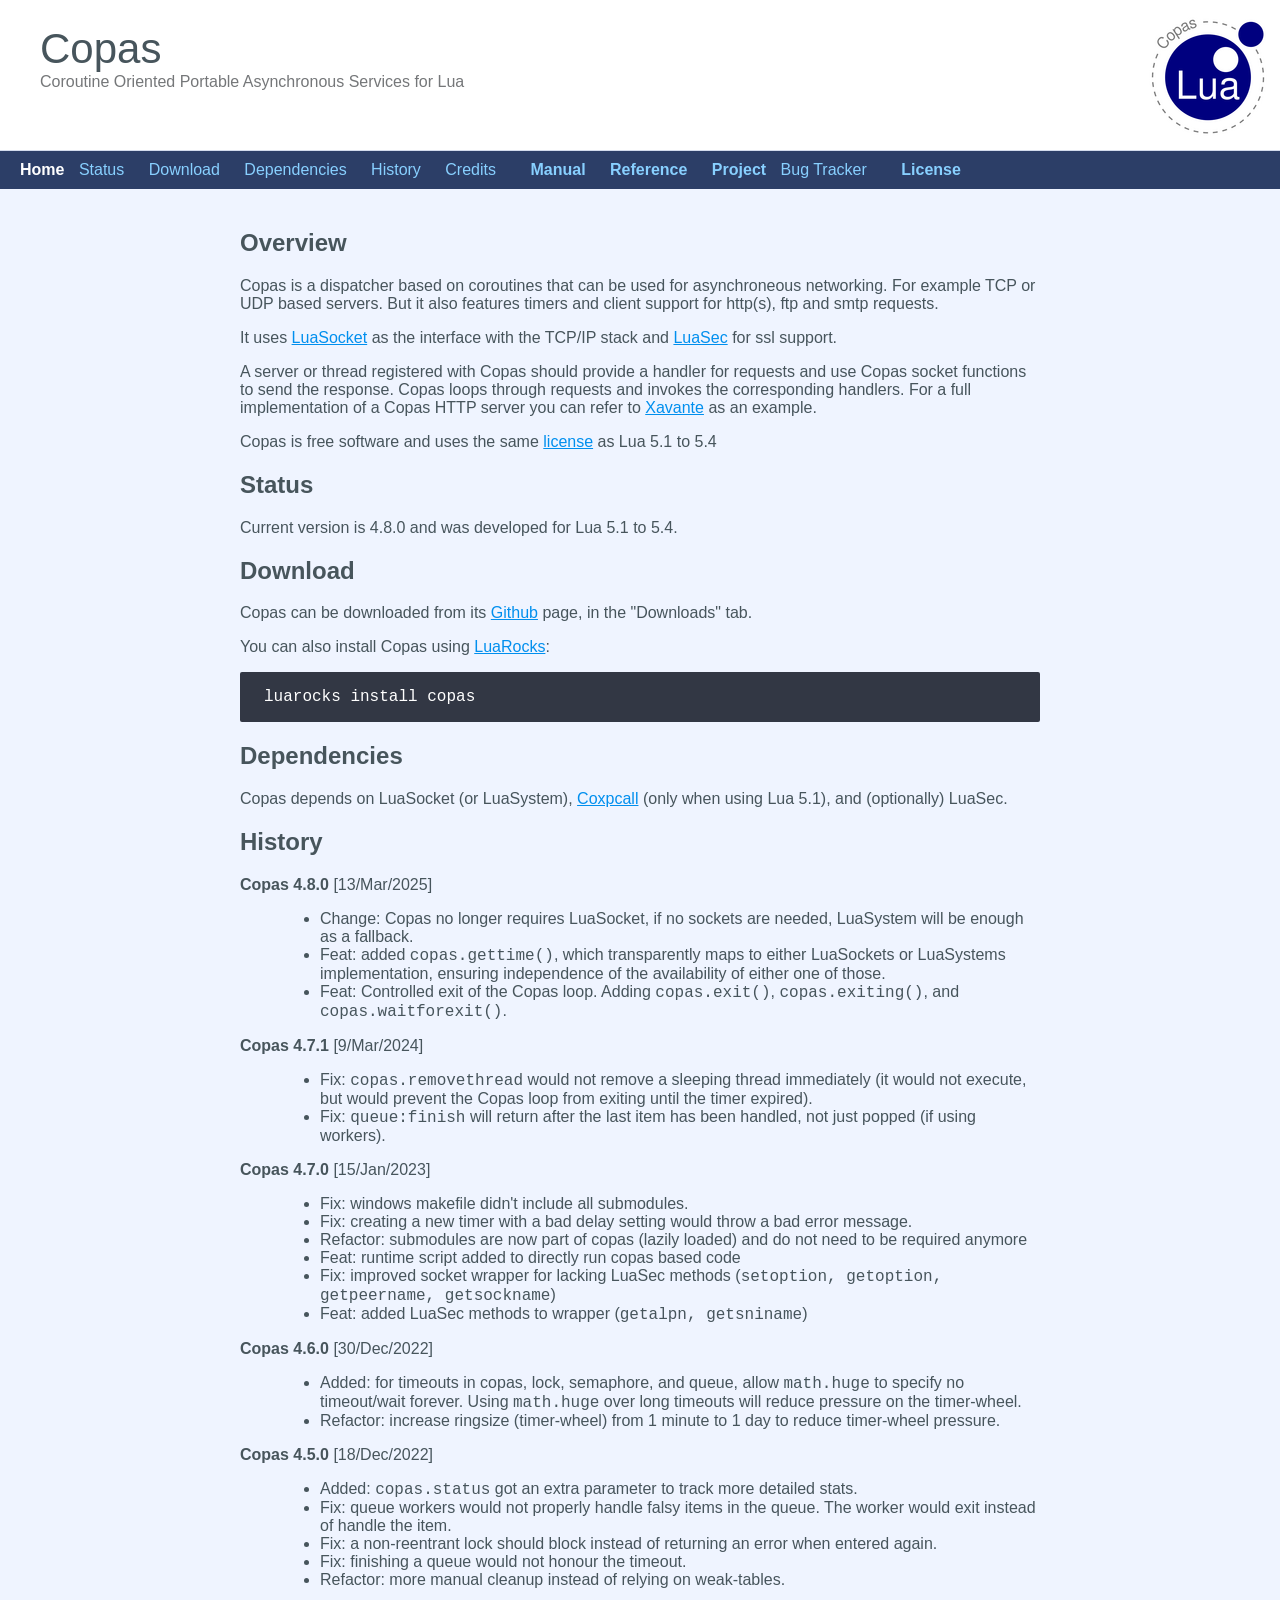
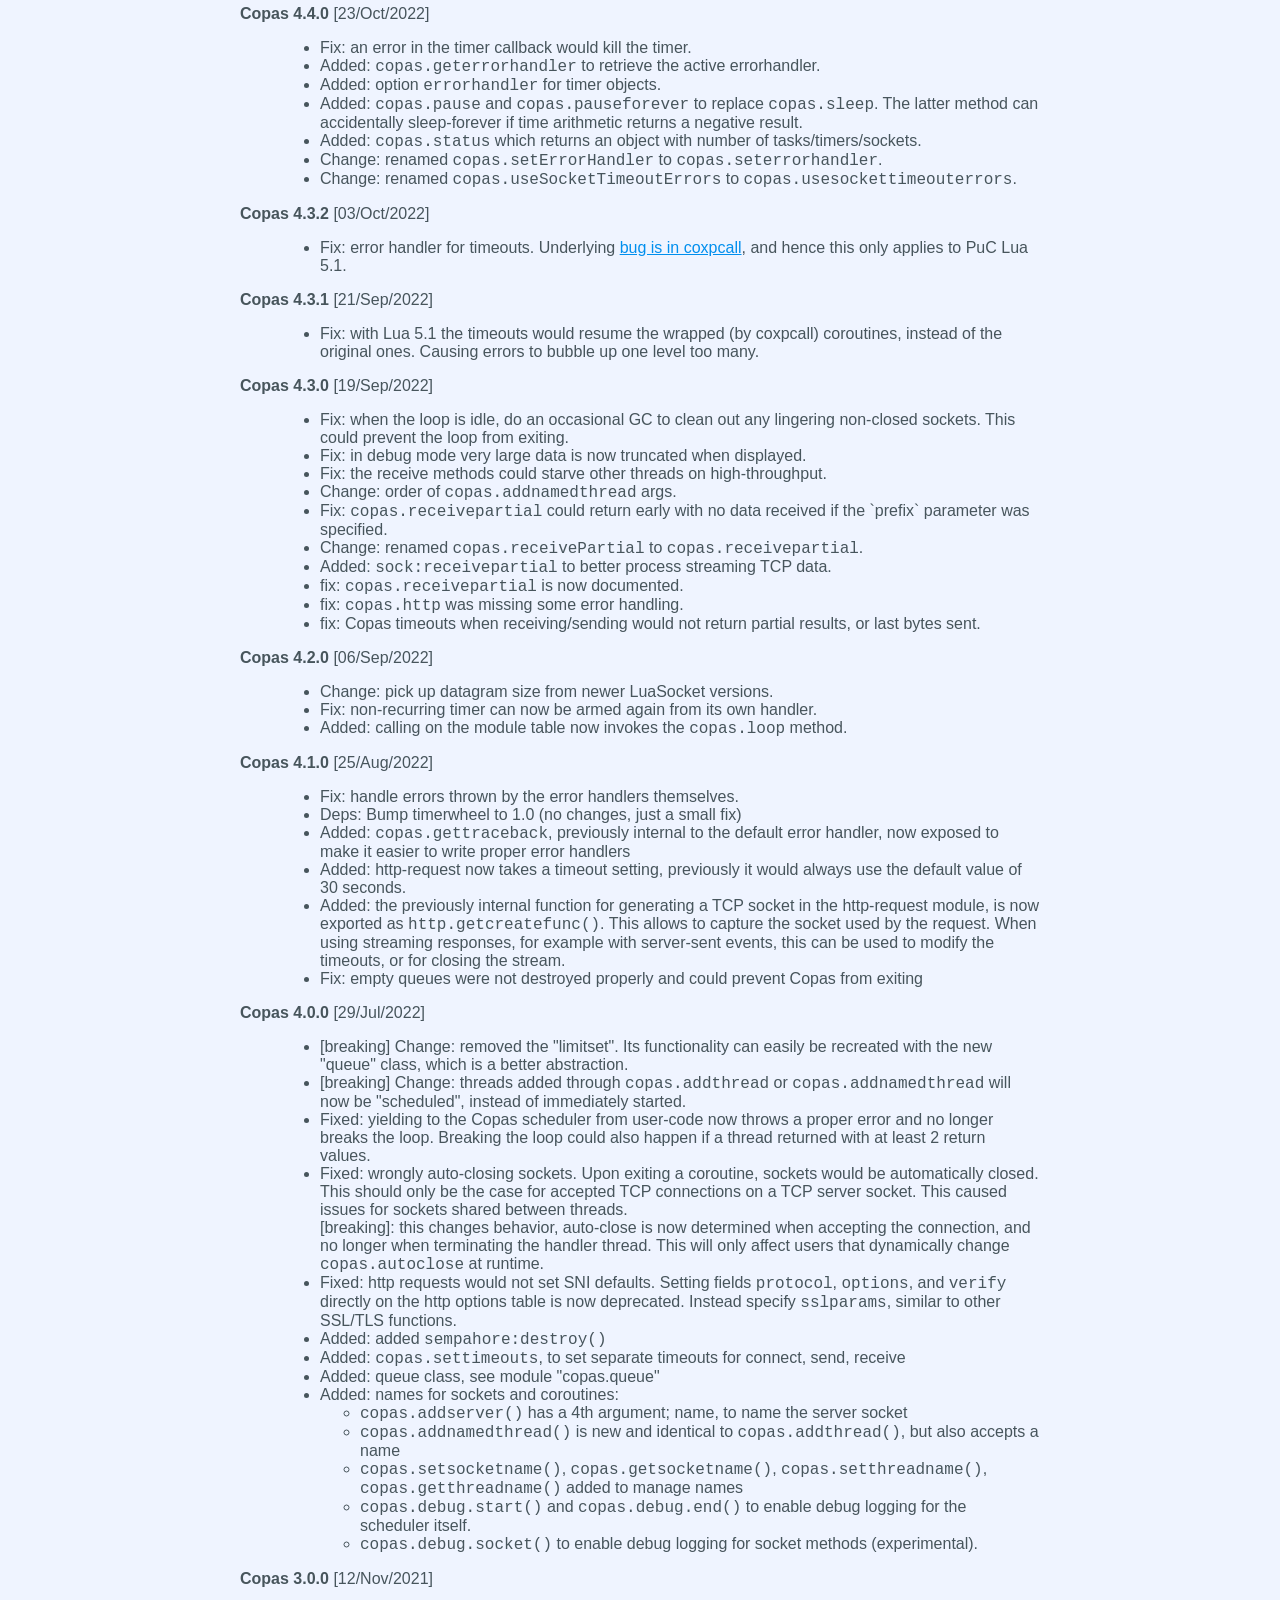
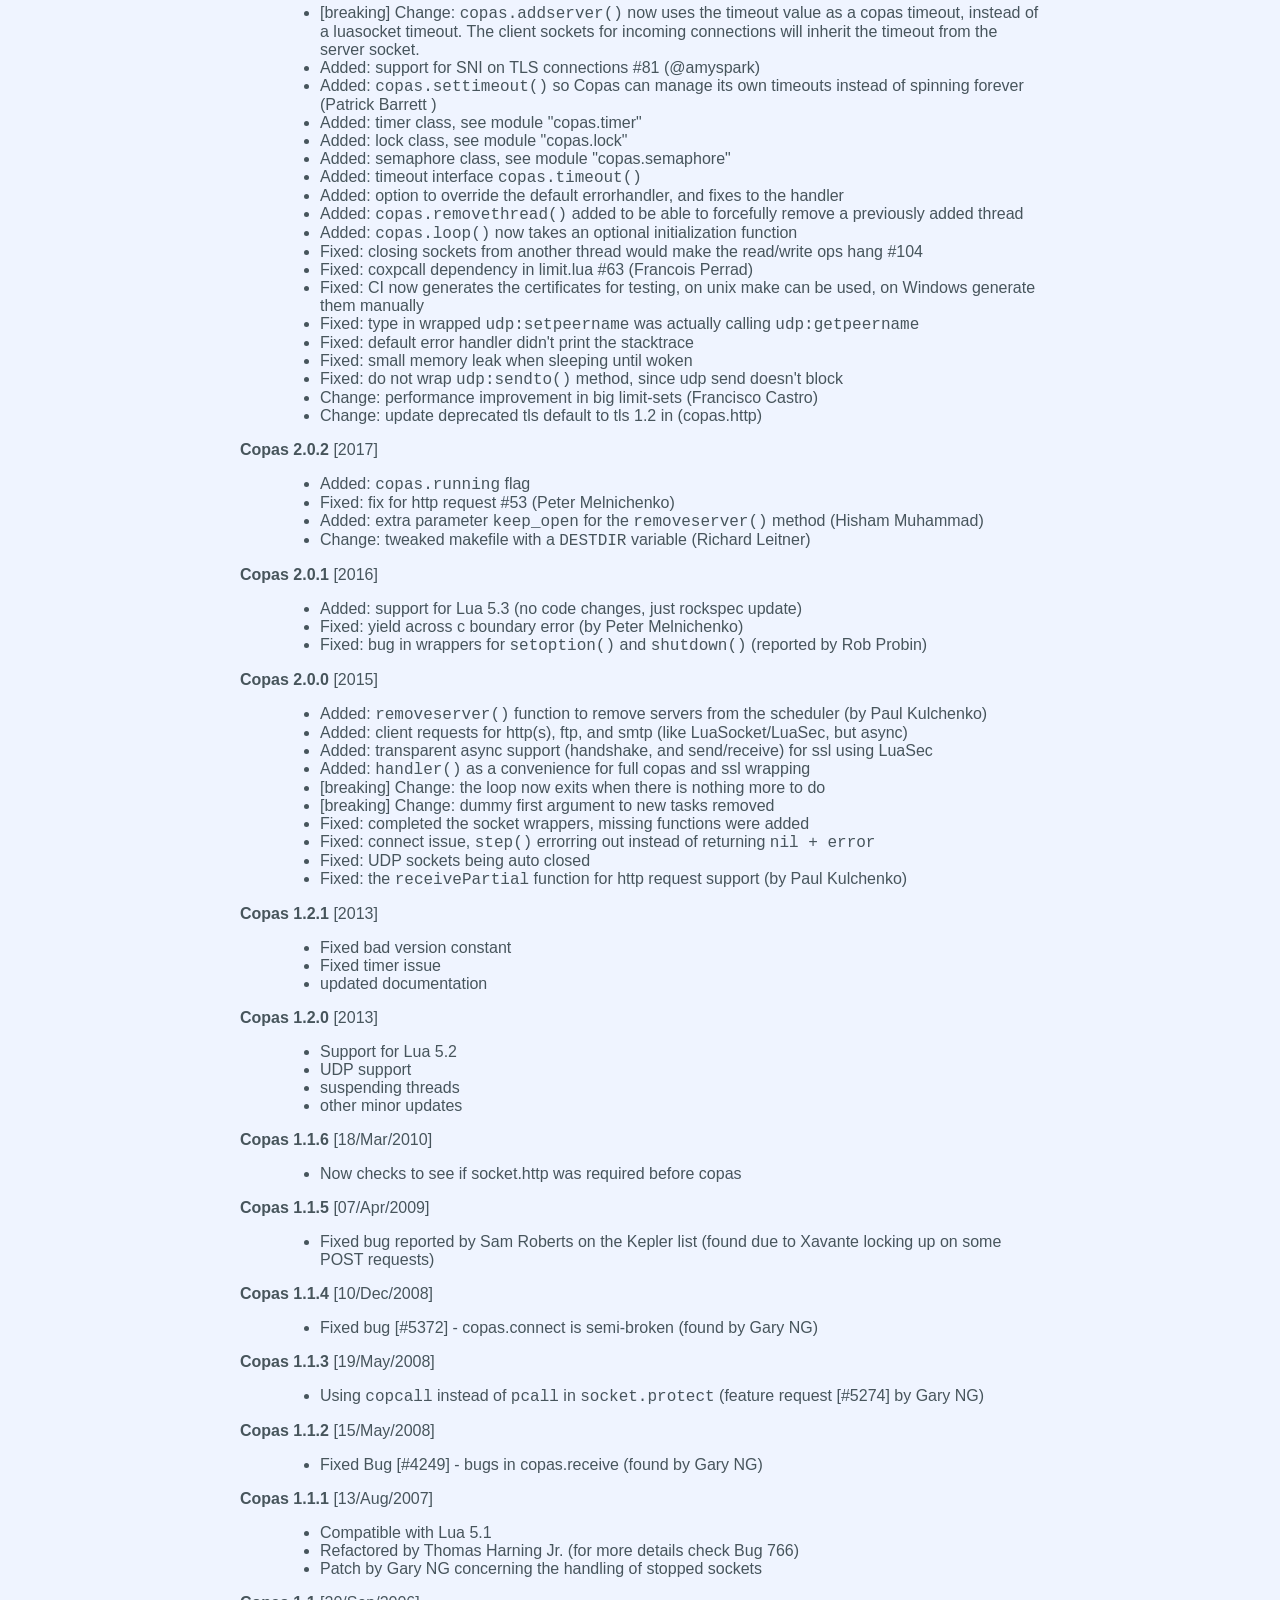
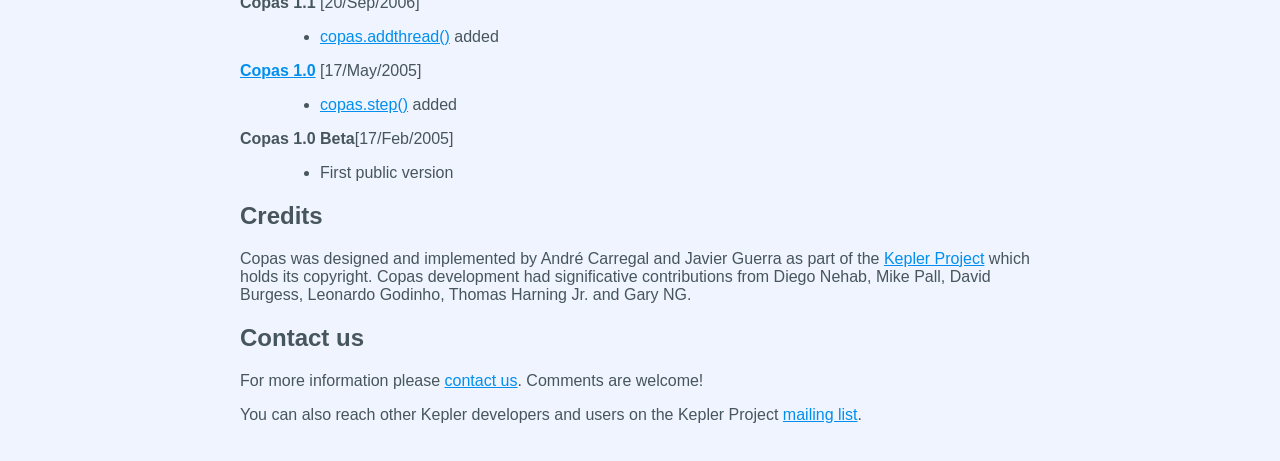
<file: lib/luarocks/rocks-5.4/copas/4.8.0-1/docs/index.html>
<!DOCTYPE html PUBLIC "-//W3C//DTD XHTML 1.0 Strict//EN"
   "http://www.w3.org/TR/xhtml1/DTD/xhtml1-strict.dtd">
<html xmlns="http://www.w3.org/1999/xhtml" xml:lang="en" lang="en">
<head>
    <title>Copas - Coroutine Oriented Portable Asynchronous Services for Lua</title>
    <link rel="stylesheet" href="doc.css" type="text/css"/>
	<meta http-equiv="Content-Type" content="text/html; charset=UTF-8"/>
</head>
<body>
<div id="container">

<div id="product">
	<div id="product_logo"><a href="http://www.keplerproject.org">
		<img alt="Copas logo" src="copas.png"/>
	</a></div>
	<div id="product_name"><big><strong>Copas</strong></big></div>
	<div id="product_description">Coroutine Oriented Portable Asynchronous Services for Lua</div>
</div> <!-- id="product" -->


<div id="main">

<div id="navigation">
<h1>Copas</h1>
<ul>
    <li><strong>Home</strong>
        <ul>
            <li><a href="index.html#status">Status</a></li>
            <li><a href="index.html#download">Download</a></li>
            <li><a href="index.html#dependencies">Dependencies</a></li>
            <li><a href="index.html#history">History</a></li>
            <li><a href="index.html#credits">Credits</a></li>
        </ul>
    </li>
    <li><a href="manual.html">Manual</a>
    </li>
    <li><a href="reference.html">Reference</a></li>
    <li><a href="http://github.com/lunarmodules/copas/">Project</a>
        <ul>
            <li><a href="http://github.com/lunarmodules/copas/issues">Bug Tracker</a></li>
        </ul>
    </li>
    <li><a href="license.html">License</a></li>
</ul>
</div> <!-- id="navigation" -->

<div id="content">

<h2><a name="over"></a>Overview</h2>

<p>
Copas is a dispatcher based on coroutines that can be used for asynchroneous
networking. For example TCP or UDP based servers. But it also features timers
and client support for http(s), ftp and smtp requests.
</p>

<p>
It uses <a href="http://www.cs.princeton.edu/~diego/professional/luasocket/">LuaSocket</a>
as the interface with the TCP/IP stack and <a href="https://github.com/brunoos/luasec">LuaSec</a> for ssl
support.
</p>

<p>
A server or thread registered with Copas should provide a handler for requests and use
Copas socket functions to send the response.
Copas loops through requests and invokes the corresponding handlers.
For a full implementation of a Copas HTTP server you can refer to
<a href="http://keplerproject.github.io/xavante">Xavante</a> as an example.
</p>

<p>Copas is free software and uses the same <a href="license.html">license</a>
as Lua 5.1 to 5.4</p>


<h2><a name="status"></a>Status</h2>

<p>Current version is 4.8.0 and was developed for Lua 5.1 to 5.4.</p>

<h2><a name="download"></a>Download</h2>

<p>
Copas can be downloaded from its
<a href="http://github.com/lunarmodules/copas">Github</a> page, in
  the "Downloads" tab.
</p>

<p>You can also install Copas using <a href="http://www.luarocks.org">LuaRocks</a>:</p>

<pre class="example">
luarocks install copas
</pre>


<h2><a name="dependencies"></a>Dependencies</h2>

<p>Copas depends on LuaSocket (or LuaSystem), <a href="http://keplerproject.github.io/coxpcall/">Coxpcall</a>
(only when using Lua 5.1), and (optionally) LuaSec.</p>

<h2><a name="history"></a>History</h2>

<dl class="history">
    <dt><strong>Copas 4.8.0</strong> [13/Mar/2025]</dt>
	<dd><ul>
        <li>Change: Copas no longer requires LuaSocket, if no sockets are needed, LuaSystem will be enough as a fallback.</li>
        <li>Feat: added <code>copas.gettime()</code>, which transparently maps to either LuaSockets or
        LuaSystems implementation, ensuring independence of the availability of either one of those.</li>
        <li>Feat: Controlled exit of the Copas loop. Adding <code>copas.exit()</code>, <code>copas.exiting()</code>, and
        <code>copas.waitforexit()</code>.</li>
    </ul></dd>

    <dt><strong>Copas 4.7.1</strong> [9/Mar/2024]</dt>
	<dd><ul>
        <li>Fix: <code>copas.removethread</code> would not remove a sleeping thread immediately (it would not execute, but
        would prevent the Copas loop from exiting until the timer expired).</li>
        <li>Fix: <code>queue:finish</code> will return after the last item has been handled, not just popped
        (if using workers).</li>
    </ul></dd>

    <dt><strong>Copas 4.7.0</strong> [15/Jan/2023]</dt>
	<dd><ul>
        <li>Fix: windows makefile didn't include all submodules.</li>
        <li>Fix: creating a new timer with a bad delay setting would throw a bad error message.</li>
        <li>Refactor: submodules are now part of copas (lazily loaded) and do not need to be required anymore</li>
        <li>Feat: runtime script added to directly run copas based code</li>
        <li>Fix: improved socket wrapper for lacking LuaSec methods (<code>setoption, getoption, getpeername, getsockname</code>)</li>
        <li>Feat: added LuaSec methods to wrapper (<code>getalpn, getsniname</code>)</li>
    </ul></dd>

    <dt><strong>Copas 4.6.0</strong> [30/Dec/2022]</dt>
	<dd><ul>
        <li>Added: for timeouts in copas, lock, semaphore, and queue, allow <code>math.huge</code>
        to specify no timeout/wait forever. Using <code>math.huge</code> over long timeouts will
        reduce pressure on the timer-wheel.</li>
        <li>Refactor: increase ringsize (timer-wheel) from 1 minute to 1 day to reduce timer-wheel pressure.</li>
    </ul></dd>

    <dt><strong>Copas 4.5.0</strong> [18/Dec/2022]</dt>
	<dd><ul>
        <li>Added: <code>copas.status</code> got an extra parameter to track more detailed stats.</li>
        <li>Fix: queue workers would not properly handle falsy items in the queue. The worker would
        exit instead of handle the item.</li>
        <li>Fix: a non-reentrant lock should block instead of returning an error when entered again.</li>
        <li>Fix: finishing a queue would not honour the timeout.</li>
        <li>Refactor: more manual cleanup instead of relying on weak-tables.</li>
    </ul></dd>

    <dt><strong>Copas 4.4.0</strong> [23/Oct/2022]</dt>
	<dd><ul>
        <li>Fix: an error in the timer callback would kill the timer.</li>
        <li>Added: <code>copas.geterrorhandler</code> to retrieve the active errorhandler.</li>
        <li>Added: option <code>errorhandler</code> for timer objects.</li>
        <li>Added: <code>copas.pause</code> and <code>copas.pauseforever</code> to replace <code>copas.sleep</code>. The latter
        method can accidentally sleep-forever if time arithmetic returns a negative result.</li>
        <li>Added: <code>copas.status</code> which returns an object with number of tasks/timers/sockets.</li>
        <li>Change: renamed <code>copas.setErrorHandler</code> to <code>copas.seterrorhandler</code>.</li>
        <li>Change: renamed <code>copas.useSocketTimeoutErrors</code> to <code>copas.usesockettimeouterrors</code>.</li>
    </ul></dd>

    <dt><strong>Copas 4.3.2</strong> [03/Oct/2022]</dt>
	<dd><ul>
        <li>Fix: error handler for timeouts. Underlying <a href="https://github.com/keplerproject/coxpcall/issues/18">
        bug is in coxpcall</a>, and hence this only applies to PuC Lua 5.1.</li>
    </ul></dd>

    <dt><strong>Copas 4.3.1</strong> [21/Sep/2022]</dt>
	<dd><ul>
        <li>Fix: with Lua 5.1 the timeouts would resume the wrapped (by coxpcall)
        coroutines, instead of the original ones. Causing errors to bubble up one
        level too many.
        </li>
    </ul></dd>

    <dt><strong>Copas 4.3.0</strong> [19/Sep/2022]</dt>
	<dd><ul>
        <li>Fix: when the loop is idle, do an occasional GC to clean out any lingering
        non-closed sockets. This could prevent the loop from exiting.</li>
        <li>Fix: in debug mode very large data is now truncated when displayed.</li>
        <li>Fix: the receive methods could starve other threads on high-throughput.</li>
        <li>Change: order of <code>copas.addnamedthread</code> args.</li>
        <li>Fix: <code>copas.receivepartial</code> could return early with no data received
        if the `prefix` parameter was specified.</li>
        <li>Change: renamed <code>copas.receivePartial</code> to <code>copas.receivepartial</code>.</li>
        <li>Added: <code>sock:receivepartial</code> to better process streaming TCP data.</li>
        <li>fix: <code>copas.receivepartial</code> is now documented.</li>
        <li>fix: <code>copas.http</code> was missing some error handling.</li>
        <li>fix: Copas timeouts when receiving/sending would not return partial results,
        or last bytes sent.</li>
    </ul></dd>

    <dt><strong>Copas 4.2.0</strong> [06/Sep/2022]</dt>
	<dd><ul>
        <li>Change: pick up datagram size from newer LuaSocket versions.</li>
        <li>Fix: non-recurring timer can now be armed again from its own handler.</li>
        <li>Added: calling on the module table now invokes the <code>copas.loop</code> method.</li>
	</ul></dd>

    <dt><strong>Copas 4.1.0</strong> [25/Aug/2022]</dt>
	<dd><ul>
        <li>Fix: handle errors thrown by the error handlers themselves.</li>
        <li>Deps: Bump timerwheel to 1.0 (no changes, just a small fix)</li>
        <li>Added: <code>copas.gettraceback</code>, previously internal to the default error handler,
        now exposed to make it easier to write proper error handlers</li>
        <li>Added: http-request now takes a timeout setting, previously it would always use the default value
        of 30 seconds.</li>
        <li>Added: the previously internal function for generating a TCP socket in the http-request module,
        is now exported as <code>http.getcreatefunc()</code>. This allows to capture the socket used by the
        request. When using streaming responses, for example with server-sent events, this can be used to modify
        the timeouts, or for closing the stream.</li>
        <li>Fix: empty queues were not destroyed properly and could prevent Copas from exiting</li>
	</ul></dd>

    <dt><strong>Copas 4.0.0</strong> [29/Jul/2022]</dt>
	<dd><ul>
        <li>[breaking] Change: removed the "limitset". Its functionality can easily be recreated with
        the new "queue" class, which is a better abstraction.</li>
        <li>[breaking] Change: threads added through <code>copas.addthread</code> or
        <code>copas.addnamedthread</code> will now be "scheduled", instead of immediately started.</li>
        <li>Fixed: yielding to the Copas scheduler from user-code now throws a proper error and
        no longer breaks the loop. Breaking the loop could also happen if a thread returned with
        at least 2 return values.</li>
        <li>Fixed: wrongly auto-closing sockets. Upon exiting a coroutine, sockets would be automatically
        closed. This should only be the case for accepted TCP connections on a TCP server socket. This caused issues
        for sockets shared between threads.<br />
        [breaking]: this changes behavior, auto-close is now determined when accepting the connection, and no longer when
        terminating the handler thread. This will only affect users that dynamically change <code>copas.autoclose</code>
        at runtime.</li>
        <li>Fixed: http requests would not set SNI defaults. Setting fields <code>protocol</code>,
        <code>options</code>, and <code>verify</code> directly on the http options table is now deprecated. Instead
        specify <code>sslparams</code>, similar to other SSL/TLS functions.</li>
        <li>Added: added <code>sempahore:destroy()</code></li>
        <li>Added: <code>copas.settimeouts</code>, to set separate timeouts for connect, send, receive</li>
        <li>Added: queue class, see module "copas.queue"</li>
        <li>Added: names for sockets and coroutines:
            <ul>
                <li><code>copas.addserver()</code> has a 4th argument; name, to name the server socket</li>
                <li><code>copas.addnamedthread()</code> is new and identical to <code>copas.addthread()</code>,
                but also accepts a name</li>
                <li><code>copas.setsocketname()</code>, <code>copas.getsocketname()</code>,
                <code>copas.setthreadname()</code>, <code>copas.getthreadname()</code> added to manage names</li>
                <li><code>copas.debug.start()</code> and <code>copas.debug.end()</code> to enable debug
                logging for the scheduler itself.</li>
                <li><code>copas.debug.socket()</code> to enable debug logging for socket methods (experimental).</li>
            </ul>
        </li>
	</ul></dd>

    <dt><strong>Copas 3.0.0</strong> [12/Nov/2021]</dt>
	<dd><ul>
        <li>[breaking] Change: <code>copas.addserver()</code> now uses the timeout value as a copas timeout,
            instead of a luasocket timeout. The client sockets for incoming connections will
            inherit the timeout from the server socket.</li>
        <li>Added: support for SNI on TLS connections #81 (@amyspark)</li>
        <li>Added: <code>copas.settimeout()</code> so Copas can manage its own timeouts instead of spinning forever (Patrick Barrett )</li>
        <li>Added: timer class, see module "copas.timer"</li>
        <li>Added: lock class, see module "copas.lock"</li>
        <li>Added: semaphore class, see module "copas.semaphore"</li>
        <li>Added: timeout interface <code>copas.timeout()</code></li>
        <li>Added: option to override the default errorhandler, and fixes to the handler</li>
        <li>Added: <code>copas.removethread()</code> added to be able to forcefully remove a previously added thread</li>
        <li>Added: <code>copas.loop()</code> now takes an optional initialization function</li>
        <li>Fixed: closing sockets from another thread would make the read/write ops hang #104</li>
        <li>Fixed: coxpcall dependency in limit.lua #63 (Francois Perrad)</li>
        <li>Fixed: CI now generates the certificates for testing, on unix make can be used, on Windows generate them manually</li>
        <li>Fixed: type in wrapped <code>udp:setpeername</code> was actually calling <code>udp:getpeername</code></li>
        <li>Fixed: default error handler didn't print the stacktrace</li>
        <li>Fixed: small memory leak when sleeping until woken</li>
        <li>Fixed: do not wrap <code>udp:sendto()</code> method, since udp send doesn't block</li>
        <li>Change: performance improvement in big limit-sets (Francisco Castro)</li>
        <li>Change: update deprecated tls default to tls 1.2 in (copas.http)</li>
	</ul></dd>

    <dt><strong>Copas 2.0.2</strong> [2017]</dt>
	<dd><ul>
		<li>Added: <code>copas.running</code> flag</li>
                <li>Fixed: fix for http request #53 (Peter Melnichenko)</li>
                <li>Added: extra parameter <code>keep_open</code> for the <code>removeserver()</code> method (Hisham Muhammad)</li>
                <li>Change: tweaked makefile with a <code>DESTDIR</code> variable (Richard Leitner)</li>
	</ul></dd>

    <dt><strong>Copas 2.0.1</strong> [2016]</dt>
	<dd><ul>
		<li>Added: support for Lua 5.3 (no code changes, just rockspec update)</li>
                <li>Fixed: yield across c boundary error (by Peter Melnichenko)</li>
                <li>Fixed: bug in wrappers for <code>setoption()</code> and <code>shutdown()</code> (reported by Rob Probin)</li>
	</ul></dd>

    <dt><strong>Copas 2.0.0</strong> [2015]</dt>
	<dd><ul>
		<li>Added: <code>removeserver()</code> function to remove servers from the scheduler (by Paul Kulchenko)</li>
		<li>Added: client requests for http(s), ftp, and smtp (like LuaSocket/LuaSec, but async)</li>
		<li>Added: transparent async support (handshake, and send/receive) for ssl using LuaSec</li>
                <li>Added: <code>handler()</code> as a convenience for full copas and ssl wrapping</li>
                <li>[breaking] Change: the loop now exits when there is nothing more to do</li>
                <li>[breaking] Change: dummy first argument to new tasks removed</li>
                <li>Fixed: completed the socket wrappers, missing functions were added</li>
                <li>Fixed: connect issue, <code>step()</code> errorring out instead of returning <code>nil + error</code></li>
		<li>Fixed: UDP sockets being auto closed</li>
		<li>Fixed: the <code>receivePartial</code> function for http request support (by Paul Kulchenko)</li>
	</ul></dd>

    <dt><strong>Copas 1.2.1</strong> [2013]</dt>
	<dd><ul>
		<li>Fixed bad version constant</li>
		<li>Fixed timer issue</li>
		<li>updated documentation</li>
	</ul></dd>

    <dt><strong>Copas 1.2.0</strong> [2013]</dt>
	<dd><ul>
		<li>Support for Lua 5.2</li>
		<li>UDP support</li>
		<li>suspending threads</li>
		<li>other minor updates</li>
	</ul></dd>

    <dt><strong>Copas 1.1.6</strong> [18/Mar/2010]</dt>
	<dd><ul>
		<li>Now checks to see if socket.http was required before copas
		</li>
	</ul></dd>

	<dt><strong>Copas 1.1.5</strong> [07/Apr/2009]</dt>
	<dd><ul>
		<li>Fixed bug reported by Sam Roberts on the
			Kepler list
			(found due to Xavante locking up on some POST requests)
		</li>
	</ul></dd>

    <dt><strong>Copas 1.1.4</strong> [10/Dec/2008]</dt>
	<dd><ul>
		<li>Fixed bug [#5372]
		- copas.connect is semi-broken (found by Gary NG)</li>
	</ul></dd>

    <dt><strong>Copas 1.1.3</strong> [19/May/2008]</dt>
	<dd><ul>
		<li>Using <code>copcall</code> instead of <code>pcall</code> in <code>socket.protect</code>
		(feature request [#5274] by Gary NG)</li>
	</ul></dd>

    <dt><strong>Copas 1.1.2</strong> [15/May/2008]</dt>
	<dd><ul>
		<li>Fixed Bug [#4249]
		- bugs in copas.receive (found by Gary NG)</li>
	</ul></dd>

    <dt><strong>Copas 1.1.1</strong> [13/Aug/2007]</dt>
    <dd>
    <ul>
        <li>Compatible with Lua 5.1</li>
        <li>Refactored by Thomas Harning Jr. (for more details check
        Bug 766)</li>
        <li>Patch by Gary NG concerning the handling of stopped sockets</li>
    </ul>

    </dd>

    <dt><strong>Copas 1.1</strong> [20/Sep/2006]</dt>
    <dd><ul>
		<li><a href="reference.html">copas.addthread()</a> added</li>
	</ul></dd>

    <dt><strong><a href="http://www.keplerproject.org/copas/1.0">Copas 1.0</a></strong> [17/May/2005]</dt>
    <dd><ul>
		<li><a href="reference.html">copas.step()</a> added</li>
	</ul></dd>

    <dt><strong>Copas 1.0 Beta</strong>[17/Feb/2005]</dt>
    <dd><ul>
		<li>First public version</li>
	</ul></dd>
</dl>

<h2><a name="credits"></a>Credits</h2>

<p>Copas was designed and implemented by Andr&eacute; Carregal and
Javier Guerra as part of the
<a href="http://www.keplerproject.org">Kepler Project</a> which
holds its copyright. Copas development had significative contributions from Diego Nehab,
Mike Pall, David Burgess, Leonardo Godinho, Thomas Harning Jr. and Gary NG.</p>


<h2><a name="contact"></a>Contact us</h2>

<p>For more information please
<a href="mailto:info-NO-SPAM-THANKS@keplerproject.org">contact us</a>.
Comments are welcome!</p>

<p>
You can also reach other Kepler developers and users on the Kepler Project
<a href="https://groups.google.com/forum/#!forum/kepler-project">mailing list</a>.
</p>

</div> <!-- id="content" -->

</div> <!-- id="main" -->

<div id="about">
	<p><a href="http://validator.w3.org/check?uri=referer">Valid XHTML 1.0!</a></p>
</div> <!-- id="about" -->

</div> <!-- id="container" -->
</body>
</html>
</file>
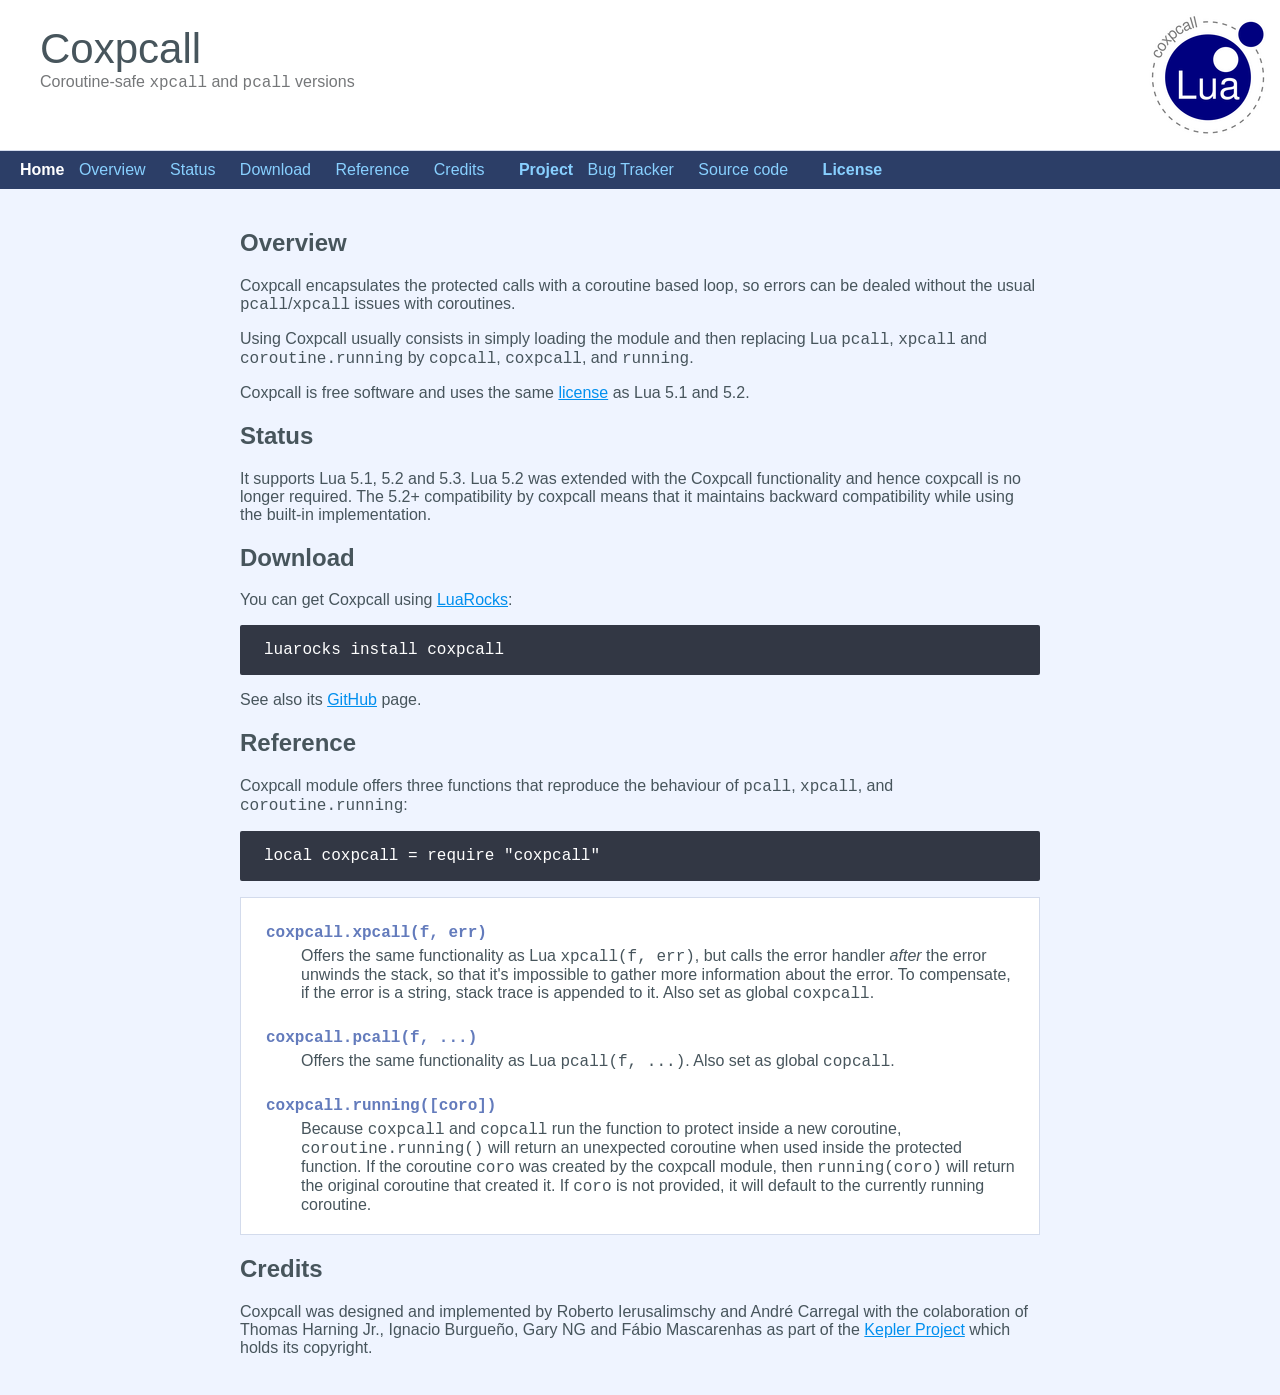
<file: lib/luarocks/rocks-5.4/coxpcall/1.17.0-1/doc/index.html>
<!DOCTYPE html PUBLIC "-//W3C//DTD XHTML 1.0 Strict//EN"
   "http://www.w3.org/TR/xhtml1/DTD/xhtml1-strict.dtd">
<html xmlns="http://www.w3.org/1999/xhtml" xml:lang="en" lang="en">

<head>
	<title>Coxpcall -  Coroutine Safe xpcall and pcall</title>
	<link rel="stylesheet" href="doc.css" type="text/css"/>
	<meta http-equiv="Content-Type" content="text/html; charset=UTF-8"/>
</head>

<body>

<div id="container">

<div id="product">
	<div id="product_logo"><a href="http://keplerproject.github.io/coxpcall/">
		<img alt="coxpcall logo" src="coxpcall.png" width="128" height="128"/></a>
	</div>
	<div id="product_name"><big><strong>Coxpcall</strong></big></div>
	<div id="product_description">Coroutine-safe <code>xpcall</code> and <code>pcall</code> versions</div>
</div> <!-- id="product" -->

<div id="main">

<div id="navigation">
<h1>Coxpcall</h1>
	<ul>
		<li><strong>Home</strong>
		<ul>
			<li><a href="index.html#over">Overview</a></li>
			<li><a href="index.html#status">Status</a></li>
			<li><a href="index.html#download">Download</a></li>
			<li><a href="index.html#reference">Reference</a></li>
			<li><a href="index.html#credits">Credits</a></li>
		</ul>
		</li>
		<li><a href="http://keplerproject.github.io/coxpcall/">Project</a>
		<ul>
			<li><a href="https://github.com/keplerproject/coxpcall/issues">Bug Tracker</a></li>
			<li><a href="https://github.com/keplerproject/coxpcall">Source code</a></li>
		</ul>
		</li>
		<li><a href="license.html">License</a></li>
	</ul>
</div> <!-- id="navigation" -->

<div id="content">

<h2><a name="over"></a>Overview</h2>

<p>Coxpcall encapsulates the protected calls with a coroutine based loop,
so errors can be dealed without the usual <code>pcall</code>/<code>xpcall</code>
issues with coroutines.
</p>

<p>Using Coxpcall usually consists in simply loading the module and then
replacing Lua <code>pcall</code>, <code>xpcall</code> and <code>coroutine.running</code> 
by <code>copcall</code>, <code>coxpcall</code>, and <code>running</code>.</p>

<p>Coxpcall is free software and uses the same
<a href="license.html">license</a> as Lua 5.1 and 5.2.
</p>

<h2><a name="status"></a>Status</h2>

<p>It supports Lua 5.1, 5.2 and 5.3. Lua 5.2 was extended with the Coxpcall 
functionality and hence coxpcall is no longer required. The
5.2+ compatibility by coxpcall means that it maintains backward compatibility
while using the built-in implementation.</p>

<h2><a name="download"></a>Download</h2>

<p>
You can get Coxpcall using <a href="http://luarocks.org">LuaRocks</a>:
</p>

<pre class="example">
luarocks install coxpcall
</pre>

<p>
See also its 
<a href="https://github.com/keplerproject/coxpcall">GitHub</a> page.
</p>

<h2><a name="reference"></a>Reference</h2>

<p>Coxpcall module offers three functions that reproduce the behaviour of
<code>pcall</code>, <code>xpcall</code>, and  <code>coroutine.running</code>:</p>

<pre class="example">
local coxpcall = require "coxpcall"
</pre>

<dl class="reference">
	<dt><strong><code>coxpcall.xpcall(f, err)</code></strong></dt>
	<dd>Offers the same functionality as Lua <code>xpcall(f, err)</code>,
	but calls the error handler <em>after</em> the error unwinds the stack,
	so that it's impossible to gather more information about the error.
	To compensate, if the error is a string, stack trace is appended to it.
	Also set as global <code>coxpcall</code>.</dd>
	
	<dt><strong><code>coxpcall.pcall(f, ...)</code></strong></dt>
	<dd>Offers the same functionality as Lua <code>pcall(f, ...)</code>.
	Also set as global <code>copcall</code>.</dd>

	<dt><strong><code>coxpcall.running([coro])</code></strong></dt>
        <dd>Because <code>coxpcall</code> and <code>copcall</code> run the function to protect 
        inside a new coroutine, <code>coroutine.running()</code> will return an unexpected
        coroutine when used inside the protected function. If the coroutine <code>coro</code> was 
        created by the coxpcall module, then <code>running(coro)</code> will return the original 
        coroutine that created it. If <code>coro</code> is not provided, it will default to the
        currently running coroutine.</dd>
</dl>

<h2><a name="credits"></a>Credits</h2>

<p>
Coxpcall was designed and implemented by Roberto Ierusalimschy and
Andr&eacute; Carregal with the colaboration of Thomas Harning Jr., Ignacio Burgue&ntilde;o,
Gary NG and F&aacute;bio Mascarenhas as part of the
<a href="https://github.com/keplerproject">Kepler Project</a> which holds its copyright.
</p>

</div> <!-- id="content" -->

</div> <!-- id="main" -->

<div id="about">
	<p><a href="http://validator.w3.org/check?uri=referer">Valid XHTML 1.0!</a></p>
</div> <!-- id="about" -->

</div> <!-- id="container" -->
</body>
</html>
</file>
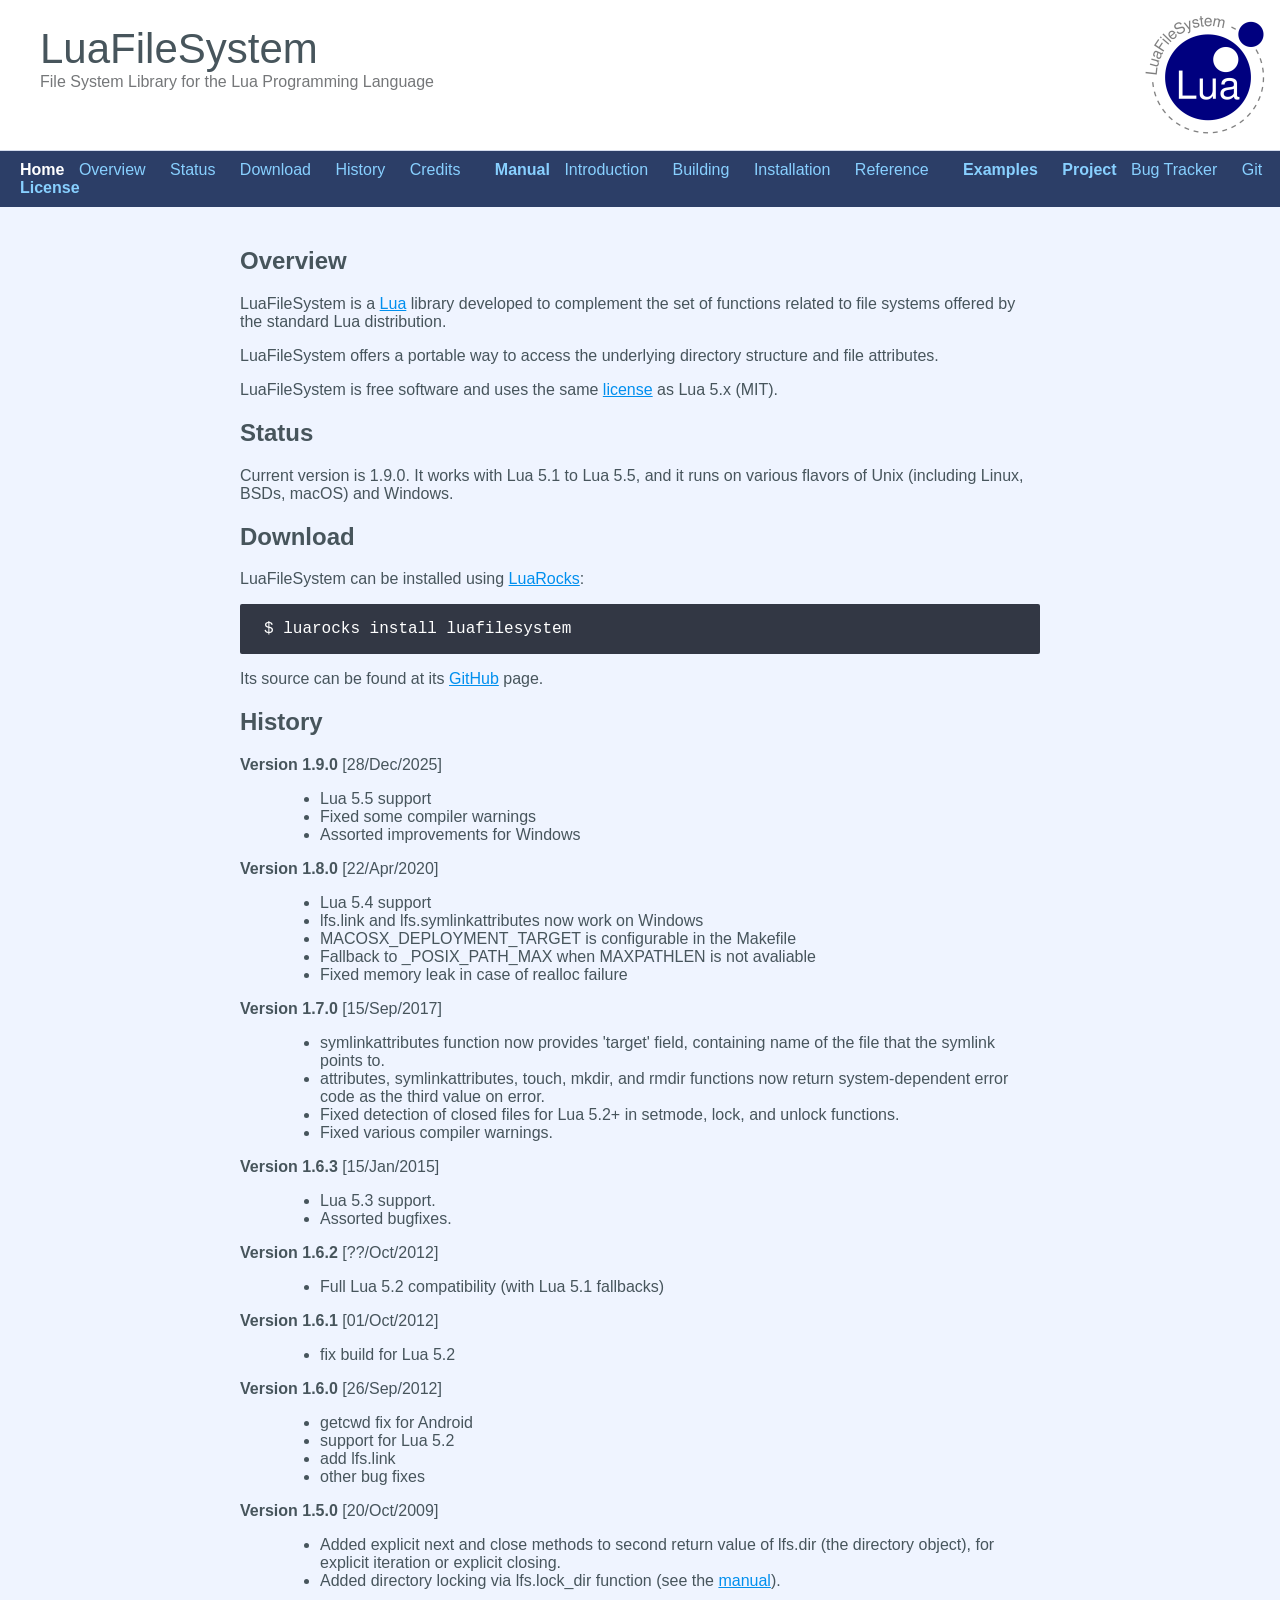
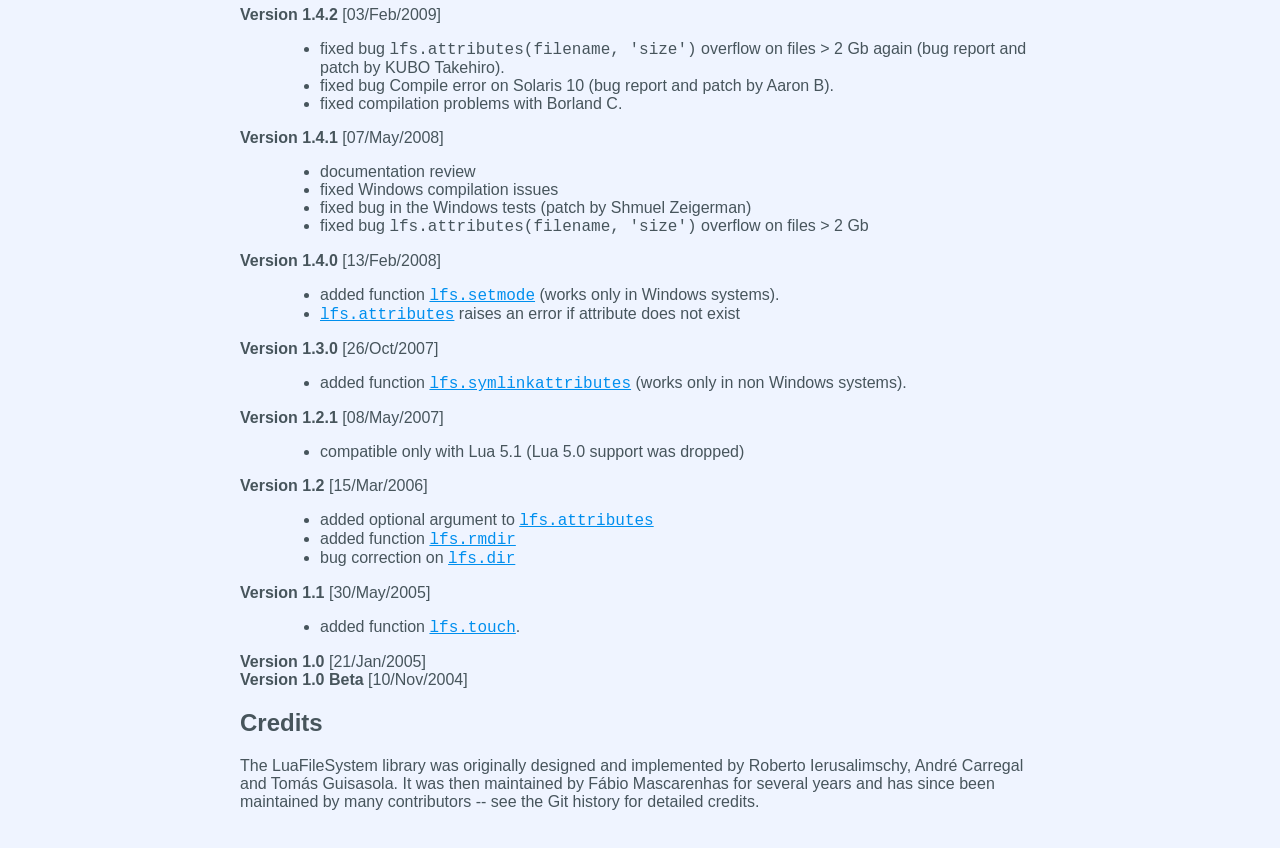
<file: lib/luarocks/rocks-5.4/luafilesystem/1.9.0-1/docs/index.html>
<!DOCTYPE html PUBLIC "-//W3C//DTD XHTML 1.0 Strict//EN"
   "http://www.w3.org/TR/xhtml1/DTD/xhtml1-strict.dtd">
<html xmlns="http://www.w3.org/1999/xhtml" xml:lang="en" lang="en">
<head>
	<title>LuaFileSystem</title>
    <link rel="stylesheet" href="doc.css" type="text/css"/>
	<meta http-equiv="Content-Type" content="text/html; charset=UTF-8"/>
</head>

<body>

<div id="container">

<div id="product">
	<div id="product_logo">
        <a href="http://lunarmodules.github.io/luafilesystem">
		<img alt="LuaFileSystem" src="luafilesystem.png"/>
	    </a>
    </div>
	<div id="product_name"><big><strong>LuaFileSystem</strong></big></div>
	<div id="product_description">File System Library for the Lua Programming Language</div>
</div> <!-- id="product" -->

<div id="main">
	
<div id="navigation">
<h1>LuaFileSystem</h1>
	<ul>
		<li><strong>Home</strong>
			<ul> 
				<li><a href="index.html#overview">Overview</a></li>
				<li><a href="index.html#status">Status</a></li>
				<li><a href="index.html#download">Download</a></li>
				<li><a href="index.html#history">History</a></li>
				<li><a href="index.html#credits">Credits</a></li>
			</ul>
		</li>
		<li><a href="manual.html">Manual</a>
			<ul>
				<li><a href="manual.html#introduction">Introduction</a></li>
				<li><a href="manual.html#building">Building</a></li>
				<li><a href="manual.html#installation">Installation</a></li>
				<li><a href="manual.html#reference">Reference</a></li>
			</ul>
		</li>
		<li><a href="examples.html">Examples</a></li>
        <li><a href="https://github.com/lunarmodules/luafilesystem">Project</a>
            <ul>
                <li><a href="https://github.com/lunarmodules/luafilesystem/issues">Bug Tracker</a></li>
                <li><a href="https://github.com/lunarmodules/luafilesystem">Git</a></li>
            </ul>
        </li>
		<li><a href="license.html">License</a></li>
	</ul>
</div> <!-- id="navigation" -->

<div id="content">

<h2><a name="overview"></a>Overview</h2>

<p>LuaFileSystem is a <a href="http://www.lua.org">Lua</a> library
developed to complement the set of functions related to file
systems offered by the standard Lua distribution.</p>

<p>LuaFileSystem offers a portable way to access
the underlying directory structure and file attributes.</p>

<p>LuaFileSystem is free software and uses the same
<a href="license.html">license</a> as Lua 5.x (MIT).</p>

<h2><a name="status"></a>Status</h2>

<p>Current version is 1.9.0. It works with Lua 5.1 to Lua 5.5, and it runs on various
flavors of Unix (including Linux, BSDs, macOS) and Windows.</p>

<h2><a name="download"></a>Download</h2>

<p>LuaFileSystem can be installed using <a href="https://luarocks.org">LuaRocks</a>:

<pre class="example">
$ luarocks install luafilesystem
</pre>

<p>Its source can be found at its <a href="http://github.com/lunarmodules/luafilesystem">GitHub</a> page.</p>

<h2><a name="history"></a>History</h2>

<dl class="history">
    <dt><strong>Version 1.9.0</strong> [28/Dec/2025]</dt>
    <dd><ul>
        <li>Lua 5.5 support</li>
        <li>Fixed some compiler warnings</li>
        <li>Assorted improvements for Windows</li>
    </ul></dd>

    <dt><strong>Version 1.8.0</strong> [22/Apr/2020]</dt>
    <dd><ul>
        <li>Lua 5.4 support</li>
        <li>lfs.link and lfs.symlinkattributes now work on Windows</li>
        <li>MACOSX_DEPLOYMENT_TARGET is configurable in the Makefile</li>
        <li>Fallback to _POSIX_PATH_MAX when MAXPATHLEN is not avaliable</li>
        <li>Fixed memory leak in case of realloc failure</li>
    </ul></dd>

    <dt><strong>Version 1.7.0</strong> [15/Sep/2017]</dt>
    <dd><ul>
        <li>symlinkattributes function now provides 'target' field, containing name of the file that the symlink points to.</li>
        <li>attributes, symlinkattributes, touch, mkdir, and rmdir functions now return system-dependent error code as the third value on error.</li>
        <li>Fixed detection of closed files for Lua 5.2+ in setmode, lock, and unlock functions.</li>
        <li>Fixed various compiler warnings.</li>
    </ul></dd>

	<dt><strong>Version 1.6.3</strong> [15/Jan/2015]</dt>
	<dd><ul>
        <li>Lua 5.3 support.</li>
        <li>Assorted bugfixes.</li>
	</ul></dd>

	<dt><strong>Version 1.6.2</strong> [??/Oct/2012]</dt>
	<dd><ul>
        <li>Full Lua 5.2 compatibility (with Lua 5.1 fallbacks)</li>
	</ul></dd>

	<dt><strong>Version 1.6.1</strong> [01/Oct/2012]</dt>
	<dd><ul>
        <li>fix build for Lua 5.2</li>
	</ul></dd>

	<dt><strong>Version 1.6.0</strong> [26/Sep/2012]</dt>
	<dd><ul>
       <li>getcwd fix for Android</li>
        <li>support for Lua 5.2</li>
        <li>add lfs.link</li>
        <li>other bug fixes</li>
	</ul></dd>
 
	<dt><strong>Version 1.5.0</strong> [20/Oct/2009]</dt>
	<dd><ul>
	<li>Added explicit next and close methods to second return value of lfs.dir 
(the directory object), for explicit iteration or explicit closing.</li>
	<li>Added directory locking via lfs.lock_dir function (see the <a href="manual.html">manual</a>).</li>
	</ul></dd>
	<dt><strong>Version 1.4.2</strong> [03/Feb/2009]</dt>
	<dd>
		<ul>
			<li>fixed bug
				<code>lfs.attributes(filename, 'size')</code> overflow on files > 2 Gb again  (bug report and patch by KUBO Takehiro).</li>
			<li>fixed bug
				Compile error on Solaris 10 (bug report and patch by Aaron B).</li>
			<li>fixed compilation problems with Borland C.</li>
		</ul>
	</dd>
	
    <dt><strong>Version 1.4.1</strong> [07/May/2008]</dt>
	<dd>
	<ul>
	<li>documentation review</li>
	<li>fixed Windows compilation issues</li>
	<li>fixed bug in the Windows tests (patch by Shmuel Zeigerman)</li>
	<li>fixed bug
		<code>lfs.attributes(filename, 'size')</code> overflow on files > 2 Gb
	</li>
	</ul>
	</dd>
	
    <dt><strong>Version 1.4.0</strong> [13/Feb/2008]</dt>
    <dd>
    <ul>
	<li>added function
	<a href="manual.html#setmode"><code>lfs.setmode</code></a>
        (works only in Windows systems).</li>
	<li><a href="manual.html#attributes"><code>lfs.attributes</code></a>
	raises an error if attribute does not exist</li>
    </ul>
    </dd>
    
    <dt><strong>Version 1.3.0</strong> [26/Oct/2007]</dt>
    <dd>
    <ul>
        <li>added function
        <a href="manual.html#symlinkattributes"><code>lfs.symlinkattributes</code></a>
        (works only in non Windows systems).</li>
    </ul>
    </dd>

    <dt><strong>Version 1.2.1</strong> [08/May/2007]</dt>
    <dd>
    <ul>
        <li>compatible only with Lua 5.1 (Lua 5.0 support was dropped)</li>
    </ul>
    </dd>

    <dt><strong>Version 1.2</strong> [15/Mar/2006]</dt>
    <dd>
    <ul>
        <li>added optional argument to
        <a href="manual.html#attributes"><code>lfs.attributes</code></a></li>
        <li>added function
        <a href="manual.html#rmdir"><code>lfs.rmdir</code></a></li>
        <li>bug correction on <a href="manual.html#dir"><code>lfs.dir</code></a></li>
    </ul>
    </dd>

    <dt><strong>Version 1.1</strong> [30/May/2005]</dt>
    <dd>
    <ul>
        <li>added function <a href="manual.html#touch"><code>lfs.touch</code></a>.</li>
    </ul>
    </dd>

    <dt><strong>Version 1.0</strong> [21/Jan/2005]</dt>
    <dd />

    <dt><strong>Version 1.0 Beta</strong> [10/Nov/2004]</dt>
    <dd />
</dl>

<h2><a name="credits"></a>Credits</h2>

<p>The LuaFileSystem library was originally designed and
implemented by Roberto Ierusalimschy, Andr&eacute; Carregal and
Tom&aacute;s Guisasola. It was then maintained by F&aacute;bio
Mascarenhas for several years and has since been maintained
by many contributors -- see the Git history for detailed credits.</p>

</div> <!-- id="content" -->

</div> <!-- id="main" -->

<div id="about">
	<p><a href="http://validator.w3.org/check?uri=referer">Valid XHTML 1.0!</a></p>
</div> <!-- id="about" -->

</div> <!-- id="container" -->

</body>
</html>
</file>
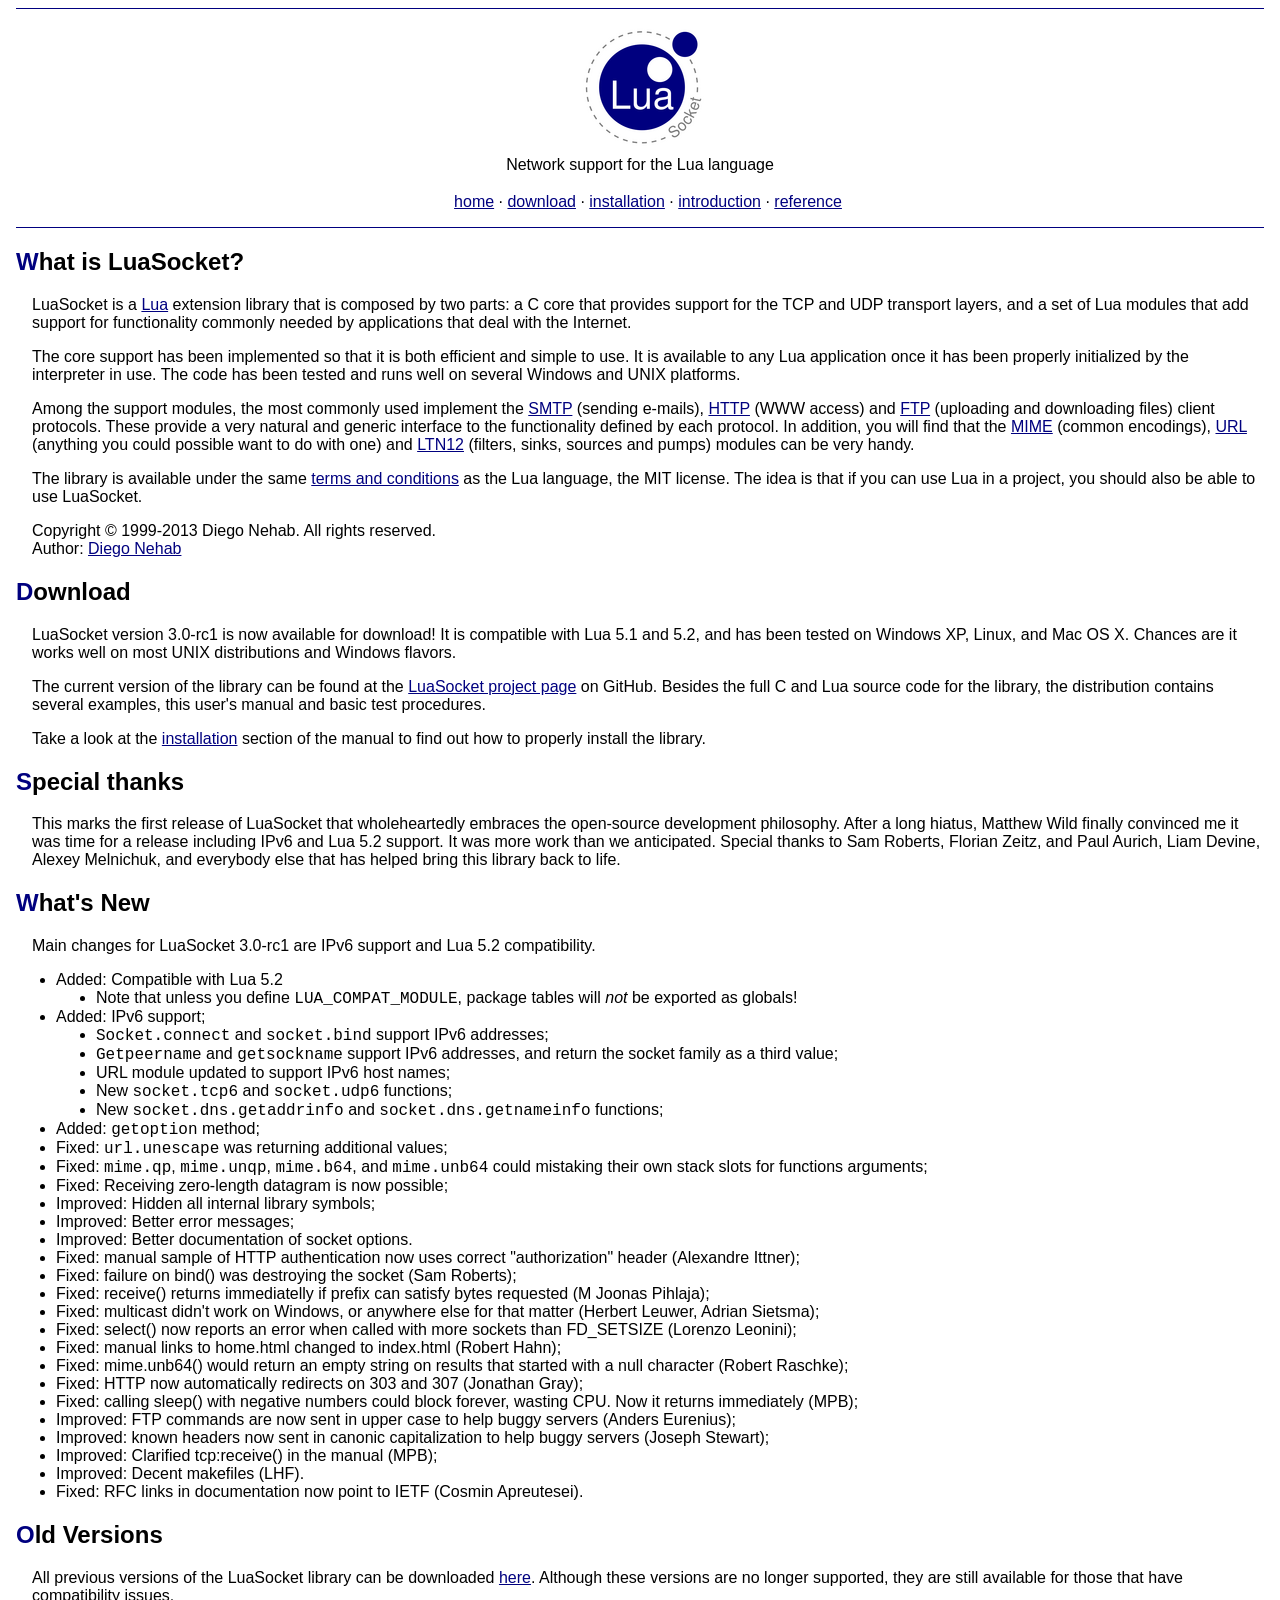
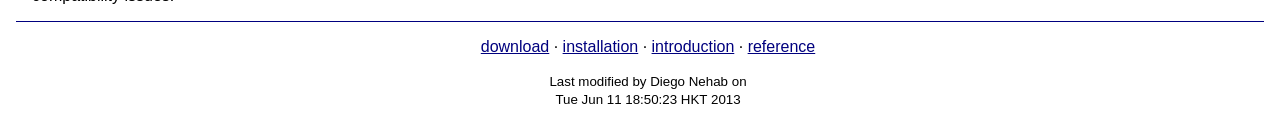
<file: lib/luarocks/rocks-5.4/luasocket/3.0rc1-2/doc/index.html>
<!DOCTYPE HTML PUBLIC "-//W3C//DTD HTML 4.01//EN" 
    "http://www.w3.org/TR/html4/strict.dtd">
<html>

<head>
<meta name="description" content="The LuaSocket Homepage">
<meta name="keywords" content="Lua, LuaSocket, Network, Library, Support, Internet">
<title>LuaSocket: Network support for the Lua language </title>
<link rel="stylesheet" href="reference.css" type="text/css">
</head>

<body>

<!-- header +++++++++++++++++++++++++++++++++++++++++++++++++++++++++++++ -->

<div class=header>
<hr>
<center>
<table summary="LuaSocket logo">
<tr><td align=center><a href="http://www.lua.org">
<img width=128 height=128 border=0 alt="LuaSocket" src="luasocket.png">
</a></td></tr>
<tr><td align=center valign=top>Network support for the Lua language
</td></tr>
</table>
<p class=bar>
<a href="index.html">home</a> &middot;
<a href="index.html#download">download</a> &middot;
<a href="installation.html">installation</a> &middot;
<a href="introduction.html">introduction</a> &middot;
<a href="reference.html">reference</a> 
</p>
</center>
<hr>
</div>

<!-- whatis +++++++++++++++++++++++++++++++++++++++++++++++++++++++++++++ -->

<h2 id=whatis>What is LuaSocket?</h2>

<p>
LuaSocket  is a  <a href="http://www.lua.org">Lua</a>  extension library
that is composed by two parts: a C core that provides  support for the TCP
and UDP transport layers, and a set of Lua modules that add support for
functionality commonly needed by applications that deal with the Internet. 
</p>

<p>
The core support has been  implemented so that it  is both efficient and
simple to use.  It is available to any Lua application once it has been
properly initialized by the interpreter in use. The code has been tested
and runs well on several Windows and UNIX platforms. </p>

<p>
Among the support modules, the most commonly used implement the 
<a href=smtp.html>SMTP</a>
(sending  e-mails),  
<a href=http.html>HTTP</a>
(WWW access)  and  
<a href=ftp.html>FTP</a>  
(uploading  and downloading files) client
protocols. These provide a very natural and generic interface to the
functionality defined by each protocol. 
In addition, you will find that the 
<a href=mime.html>MIME</a> (common encodings), 
<a href=url.html>URL</a> 
(anything you could possible want to do with one) and 
<a href=ltn12.html>LTN12</a> 
(filters, sinks, sources and pumps) modules can be very handy. 
</p>

<p>
The library is available under the same  
<a href="http://www.lua.org/copyright.html">
terms and conditions</a> as the Lua language, the MIT license. The idea is
that if you can use Lua in a project, you should also be able to use 
LuaSocket.
</p>

<p>
Copyright &copy; 1999-2013 Diego Nehab. All rights reserved. <br>
Author: <A href="http://www.impa.br/~diego">Diego Nehab</a>
</p>

<!-- download +++++++++++++++++++++++++++++++++++++++++++++++++++++++++++ -->

<h2 id=download>Download</h2>

<p>
LuaSocket version 3.0-rc1 is now available for download! 
It is compatible with  Lua&nbsp;5.1 and 5.2, and has    
been tested on Windows&nbsp;XP, Linux, and Mac OS X. Chances
are it works well on most UNIX distributions and Windows flavors.
</p>

<p>
The current version of the library can be found at
the <a href="https://github.com/diegonehab/luasocket">LuaSocket
project page</a> on GitHub. Besides the full C and Lua source code 
for the library, the distribution contains several examples, 
this user's manual and basic test procedures.
</p>

<p> Take a look at the <a
href=installation.html>installation</a> section of the
manual to find out how to properly install the library.
</p>

<!-- thanks +++++++++++++++++++++++++++++++++++++++++++++++++++++++++++++ -->

<h2 id=thanks>Special thanks</h2>

<p>
This marks the first release of LuaSocket that
wholeheartedly embraces the open-source development
philosophy. After a long hiatus, Matthew Wild finally
convinced me it was time for a release including IPv6 and
Lua 5.2 support. It was more work than we anticipated.
Special thanks to Sam Roberts, Florian Zeitz, and Paul
Aurich, Liam Devine, Alexey Melnichuk, and everybody else
that has helped bring this library back to life. 
</p>

<!-- whatsnew +++++++++++++++++++++++++++++++++++++++++++++++++++++++++++ -->

<h2 id=new>What's New</h2>

<p>
Main changes for LuaSocket&nbsp;3.0-rc1 are IPv6 support
and Lua&nbsp;5.2 compatibility. 
</p>

<ul>
<li> Added: Compatible with Lua&nbsp;5.2 
<ul>
<li> Note that unless you define <tt>LUA_COMPAT_MODULE</tt>,
package tables will <em>not</em> be exported as globals!
</ul>
<li> Added: IPv6 support;
<ul>
<li> <tt>Socket.connect</tt> and <tt>socket.bind</tt> support IPv6 addresses;
<li> <tt>Getpeername</tt> and <tt>getsockname</tt> support
IPv6 addresses, and return the socket family as a third value;
<li> URL module updated to support IPv6 host names;
<li> New <tt>socket.tcp6</tt> and <tt>socket.udp6</tt> functions;
<li> New <tt>socket.dns.getaddrinfo</tt> and 
    <tt>socket.dns.getnameinfo</tt> functions;
</ul>
<li> Added: <tt>getoption</tt> method;
<li> Fixed: <tt>url.unescape</tt> was returning additional values;
<li> Fixed: <tt>mime.qp</tt>, <tt>mime.unqp</tt>, 
    <tt>mime.b64</tt>, and <tt>mime.unb64</tt> could
    mistaking their own stack slots for functions arguments;
<li> Fixed: Receiving zero-length datagram is now possible;
<li> Improved: Hidden all internal library symbols;
<li> Improved: Better error messages;
<li> Improved: Better documentation of socket options.
<li> Fixed: manual sample of HTTP authentication now uses correct
     "authorization" header (Alexandre Ittner);
<li> Fixed: failure on bind() was destroying the socket (Sam Roberts);
<li> Fixed: receive() returns immediatelly if prefix can satisfy
     bytes requested (M Joonas Pihlaja);
<li> Fixed: multicast didn't work on Windows, or anywhere
     else for that matter (Herbert Leuwer, Adrian Sietsma);
<li> Fixed: select() now reports an error when called with more
     sockets than FD_SETSIZE (Lorenzo Leonini);
<li> Fixed: manual links to home.html changed to index.html
(Robert Hahn);
<li> Fixed: mime.unb64() would return an empty string on results that started
     with a null character (Robert Raschke);
<li> Fixed: HTTP now automatically redirects on 303 and 307 (Jonathan Gray);
<li> Fixed: calling sleep() with negative numbers could
     block forever, wasting CPU. Now it returns immediately (MPB);
<li> Improved: FTP commands are now sent in upper case to
     help buggy servers (Anders Eurenius);
<li> Improved: known headers now sent in canonic
     capitalization to help buggy servers (Joseph Stewart);
<li> Improved: Clarified tcp:receive() in the manual (MPB);
<li> Improved: Decent makefiles (LHF).
<li> Fixed: RFC links in documentation now point to IETF (Cosmin Apreutesei).
</ul>

<!-- old ++++++++++++++++++++++++++++++++++++++++++++++++++++++++++++++++ -->

<h2 id=old>Old Versions</h2>

<p>
All  previous versions  of the  LuaSocket library  can be  downloaded <a
href="http://www.impa.br/~diego/software/luasocket/old">
here</a>. Although these  versions are  no longer  supported, they  are
still available for those that have compatibility issues. 
</p>

<!-- footer +++++++++++++++++++++++++++++++++++++++++++++++++++++++++++++ -->

<div class=footer>
<hr>
<center>
<p class=bar>
<a href="index.html#download">download</a> &middot;
<a href="installation.html">installation</a> &middot;
<a href="introduction.html">introduction</a> &middot;
<a href="reference.html">reference</a>
</p>
<p>
<small>
Last modified by Diego Nehab on <br>
Tue Jun 11 18:50:23 HKT 2013
</small>
</p>
</center>
</div>

</body>
</html>
</file>
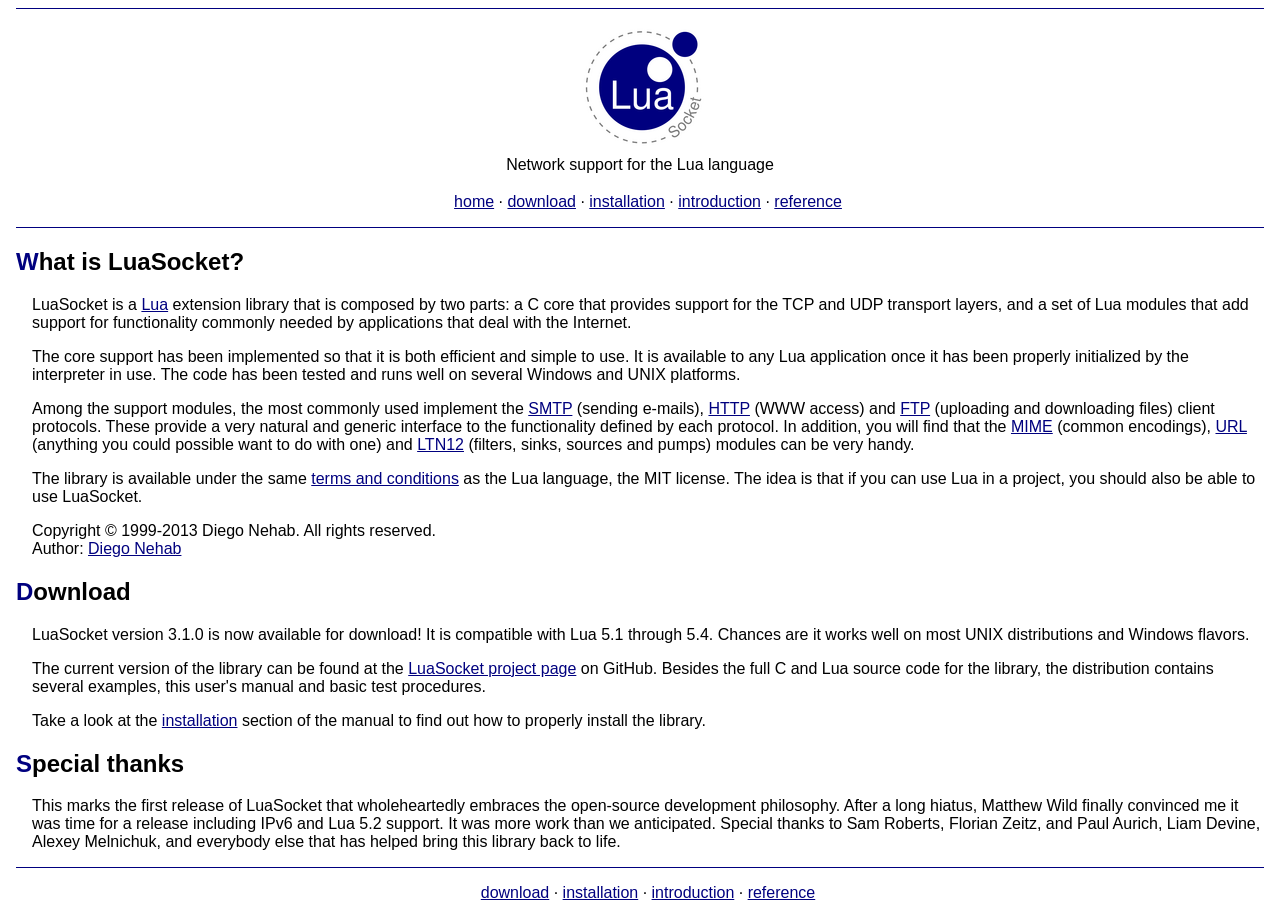
<file: lib/luarocks/rocks-5.4/luasocket/3.1.0-1/docs/index.html>
<!DOCTYPE HTML PUBLIC "-//W3C//DTD HTML 4.01//EN"
    "http://www.w3.org/TR/html4/strict.dtd">
<html>

<head>
<meta name="description" content="The LuaSocket Homepage">
<meta name="keywords" content="Lua, LuaSocket, Network, Library, Support, Internet">
<title>LuaSocket: Network support for the Lua language </title>
<link rel="stylesheet" href="reference.css" type="text/css">
</head>

<body>

<!-- header +++++++++++++++++++++++++++++++++++++++++++++++++++++++++++++ -->

<div class="header">
<hr>
<center>
<table summary="LuaSocket logo">
<tr><td align="center"><a href="http://www.lua.org">
<img width="128" height="128" border="0" alt="LuaSocket" src="luasocket.png">
</a></td></tr>
<tr><td align="center" valign="top">Network support for the Lua language
</td></tr>
</table>
<p class="bar">
<a href="index.html">home</a> &middot;
<a href="index.html#download">download</a> &middot;
<a href="installation.html">installation</a> &middot;
<a href="introduction.html">introduction</a> &middot;
<a href="reference.html">reference</a>
</p>
</center>
<hr>
</div>

<!-- whatis +++++++++++++++++++++++++++++++++++++++++++++++++++++++++++++ -->

<h2 id="whatis">What is LuaSocket?</h2>

<p>
LuaSocket  is a  <a href="http://www.lua.org">Lua</a>  extension library
that is composed by two parts: a C core that provides  support for the TCP
and UDP transport layers, and a set of Lua modules that add support for
functionality commonly needed by applications that deal with the Internet.
</p>

<p>
The core support has been  implemented so that it  is both efficient and
simple to use.  It is available to any Lua application once it has been
properly initialized by the interpreter in use. The code has been tested
and runs well on several Windows and UNIX platforms. </p>

<p>
Among the support modules, the most commonly used implement the
<a href="smtp.html">SMTP</a>
(sending  e-mails),
<a href="http.html">HTTP</a>
(WWW access)  and
<a href="ftp.html">FTP</a>
(uploading  and downloading files) client
protocols. These provide a very natural and generic interface to the
functionality defined by each protocol.
In addition, you will find that the
<a href="mime.html">MIME</a> (common encodings),
<a href="url.html">URL</a>
(anything you could possible want to do with one) and
<a href="ltn12.html">LTN12</a>
(filters, sinks, sources and pumps) modules can be very handy.
</p>

<p>
The library is available under the same
<a href="http://www.lua.org/copyright.html">
terms and conditions</a> as the Lua language, the MIT license. The idea is
that if you can use Lua in a project, you should also be able to use
LuaSocket.
</p>

<p>
Copyright &copy; 1999-2013 Diego Nehab. All rights reserved. <br>
Author: <a href="http://www.impa.br/~diego">Diego Nehab</a>
</p>

<!-- download +++++++++++++++++++++++++++++++++++++++++++++++++++++++++++ -->

<h2 id="download">Download</h2>

<p>
LuaSocket version 3.1.0 is now available for download!
It is compatible with Lua&nbsp;5.1 through 5.4.
Chances are it works well on most UNIX distributions and Windows flavors.
</p>

<p>
The current version of the library can be found at
the <a href="https://github.com/lunarmodules/luasocket">LuaSocket
project page</a> on GitHub. Besides the full C and Lua source code
for the library, the distribution contains several examples,
this user's manual and basic test procedures.
</p>

<p> Take a look at the <a
href="installation.html">installation</a> section of the
manual to find out how to properly install the library.
</p>

<!-- thanks +++++++++++++++++++++++++++++++++++++++++++++++++++++++++++++ -->

<h2 id="thanks">Special thanks</h2>

<p>
This marks the first release of LuaSocket that
wholeheartedly embraces the open-source development
philosophy. After a long hiatus, Matthew Wild finally
convinced me it was time for a release including IPv6 and
Lua 5.2 support. It was more work than we anticipated.
Special thanks to Sam Roberts, Florian Zeitz, and Paul
Aurich, Liam Devine, Alexey Melnichuk, and everybody else
that has helped bring this library back to life.
</p>

<!-- footer +++++++++++++++++++++++++++++++++++++++++++++++++++++++++++++ -->

<div class="footer">
<hr>
<center>
<p class="bar">
<a href="index.html#download">download</a> &middot;
<a href="installation.html">installation</a> &middot;
<a href="introduction.html">introduction</a> &middot;
<a href="reference.html">reference</a>
</p>
</center>
</div>

</body>
</html>
</file>
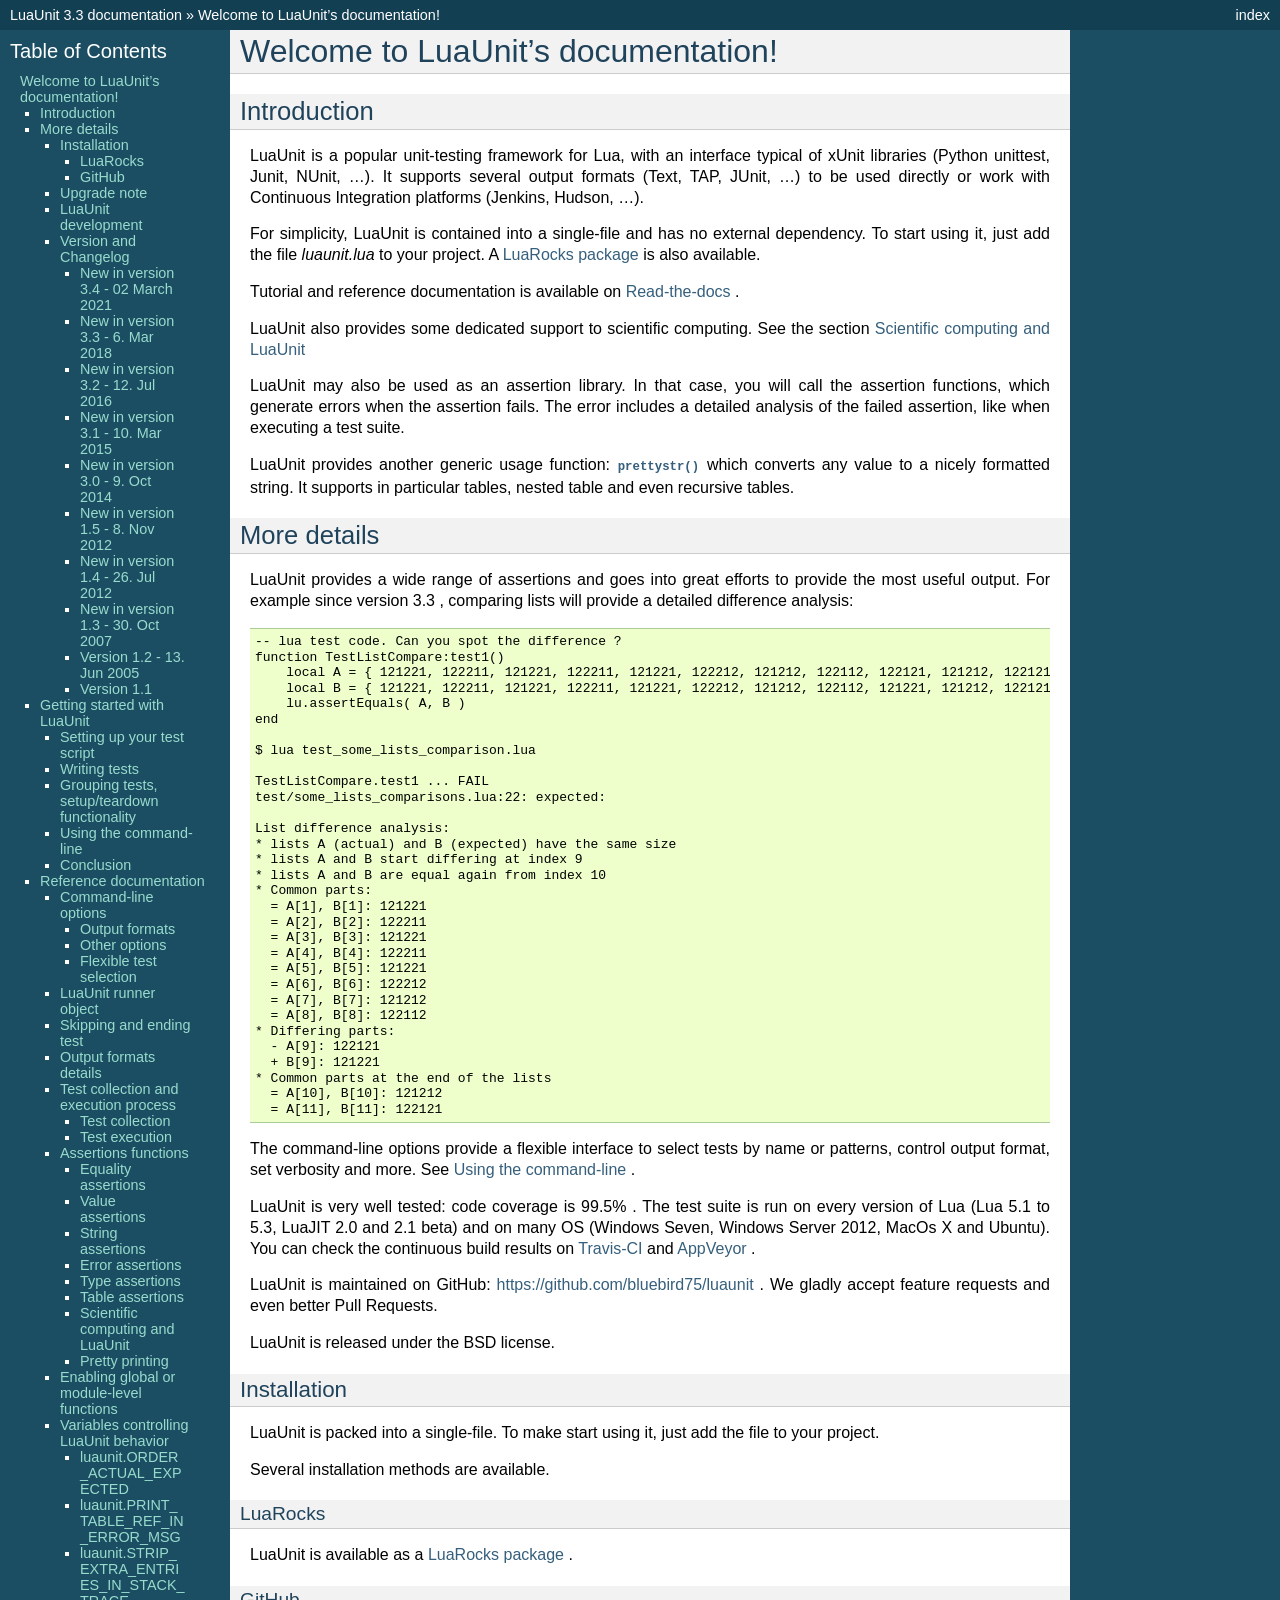
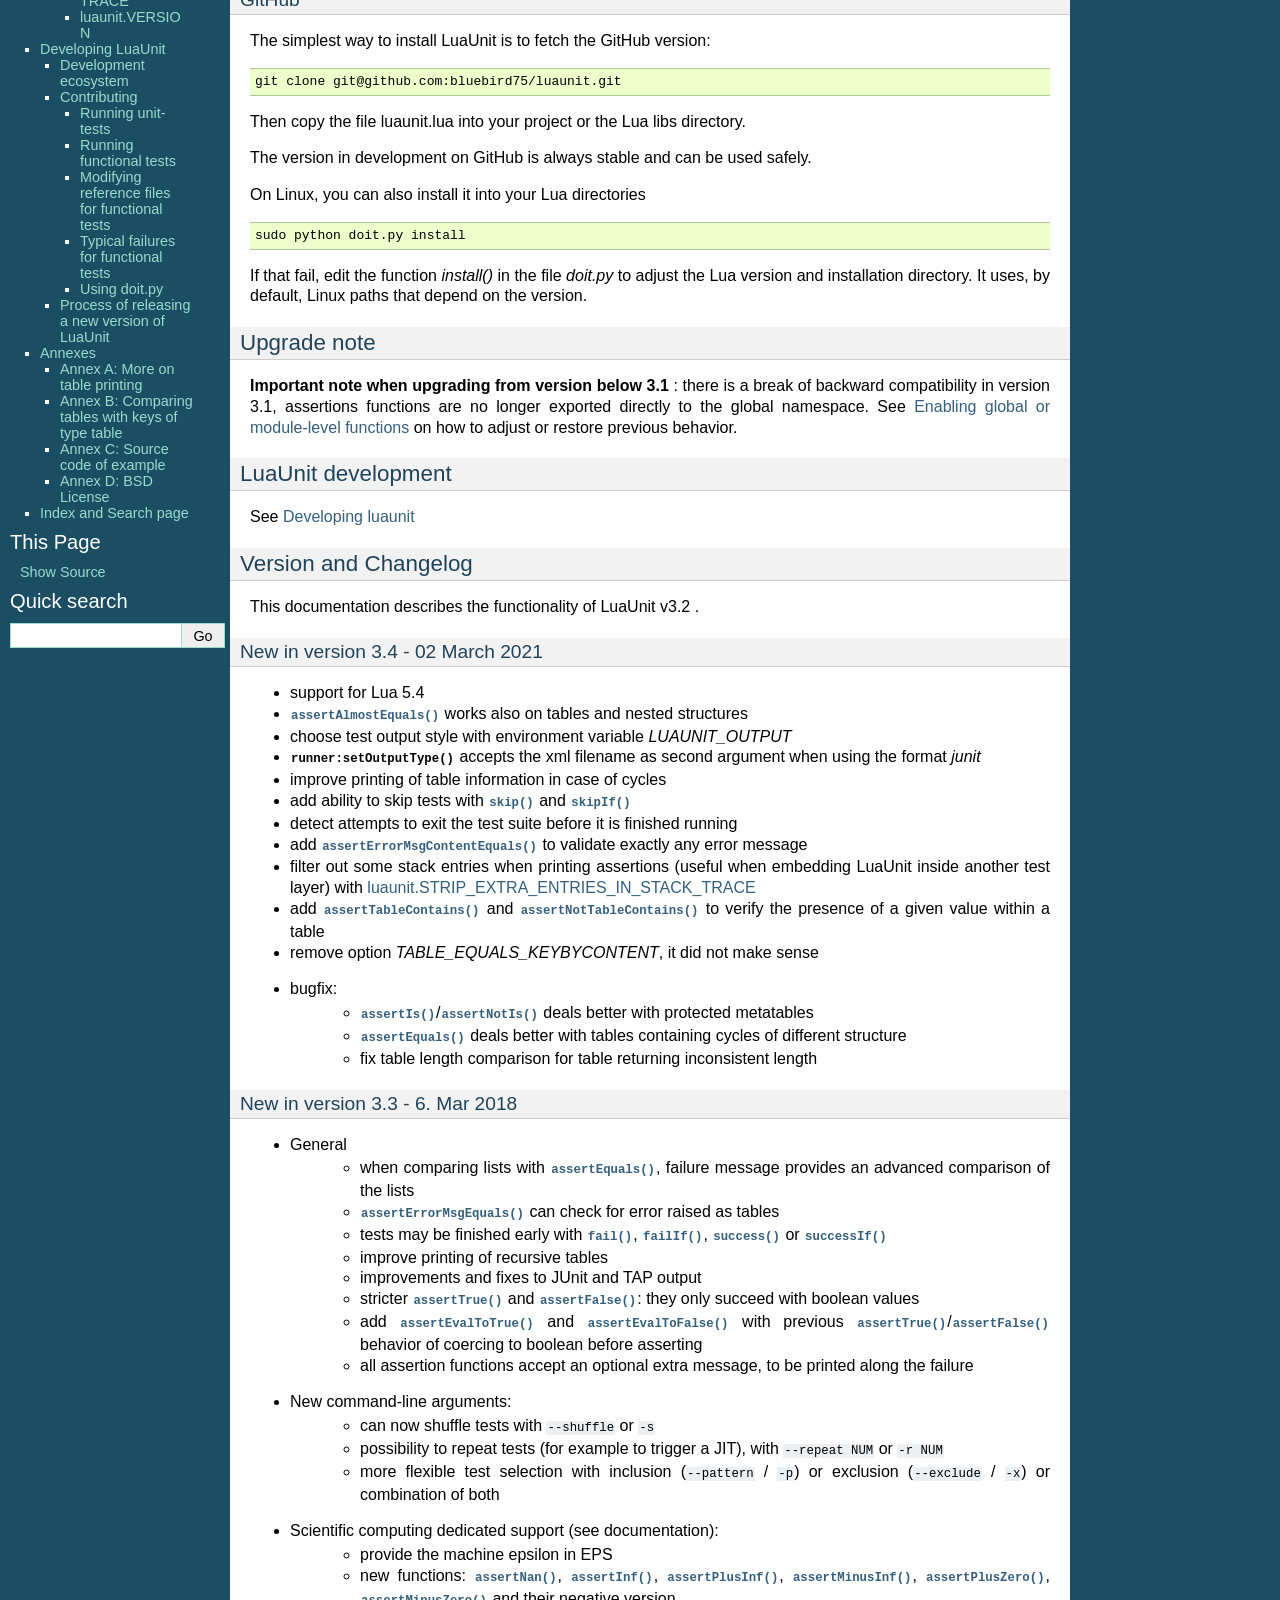
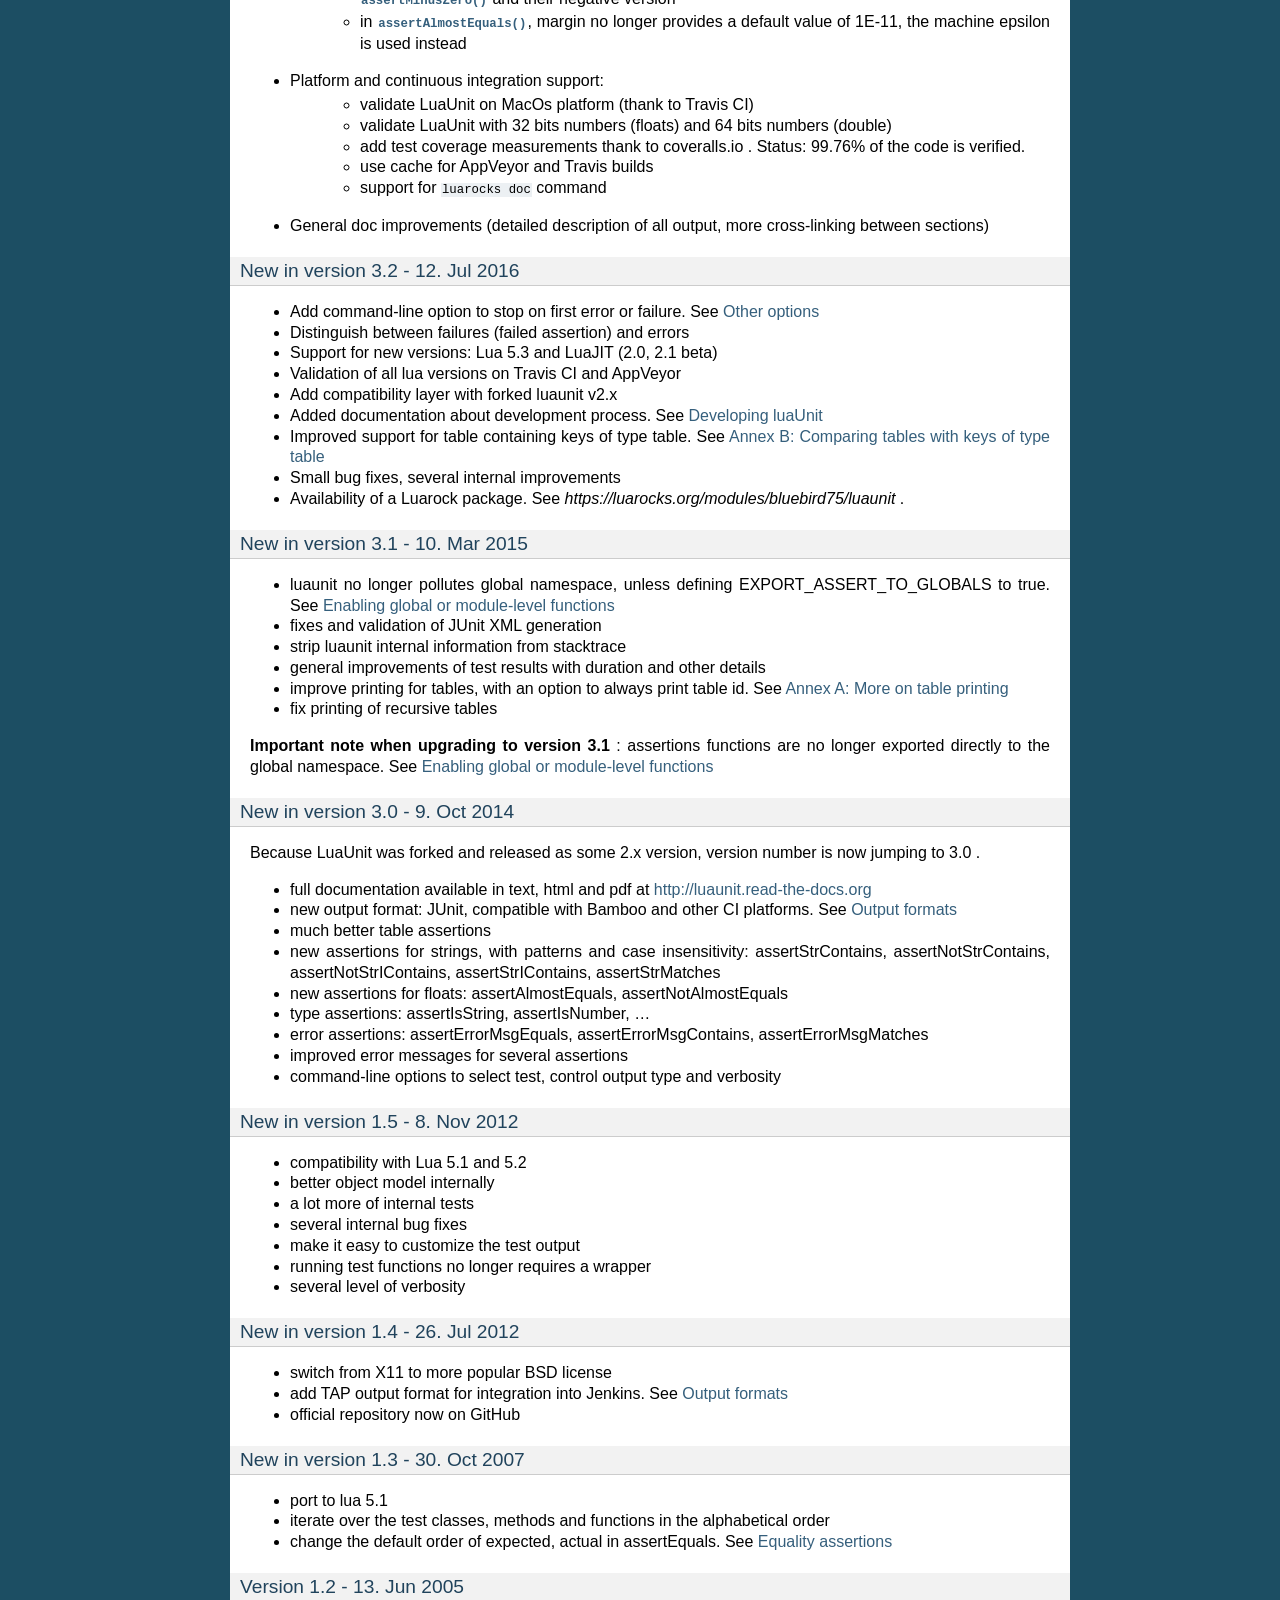
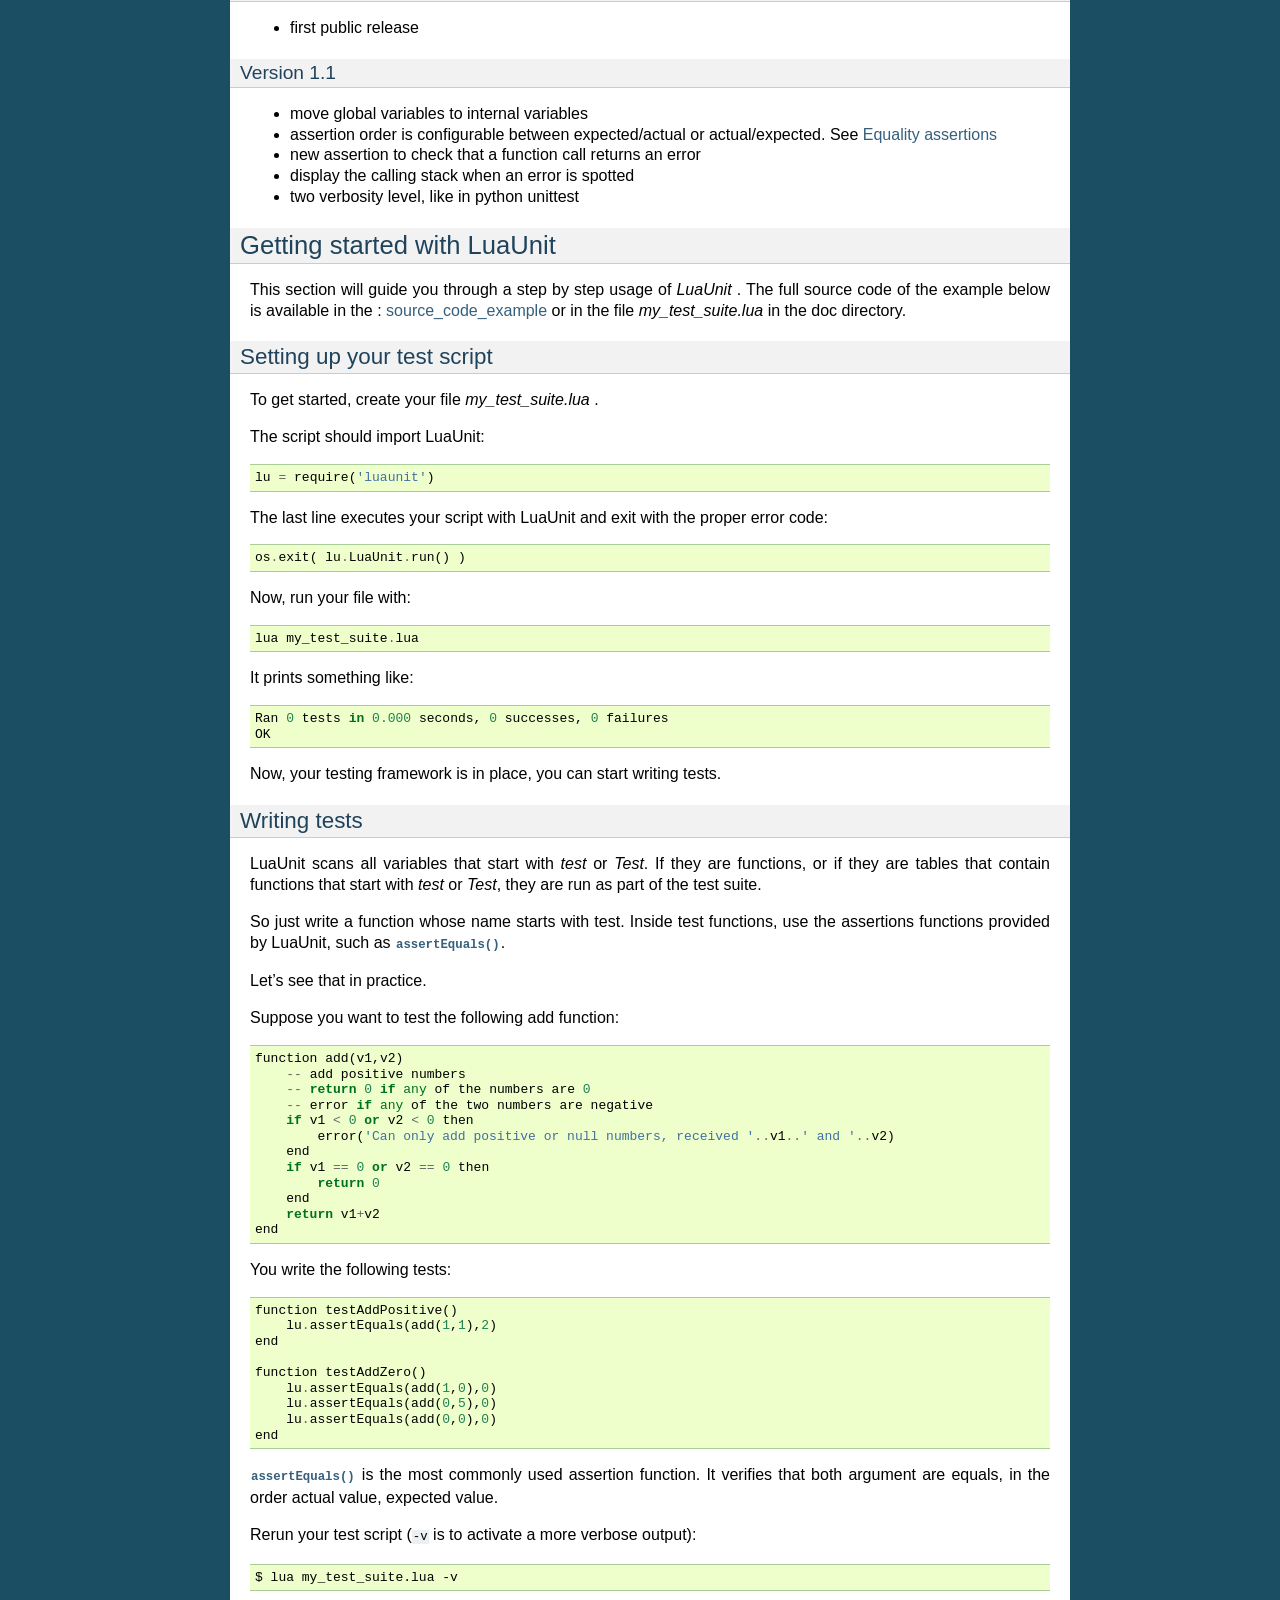
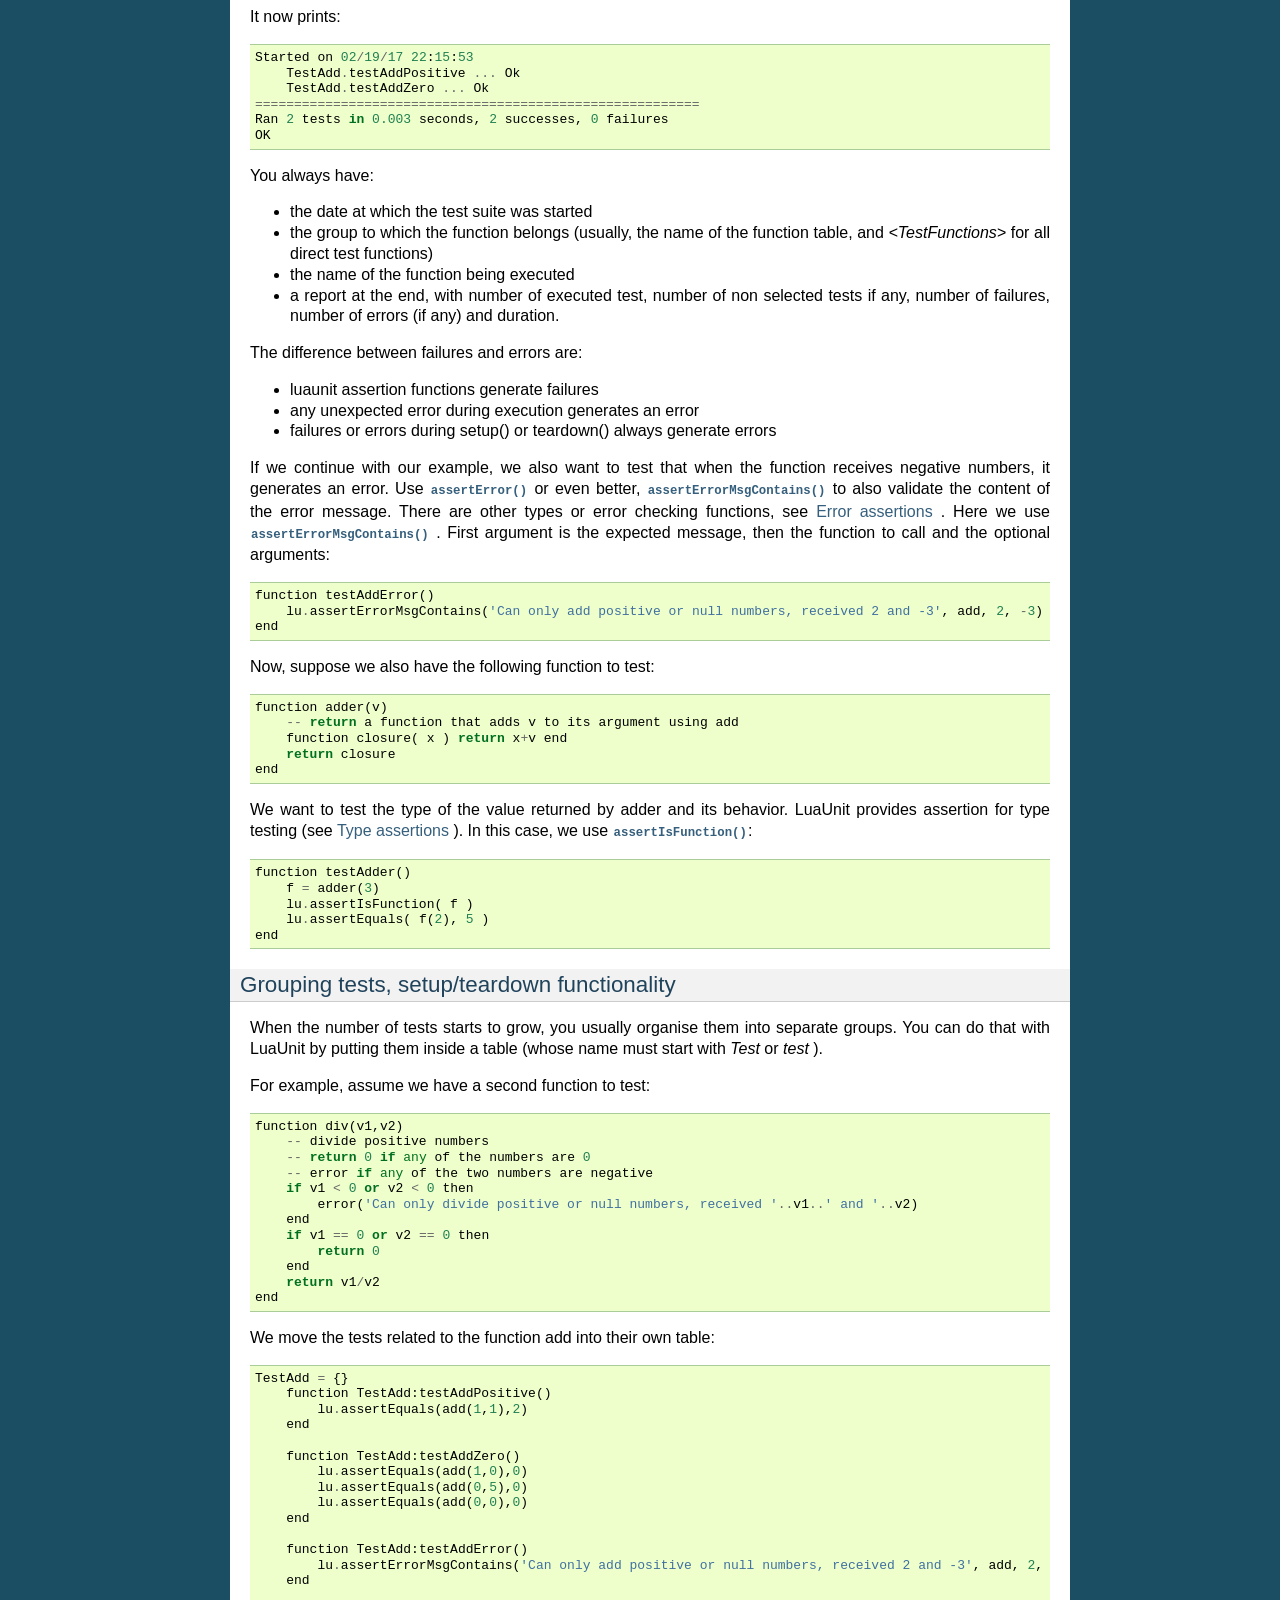
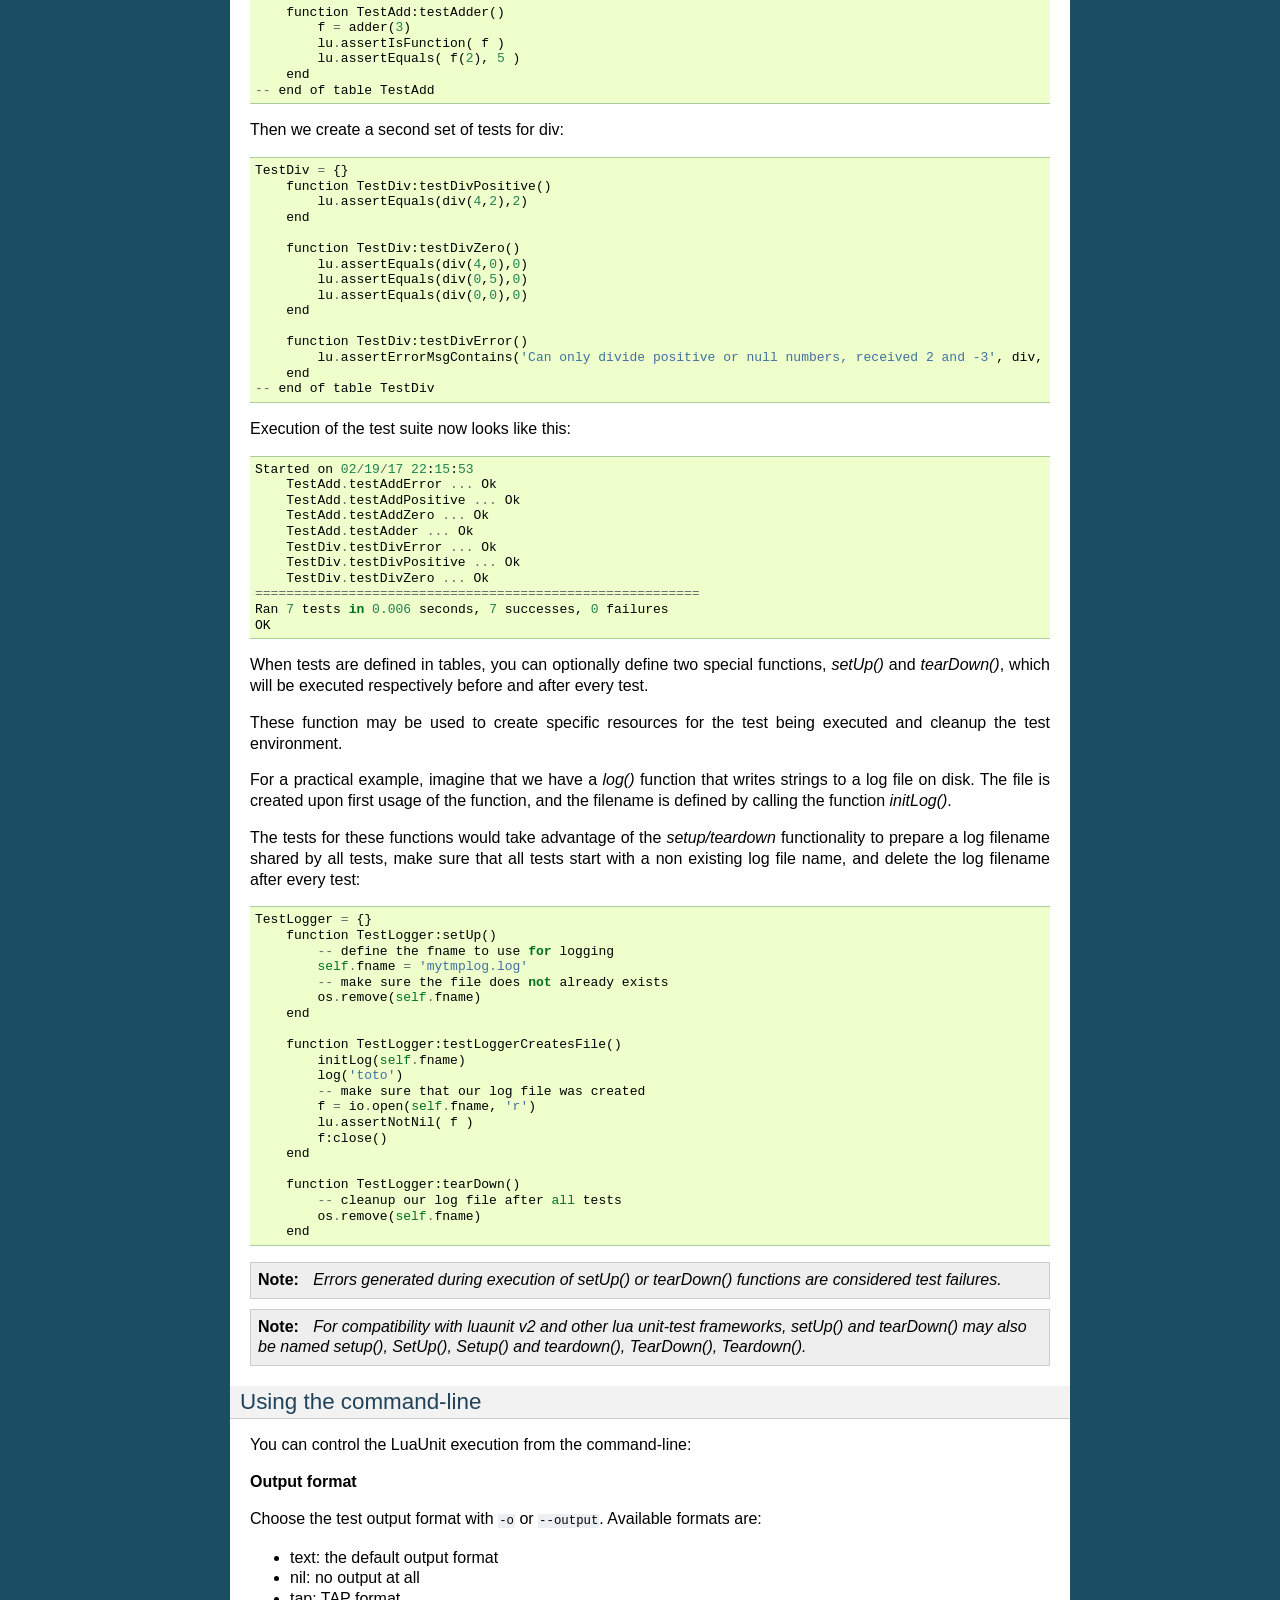
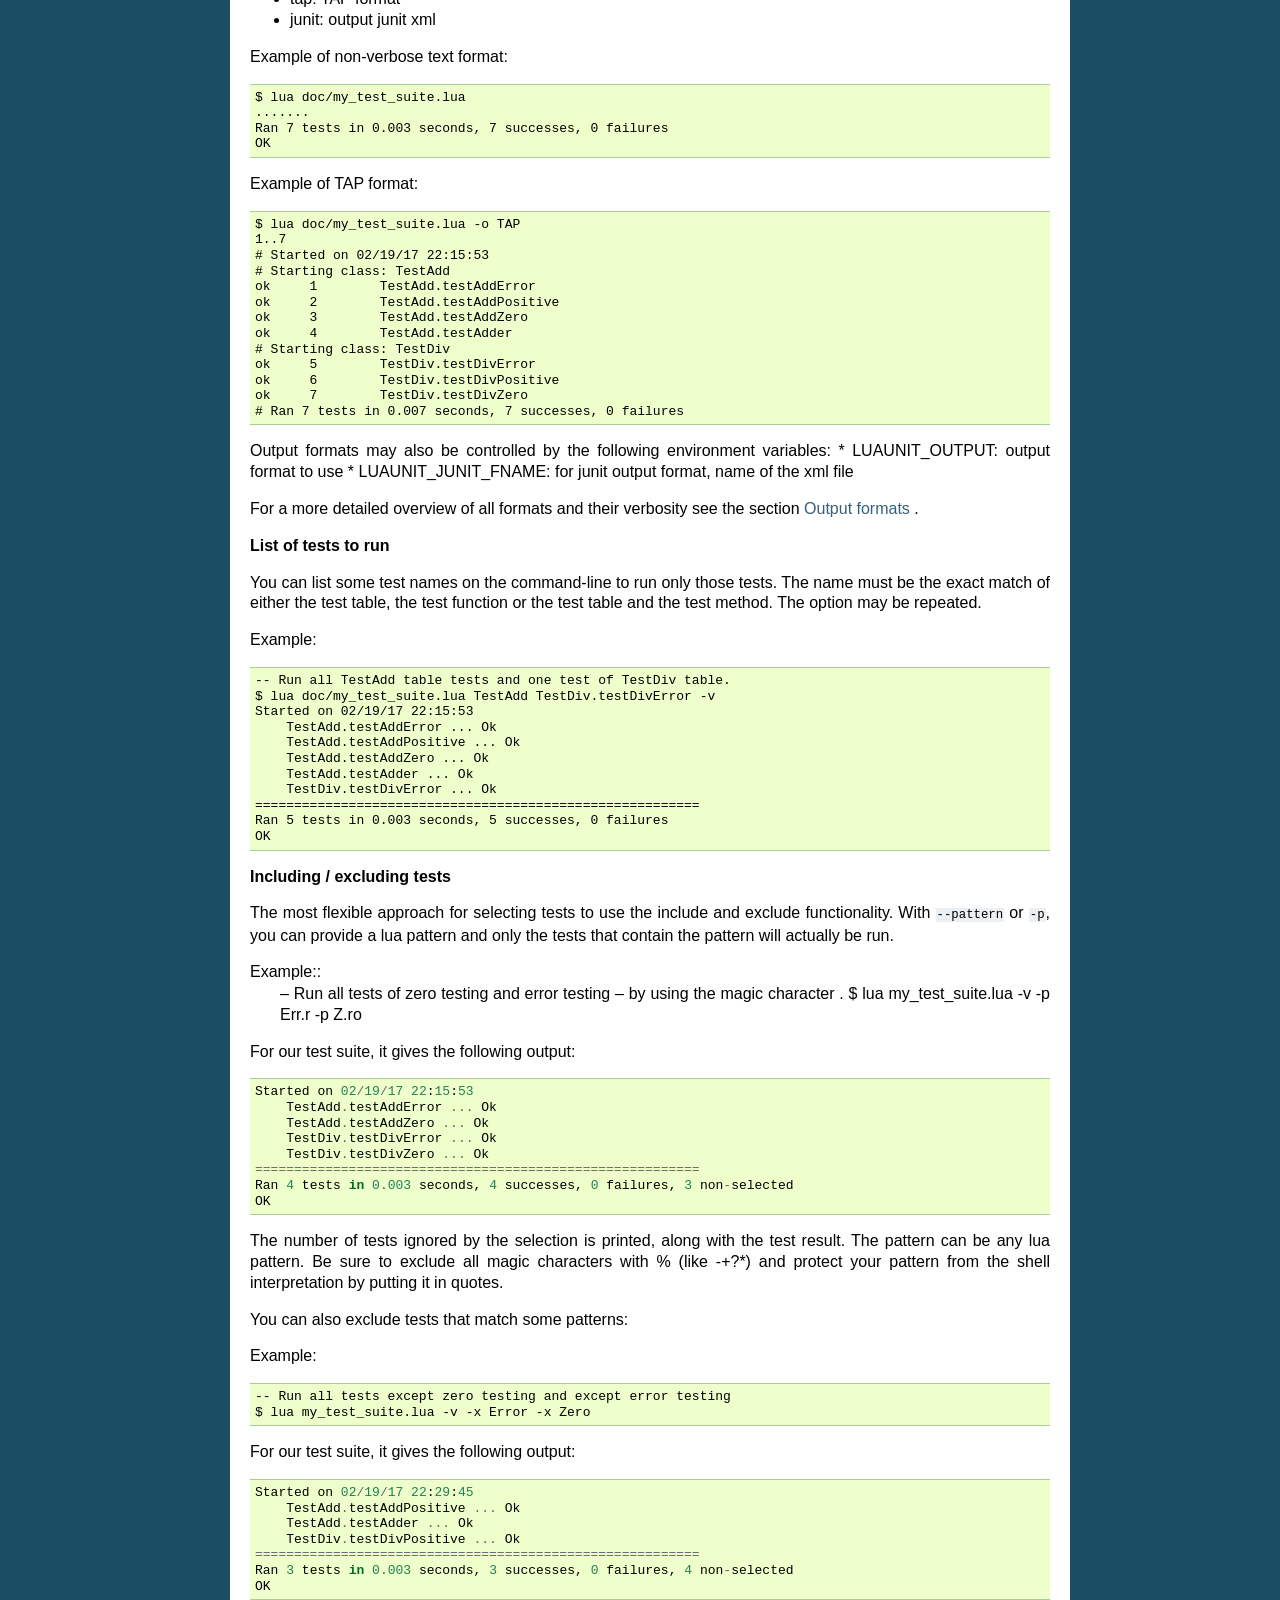
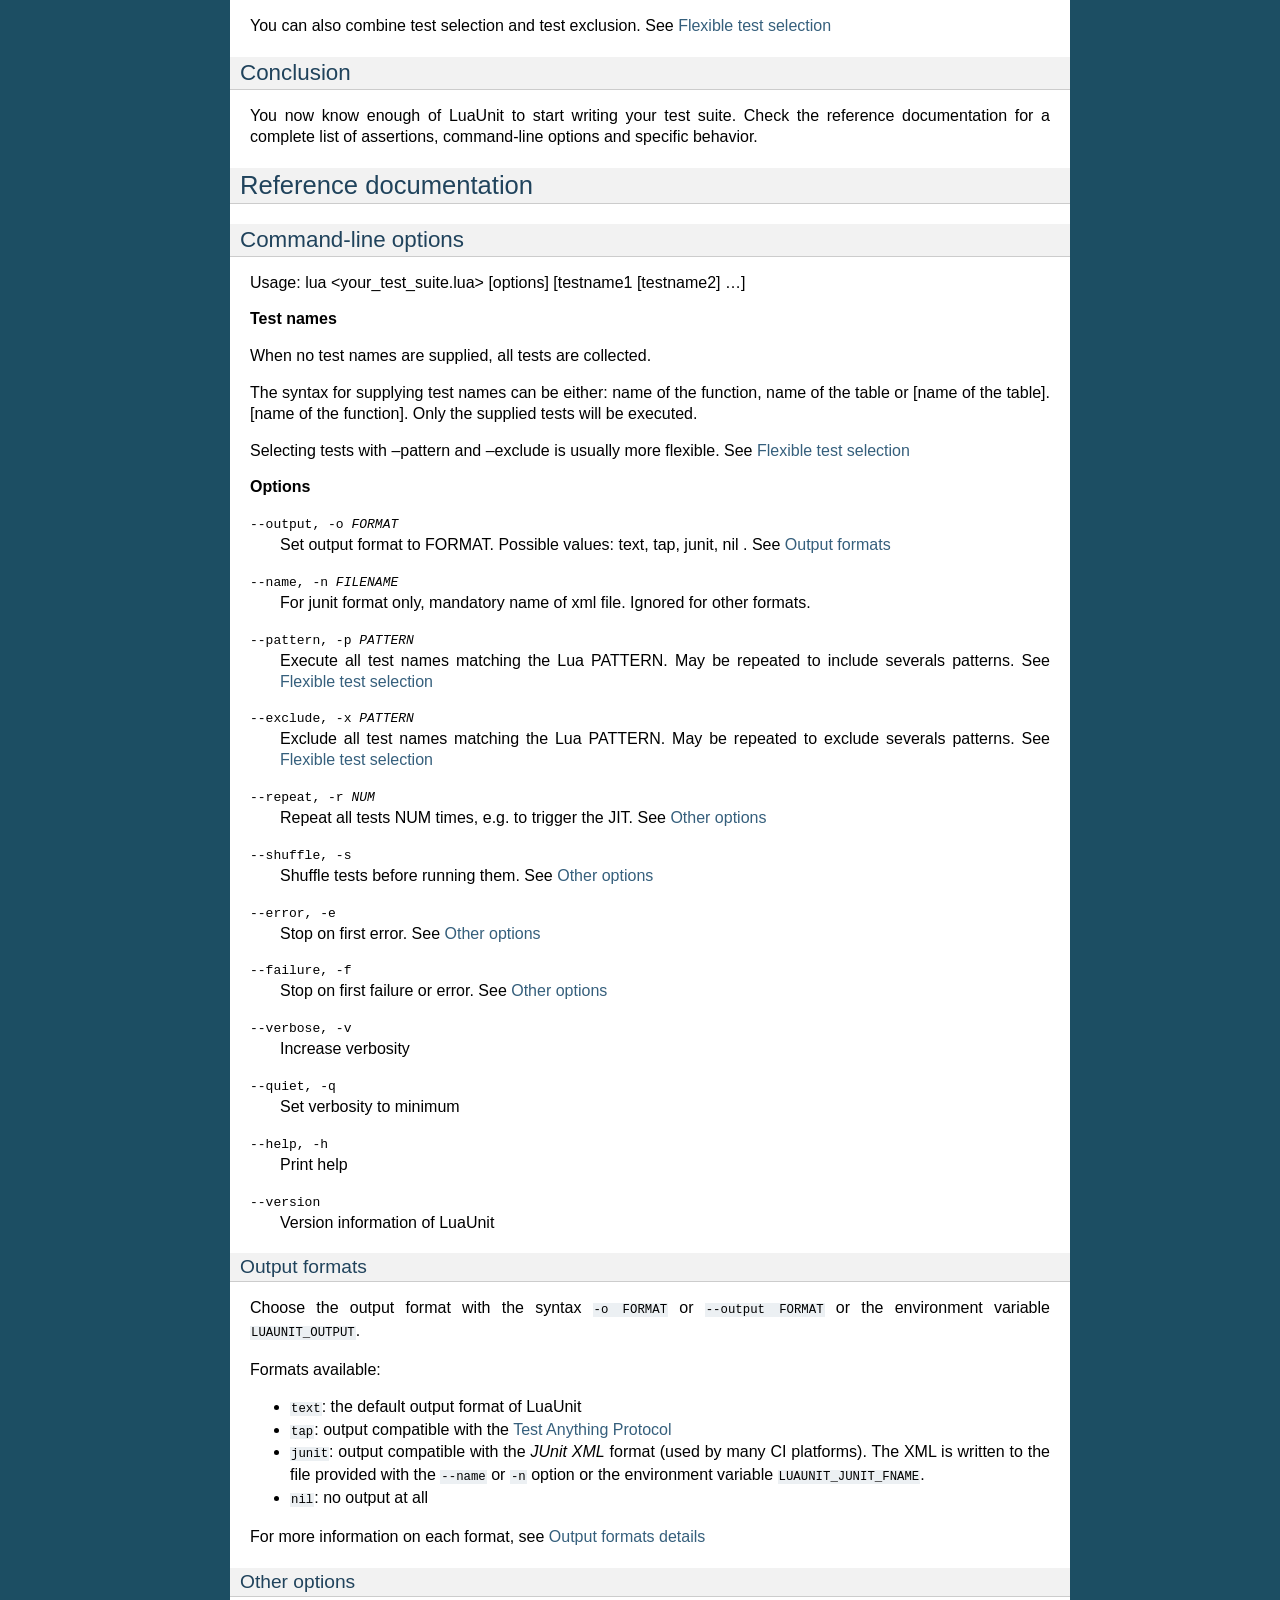
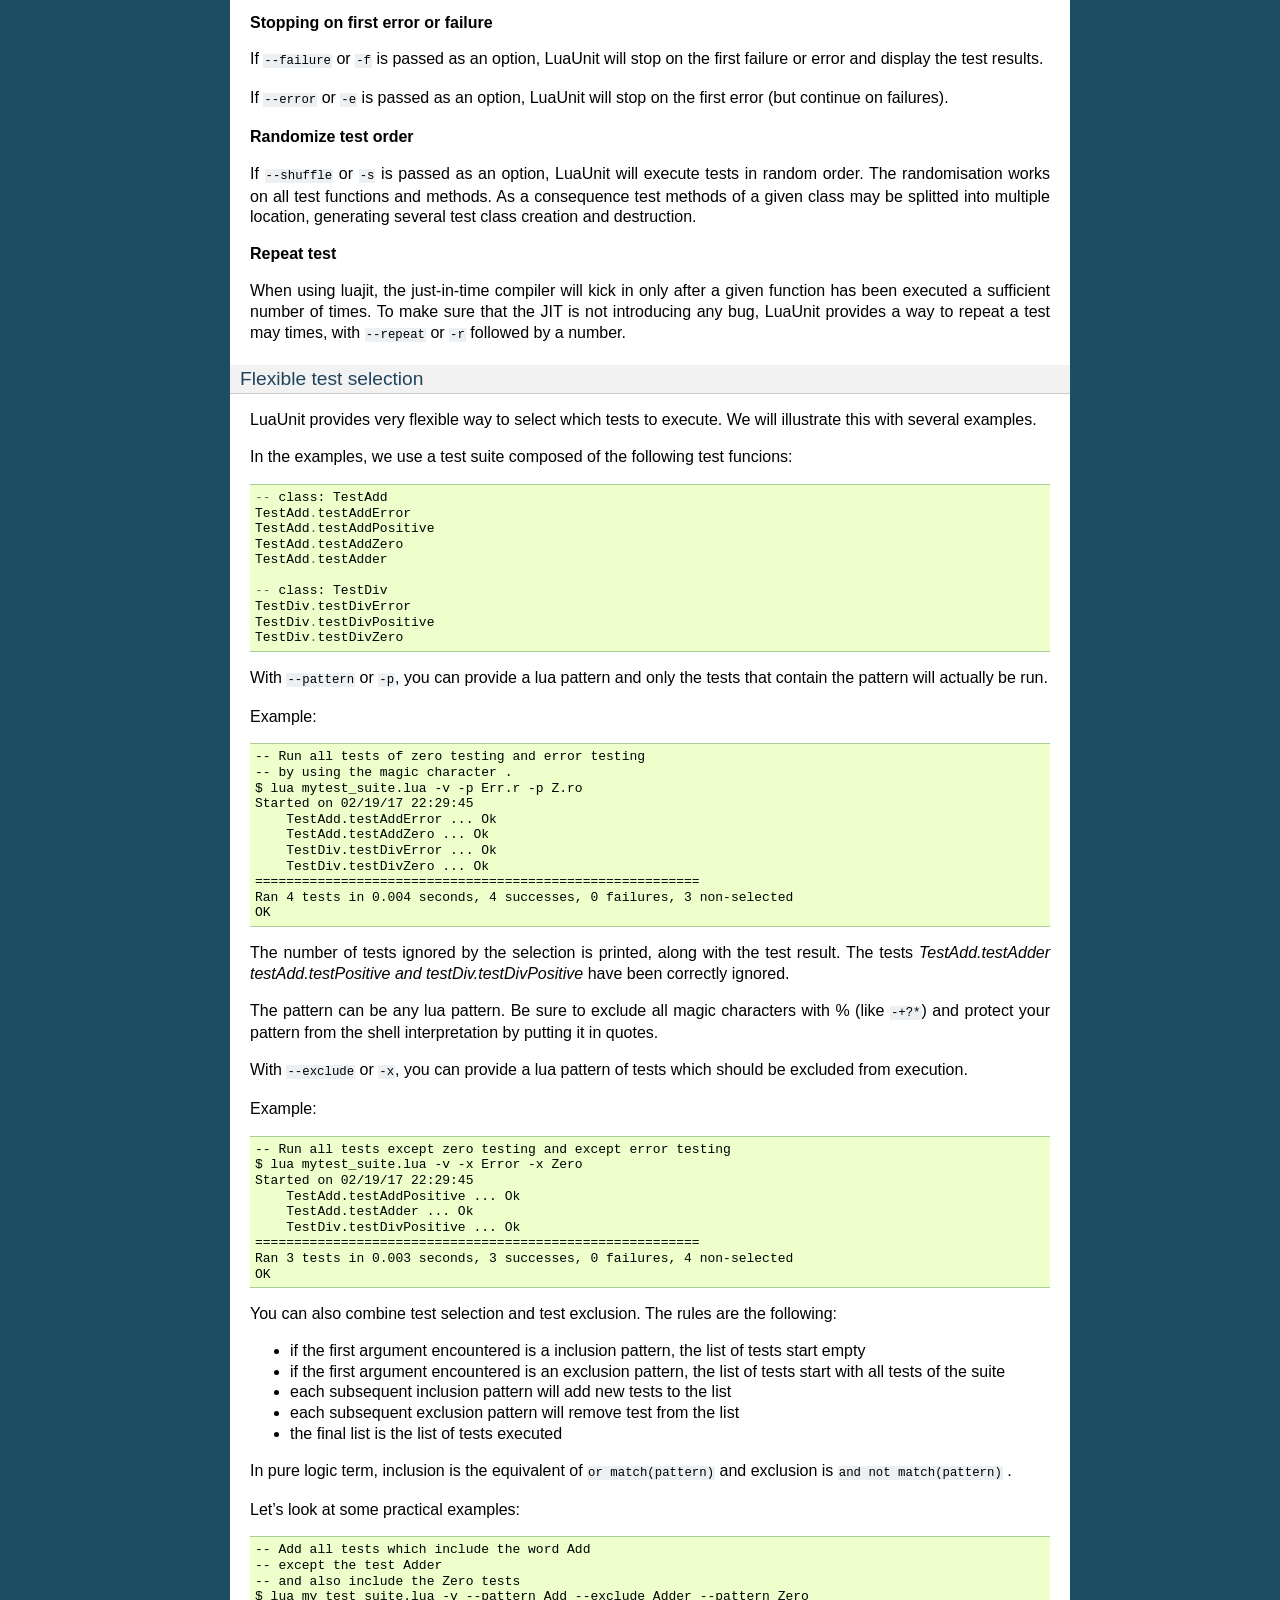
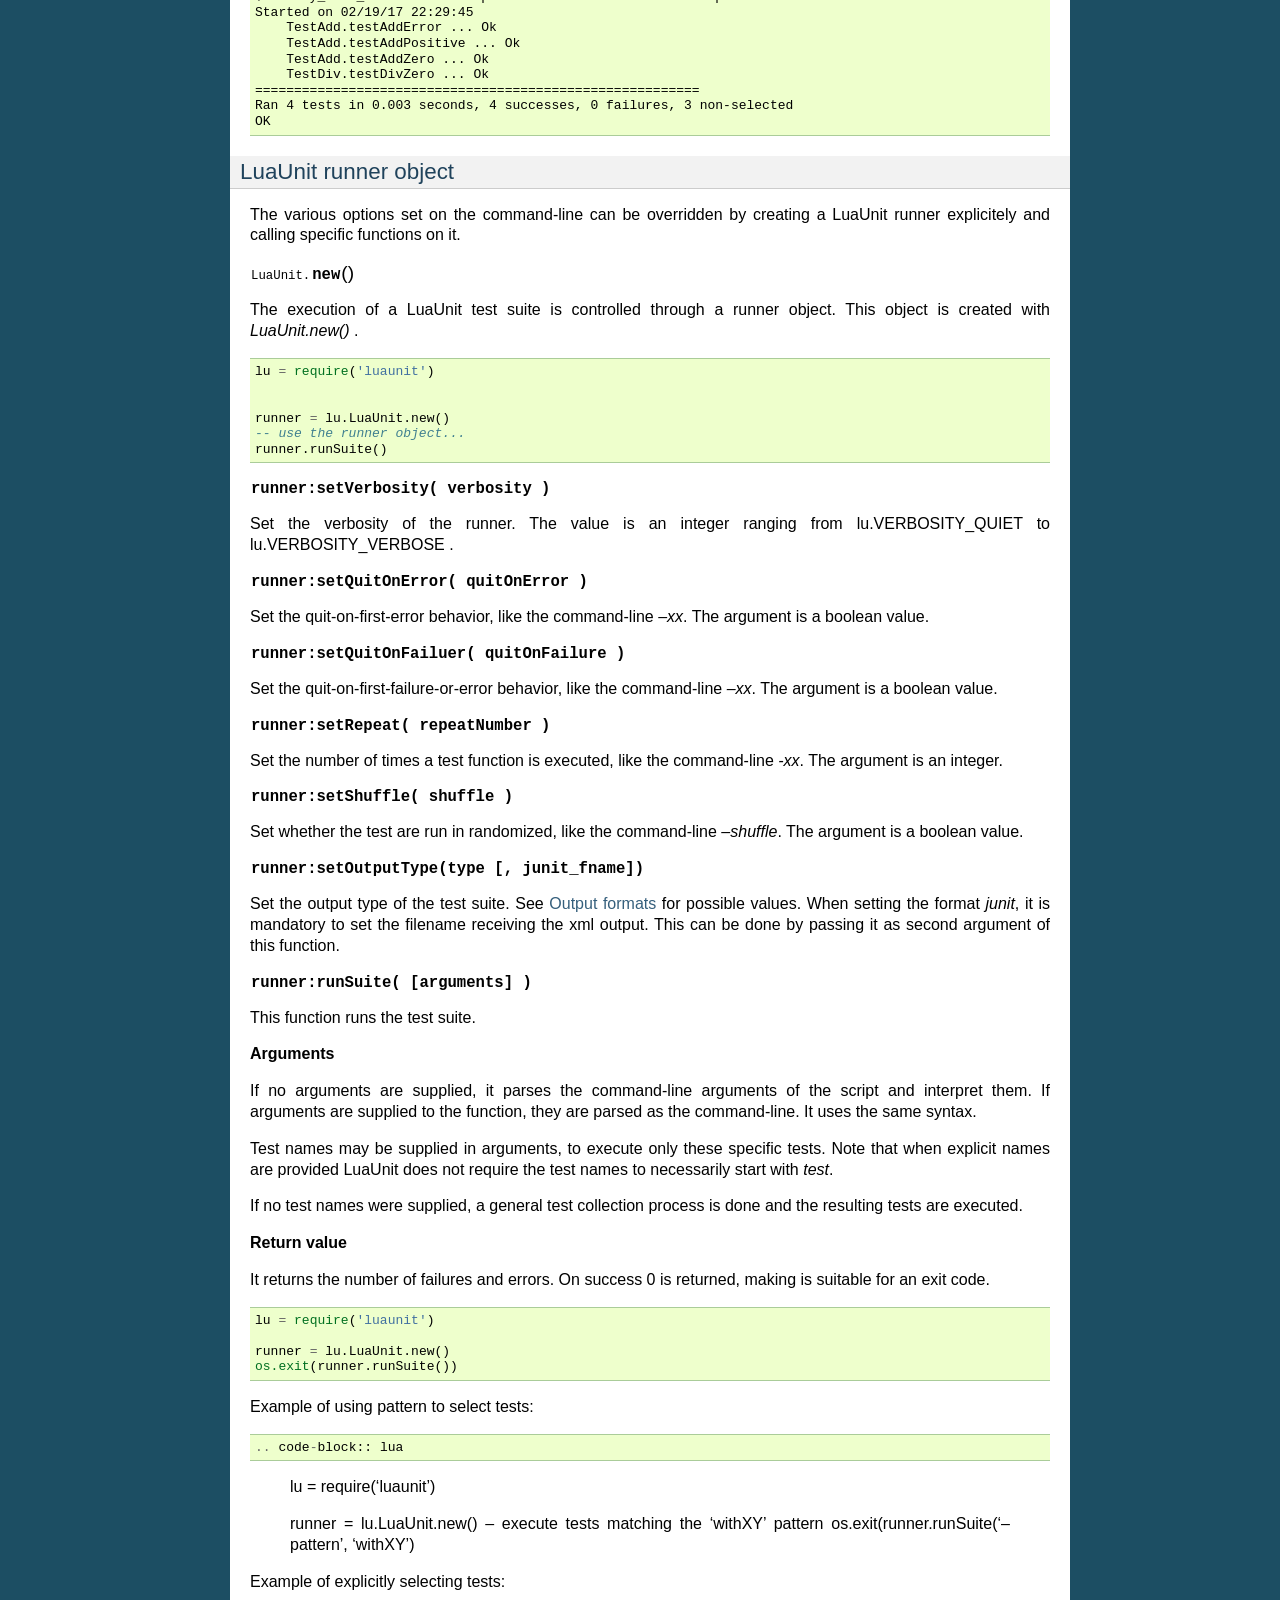
<file: lib/luarocks/rocks-5.4/luaunit/3.4-1/doc/index.html>
<!DOCTYPE html>

<html>
  <head>
    <meta charset="utf-8" />
    <meta name="viewport" content="width=device-width, initial-scale=1.0" />
    <title>Welcome to LuaUnit’s documentation! &#8212; LuaUnit 3.3 documentation</title>
    <link rel="stylesheet" href="_static/pygments.css" type="text/css" />
    <link rel="stylesheet" href="_static/classic.css" type="text/css" />
    
    <script id="documentation_options" data-url_root="./" src="_static/documentation_options.js"></script>
    <script src="_static/jquery.js"></script>
    <script src="_static/underscore.js"></script>
    <script src="_static/doctools.js"></script>
    
    <link rel="index" title="Index" href="genindex.html" />
    <link rel="search" title="Search" href="search.html" /> 
  </head><body>
    <div class="related" role="navigation" aria-label="related navigation">
      <h3>Navigation</h3>
      <ul>
        <li class="right" style="margin-right: 10px">
          <a href="genindex.html" title="General Index"
             accesskey="I">index</a></li>
        <li class="nav-item nav-item-0"><a href="#">LuaUnit 3.3 documentation</a> &#187;</li>
        <li class="nav-item nav-item-this"><a href="">Welcome to LuaUnit’s documentation!</a></li> 
      </ul>
    </div>  

    <div class="document">
      <div class="documentwrapper">
        <div class="bodywrapper">
          <div class="body" role="main">
            
  <div class="section" id="welcome-to-luaunit-s-documentation">
<h1>Welcome to LuaUnit’s documentation!<a class="headerlink" href="#welcome-to-luaunit-s-documentation" title="Permalink to this headline">¶</a></h1>
<div class="section" id="introduction">
<h2>Introduction<a class="headerlink" href="#introduction" title="Permalink to this headline">¶</a></h2>
<p>LuaUnit is a popular unit-testing framework for Lua, with an interface typical
of xUnit libraries (Python unittest, Junit, NUnit, …). It supports
several output formats (Text, TAP, JUnit, …) to be used directly or work with Continuous Integration platforms
(Jenkins, Hudson, …).</p>
<p>For simplicity, LuaUnit is contained into a single-file and has no external dependency. To start using it,
just add the file <em>luaunit.lua</em> to your project. A <a class="reference external" href="https://luarocks.org/modules/bluebird75/luaunit">LuaRocks package</a>  is also available.</p>
<p>Tutorial and reference documentation is available on <a class="reference external" href="http://luaunit.readthedocs.org/en/latest/">Read-the-docs</a> .</p>
<p>LuaUnit also provides some dedicated support to scientific computing. See the section <a class="reference internal" href="#scientific-computing-and-luaunit">Scientific computing and LuaUnit</a></p>
<p>LuaUnit may also be used as an assertion library. In that case, you will call the assertion functions, which generate errors
when the assertion fails. The error includes a detailed analysis of the failed assertion, like when executing a test suite.</p>
<p>LuaUnit provides another generic usage function: <a class="reference internal" href="#prettystr" title="prettystr"><code class="xref py py-func docutils literal notranslate"><span class="pre">prettystr()</span></code></a> which converts any value to a nicely
formatted string. It supports in particular tables, nested table and even recursive tables.</p>
</div>
<div class="section" id="more-details">
<h2>More details<a class="headerlink" href="#more-details" title="Permalink to this headline">¶</a></h2>
<p>LuaUnit provides a wide range of assertions and goes into great efforts to provide the most useful output. For example
since version 3.3 , comparing lists will provide a detailed difference analysis:</p>
<div class="highlight-default notranslate"><div class="highlight"><pre><span></span>-- lua test code. Can you spot the difference ?
function TestListCompare:test1()
    local A = { 121221, 122211, 121221, 122211, 121221, 122212, 121212, 122112, 122121, 121212, 122121 }
    local B = { 121221, 122211, 121221, 122211, 121221, 122212, 121212, 122112, 121221, 121212, 122121 }
    lu.assertEquals( A, B )
end

$ lua test_some_lists_comparison.lua

TestListCompare.test1 ... FAIL
test/some_lists_comparisons.lua:22: expected:

List difference analysis:
* lists A (actual) and B (expected) have the same size
* lists A and B start differing at index 9
* lists A and B are equal again from index 10
* Common parts:
  = A[1], B[1]: 121221
  = A[2], B[2]: 122211
  = A[3], B[3]: 121221
  = A[4], B[4]: 122211
  = A[5], B[5]: 121221
  = A[6], B[6]: 122212
  = A[7], B[7]: 121212
  = A[8], B[8]: 122112
* Differing parts:
  - A[9]: 122121
  + B[9]: 121221
* Common parts at the end of the lists
  = A[10], B[10]: 121212
  = A[11], B[11]: 122121
</pre></div>
</div>
<p>The command-line options provide a flexible interface to select tests by name or patterns, control output
format, set verbosity and more. See <a class="reference internal" href="#using-the-command-line">Using the command-line</a> .</p>
<p>LuaUnit is very well tested: code coverage is 99.5% . The test suite is run on every version of Lua (Lua 5.1 to 5.3, LuaJIT 2.0 and 2.1 beta)
and on many OS (Windows Seven, Windows Server 2012, MacOs X and Ubuntu). You can check the continuous build results on <a class="reference external" href="https://travis-ci.org/bluebird75/luaunit">Travis-CI</a> and <a class="reference external" href="https://ci.appveyor.com/project/bluebird75/luaunit/history">AppVeyor</a> .</p>
<p>LuaUnit is maintained on GitHub: <a class="reference external" href="https://github.com/bluebird75/luaunit">https://github.com/bluebird75/luaunit</a> . We gladly accept feature requests and even better Pull Requests.</p>
<p>LuaUnit is released under the BSD license.</p>
<div class="section" id="installation">
<h3>Installation<a class="headerlink" href="#installation" title="Permalink to this headline">¶</a></h3>
<p>LuaUnit is packed into a single-file. To make start using it, just add the file to your project.</p>
<p>Several installation methods are available.</p>
<div class="section" id="luarocks">
<h4>LuaRocks<a class="headerlink" href="#luarocks" title="Permalink to this headline">¶</a></h4>
<p>LuaUnit is available as a <a class="reference external" href="https://luarocks.org/modules/bluebird75/luaunit">LuaRocks package</a> .</p>
</div>
<div class="section" id="github">
<h4>GitHub<a class="headerlink" href="#github" title="Permalink to this headline">¶</a></h4>
<p>The simplest way to install LuaUnit is to fetch the GitHub version:</p>
<div class="highlight-bash notranslate"><div class="highlight"><pre><span></span>git clone git@github.com:bluebird75/luaunit.git
</pre></div>
</div>
<p>Then copy the file luaunit.lua into your project or the Lua libs directory.</p>
<p>The version in development on GitHub is always stable and can be used safely.</p>
<p>On Linux, you can also install it into your Lua directories</p>
<div class="highlight-bash notranslate"><div class="highlight"><pre><span></span>sudo python doit.py install
</pre></div>
</div>
<p>If that fail, edit the function <em>install()</em> in the file <em>doit.py</em> to adjust
the Lua version and installation directory. It uses, by default, Linux paths that depend on the version.</p>
</div>
</div>
<div class="section" id="upgrade-note">
<h3>Upgrade note<a class="headerlink" href="#upgrade-note" title="Permalink to this headline">¶</a></h3>
<p><strong>Important note when upgrading from version below 3.1</strong> : there is a break of backward compatibility in version 3.1, assertions functions are no longer exported directly to the global namespace. See <a class="reference internal" href="#luaunit-global-asserts"><span class="std std-ref">Enabling global or module-level functions</span></a> on how to adjust or restore previous behavior.</p>
</div>
<div class="section" id="luaunit-development">
<h3>LuaUnit development<a class="headerlink" href="#luaunit-development" title="Permalink to this headline">¶</a></h3>
<p>See <a class="reference internal" href="#developing-luaunit">Developing luaunit</a></p>
</div>
<div class="section" id="version-and-changelog">
<h3>Version and Changelog<a class="headerlink" href="#version-and-changelog" title="Permalink to this headline">¶</a></h3>
<p>This documentation describes the functionality of LuaUnit v3.2 .</p>
<div class="section" id="new-in-version-3-4-02-march-2021">
<h4>New in version 3.4 - 02 March 2021<a class="headerlink" href="#new-in-version-3-4-02-march-2021" title="Permalink to this headline">¶</a></h4>
<ul class="simple">
<li><p>support for Lua 5.4</p></li>
<li><p><a class="reference internal" href="#assertAlmostEquals" title="assertAlmostEquals"><code class="xref py py-func docutils literal notranslate"><span class="pre">assertAlmostEquals()</span></code></a> works also on tables and nested structures</p></li>
<li><p>choose test output style with environment variable <cite>LUAUNIT_OUTPUT</cite></p></li>
<li><p><code class="xref py py-func docutils literal notranslate"><span class="pre">runner:setOutputType()</span></code> accepts the xml filename as second argument when using the format <em>junit</em></p></li>
<li><p>improve printing of table information in case of cycles</p></li>
<li><p>add ability to skip tests with <a class="reference internal" href="#skip" title="skip"><code class="xref py py-func docutils literal notranslate"><span class="pre">skip()</span></code></a> and <a class="reference internal" href="#skipIf" title="skipIf"><code class="xref py py-func docutils literal notranslate"><span class="pre">skipIf()</span></code></a></p></li>
<li><p>detect attempts to exit the test suite before it is finished running</p></li>
<li><p>add <a class="reference internal" href="#assertErrorMsgContentEquals" title="assertErrorMsgContentEquals"><code class="xref py py-func docutils literal notranslate"><span class="pre">assertErrorMsgContentEquals()</span></code></a> to validate exactly any error message</p></li>
<li><p>filter out some stack entries when printing assertions (useful when embedding LuaUnit inside another test layer) with <a class="reference internal" href="#strip-extra-entries-in-stack-trace"><span class="std std-ref">luaunit.STRIP_EXTRA_ENTRIES_IN_STACK_TRACE</span></a></p></li>
<li><p>add <a class="reference internal" href="#assertTableContains" title="assertTableContains"><code class="xref py py-func docutils literal notranslate"><span class="pre">assertTableContains()</span></code></a> and <a class="reference internal" href="#assertNotTableContains" title="assertNotTableContains"><code class="xref py py-func docutils literal notranslate"><span class="pre">assertNotTableContains()</span></code></a> to verify the presence of a given value within a table</p></li>
<li><p>remove option <cite>TABLE_EQUALS_KEYBYCONTENT</cite>, it did not make sense</p></li>
<li><dl class="simple">
<dt>bugfix:</dt><dd><ul>
<li><p><a class="reference internal" href="#assertIs" title="assertIs"><code class="xref py py-func docutils literal notranslate"><span class="pre">assertIs()</span></code></a>/<a class="reference internal" href="#assertNotIs" title="assertNotIs"><code class="xref py py-func docutils literal notranslate"><span class="pre">assertNotIs()</span></code></a> deals better with protected metatables</p></li>
<li><p><a class="reference internal" href="#assertEquals" title="assertEquals"><code class="xref py py-func docutils literal notranslate"><span class="pre">assertEquals()</span></code></a> deals better with tables containing cycles of different structure</p></li>
<li><p>fix table length comparison for table returning inconsistent length</p></li>
</ul>
</dd>
</dl>
</li>
</ul>
</div>
<div class="section" id="new-in-version-3-3-6-mar-2018">
<h4>New in version 3.3 - 6. Mar 2018<a class="headerlink" href="#new-in-version-3-3-6-mar-2018" title="Permalink to this headline">¶</a></h4>
<ul class="simple">
<li><dl class="simple">
<dt>General</dt><dd><ul>
<li><p>when comparing lists with <a class="reference internal" href="#assertEquals" title="assertEquals"><code class="xref py py-func docutils literal notranslate"><span class="pre">assertEquals()</span></code></a>, failure message provides an advanced comparison of the lists</p></li>
<li><p><a class="reference internal" href="#assertErrorMsgEquals" title="assertErrorMsgEquals"><code class="xref py py-func docutils literal notranslate"><span class="pre">assertErrorMsgEquals()</span></code></a> can check for error raised as tables</p></li>
<li><p>tests may be finished early with <a class="reference internal" href="#fail" title="fail"><code class="xref py py-func docutils literal notranslate"><span class="pre">fail()</span></code></a>, <a class="reference internal" href="#failIf" title="failIf"><code class="xref py py-func docutils literal notranslate"><span class="pre">failIf()</span></code></a>, <a class="reference internal" href="#success" title="success"><code class="xref py py-func docutils literal notranslate"><span class="pre">success()</span></code></a> or <a class="reference internal" href="#successIf" title="successIf"><code class="xref py py-func docutils literal notranslate"><span class="pre">successIf()</span></code></a></p></li>
<li><p>improve printing of recursive tables</p></li>
<li><p>improvements and fixes to JUnit and TAP output</p></li>
<li><p>stricter <a class="reference internal" href="#assertTrue" title="assertTrue"><code class="xref py py-func docutils literal notranslate"><span class="pre">assertTrue()</span></code></a> and <a class="reference internal" href="#assertFalse" title="assertFalse"><code class="xref py py-func docutils literal notranslate"><span class="pre">assertFalse()</span></code></a>: they only succeed with boolean values</p></li>
<li><p>add <a class="reference internal" href="#assertEvalToTrue" title="assertEvalToTrue"><code class="xref py py-func docutils literal notranslate"><span class="pre">assertEvalToTrue()</span></code></a> and <a class="reference internal" href="#assertEvalToFalse" title="assertEvalToFalse"><code class="xref py py-func docutils literal notranslate"><span class="pre">assertEvalToFalse()</span></code></a> with previous <a class="reference internal" href="#assertTrue" title="assertTrue"><code class="xref py py-func docutils literal notranslate"><span class="pre">assertTrue()</span></code></a>/<a class="reference internal" href="#assertFalse" title="assertFalse"><code class="xref py py-func docutils literal notranslate"><span class="pre">assertFalse()</span></code></a> behavior of coercing to boolean before asserting</p></li>
<li><p>all assertion functions accept an optional extra message, to be printed along the failure</p></li>
</ul>
</dd>
</dl>
</li>
<li><dl class="simple">
<dt>New command-line arguments:</dt><dd><ul>
<li><p>can now shuffle tests with <code class="docutils literal notranslate"><span class="pre">--shuffle</span></code> or <code class="docutils literal notranslate"><span class="pre">-s</span></code></p></li>
<li><p>possibility to repeat tests (for example to trigger a JIT), with <code class="docutils literal notranslate"><span class="pre">--repeat</span> <span class="pre">NUM</span></code> or <code class="docutils literal notranslate"><span class="pre">-r</span> <span class="pre">NUM</span></code></p></li>
<li><p>more flexible test selection with inclusion (<code class="docutils literal notranslate"><span class="pre">--pattern</span></code> / <code class="docutils literal notranslate"><span class="pre">-p</span></code>) or exclusion (<code class="docutils literal notranslate"><span class="pre">--exclude</span></code> / <code class="docutils literal notranslate"><span class="pre">-x</span></code>) or combination of both</p></li>
</ul>
</dd>
</dl>
</li>
<li><dl class="simple">
<dt>Scientific computing dedicated support (see documentation):</dt><dd><ul>
<li><p>provide the machine epsilon in EPS</p></li>
<li><p>new functions: <a class="reference internal" href="#assertNan" title="assertNan"><code class="xref py py-func docutils literal notranslate"><span class="pre">assertNan()</span></code></a>, <a class="reference internal" href="#assertInf" title="assertInf"><code class="xref py py-func docutils literal notranslate"><span class="pre">assertInf()</span></code></a>, <a class="reference internal" href="#assertPlusInf" title="assertPlusInf"><code class="xref py py-func docutils literal notranslate"><span class="pre">assertPlusInf()</span></code></a>, <a class="reference internal" href="#assertMinusInf" title="assertMinusInf"><code class="xref py py-func docutils literal notranslate"><span class="pre">assertMinusInf()</span></code></a>, <a class="reference internal" href="#assertPlusZero" title="assertPlusZero"><code class="xref py py-func docutils literal notranslate"><span class="pre">assertPlusZero()</span></code></a>, <a class="reference internal" href="#assertMinusZero" title="assertMinusZero"><code class="xref py py-func docutils literal notranslate"><span class="pre">assertMinusZero()</span></code></a> and
their negative version</p></li>
<li><p>in <a class="reference internal" href="#assertAlmostEquals" title="assertAlmostEquals"><code class="xref py py-func docutils literal notranslate"><span class="pre">assertAlmostEquals()</span></code></a>, margin no longer provides a default value of 1E-11, the machine epsilon is used instead</p></li>
</ul>
</dd>
</dl>
</li>
<li><dl class="simple">
<dt>Platform and continuous integration support:</dt><dd><ul>
<li><p>validate LuaUnit on MacOs platform (thank to Travis CI)</p></li>
<li><p>validate LuaUnit with 32 bits numbers (floats) and 64 bits numbers (double)</p></li>
<li><p>add test coverage measurements thank to coveralls.io . Status: 99.76% of the code is verified.</p></li>
<li><p>use cache for AppVeyor and Travis builds</p></li>
<li><p>support for <code class="docutils literal notranslate"><span class="pre">luarocks</span> <span class="pre">doc</span></code> command</p></li>
</ul>
</dd>
</dl>
</li>
<li><p>General doc improvements (detailed description of all output, more cross-linking between sections)</p></li>
</ul>
</div>
<div class="section" id="new-in-version-3-2-12-jul-2016">
<h4>New in version 3.2 - 12. Jul 2016<a class="headerlink" href="#new-in-version-3-2-12-jul-2016" title="Permalink to this headline">¶</a></h4>
<ul class="simple">
<li><p>Add command-line option to stop on first error or failure. See <a class="reference internal" href="#other-options">Other options</a></p></li>
<li><p>Distinguish between failures (failed assertion) and errors</p></li>
<li><p>Support for new versions: Lua 5.3 and LuaJIT (2.0, 2.1 beta)</p></li>
<li><p>Validation of all lua versions on Travis CI and AppVeyor</p></li>
<li><p>Add compatibility layer with forked luaunit v2.x</p></li>
<li><p>Added documentation about development process. See <a class="reference internal" href="#developing-luaunit">Developing luaUnit</a></p></li>
<li><p>Improved support for table containing keys of type table. See <a class="reference internal" href="#comparing-table-keys-table"><span class="std std-ref">Annex B: Comparing tables with keys of type table</span></a></p></li>
<li><p>Small bug fixes, several internal improvements</p></li>
<li><p>Availability of a Luarock package. See <cite>https://luarocks.org/modules/bluebird75/luaunit</cite> .</p></li>
</ul>
</div>
<div class="section" id="new-in-version-3-1-10-mar-2015">
<h4>New in version 3.1 - 10. Mar 2015<a class="headerlink" href="#new-in-version-3-1-10-mar-2015" title="Permalink to this headline">¶</a></h4>
<ul class="simple">
<li><p>luaunit no longer pollutes global namespace, unless defining EXPORT_ASSERT_TO_GLOBALS to true. See  <a class="reference internal" href="#luaunit-global-asserts"><span class="std std-ref">Enabling global or module-level functions</span></a></p></li>
<li><p>fixes and validation of JUnit XML generation</p></li>
<li><p>strip luaunit internal information from stacktrace</p></li>
<li><p>general improvements of test results with duration and other details</p></li>
<li><p>improve printing for tables, with an option to always print table id. See <a class="reference internal" href="#table-printing"><span class="std std-ref">Annex A: More on table printing</span></a></p></li>
<li><p>fix printing of recursive tables</p></li>
</ul>
<p><strong>Important note when upgrading to version 3.1</strong> : assertions functions are
no longer exported directly to the global namespace. See <a class="reference internal" href="#luaunit-global-asserts"><span class="std std-ref">Enabling global or module-level functions</span></a></p>
</div>
<div class="section" id="new-in-version-3-0-9-oct-2014">
<h4>New in version 3.0 - 9. Oct 2014<a class="headerlink" href="#new-in-version-3-0-9-oct-2014" title="Permalink to this headline">¶</a></h4>
<p>Because LuaUnit was forked and released as some 2.x version, version number
is now jumping to 3.0 .</p>
<ul class="simple">
<li><p>full documentation available in text, html and pdf at <a class="reference external" href="http://luaunit.read-the-docs.org">http://luaunit.read-the-docs.org</a></p></li>
<li><p>new output format: JUnit, compatible with Bamboo and other CI platforms. See <a class="reference internal" href="#output-formats">Output formats</a></p></li>
<li><p>much better table assertions</p></li>
<li><p>new assertions for strings, with patterns and case insensitivity: assertStrContains,
assertNotStrContains, assertNotStrIContains, assertStrIContains, assertStrMatches</p></li>
<li><p>new assertions for floats: assertAlmostEquals, assertNotAlmostEquals</p></li>
<li><p>type assertions: assertIsString, assertIsNumber, …</p></li>
<li><p>error assertions: assertErrorMsgEquals, assertErrorMsgContains, assertErrorMsgMatches</p></li>
<li><p>improved error messages for several assertions</p></li>
<li><p>command-line options to select test, control output type and verbosity</p></li>
</ul>
</div>
<div class="section" id="new-in-version-1-5-8-nov-2012">
<h4>New in version 1.5 - 8. Nov 2012<a class="headerlink" href="#new-in-version-1-5-8-nov-2012" title="Permalink to this headline">¶</a></h4>
<ul class="simple">
<li><p>compatibility with Lua 5.1 and 5.2</p></li>
<li><p>better object model internally</p></li>
<li><p>a lot more of internal tests</p></li>
<li><p>several internal bug fixes</p></li>
<li><p>make it easy to customize the test output</p></li>
<li><p>running test functions no longer requires a wrapper</p></li>
<li><p>several level of verbosity</p></li>
</ul>
</div>
<div class="section" id="new-in-version-1-4-26-jul-2012">
<h4>New in version 1.4 - 26. Jul 2012<a class="headerlink" href="#new-in-version-1-4-26-jul-2012" title="Permalink to this headline">¶</a></h4>
<ul class="simple">
<li><p>switch from X11 to more popular BSD license</p></li>
<li><p>add TAP output format for integration into Jenkins. See <a class="reference internal" href="#output-formats">Output formats</a></p></li>
<li><p>official repository now on GitHub</p></li>
</ul>
</div>
<div class="section" id="new-in-version-1-3-30-oct-2007">
<h4>New in version 1.3 - 30. Oct 2007<a class="headerlink" href="#new-in-version-1-3-30-oct-2007" title="Permalink to this headline">¶</a></h4>
<ul class="simple">
<li><p>port to lua 5.1</p></li>
<li><p>iterate over the test classes, methods and functions in the alphabetical order</p></li>
<li><p>change the default order of expected, actual in assertEquals.  See <a class="reference internal" href="#equality-assertions">Equality assertions</a></p></li>
</ul>
</div>
<div class="section" id="version-1-2-13-jun-2005">
<h4>Version 1.2 - 13. Jun 2005<a class="headerlink" href="#version-1-2-13-jun-2005" title="Permalink to this headline">¶</a></h4>
<ul class="simple">
<li><p>first public release</p></li>
</ul>
</div>
<div class="section" id="version-1-1">
<h4>Version 1.1<a class="headerlink" href="#version-1-1" title="Permalink to this headline">¶</a></h4>
<ul class="simple">
<li><p>move global variables to internal variables</p></li>
<li><p>assertion order is configurable between expected/actual or actual/expected. See <a class="reference internal" href="#equality-assertions">Equality assertions</a></p></li>
<li><p>new assertion to check that a function call returns an error</p></li>
<li><p>display the calling stack when an error is spotted</p></li>
<li><p>two verbosity level, like in python unittest</p></li>
</ul>
</div>
</div>
</div>
<div class="section" id="getting-started-with-luaunit">
<h2>Getting started with LuaUnit<a class="headerlink" href="#getting-started-with-luaunit" title="Permalink to this headline">¶</a></h2>
<p>This section will guide you through a step by step usage of <em>LuaUnit</em> . The full source code
of the example below is available in the : <a class="reference internal" href="#source-code-example">source_code_example</a> or in the file <em>my_test_suite.lua</em>
in the doc directory.</p>
<div class="section" id="setting-up-your-test-script">
<h3>Setting up your test script<a class="headerlink" href="#setting-up-your-test-script" title="Permalink to this headline">¶</a></h3>
<p>To get started, create your file <em>my_test_suite.lua</em> .</p>
<p>The script should import LuaUnit:</p>
<div class="highlight-default notranslate"><div class="highlight"><pre><span></span><span class="n">lu</span> <span class="o">=</span> <span class="n">require</span><span class="p">(</span><span class="s1">&#39;luaunit&#39;</span><span class="p">)</span>
</pre></div>
</div>
<p>The last line executes your script with LuaUnit and exit with the
proper error code:</p>
<div class="highlight-default notranslate"><div class="highlight"><pre><span></span><span class="n">os</span><span class="o">.</span><span class="n">exit</span><span class="p">(</span> <span class="n">lu</span><span class="o">.</span><span class="n">LuaUnit</span><span class="o">.</span><span class="n">run</span><span class="p">()</span> <span class="p">)</span>
</pre></div>
</div>
<p>Now, run your file with:</p>
<div class="highlight-default notranslate"><div class="highlight"><pre><span></span><span class="n">lua</span> <span class="n">my_test_suite</span><span class="o">.</span><span class="n">lua</span>
</pre></div>
</div>
<p>It prints something like:</p>
<div class="highlight-default notranslate"><div class="highlight"><pre><span></span><span class="n">Ran</span> <span class="mi">0</span> <span class="n">tests</span> <span class="ow">in</span> <span class="mf">0.000</span> <span class="n">seconds</span><span class="p">,</span> <span class="mi">0</span> <span class="n">successes</span><span class="p">,</span> <span class="mi">0</span> <span class="n">failures</span>
<span class="n">OK</span>
</pre></div>
</div>
<p>Now, your testing framework is in place, you can start writing tests.</p>
</div>
<div class="section" id="writing-tests">
<h3>Writing tests<a class="headerlink" href="#writing-tests" title="Permalink to this headline">¶</a></h3>
<p>LuaUnit scans all variables that start with <em>test</em> or <em>Test</em>.
If they are functions, or if they are tables that contain
functions that start with <em>test</em> or <em>Test</em>, they are run as part of the test suite.</p>
<p>So just write a function whose name starts with test. Inside test functions, use the assertions functions provided by LuaUnit, such
as <a class="reference internal" href="#assertEquals" title="assertEquals"><code class="xref py py-func docutils literal notranslate"><span class="pre">assertEquals()</span></code></a>.</p>
<p>Let’s see that in practice.</p>
<p>Suppose you want to test the following add function:</p>
<div class="highlight-default notranslate"><div class="highlight"><pre><span></span><span class="n">function</span> <span class="n">add</span><span class="p">(</span><span class="n">v1</span><span class="p">,</span><span class="n">v2</span><span class="p">)</span>
    <span class="o">--</span> <span class="n">add</span> <span class="n">positive</span> <span class="n">numbers</span>
    <span class="o">--</span> <span class="k">return</span> <span class="mi">0</span> <span class="k">if</span> <span class="nb">any</span> <span class="n">of</span> <span class="n">the</span> <span class="n">numbers</span> <span class="n">are</span> <span class="mi">0</span>
    <span class="o">--</span> <span class="n">error</span> <span class="k">if</span> <span class="nb">any</span> <span class="n">of</span> <span class="n">the</span> <span class="n">two</span> <span class="n">numbers</span> <span class="n">are</span> <span class="n">negative</span>
    <span class="k">if</span> <span class="n">v1</span> <span class="o">&lt;</span> <span class="mi">0</span> <span class="ow">or</span> <span class="n">v2</span> <span class="o">&lt;</span> <span class="mi">0</span> <span class="n">then</span>
        <span class="n">error</span><span class="p">(</span><span class="s1">&#39;Can only add positive or null numbers, received &#39;</span><span class="o">..</span><span class="n">v1</span><span class="o">..</span><span class="s1">&#39; and &#39;</span><span class="o">..</span><span class="n">v2</span><span class="p">)</span>
    <span class="n">end</span>
    <span class="k">if</span> <span class="n">v1</span> <span class="o">==</span> <span class="mi">0</span> <span class="ow">or</span> <span class="n">v2</span> <span class="o">==</span> <span class="mi">0</span> <span class="n">then</span>
        <span class="k">return</span> <span class="mi">0</span>
    <span class="n">end</span>
    <span class="k">return</span> <span class="n">v1</span><span class="o">+</span><span class="n">v2</span>
<span class="n">end</span>
</pre></div>
</div>
<p>You write the following tests:</p>
<div class="highlight-default notranslate"><div class="highlight"><pre><span></span><span class="n">function</span> <span class="n">testAddPositive</span><span class="p">()</span>
    <span class="n">lu</span><span class="o">.</span><span class="n">assertEquals</span><span class="p">(</span><span class="n">add</span><span class="p">(</span><span class="mi">1</span><span class="p">,</span><span class="mi">1</span><span class="p">),</span><span class="mi">2</span><span class="p">)</span>
<span class="n">end</span>

<span class="n">function</span> <span class="n">testAddZero</span><span class="p">()</span>
    <span class="n">lu</span><span class="o">.</span><span class="n">assertEquals</span><span class="p">(</span><span class="n">add</span><span class="p">(</span><span class="mi">1</span><span class="p">,</span><span class="mi">0</span><span class="p">),</span><span class="mi">0</span><span class="p">)</span>
    <span class="n">lu</span><span class="o">.</span><span class="n">assertEquals</span><span class="p">(</span><span class="n">add</span><span class="p">(</span><span class="mi">0</span><span class="p">,</span><span class="mi">5</span><span class="p">),</span><span class="mi">0</span><span class="p">)</span>
    <span class="n">lu</span><span class="o">.</span><span class="n">assertEquals</span><span class="p">(</span><span class="n">add</span><span class="p">(</span><span class="mi">0</span><span class="p">,</span><span class="mi">0</span><span class="p">),</span><span class="mi">0</span><span class="p">)</span>
<span class="n">end</span>
</pre></div>
</div>
<p><a class="reference internal" href="#assertEquals" title="assertEquals"><code class="xref py py-func docutils literal notranslate"><span class="pre">assertEquals()</span></code></a> is the most commonly used assertion function. It
verifies that both argument are equals, in the order actual value, expected value.</p>
<p>Rerun your test script (<code class="docutils literal notranslate"><span class="pre">-v</span></code> is to activate a more verbose output):</p>
<div class="highlight-default notranslate"><div class="highlight"><pre><span></span>$ lua my_test_suite.lua -v
</pre></div>
</div>
<p>It now prints:</p>
<div class="highlight-default notranslate"><div class="highlight"><pre><span></span><span class="n">Started</span> <span class="n">on</span> <span class="mi">02</span><span class="o">/</span><span class="mi">19</span><span class="o">/</span><span class="mi">17</span> <span class="mi">22</span><span class="p">:</span><span class="mi">15</span><span class="p">:</span><span class="mi">53</span>
    <span class="n">TestAdd</span><span class="o">.</span><span class="n">testAddPositive</span> <span class="o">...</span> <span class="n">Ok</span>
    <span class="n">TestAdd</span><span class="o">.</span><span class="n">testAddZero</span> <span class="o">...</span> <span class="n">Ok</span>
<span class="o">=========================================================</span>
<span class="n">Ran</span> <span class="mi">2</span> <span class="n">tests</span> <span class="ow">in</span> <span class="mf">0.003</span> <span class="n">seconds</span><span class="p">,</span> <span class="mi">2</span> <span class="n">successes</span><span class="p">,</span> <span class="mi">0</span> <span class="n">failures</span>
<span class="n">OK</span>
</pre></div>
</div>
<p>You always have:</p>
<ul class="simple">
<li><p>the date at which the test suite was started</p></li>
<li><p>the group to which the function belongs (usually, the name of the function table, and <em>&lt;TestFunctions&gt;</em> for all direct test functions)</p></li>
<li><p>the name of the function being executed</p></li>
<li><p>a report at the end, with number of executed test, number of non selected tests if any, number of failures, number of errors (if any) and duration.</p></li>
</ul>
<p>The difference between failures and errors are:</p>
<ul class="simple">
<li><p>luaunit assertion functions generate failures</p></li>
<li><p>any unexpected error during execution generates an error</p></li>
<li><p>failures or errors during setup() or teardown() always generate errors</p></li>
</ul>
<p>If we continue with our example, we also want to test that when the function receives negative numbers, it generates an error. Use
<a class="reference internal" href="#assertError" title="assertError"><code class="xref py py-func docutils literal notranslate"><span class="pre">assertError()</span></code></a> or even better, <a class="reference internal" href="#assertErrorMsgContains" title="assertErrorMsgContains"><code class="xref py py-func docutils literal notranslate"><span class="pre">assertErrorMsgContains()</span></code></a> to also validate the content
of the error message. There are other types or error checking functions, see <a class="reference internal" href="#error-assertions">Error assertions</a> . Here
we use <a class="reference internal" href="#assertErrorMsgContains" title="assertErrorMsgContains"><code class="xref py py-func docutils literal notranslate"><span class="pre">assertErrorMsgContains()</span></code></a> . First argument is the expected message, then the function to call
and the optional arguments:</p>
<div class="highlight-default notranslate"><div class="highlight"><pre><span></span><span class="n">function</span> <span class="n">testAddError</span><span class="p">()</span>
    <span class="n">lu</span><span class="o">.</span><span class="n">assertErrorMsgContains</span><span class="p">(</span><span class="s1">&#39;Can only add positive or null numbers, received 2 and -3&#39;</span><span class="p">,</span> <span class="n">add</span><span class="p">,</span> <span class="mi">2</span><span class="p">,</span> <span class="o">-</span><span class="mi">3</span><span class="p">)</span>
<span class="n">end</span>
</pre></div>
</div>
<p>Now, suppose we also have the following function to test:</p>
<div class="highlight-default notranslate"><div class="highlight"><pre><span></span><span class="n">function</span> <span class="n">adder</span><span class="p">(</span><span class="n">v</span><span class="p">)</span>
    <span class="o">--</span> <span class="k">return</span> <span class="n">a</span> <span class="n">function</span> <span class="n">that</span> <span class="n">adds</span> <span class="n">v</span> <span class="n">to</span> <span class="n">its</span> <span class="n">argument</span> <span class="n">using</span> <span class="n">add</span>
    <span class="n">function</span> <span class="n">closure</span><span class="p">(</span> <span class="n">x</span> <span class="p">)</span> <span class="k">return</span> <span class="n">x</span><span class="o">+</span><span class="n">v</span> <span class="n">end</span>
    <span class="k">return</span> <span class="n">closure</span>
<span class="n">end</span>
</pre></div>
</div>
<p>We want to test the type of the value returned by adder and its behavior. LuaUnit
provides assertion for type testing (see <a class="reference internal" href="#type-assertions">Type assertions</a> ). In this case, we use
<a class="reference internal" href="#assertIsFunction" title="assertIsFunction"><code class="xref py py-func docutils literal notranslate"><span class="pre">assertIsFunction()</span></code></a>:</p>
<div class="highlight-default notranslate"><div class="highlight"><pre><span></span><span class="n">function</span> <span class="n">testAdder</span><span class="p">()</span>
    <span class="n">f</span> <span class="o">=</span> <span class="n">adder</span><span class="p">(</span><span class="mi">3</span><span class="p">)</span>
    <span class="n">lu</span><span class="o">.</span><span class="n">assertIsFunction</span><span class="p">(</span> <span class="n">f</span> <span class="p">)</span>
    <span class="n">lu</span><span class="o">.</span><span class="n">assertEquals</span><span class="p">(</span> <span class="n">f</span><span class="p">(</span><span class="mi">2</span><span class="p">),</span> <span class="mi">5</span> <span class="p">)</span>
<span class="n">end</span>
</pre></div>
</div>
</div>
<div class="section" id="grouping-tests-setup-teardown-functionality">
<h3>Grouping tests, setup/teardown functionality<a class="headerlink" href="#grouping-tests-setup-teardown-functionality" title="Permalink to this headline">¶</a></h3>
<p>When the number of tests starts to grow, you usually organise them
into separate groups. You can do that with LuaUnit by putting them
inside a table (whose name must start with <em>Test</em> or <em>test</em> ).</p>
<p>For example, assume we have a second function to test:</p>
<div class="highlight-default notranslate"><div class="highlight"><pre><span></span><span class="n">function</span> <span class="n">div</span><span class="p">(</span><span class="n">v1</span><span class="p">,</span><span class="n">v2</span><span class="p">)</span>
    <span class="o">--</span> <span class="n">divide</span> <span class="n">positive</span> <span class="n">numbers</span>
    <span class="o">--</span> <span class="k">return</span> <span class="mi">0</span> <span class="k">if</span> <span class="nb">any</span> <span class="n">of</span> <span class="n">the</span> <span class="n">numbers</span> <span class="n">are</span> <span class="mi">0</span>
    <span class="o">--</span> <span class="n">error</span> <span class="k">if</span> <span class="nb">any</span> <span class="n">of</span> <span class="n">the</span> <span class="n">two</span> <span class="n">numbers</span> <span class="n">are</span> <span class="n">negative</span>
    <span class="k">if</span> <span class="n">v1</span> <span class="o">&lt;</span> <span class="mi">0</span> <span class="ow">or</span> <span class="n">v2</span> <span class="o">&lt;</span> <span class="mi">0</span> <span class="n">then</span>
        <span class="n">error</span><span class="p">(</span><span class="s1">&#39;Can only divide positive or null numbers, received &#39;</span><span class="o">..</span><span class="n">v1</span><span class="o">..</span><span class="s1">&#39; and &#39;</span><span class="o">..</span><span class="n">v2</span><span class="p">)</span>
    <span class="n">end</span>
    <span class="k">if</span> <span class="n">v1</span> <span class="o">==</span> <span class="mi">0</span> <span class="ow">or</span> <span class="n">v2</span> <span class="o">==</span> <span class="mi">0</span> <span class="n">then</span>
        <span class="k">return</span> <span class="mi">0</span>
    <span class="n">end</span>
    <span class="k">return</span> <span class="n">v1</span><span class="o">/</span><span class="n">v2</span>
<span class="n">end</span>
</pre></div>
</div>
<p>We move the tests related to the function add into their own table:</p>
<div class="highlight-default notranslate"><div class="highlight"><pre><span></span><span class="n">TestAdd</span> <span class="o">=</span> <span class="p">{}</span>
    <span class="n">function</span> <span class="n">TestAdd</span><span class="p">:</span><span class="n">testAddPositive</span><span class="p">()</span>
        <span class="n">lu</span><span class="o">.</span><span class="n">assertEquals</span><span class="p">(</span><span class="n">add</span><span class="p">(</span><span class="mi">1</span><span class="p">,</span><span class="mi">1</span><span class="p">),</span><span class="mi">2</span><span class="p">)</span>
    <span class="n">end</span>

    <span class="n">function</span> <span class="n">TestAdd</span><span class="p">:</span><span class="n">testAddZero</span><span class="p">()</span>
        <span class="n">lu</span><span class="o">.</span><span class="n">assertEquals</span><span class="p">(</span><span class="n">add</span><span class="p">(</span><span class="mi">1</span><span class="p">,</span><span class="mi">0</span><span class="p">),</span><span class="mi">0</span><span class="p">)</span>
        <span class="n">lu</span><span class="o">.</span><span class="n">assertEquals</span><span class="p">(</span><span class="n">add</span><span class="p">(</span><span class="mi">0</span><span class="p">,</span><span class="mi">5</span><span class="p">),</span><span class="mi">0</span><span class="p">)</span>
        <span class="n">lu</span><span class="o">.</span><span class="n">assertEquals</span><span class="p">(</span><span class="n">add</span><span class="p">(</span><span class="mi">0</span><span class="p">,</span><span class="mi">0</span><span class="p">),</span><span class="mi">0</span><span class="p">)</span>
    <span class="n">end</span>

    <span class="n">function</span> <span class="n">TestAdd</span><span class="p">:</span><span class="n">testAddError</span><span class="p">()</span>
        <span class="n">lu</span><span class="o">.</span><span class="n">assertErrorMsgContains</span><span class="p">(</span><span class="s1">&#39;Can only add positive or null numbers, received 2 and -3&#39;</span><span class="p">,</span> <span class="n">add</span><span class="p">,</span> <span class="mi">2</span><span class="p">,</span> <span class="o">-</span><span class="mi">3</span><span class="p">)</span>
    <span class="n">end</span>

    <span class="n">function</span> <span class="n">TestAdd</span><span class="p">:</span><span class="n">testAdder</span><span class="p">()</span>
        <span class="n">f</span> <span class="o">=</span> <span class="n">adder</span><span class="p">(</span><span class="mi">3</span><span class="p">)</span>
        <span class="n">lu</span><span class="o">.</span><span class="n">assertIsFunction</span><span class="p">(</span> <span class="n">f</span> <span class="p">)</span>
        <span class="n">lu</span><span class="o">.</span><span class="n">assertEquals</span><span class="p">(</span> <span class="n">f</span><span class="p">(</span><span class="mi">2</span><span class="p">),</span> <span class="mi">5</span> <span class="p">)</span>
    <span class="n">end</span>
<span class="o">--</span> <span class="n">end</span> <span class="n">of</span> <span class="n">table</span> <span class="n">TestAdd</span>
</pre></div>
</div>
<p>Then we create a second set of tests for div:</p>
<div class="highlight-default notranslate"><div class="highlight"><pre><span></span><span class="n">TestDiv</span> <span class="o">=</span> <span class="p">{}</span>
    <span class="n">function</span> <span class="n">TestDiv</span><span class="p">:</span><span class="n">testDivPositive</span><span class="p">()</span>
        <span class="n">lu</span><span class="o">.</span><span class="n">assertEquals</span><span class="p">(</span><span class="n">div</span><span class="p">(</span><span class="mi">4</span><span class="p">,</span><span class="mi">2</span><span class="p">),</span><span class="mi">2</span><span class="p">)</span>
    <span class="n">end</span>

    <span class="n">function</span> <span class="n">TestDiv</span><span class="p">:</span><span class="n">testDivZero</span><span class="p">()</span>
        <span class="n">lu</span><span class="o">.</span><span class="n">assertEquals</span><span class="p">(</span><span class="n">div</span><span class="p">(</span><span class="mi">4</span><span class="p">,</span><span class="mi">0</span><span class="p">),</span><span class="mi">0</span><span class="p">)</span>
        <span class="n">lu</span><span class="o">.</span><span class="n">assertEquals</span><span class="p">(</span><span class="n">div</span><span class="p">(</span><span class="mi">0</span><span class="p">,</span><span class="mi">5</span><span class="p">),</span><span class="mi">0</span><span class="p">)</span>
        <span class="n">lu</span><span class="o">.</span><span class="n">assertEquals</span><span class="p">(</span><span class="n">div</span><span class="p">(</span><span class="mi">0</span><span class="p">,</span><span class="mi">0</span><span class="p">),</span><span class="mi">0</span><span class="p">)</span>
    <span class="n">end</span>

    <span class="n">function</span> <span class="n">TestDiv</span><span class="p">:</span><span class="n">testDivError</span><span class="p">()</span>
        <span class="n">lu</span><span class="o">.</span><span class="n">assertErrorMsgContains</span><span class="p">(</span><span class="s1">&#39;Can only divide positive or null numbers, received 2 and -3&#39;</span><span class="p">,</span> <span class="n">div</span><span class="p">,</span> <span class="mi">2</span><span class="p">,</span> <span class="o">-</span><span class="mi">3</span><span class="p">)</span>
    <span class="n">end</span>
<span class="o">--</span> <span class="n">end</span> <span class="n">of</span> <span class="n">table</span> <span class="n">TestDiv</span>
</pre></div>
</div>
<p>Execution of the test suite now looks like this:</p>
<div class="highlight-default notranslate"><div class="highlight"><pre><span></span><span class="n">Started</span> <span class="n">on</span> <span class="mi">02</span><span class="o">/</span><span class="mi">19</span><span class="o">/</span><span class="mi">17</span> <span class="mi">22</span><span class="p">:</span><span class="mi">15</span><span class="p">:</span><span class="mi">53</span>
    <span class="n">TestAdd</span><span class="o">.</span><span class="n">testAddError</span> <span class="o">...</span> <span class="n">Ok</span>
    <span class="n">TestAdd</span><span class="o">.</span><span class="n">testAddPositive</span> <span class="o">...</span> <span class="n">Ok</span>
    <span class="n">TestAdd</span><span class="o">.</span><span class="n">testAddZero</span> <span class="o">...</span> <span class="n">Ok</span>
    <span class="n">TestAdd</span><span class="o">.</span><span class="n">testAdder</span> <span class="o">...</span> <span class="n">Ok</span>
    <span class="n">TestDiv</span><span class="o">.</span><span class="n">testDivError</span> <span class="o">...</span> <span class="n">Ok</span>
    <span class="n">TestDiv</span><span class="o">.</span><span class="n">testDivPositive</span> <span class="o">...</span> <span class="n">Ok</span>
    <span class="n">TestDiv</span><span class="o">.</span><span class="n">testDivZero</span> <span class="o">...</span> <span class="n">Ok</span>
<span class="o">=========================================================</span>
<span class="n">Ran</span> <span class="mi">7</span> <span class="n">tests</span> <span class="ow">in</span> <span class="mf">0.006</span> <span class="n">seconds</span><span class="p">,</span> <span class="mi">7</span> <span class="n">successes</span><span class="p">,</span> <span class="mi">0</span> <span class="n">failures</span>
<span class="n">OK</span>
</pre></div>
</div>
<p>When tests are defined in tables, you can optionally define two special
functions, <em>setUp()</em> and <em>tearDown()</em>, which will be executed
respectively before and after every test.</p>
<p>These function may be used to create specific resources for the
test being executed and cleanup the test environment.</p>
<p>For a practical example, imagine that we have a <em>log()</em> function
that writes strings to a log file on disk. The file is created
upon first usage of the function, and the filename is defined
by calling the function <em>initLog()</em>.</p>
<p>The tests for these functions would take advantage of the <em>setup/teardown</em>
functionality to prepare a log filename shared
by all tests, make sure that all tests start with a non existing
log file name, and delete the log filename after every test:</p>
<div class="highlight-default notranslate"><div class="highlight"><pre><span></span><span class="n">TestLogger</span> <span class="o">=</span> <span class="p">{}</span>
    <span class="n">function</span> <span class="n">TestLogger</span><span class="p">:</span><span class="n">setUp</span><span class="p">()</span>
        <span class="o">--</span> <span class="n">define</span> <span class="n">the</span> <span class="n">fname</span> <span class="n">to</span> <span class="n">use</span> <span class="k">for</span> <span class="n">logging</span>
        <span class="bp">self</span><span class="o">.</span><span class="n">fname</span> <span class="o">=</span> <span class="s1">&#39;mytmplog.log&#39;</span>
        <span class="o">--</span> <span class="n">make</span> <span class="n">sure</span> <span class="n">the</span> <span class="n">file</span> <span class="n">does</span> <span class="ow">not</span> <span class="n">already</span> <span class="n">exists</span>
        <span class="n">os</span><span class="o">.</span><span class="n">remove</span><span class="p">(</span><span class="bp">self</span><span class="o">.</span><span class="n">fname</span><span class="p">)</span>
    <span class="n">end</span>

    <span class="n">function</span> <span class="n">TestLogger</span><span class="p">:</span><span class="n">testLoggerCreatesFile</span><span class="p">()</span>
        <span class="n">initLog</span><span class="p">(</span><span class="bp">self</span><span class="o">.</span><span class="n">fname</span><span class="p">)</span>
        <span class="n">log</span><span class="p">(</span><span class="s1">&#39;toto&#39;</span><span class="p">)</span>
        <span class="o">--</span> <span class="n">make</span> <span class="n">sure</span> <span class="n">that</span> <span class="n">our</span> <span class="n">log</span> <span class="n">file</span> <span class="n">was</span> <span class="n">created</span>
        <span class="n">f</span> <span class="o">=</span> <span class="n">io</span><span class="o">.</span><span class="n">open</span><span class="p">(</span><span class="bp">self</span><span class="o">.</span><span class="n">fname</span><span class="p">,</span> <span class="s1">&#39;r&#39;</span><span class="p">)</span>
        <span class="n">lu</span><span class="o">.</span><span class="n">assertNotNil</span><span class="p">(</span> <span class="n">f</span> <span class="p">)</span>
        <span class="n">f</span><span class="p">:</span><span class="n">close</span><span class="p">()</span>
    <span class="n">end</span>

    <span class="n">function</span> <span class="n">TestLogger</span><span class="p">:</span><span class="n">tearDown</span><span class="p">()</span>
        <span class="o">--</span> <span class="n">cleanup</span> <span class="n">our</span> <span class="n">log</span> <span class="n">file</span> <span class="n">after</span> <span class="nb">all</span> <span class="n">tests</span>
        <span class="n">os</span><span class="o">.</span><span class="n">remove</span><span class="p">(</span><span class="bp">self</span><span class="o">.</span><span class="n">fname</span><span class="p">)</span>
    <span class="n">end</span>
</pre></div>
</div>
<div class="admonition note">
<p class="admonition-title">Note</p>
<p><em>Errors generated during execution of setUp() or tearDown()
functions are considered test failures.</em></p>
</div>
<div class="admonition note">
<p class="admonition-title">Note</p>
<p><em>For compatibility with luaunit v2 and other lua unit-test frameworks,
setUp() and tearDown() may also be named setup(), SetUp(), Setup() and teardown(), TearDown(), Teardown().</em></p>
</div>
</div>
<div class="section" id="using-the-command-line">
<h3>Using the command-line<a class="headerlink" href="#using-the-command-line" title="Permalink to this headline">¶</a></h3>
<p>You can control the LuaUnit execution from the command-line:</p>
<p><strong>Output format</strong></p>
<p>Choose the test output format with <code class="docutils literal notranslate"><span class="pre">-o</span></code> or <code class="docutils literal notranslate"><span class="pre">--output</span></code>. Available formats are:</p>
<ul class="simple">
<li><p>text: the default output format</p></li>
<li><p>nil: no output at all</p></li>
<li><p>tap: TAP format</p></li>
<li><p>junit: output junit xml</p></li>
</ul>
<p>Example of non-verbose text format:</p>
<div class="highlight-default notranslate"><div class="highlight"><pre><span></span>$ lua doc/my_test_suite.lua
.......
Ran 7 tests in 0.003 seconds, 7 successes, 0 failures
OK
</pre></div>
</div>
<p>Example of TAP format:</p>
<div class="highlight-default notranslate"><div class="highlight"><pre><span></span>$ lua doc/my_test_suite.lua -o TAP
1..7
# Started on 02/19/17 22:15:53
# Starting class: TestAdd
ok     1        TestAdd.testAddError
ok     2        TestAdd.testAddPositive
ok     3        TestAdd.testAddZero
ok     4        TestAdd.testAdder
# Starting class: TestDiv
ok     5        TestDiv.testDivError
ok     6        TestDiv.testDivPositive
ok     7        TestDiv.testDivZero
# Ran 7 tests in 0.007 seconds, 7 successes, 0 failures
</pre></div>
</div>
<p>Output formats may also be controlled by the following environment variables:
* LUAUNIT_OUTPUT: output format to use
* LUAUNIT_JUNIT_FNAME: for junit output format, name of the xml file</p>
<p>For a more detailed overview of all formats and their verbosity see the section <a class="reference internal" href="#output-formats">Output formats</a> .</p>
<p><strong>List of tests to run</strong></p>
<p>You can list some test names on the command-line to run only those tests.
The name must be the exact match of either the test table, the test function or the test table
and the test method. The option may be repeated.</p>
<p>Example:</p>
<div class="highlight-default notranslate"><div class="highlight"><pre><span></span>-- Run all TestAdd table tests and one test of TestDiv table.
$ lua doc/my_test_suite.lua TestAdd TestDiv.testDivError -v
Started on 02/19/17 22:15:53
    TestAdd.testAddError ... Ok
    TestAdd.testAddPositive ... Ok
    TestAdd.testAddZero ... Ok
    TestAdd.testAdder ... Ok
    TestDiv.testDivError ... Ok
=========================================================
Ran 5 tests in 0.003 seconds, 5 successes, 0 failures
OK
</pre></div>
</div>
<p><strong>Including / excluding tests</strong></p>
<p>The most flexible approach for selecting tests to use the include and exclude functionality.
With <code class="docutils literal notranslate"><span class="pre">--pattern</span></code> or <code class="docutils literal notranslate"><span class="pre">-p</span></code>, you can provide a lua pattern and only the tests that contain
the pattern will actually be run.</p>
<dl class="simple">
<dt>Example::</dt><dd><p>– Run all tests of zero testing and error testing
– by using the magic character .
$ lua my_test_suite.lua -v -p Err.r -p Z.ro</p>
</dd>
</dl>
<p>For our test suite, it gives the following output:</p>
<div class="highlight-default notranslate"><div class="highlight"><pre><span></span><span class="n">Started</span> <span class="n">on</span> <span class="mi">02</span><span class="o">/</span><span class="mi">19</span><span class="o">/</span><span class="mi">17</span> <span class="mi">22</span><span class="p">:</span><span class="mi">15</span><span class="p">:</span><span class="mi">53</span>
    <span class="n">TestAdd</span><span class="o">.</span><span class="n">testAddError</span> <span class="o">...</span> <span class="n">Ok</span>
    <span class="n">TestAdd</span><span class="o">.</span><span class="n">testAddZero</span> <span class="o">...</span> <span class="n">Ok</span>
    <span class="n">TestDiv</span><span class="o">.</span><span class="n">testDivError</span> <span class="o">...</span> <span class="n">Ok</span>
    <span class="n">TestDiv</span><span class="o">.</span><span class="n">testDivZero</span> <span class="o">...</span> <span class="n">Ok</span>
<span class="o">=========================================================</span>
<span class="n">Ran</span> <span class="mi">4</span> <span class="n">tests</span> <span class="ow">in</span> <span class="mf">0.003</span> <span class="n">seconds</span><span class="p">,</span> <span class="mi">4</span> <span class="n">successes</span><span class="p">,</span> <span class="mi">0</span> <span class="n">failures</span><span class="p">,</span> <span class="mi">3</span> <span class="n">non</span><span class="o">-</span><span class="n">selected</span>
<span class="n">OK</span>
</pre></div>
</div>
<p>The number of tests ignored by the selection is printed, along
with the test result. The pattern can be any lua pattern. Be sure to exclude all magic
characters with % (like -+?*) and protect your pattern from the shell
interpretation by putting it in quotes.</p>
<p>You can also exclude tests that match some patterns:</p>
<p>Example:</p>
<div class="highlight-default notranslate"><div class="highlight"><pre><span></span>-- Run all tests except zero testing and except error testing
$ lua my_test_suite.lua -v -x Error -x Zero
</pre></div>
</div>
<p>For our test suite, it gives the following output:</p>
<div class="highlight-default notranslate"><div class="highlight"><pre><span></span><span class="n">Started</span> <span class="n">on</span> <span class="mi">02</span><span class="o">/</span><span class="mi">19</span><span class="o">/</span><span class="mi">17</span> <span class="mi">22</span><span class="p">:</span><span class="mi">29</span><span class="p">:</span><span class="mi">45</span>
    <span class="n">TestAdd</span><span class="o">.</span><span class="n">testAddPositive</span> <span class="o">...</span> <span class="n">Ok</span>
    <span class="n">TestAdd</span><span class="o">.</span><span class="n">testAdder</span> <span class="o">...</span> <span class="n">Ok</span>
    <span class="n">TestDiv</span><span class="o">.</span><span class="n">testDivPositive</span> <span class="o">...</span> <span class="n">Ok</span>
<span class="o">=========================================================</span>
<span class="n">Ran</span> <span class="mi">3</span> <span class="n">tests</span> <span class="ow">in</span> <span class="mf">0.003</span> <span class="n">seconds</span><span class="p">,</span> <span class="mi">3</span> <span class="n">successes</span><span class="p">,</span> <span class="mi">0</span> <span class="n">failures</span><span class="p">,</span> <span class="mi">4</span> <span class="n">non</span><span class="o">-</span><span class="n">selected</span>
<span class="n">OK</span>
</pre></div>
</div>
<p>You can also combine test selection and test exclusion. See <a class="reference internal" href="#flexible-test-selection">Flexible test selection</a></p>
</div>
<div class="section" id="conclusion">
<h3>Conclusion<a class="headerlink" href="#conclusion" title="Permalink to this headline">¶</a></h3>
<p>You now know enough of LuaUnit to start writing your test suite. Check
the reference documentation for a complete list of
assertions, command-line options and specific behavior.</p>
</div>
</div>
<div class="section" id="reference-documentation">
<h2>Reference documentation<a class="headerlink" href="#reference-documentation" title="Permalink to this headline">¶</a></h2>
<div class="section" id="command-line-options">
<h3>Command-line options<a class="headerlink" href="#command-line-options" title="Permalink to this headline">¶</a></h3>
<p>Usage: lua &lt;your_test_suite.lua&gt; [options] [testname1 [testname2] …]</p>
<p><strong>Test names</strong></p>
<p>When no test names are supplied, all tests are collected.</p>
<p>The syntax for supplying test names can be either: name of the function, name of the table
or [name of the table].[name of the function]. Only the supplied tests will be executed.</p>
<p>Selecting tests with –pattern and –exclude is usually more flexible. See <a class="reference internal" href="#flexible-test-selection">Flexible test selection</a></p>
<p><strong>Options</strong></p>
<dl class="option-list">
<dt><kbd><span class="option">--output</span>, <span class="option">-o <var>FORMAT</var></span></kbd></dt>
<dd><p>Set output format to FORMAT. Possible values: text, tap, junit, nil . See <a class="reference internal" href="#output-formats">Output formats</a></p>
</dd>
<dt><kbd><span class="option">--name</span>, <span class="option">-n <var>FILENAME</var></span></kbd></dt>
<dd><p>For junit format only, mandatory name of xml file. Ignored for other formats.</p>
</dd>
<dt><kbd><span class="option">--pattern</span>, <span class="option">-p <var>PATTERN</var></span></kbd></dt>
<dd><p>Execute all test names matching the Lua PATTERN. May be repeated to include severals patterns. See <a class="reference internal" href="#flexible-test-selection">Flexible test selection</a></p>
</dd>
<dt><kbd><span class="option">--exclude</span>, <span class="option">-x <var>PATTERN</var></span></kbd></dt>
<dd><p>Exclude all test names matching the Lua PATTERN. May be repeated to exclude severals patterns. See <a class="reference internal" href="#flexible-test-selection">Flexible test selection</a></p>
</dd>
<dt><kbd><span class="option">--repeat</span>, <span class="option">-r <var>NUM</var></span></kbd></dt>
<dd><p>Repeat all tests NUM times, e.g. to trigger the JIT. See <a class="reference internal" href="#other-options">Other options</a></p>
</dd>
<dt><kbd><span class="option">--shuffle</span>, <span class="option">-s</span></kbd></dt>
<dd><p>Shuffle tests before running them. See <a class="reference internal" href="#other-options">Other options</a></p>
</dd>
<dt><kbd><span class="option">--error</span>, <span class="option">-e</span></kbd></dt>
<dd><p>Stop on first error. See <a class="reference internal" href="#other-options">Other options</a></p>
</dd>
<dt><kbd><span class="option">--failure</span>, <span class="option">-f</span></kbd></dt>
<dd><p>Stop on first failure or error. See <a class="reference internal" href="#other-options">Other options</a></p>
</dd>
<dt><kbd><span class="option">--verbose</span>, <span class="option">-v</span></kbd></dt>
<dd><p>Increase verbosity</p>
</dd>
<dt><kbd><span class="option">--quiet</span>, <span class="option">-q</span></kbd></dt>
<dd><p>Set verbosity to minimum</p>
</dd>
<dt><kbd><span class="option">--help</span>, <span class="option">-h</span></kbd></dt>
<dd><p>Print help</p>
</dd>
<dt><kbd><span class="option">--version</span></kbd></dt>
<dd><p>Version information of LuaUnit</p>
</dd>
</dl>
<div class="section" id="output-formats">
<h4>Output formats<a class="headerlink" href="#output-formats" title="Permalink to this headline">¶</a></h4>
<p>Choose the output format with the syntax <code class="docutils literal notranslate"><span class="pre">-o</span> <span class="pre">FORMAT</span></code> or <code class="docutils literal notranslate"><span class="pre">--output</span> <span class="pre">FORMAT</span></code> or the environment variable <code class="docutils literal notranslate"><span class="pre">LUAUNIT_OUTPUT</span></code>.</p>
<p>Formats available:</p>
<ul class="simple">
<li><p><code class="docutils literal notranslate"><span class="pre">text</span></code>: the default output format of LuaUnit</p></li>
<li><p><code class="docutils literal notranslate"><span class="pre">tap</span></code>: output compatible with the <a class="reference external" href="http://testanything.org/">Test Anything Protocol</a></p></li>
<li><p><code class="docutils literal notranslate"><span class="pre">junit</span></code>: output compatible with the <em>JUnit XML</em> format (used by many CI
platforms). The XML is written to the file provided with the <code class="docutils literal notranslate"><span class="pre">--name</span></code> or <code class="docutils literal notranslate"><span class="pre">-n</span></code> option or the environment variable <code class="docutils literal notranslate"><span class="pre">LUAUNIT_JUNIT_FNAME</span></code>.</p></li>
<li><p><code class="docutils literal notranslate"><span class="pre">nil</span></code>: no output at all</p></li>
</ul>
<p>For more information on each format, see <a class="reference internal" href="#output-formats-details">Output formats details</a></p>
</div>
<div class="section" id="other-options">
<h4>Other options<a class="headerlink" href="#other-options" title="Permalink to this headline">¶</a></h4>
<p><strong>Stopping on first error or failure</strong></p>
<p>If <code class="docutils literal notranslate"><span class="pre">--failure</span></code> or <code class="docutils literal notranslate"><span class="pre">-f</span></code> is passed as an option, LuaUnit will stop on the first failure or error and display the test results.</p>
<p>If <code class="docutils literal notranslate"><span class="pre">--error</span></code> or <code class="docutils literal notranslate"><span class="pre">-e</span></code> is passed as an option, LuaUnit will stop on the first error (but continue on failures).</p>
<p><strong>Randomize test order</strong></p>
<p>If <code class="docutils literal notranslate"><span class="pre">--shuffle</span></code> or <code class="docutils literal notranslate"><span class="pre">-s</span></code> is passed as an option, LuaUnit will execute tests in random order. The randomisation works on all test functions
and methods. As a consequence test methods of a given class may be splitted into multiple location, generating several test class creation and destruction.</p>
<p><strong>Repeat test</strong></p>
<p>When using luajit, the just-in-time compiler will kick in only after a given function has been executed a sufficient number of times. To make sure
that the JIT is not introducing any bug, LuaUnit provides a way to repeat a test may times, with <code class="docutils literal notranslate"><span class="pre">--repeat</span></code> or <code class="docutils literal notranslate"><span class="pre">-r</span></code> followed by a number.</p>
</div>
<div class="section" id="flexible-test-selection">
<h4>Flexible test selection<a class="headerlink" href="#flexible-test-selection" title="Permalink to this headline">¶</a></h4>
<p>LuaUnit provides very flexible way to select which tests to execute. We will illustrate this with several examples.</p>
<p>In the examples, we use a test suite composed of the following test funcions:</p>
<div class="highlight-default notranslate"><div class="highlight"><pre><span></span><span class="o">--</span> <span class="n">class</span><span class="p">:</span> <span class="n">TestAdd</span>
<span class="n">TestAdd</span><span class="o">.</span><span class="n">testAddError</span>
<span class="n">TestAdd</span><span class="o">.</span><span class="n">testAddPositive</span>
<span class="n">TestAdd</span><span class="o">.</span><span class="n">testAddZero</span>
<span class="n">TestAdd</span><span class="o">.</span><span class="n">testAdder</span>

<span class="o">--</span> <span class="n">class</span><span class="p">:</span> <span class="n">TestDiv</span>
<span class="n">TestDiv</span><span class="o">.</span><span class="n">testDivError</span>
<span class="n">TestDiv</span><span class="o">.</span><span class="n">testDivPositive</span>
<span class="n">TestDiv</span><span class="o">.</span><span class="n">testDivZero</span>
</pre></div>
</div>
<p>With <code class="docutils literal notranslate"><span class="pre">--pattern</span></code> or <code class="docutils literal notranslate"><span class="pre">-p</span></code>, you can provide a lua pattern and only the tests that contain
the pattern will actually be run.</p>
<p>Example:</p>
<div class="highlight-default notranslate"><div class="highlight"><pre><span></span>-- Run all tests of zero testing and error testing
-- by using the magic character .
$ lua mytest_suite.lua -v -p Err.r -p Z.ro
Started on 02/19/17 22:29:45
    TestAdd.testAddError ... Ok
    TestAdd.testAddZero ... Ok
    TestDiv.testDivError ... Ok
    TestDiv.testDivZero ... Ok
=========================================================
Ran 4 tests in 0.004 seconds, 4 successes, 0 failures, 3 non-selected
OK
</pre></div>
</div>
<p>The number of tests ignored by the selection is printed, along
with the test result. The tests <em>TestAdd.testAdder testAdd.testPositive and
testDiv.testDivPositive</em> have been correctly ignored.</p>
<p>The pattern can be any lua pattern. Be sure to exclude all magic
characters with % (like <code class="docutils literal notranslate"><span class="pre">-+?*</span></code>) and protect your pattern from the shell
interpretation by putting it in quotes.</p>
<p>With <code class="docutils literal notranslate"><span class="pre">--exclude</span></code> or <code class="docutils literal notranslate"><span class="pre">-x</span></code>, you can provide a lua pattern of tests which should
be excluded from execution.</p>
<p>Example:</p>
<div class="highlight-default notranslate"><div class="highlight"><pre><span></span>-- Run all tests except zero testing and except error testing
$ lua mytest_suite.lua -v -x Error -x Zero
Started on 02/19/17 22:29:45
    TestAdd.testAddPositive ... Ok
    TestAdd.testAdder ... Ok
    TestDiv.testDivPositive ... Ok
=========================================================
Ran 3 tests in 0.003 seconds, 3 successes, 0 failures, 4 non-selected
OK
</pre></div>
</div>
<p>You can also combine test selection and test exclusion. The rules are the following:</p>
<ul class="simple">
<li><p>if the first argument encountered is a inclusion pattern, the list of tests start empty</p></li>
<li><p>if the first argument encountered is an exclusion pattern, the list of tests start with all tests of the suite</p></li>
<li><p>each subsequent inclusion pattern will add new tests to the list</p></li>
<li><p>each subsequent exclusion pattern will remove test from the list</p></li>
<li><p>the final list is the list of tests executed</p></li>
</ul>
<p>In pure logic term, inclusion is the equivalent of <code class="docutils literal notranslate"><span class="pre">or</span> <span class="pre">match(pattern)</span></code> and exclusion is <code class="docutils literal notranslate"><span class="pre">and</span> <span class="pre">not</span> <span class="pre">match(pattern)</span></code> .</p>
<p>Let’s look at some practical examples:</p>
<div class="highlight-default notranslate"><div class="highlight"><pre><span></span>-- Add all tests which include the word Add
-- except the test Adder
-- and also include the Zero tests
$ lua my_test_suite.lua -v --pattern Add --exclude Adder --pattern Zero
Started on 02/19/17 22:29:45
    TestAdd.testAddError ... Ok
    TestAdd.testAddPositive ... Ok
    TestAdd.testAddZero ... Ok
    TestDiv.testDivZero ... Ok
=========================================================
Ran 4 tests in 0.003 seconds, 4 successes, 0 failures, 3 non-selected
OK
</pre></div>
</div>
</div>
</div>
<div class="section" id="luaunit-runner-object">
<h3>LuaUnit runner object<a class="headerlink" href="#luaunit-runner-object" title="Permalink to this headline">¶</a></h3>
<p>The various options set on the command-line can be overridden by creating a LuaUnit runner explicitely and calling specific functions on it.</p>
<dl class="py function">
<dt id="LuaUnit.new">
<code class="sig-prename descclassname">LuaUnit.</code><code class="sig-name descname">new</code><span class="sig-paren">(</span><span class="sig-paren">)</span><a class="headerlink" href="#LuaUnit.new" title="Permalink to this definition">¶</a></dt>
<dd></dd></dl>

<p>The execution of a LuaUnit test suite is controlled through a runner object. This object is created with <cite>LuaUnit.new()</cite> .</p>
<div class="highlight-lua notranslate"><div class="highlight"><pre><span></span><span class="n">lu</span> <span class="o">=</span> <span class="nb">require</span><span class="p">(</span><span class="s1">&#39;luaunit&#39;</span><span class="p">)</span>


<span class="n">runner</span> <span class="o">=</span> <span class="n">lu</span><span class="p">.</span><span class="n">LuaUnit</span><span class="p">.</span><span class="n">new</span><span class="p">()</span>
<span class="c1">-- use the runner object...</span>
<span class="n">runner</span><span class="p">.</span><span class="n">runSuite</span><span class="p">()</span>
</pre></div>
</div>
<dl class="py function">
<dt>
<code class="sig-name descname">runner:setVerbosity( verbosity )</code></dt>
<dd></dd></dl>

<p>Set the verbosity of the runner. The value is an integer ranging from lu.VERBOSITY_QUIET to lu.VERBOSITY_VERBOSE .</p>
<dl class="py function">
<dt>
<code class="sig-name descname">runner:setQuitOnError( quitOnError )</code></dt>
<dd></dd></dl>

<p>Set the quit-on-first-error behavior, like the command-line <cite>–xx</cite>. The argument is a boolean value.</p>
<dl class="py function">
<dt>
<code class="sig-name descname">runner:setQuitOnFailuer( quitOnFailure )</code></dt>
<dd></dd></dl>

<p>Set the quit-on-first-failure-or-error behavior, like the command-line <cite>–xx</cite>. The argument is a boolean value.</p>
<dl class="py function">
<dt>
<code class="sig-name descname">runner:setRepeat( repeatNumber )</code></dt>
<dd></dd></dl>

<p>Set the number of times a test function is executed, like the command-line <cite>-xx</cite>. The argument is an integer.</p>
<dl class="py function">
<dt>
<code class="sig-name descname">runner:setShuffle( shuffle )</code></dt>
<dd></dd></dl>

<p>Set whether the test are run in randomized, like the command-line <cite>–shuffle</cite>. The argument is a boolean value.</p>
<dl class="py function">
<dt>
<code class="sig-name descname">runner:setOutputType(type [, junit_fname])</code></dt>
<dd></dd></dl>

<p>Set the output type of the test suite. See <a class="reference internal" href="#output-formats">Output formats</a> for possible values. When setting the format <cite>junit</cite>, it
is mandatory to set the filename receiving the xml output. This can be done by passing it as second argument of this function.</p>
<dl class="py function">
<dt>
<code class="sig-name descname">runner:runSuite( [arguments] )</code></dt>
<dd></dd></dl>

<p>This function runs the test suite.</p>
<p><strong>Arguments</strong></p>
<p>If no arguments are supplied, it parses the command-line arguments of the script
and interpret them. If arguments are supplied to the function, they are parsed
as the command-line. It uses the same syntax.</p>
<p>Test names may be supplied in arguments, to execute
only these specific tests. Note that when explicit names are provided
LuaUnit does not require the test names to necessarily start with <em>test</em>.</p>
<p>If no test names were supplied, a general test collection process is done
and the resulting tests are executed.</p>
<p><strong>Return value</strong></p>
<p>It returns the number of failures and errors. On
success 0 is returned, making is suitable for an exit code.</p>
<div class="highlight-lua notranslate"><div class="highlight"><pre><span></span><span class="n">lu</span> <span class="o">=</span> <span class="nb">require</span><span class="p">(</span><span class="s1">&#39;luaunit&#39;</span><span class="p">)</span>

<span class="n">runner</span> <span class="o">=</span> <span class="n">lu</span><span class="p">.</span><span class="n">LuaUnit</span><span class="p">.</span><span class="n">new</span><span class="p">()</span>
<span class="nb">os.exit</span><span class="p">(</span><span class="n">runner</span><span class="p">.</span><span class="n">runSuite</span><span class="p">())</span>
</pre></div>
</div>
<p>Example of using pattern to select tests:</p>
<div class="highlight-default notranslate"><div class="highlight"><pre><span></span><span class="o">..</span> <span class="n">code</span><span class="o">-</span><span class="n">block</span><span class="p">::</span> <span class="n">lua</span>
</pre></div>
</div>
<blockquote>
<div><p>lu = require(‘luaunit’)</p>
<p>runner = lu.LuaUnit.new()
– execute tests matching the ‘withXY’ pattern
os.exit(runner.runSuite(‘–pattern’, ‘withXY’)</p>
</div></blockquote>
<p>Example of explicitly selecting tests:</p>
<div class="highlight-default notranslate"><div class="highlight"><pre><span></span><span class="o">..</span> <span class="n">code</span><span class="o">-</span><span class="n">block</span><span class="p">::</span> <span class="n">lua</span>
</pre></div>
</div>
<blockquote>
<div><p>lu = require(‘luaunit’)</p>
<p>runner = lu.LuaUnit.new()
os.exit(runner.runSuite(‘testABC’, ‘testDEF’))</p>
</div></blockquote>
<dl class="py function">
<dt id="LuaUnit.run">
<code class="sig-prename descclassname">LuaUnit.</code><code class="sig-name descname">run</code><span class="sig-paren">(</span><span class="optional">[</span><em class="sig-param">arguments</em><span class="optional">]</span><span class="sig-paren">)</span><a class="headerlink" href="#LuaUnit.run" title="Permalink to this definition">¶</a></dt>
<dd></dd></dl>

<p>This function may be called directly from the LuaUnit table. It will
create internally a LuaUnit runner and pass all arguments to it.</p>
<p>Arguments and return value is the same as <code class="xref py py-func docutils literal notranslate"><span class="pre">runner:runSuite()</span></code></p>
<p>Example:</p>
<div class="highlight-default notranslate"><div class="highlight"><pre><span></span><span class="o">..</span> <span class="n">code</span><span class="o">-</span><span class="n">block</span><span class="p">::</span> <span class="n">lua</span>
</pre></div>
</div>
<blockquote>
<div><p>– execute tests matching the ‘withXY’ pattern
os.exit(lu.LuaUnit.run(‘–pattern’, ‘withXY’))</p>
</div></blockquote>
<dl class="py function">
<dt>
<code class="sig-name descname">runner:runSuiteByInstances( listOfNameAndInstances  )</code></dt>
<dd></dd></dl>

<p>This function runs test without performing the global test collection process on the global namespace, the test
are explicitely provided as argument, along with their names.</p>
<p>Before execution, the function will parse the script command-line, like <code class="xref py py-func docutils literal notranslate"><span class="pre">funner:runSuite()</span></code>.</p>
<p>Input is provided as a list of { name, test_instance } . test_instance can either be a function or a table containing
test functions starting with the prefix “test”.</p>
<p>Example of using runSuiteByInstances</p>
<div class="highlight-lua notranslate"><div class="highlight"><pre><span></span><span class="n">lu</span> <span class="o">=</span> <span class="nb">require</span><span class="p">(</span><span class="s1">&#39;luaunit&#39;</span><span class="p">)</span>

<span class="n">runner</span> <span class="o">=</span> <span class="n">lu</span><span class="p">.</span><span class="n">LuaUnit</span><span class="p">.</span><span class="n">new</span><span class="p">()</span>
<span class="nb">os.exit</span><span class="p">(</span><span class="n">runner</span><span class="p">.</span><span class="n">runSuiteByInstances</span><span class="p">(</span> <span class="p">{</span><span class="s1">&#39;mySpecialTest1&#39;</span><span class="p">,</span> <span class="n">mySpecialTest1</span><span class="p">},</span> <span class="p">{</span><span class="s1">&#39;mySpecialTest2&#39;</span><span class="p">,</span> <span class="n">mySpecialTest2</span><span class="p">}</span> <span class="p">}</span> <span class="p">)</span>
</pre></div>
</div>
</div>
<div class="section" id="skipping-and-ending-test">
<h3>Skipping and ending test<a class="headerlink" href="#skipping-and-ending-test" title="Permalink to this headline">¶</a></h3>
<p>LuaUnit allows to force test ending in several ways.</p>
<p><strong>Test skipping</strong></p>
<dl class="py function">
<dt id="skip">
<code class="sig-name descname">skip</code><span class="sig-paren">(</span><em class="sig-param"><span class="n">message</span></em><span class="sig-paren">)</span><a class="headerlink" href="#skip" title="Permalink to this definition">¶</a></dt>
<dd><p>Stops the ongoing test and mark it as skipped with the given message. This can be used
to deactivate a given test.</p>
</dd></dl>

<dl class="py function">
<dt id="skipIf">
<code class="sig-name descname">skipIf</code><span class="sig-paren">(</span><em class="sig-param"><span class="n">condition</span></em>, <em class="sig-param"><span class="n">message</span></em><span class="sig-paren">)</span><a class="headerlink" href="#skipIf" title="Permalink to this definition">¶</a></dt>
<dd><p>If the condition <em>condition</em> evaluates to <em>true</em>, stops the ongoing test and mark it as skipped with the given message.
Else, continue the test execution normally.</p>
<p>The expected usage is to call the function at the beginning of the test to
verify if the conditions are met for executing such tests.</p>
</dd></dl>

<dl class="py function">
<dt id="runOnlyIf">
<code class="sig-name descname">runOnlyIf</code><span class="sig-paren">(</span><em class="sig-param"><span class="n">condition</span></em>, <em class="sig-param"><span class="n">message</span></em><span class="sig-paren">)</span><a class="headerlink" href="#runOnlyIf" title="Permalink to this definition">¶</a></dt>
<dd><p>If condition evaluates to <em>false</em>, stops the ongoing test and mark it as skipped with the
given message. This is the opposite behavior of <a class="reference internal" href="#skipIf" title="skipIf"><code class="xref py py-func docutils literal notranslate"><span class="pre">skipIf()</span></code></a> .</p>
<p>The expected usage is to call the function at the beginning of the test to
verify if the conditions are met for executing such tests.</p>
</dd></dl>

<p>Number of skipped tests, if any, are reported at the end of the execution.</p>
<p><strong>Force test failing</strong></p>
<dl class="py function">
<dt id="fail">
<code class="sig-name descname">fail</code><span class="sig-paren">(</span><em class="sig-param"><span class="n">message</span></em><span class="sig-paren">)</span><a class="headerlink" href="#fail" title="Permalink to this definition">¶</a></dt>
<dd><p>Stops the ongoing test and mark it as failed with the given message.</p>
</dd></dl>

<dl class="py function">
<dt id="failIf">
<code class="sig-name descname">failIf</code><span class="sig-paren">(</span><em class="sig-param"><span class="n">condition</span></em>, <em class="sig-param"><span class="n">message</span></em><span class="sig-paren">)</span><a class="headerlink" href="#failIf" title="Permalink to this definition">¶</a></dt>
<dd><p>If the condition <em>condition</em> evaluates to <em>true</em>, stops the ongoing test and mark it as failed with the given message.
Else, continue the test execution normally.</p>
</dd></dl>

<p><strong>Force test success</strong></p>
<dl class="py function">
<dt id="success">
<code class="sig-name descname">success</code><span class="sig-paren">(</span><span class="sig-paren">)</span><a class="headerlink" href="#success" title="Permalink to this definition">¶</a></dt>
<dd><p>Stops the ongoing test and mark it as successful.</p>
</dd></dl>

<dl class="py function">
<dt id="successIf">
<code class="sig-name descname">successIf</code><span class="sig-paren">(</span><em class="sig-param"><span class="n">condition</span></em><span class="sig-paren">)</span><a class="headerlink" href="#successIf" title="Permalink to this definition">¶</a></dt>
<dd><p>If the condition <em>condition</em> evaluates to <em>true</em>, stops the ongoing test and mark it as successful.
Else, continue the test execution normally.</p>
</dd></dl>

</div>
<div class="section" id="output-formats-details">
<h3>Output formats details<a class="headerlink" href="#output-formats-details" title="Permalink to this headline">¶</a></h3>
<p>To demonstrate the different output formats, we will take the example of the <a class="reference internal" href="#getting-started-with-luaunit">Getting started with LuaUnit</a>
section and add the following two failing cases:</p>
<div class="highlight-lua notranslate"><div class="highlight"><pre><span></span><span class="n">TestWithFailures</span> <span class="o">=</span> <span class="p">{}</span>
    <span class="c1">-- two failing tests</span>

    <span class="kr">function</span> <span class="nc">TestWithFailures</span><span class="p">:</span><span class="nf">testFail1</span><span class="p">()</span>
        <span class="kd">local</span> <span class="n">a</span><span class="o">=</span><span class="s2">&quot;toto&quot;</span>
        <span class="kd">local</span> <span class="n">b</span><span class="o">=</span><span class="s2">&quot;titi&quot;</span>
        <span class="n">lu</span><span class="p">.</span><span class="n">assertEquals</span><span class="p">(</span> <span class="n">a</span><span class="p">,</span> <span class="n">b</span> <span class="p">)</span> <span class="c1">--oops, two values are not equal</span>
    <span class="kr">end</span>

    <span class="kr">function</span> <span class="nc">TestWithFailures</span><span class="p">:</span><span class="nf">testFail2</span><span class="p">()</span>
        <span class="kd">local</span> <span class="n">a</span><span class="o">=</span><span class="mi">1</span>
        <span class="kd">local</span> <span class="n">b</span><span class="o">=</span><span class="s1">&#39;toto&#39;</span>
        <span class="kd">local</span> <span class="n">c</span> <span class="o">=</span> <span class="n">a</span> <span class="o">+</span> <span class="n">b</span> <span class="c1">--oops, can not add string and numbers</span>
        <span class="kr">return</span> <span class="n">c</span>
    <span class="kr">end</span>
</pre></div>
</div>
<p><strong>Text format</strong></p>
<p>By default, LuaUnit uses the output format TEXT, with minimum verbosity:</p>
<div class="highlight-default notranslate"><div class="highlight"><pre><span></span>$ lua my_test_suite.lua
.......FE
Failed tests:
-------------
1) TestWithFailures.testFail1
doc\my_test_suite_with_failures.lua:79: expected: &quot;titi&quot;
actual: &quot;toto&quot;
stack traceback:
        doc\my_test_suite_with_failures.lua:79: in function &#39;TestWithFailures.testFail1&#39;

2) TestWithFailures.testFail2
doc\my_test_suite_with_failures.lua:85: attempt to perform arithmetic on local &#39;b&#39; (a string value)
stack traceback:
        [C]: in function &#39;xpcall&#39;

Ran 9 tests in 0.001 seconds, 7 successes, 1 failure, 1 error
</pre></div>
</div>
<p>This format is heavily inspired by python unit-test library. One character is printed
for every test executed, a dot for a successful test, a <strong>F</strong> for a test with failure and
a <strong>E</strong> for a test with an error.</p>
<p>At the end of the test suite execution, the details of the failures or errors are given, with an
informative message and a full stack trace.</p>
<p>The last line sums up the number of test executed, successful, failed, in error and not selected if any.
When all tests are successful, a line with just OK is added:</p>
<div class="highlight-default notranslate"><div class="highlight"><pre><span></span>$ lua doc\my_test_suite.lua
.......
Ran 7 tests in 0.002 seconds, 7 successes, 0 failures
OK
</pre></div>
</div>
<p>The text format is also available as a more verbose version, by adding the <code class="docutils literal notranslate"><span class="pre">--verbose</span></code> flag:</p>
<div class="highlight-default notranslate"><div class="highlight"><pre><span></span>$ lua doc\my_test_suite_with_failures.lua --verbose
Started on 02/20/17 21:47:21
    TestAdd.testAddError ... Ok
    TestAdd.testAddPositive ... Ok
    TestAdd.testAddZero ... Ok
    TestAdd.testAdder ... Ok
    TestDiv.testDivError ... Ok
    TestDiv.testDivPositive ... Ok
    TestDiv.testDivZero ... Ok
    TestWithFailures.testFail1 ... FAIL
doc\my_test_suite_with_failures.lua:79: expected: &quot;titi&quot;
actual: &quot;toto&quot;
    TestWithFailures.testFail2 ... ERROR
doc\my_test_suite_with_failures.lua:85: attempt to perform arithmetic on local &#39;b&#39; (a string value)
=========================================================
Failed tests:
-------------
1) TestWithFailures.testFail1
doc\my_test_suite_with_failures.lua:79: expected: &quot;titi&quot;
actual: &quot;toto&quot;
stack traceback:
        doc\my_test_suite_with_failures.lua:79: in function &#39;TestWithFailures.testFail1&#39;

2) TestWithFailures.testFail2
doc\my_test_suite_with_failures.lua:85: attempt to perform arithmetic on local &#39;b&#39; (a string value)
stack traceback:
        [C]: in function &#39;xpcall&#39;

Ran 9 tests in 0.008 seconds, 7 successes, 1 failure, 1 error
</pre></div>
</div>
<p>In this format, you get:</p>
<ul class="simple">
<li><p>a first line with date-time at which the test was started</p></li>
<li><p>one line per test executed</p></li>
<li><p>the test line is ended by <strong>Ok</strong>, <strong>FAIL</strong>, or <strong>ERROR</strong> in case the test is not successful</p></li>
<li><p>a summary of the failed tests with all details, like in the compact version.</p></li>
</ul>
<p>This format is usually interesting if some tests print debug output, to match the output to the test.</p>
<p><strong>JUNIT format</strong></p>
<p>The Junit XML format was introduced by the <a class="reference external" href="http://junit.org/junit4/">Java testing framework JUnit</a> and has been then used by many continuous
integration platform as an interoperability format between test suites and the platform.</p>
<p>To output in the JUnit XML format, you use the format junit with <code class="docutils literal notranslate"><span class="pre">--output</span> <span class="pre">junit</span></code> and specify the XML filename with <code class="docutils literal notranslate"><span class="pre">--name</span> <span class="pre">&lt;filename&gt;</span></code> . On
the standard output, LuaUnit will print information about the test progress in a simple format.</p>
<p>Let’s see with a simple example:</p>
<div class="highlight-default notranslate"><div class="highlight"><pre><span></span>$ lua my_test_suite_with_failures.lua -o junit -n toto.xml
# XML output to toto.xml
# Started on 02/24/17 09:54:59
# Starting class: TestAdd
# Starting test: TestAdd.testAddError
# Starting test: TestAdd.testAddPositive
# Starting test: TestAdd.testAddZero
# Starting test: TestAdd.testAdder
# Starting class: TestDiv
# Starting test: TestDiv.testDivError
# Starting test: TestDiv.testDivPositive
# Starting test: TestDiv.testDivZero
# Starting class: TestWithFailures
# Starting test: TestWithFailures.testFail1
# Failure: doc/my_test_suite_with_failures.lua:79: expected: &quot;titi&quot;
# actual: &quot;toto&quot;
# Starting test: TestWithFailures.testFail2
# Error: doc/my_test_suite_with_failures.lua:85: attempt to perform arithmetic on local &#39;b&#39; (a string value)
# Ran 9 tests in 0.007 seconds, 7 successes, 1 failure, 1 error
</pre></div>
</div>
<p>On the standard output, you will see the date-time, the name of the XML file, one line for each test started, a summary
of the failure or errors when they occurs and the usual one line summary of the test execution: number of tests run, successful, failed,
in error and number of non selected tests if any.</p>
<p>The XML file generated by this execution is the following:</p>
<div class="highlight-default notranslate"><div class="highlight"><pre><span></span>&lt;?xml version=&quot;1.0&quot; encoding=&quot;UTF-8&quot; ?&gt;
&lt;testsuites&gt;
    &lt;testsuite name=&quot;LuaUnit&quot; id=&quot;00001&quot; package=&quot;&quot; hostname=&quot;localhost&quot; tests=&quot;9&quot; timestamp=&quot;2017-02-24T09:54:59&quot; time=&quot;0.007&quot; errors=&quot;1&quot; failures=&quot;1&quot;&gt;
        &lt;properties&gt;
            &lt;property name=&quot;Lua Version&quot; value=&quot;Lua 5.2&quot;/&gt;
            &lt;property name=&quot;LuaUnit Version&quot; value=&quot;3.2&quot;/&gt;
        &lt;/properties&gt;
        &lt;testcase classname=&quot;TestAdd&quot; name=&quot;TestAdd.testAddError&quot; time=&quot;0.001&quot;&gt;
        &lt;/testcase&gt;
        &lt;testcase classname=&quot;TestAdd&quot; name=&quot;TestAdd.testAddPositive&quot; time=&quot;0.001&quot;&gt;
        &lt;/testcase&gt;
        &lt;testcase classname=&quot;TestAdd&quot; name=&quot;TestAdd.testAddZero&quot; time=&quot;0.000&quot;&gt;
        &lt;/testcase&gt;
        &lt;testcase classname=&quot;TestAdd&quot; name=&quot;TestAdd.testAdder&quot; time=&quot;0.000&quot;&gt;
        &lt;/testcase&gt;
        &lt;testcase classname=&quot;TestDiv&quot; name=&quot;TestDiv.testDivError&quot; time=&quot;0.000&quot;&gt;
        &lt;/testcase&gt;
        &lt;testcase classname=&quot;TestDiv&quot; name=&quot;TestDiv.testDivPositive&quot; time=&quot;0.000&quot;&gt;
        &lt;/testcase&gt;
        &lt;testcase classname=&quot;TestDiv&quot; name=&quot;TestDiv.testDivZero&quot; time=&quot;0.001&quot;&gt;
        &lt;/testcase&gt;
        &lt;testcase classname=&quot;TestWithFailures&quot; name=&quot;TestWithFailures.testFail1&quot; time=&quot;0.000&quot;&gt;
            &lt;failure type=&quot;doc/my_test_suite_with_failures.lua:79: expected: &amp;quot;titi&amp;quot;
actual: &amp;quot;toto&amp;quot;&quot;&gt;
                &lt;![CDATA[stack traceback:
        doc/my_test_suite_with_failures.lua:79: in function &#39;TestWithFailures.testFail1&#39;]]&gt;&lt;/failure&gt;
        &lt;/testcase&gt;
        &lt;testcase classname=&quot;TestWithFailures&quot; name=&quot;TestWithFailures.testFail2&quot; time=&quot;0.000&quot;&gt;
            &lt;error type=&quot;doc/my_test_suite_with_failures.lua:85: attempt to perform arithmetic on local &amp;apos;b&amp;apos; (a string value)&quot;&gt;
                &lt;![CDATA[stack traceback:
        [C]: in function &#39;xpcall&#39;]]&gt;&lt;/error&gt;
        &lt;/testcase&gt;
    &lt;system-out/&gt;
    &lt;system-err/&gt;
    &lt;/testsuite&gt;
&lt;/testsuites&gt;
</pre></div>
</div>
<p>As you can see, the XML file is quite rich in terms of information. The verbosity level has no effect on junit output, all verbosity give the same output.</p>
<p>Slight inconsistencies exist in the exact XML format in the different continuous integration suites. LuaUnit provides a compatible output which
is validated against <a class="reference external" href="https://github.com/bluebird75/luaunit/blob/LUAUNIT_V3_2_1/junitxml/junit-jenkins.xsd">Jenkins/Hudson schema</a> . If you ever find an problem in the XML formats, please report a bug to us, more testing is always welcome.</p>
<p><strong>TAP format</strong></p>
<p>The <a class="reference external" href="https://testanything.org/">TAP format</a> for test results has been around since 1988. LuaUnit produces TAP reports compatible with version 12 of
the specification.</p>
<p>Example with minimal verbosiy:</p>
<div class="highlight-default notranslate"><div class="highlight"><pre><span></span>$ lua my_test_suite_with_failures.lua -o tap --quiet
1..9
# Started on 02/24/17 22:09:31
# Starting class: TestAdd
ok     1        TestAdd.testAddError
ok     2        TestAdd.testAddPositive
ok     3        TestAdd.testAddZero
ok     4        TestAdd.testAdder
# Starting class: TestDiv
ok     5        TestDiv.testDivError
ok     6        TestDiv.testDivPositive
ok     7        TestDiv.testDivZero
# Starting class: TestWithFailures
not ok 8        TestWithFailures.testFail1
not ok 9        TestWithFailures.testFail2
# Ran 9 tests in 0.003 seconds, 7 successes, 1 failure, 1 error
</pre></div>
</div>
<p>With minimal verbosity, you have one line for each test run, with the status of the test, and one comment line
when starting the test suite, when starting a new class or when finishing the test.</p>
<p>Example with default verbosiy:</p>
<div class="highlight-default notranslate"><div class="highlight"><pre><span></span>$ lua my_test_suite_with_failures.lua -o tap
1..9
# Started on 02/24/17 22:09:31
# Starting class: TestAdd
ok     1        TestAdd.testAddError
ok     2        TestAdd.testAddPositive
ok     3        TestAdd.testAddZero
ok     4        TestAdd.testAdder
# Starting class: TestDiv
ok     5        TestDiv.testDivError
ok     6        TestDiv.testDivPositive
ok     7        TestDiv.testDivZero
# Starting class: TestWithFailures
not ok 8        TestWithFailures.testFail1
    doc/my_test_suite_with_failures.lua:79: expected: &quot;titi&quot;
    actual: &quot;toto&quot;
not ok 9        TestWithFailures.testFail2
    doc/my_test_suite_with_failures.lua:85: attempt to perform arithmetic on local &#39;b&#39; (a string value)
# Ran 9 tests in 0.005 seconds, 7 successes, 1 failure, 1 error
</pre></div>
</div>
<p>In the default mode, the failure or error message is displayed in the failing test diagnostic part.</p>
<p>Example with full verbosiy:</p>
<div class="highlight-default notranslate"><div class="highlight"><pre><span></span>$ lua my_test_suite_with_failures.lua -o tap --verbose
1..9
# Started on 02/24/17 22:09:31
# Starting class: TestAdd
ok     1        TestAdd.testAddError
ok     2        TestAdd.testAddPositive
ok     3        TestAdd.testAddZero
ok     4        TestAdd.testAdder
# Starting class: TestDiv
ok     5        TestDiv.testDivError
ok     6        TestDiv.testDivPositive
ok     7        TestDiv.testDivZero
# Starting class: TestWithFailures
not ok 8        TestWithFailures.testFail1
    doc/my_test_suite_with_failures.lua:79: expected: &quot;titi&quot;
    actual: &quot;toto&quot;
    stack traceback:
        doc/my_test_suite_with_failures.lua:79: in function &#39;TestWithFailures.testFail1&#39;
not ok 9        TestWithFailures.testFail2
    doc/my_test_suite_with_failures.lua:85: attempt to perform arithmetic on local &#39;b&#39; (a string value)
    stack traceback:
        [C]: in function &#39;xpcall&#39;
# Ran 9 tests in 0.007 seconds, 7 successes, 1 failure, 1 error
</pre></div>
</div>
<p>With maximum verbosity, the stack trace is also displayed in the test diagnostic.</p>
<p><strong>NIL format</strong></p>
<p>With the nil format output, absolutely nothing is displayed while running the tests. Only the
exit code of the command can tell whether the test was successful or not:</p>
<div class="highlight-default notranslate"><div class="highlight"><pre><span></span>$ lua my_test_suite_with_failures.lua -o nil --verbose
$
</pre></div>
</div>
<p>This mode is used by LuaUnit for its internal validation.</p>
</div>
<div class="section" id="test-collection-and-execution-process">
<h3>Test collection and execution process<a class="headerlink" href="#test-collection-and-execution-process" title="Permalink to this headline">¶</a></h3>
<div class="section" id="test-collection">
<h4>Test collection<a class="headerlink" href="#test-collection" title="Permalink to this headline">¶</a></h4>
<p>The test collection and execution process is the following:</p>
<ul class="simple">
<li><p>If a list of tests is specified on the command-line or as argument to the <em>runSuite()</em> or <em>runSuiteByInstances()</em>, this
the considered list of tests to run.</p></li>
<li><p>If no list of tests is specified, the global namespace <em>_G</em> is searched for names starting by <em>test</em> or <em>Test</em>. All
such names are put into the list of tests to run (provided they reference either a function or a table).</p></li>
<li><p>All tables are then scanned for table functions starting with <em>test</em> or <em>Test</em>, which are then added to the list of tests to run</p></li>
<li><p>From the list of tests to run, include and exclude patterns are applied</p></li>
<li><p>If shuffling is activated, the list is randomized. Else, it is sorted in alphabetical order.</p></li>
</ul>
<p>This constitutes the final list of tests to run.</p>
</div>
<div class="section" id="test-execution">
<h4>Test execution<a class="headerlink" href="#test-execution" title="Permalink to this headline">¶</a></h4>
<p>Each test function is run in a protected call. If any luaunit assertion fails (assertEquals, …), the test is considered as a failure. If
an error is generated during the test execution, the test is marked as in error. Both errors and failures are reported at the end of the execution.</p>
<p>When executing a table containing tests, the following methods are also considered:</p>
<ul class="simple">
<li><p><em>setUp()</em> is called prior to each test execution. Any failure or error during <em>setUp()</em> will prevent the test from being executed and will
be reported in the test suite.</p></li>
<li><p><em>tearDown()</em> is called after each test, even if the <em>setUp()</em> or the test failed. Any failure or error during <em>tearDown()</em> will be reported
in the test suite.</p></li>
</ul>
</div>
</div>
<div class="section" id="assertions-functions">
<h3>Assertions functions<a class="headerlink" href="#assertions-functions" title="Permalink to this headline">¶</a></h3>
<p>We will now list all assertion functions. For every functions, the failure
message tries to be as informative as possible, by displaying the expectation and value that caused the failure. It
relies on the <a class="reference internal" href="#prettystr" title="prettystr"><code class="xref py py-func docutils literal notranslate"><span class="pre">prettystr()</span></code></a> for printing nicely formatted values.</p>
<p>All function accept an optional extra message which if provided, is printed along with the failure message.</p>
<div class="admonition note">
<p class="admonition-title">Note</p>
<p>see <a class="reference internal" href="#table-printing"><span class="std std-ref">Annex A: More on table printing</span></a> for more information on how LuaUnit prints tables.</p>
</div>
<div class="section" id="equality-assertions">
<h4>Equality assertions<a class="headerlink" href="#equality-assertions" title="Permalink to this headline">¶</a></h4>
<p>All equality assertions functions take two arguments, in the order
<em>actual value</em> then <em>expected value</em>. Some people are more familiar
with the order <em>expected value</em> then <em>actual value</em>. It is possible to configure
LuaUnit to use the opposite order for all equality assertions, by setting up a module
variable:</p>
<div class="highlight-lua notranslate"><div class="highlight"><pre><span></span><span class="n">lu</span><span class="p">.</span><span class="n">ORDER_ACTUAL_EXPECTED</span><span class="o">=</span><span class="kc">false</span>
</pre></div>
</div>
<p>The order only matters for the message that is displayed in case of failures. It does
not influence the test itself.</p>
<dl class="py function">
<dt id="assertEquals">
<code class="sig-name descname">assertEquals</code><span class="sig-paren">(</span><em class="sig-param">actual</em>, <em class="sig-param">expected</em><span class="optional">[</span>, <em class="sig-param">extra_msg</em><span class="optional">]</span><span class="sig-paren">)</span><a class="headerlink" href="#assertEquals" title="Permalink to this definition">¶</a></dt>
<dd><p><strong>Alias</strong>: <em>assert_equals()</em></p>
<p>Assert that two values are equal. This is the most used function for assertion within LuaUnit.
The values being compared may be integers, floats, strings, tables, functions or a combination of
those. If provided, <em>extra_msg</em> is a string which will be printed along with the failure message.</p>
<p>When comparing floating point numbers, it is better to use <a class="reference internal" href="#assertAlmostEquals" title="assertAlmostEquals"><code class="xref py py-func docutils literal notranslate"><span class="pre">assertAlmostEquals()</span></code></a> which supports a margin
for the equality verification.</p>
<p>For tables, the comparison supports nested tables and cyclic structures. To be equal, two tables must
have the same keys and the value associated with a key must compare equal with assertEquals() (using a recursive
algorithm).</p>
<p>When displaying the difference between two tables used as lists, LuaUnit performs an analysis of the list content
to pinpoint the place where the list actually differs. See the below example:</p>
</dd></dl>

<div class="highlight-default notranslate"><div class="highlight"><pre><span></span>-- lua test code. Can you spot the difference ?
function TestListCompare:test1()
    local A = { 121221, 122211, 121221, 122211, 121221, 122212, 121212, 122112, 122121, 121212, 122121 }
    local B = { 121221, 122211, 121221, 122211, 121221, 122212, 121212, 122112, 121221, 121212, 122121 }
    lu.assertEquals( A, B )
end

$ lua test_some_lists_comparison.lua

TestListCompare.test1 ... FAIL
test/some_lists_comparisons.lua:22: expected:

List difference analysis:
* lists A (actual) and B (expected) have the same size
* lists A and B start differing at index 9
* lists A and B are equal again from index 10
* Common parts:
  = A[1], B[1]: 121221
  = A[2], B[2]: 122211
  = A[3], B[3]: 121221
  = A[4], B[4]: 122211
  = A[5], B[5]: 121221
  = A[6], B[6]: 122212
  = A[7], B[7]: 121212
  = A[8], B[8]: 122112
* Differing parts:
  - A[9]: 122121
  + B[9]: 121221
* Common parts at the end of the lists
  = A[10], B[10]: 121212
  = A[11], B[11]: 122121
</pre></div>
</div>
<div class="admonition note">
<p class="admonition-title">Note</p>
<p>see <a class="reference internal" href="#comparing-table-keys-table"><span class="std std-ref">Annex B: Comparing tables with keys of type table</span></a> for information on comparison of tables containing keys of type table.</p>
<p>LuaUnit provides other table-related assertions, see <a class="reference internal" href="#assert-table"><span class="std std-ref">Table assertions</span></a> .</p>
</div>
<dl class="py function">
<dt id="assertNotEquals">
<code class="sig-name descname">assertNotEquals</code><span class="sig-paren">(</span><em class="sig-param">actual</em>, <em class="sig-param">expected</em><span class="optional">[</span>, <em class="sig-param">extra_msg</em><span class="optional">]</span><span class="sig-paren">)</span><a class="headerlink" href="#assertNotEquals" title="Permalink to this definition">¶</a></dt>
<dd><p><strong>Alias</strong>: <em>assert_not_equals()</em></p>
<p>Assert that two values are different. The assertion
fails if the two values are identical. It behaves exactly like <a class="reference internal" href="#assertEquals" title="assertEquals"><code class="xref py py-func docutils literal notranslate"><span class="pre">assertEquals()</span></code></a> but checks
for the opposite condition.</p>
<p>If provided, <em>extra_msg</em> is a string which will be printed along with the failure message.</p>
</dd></dl>

</div>
<div class="section" id="value-assertions">
<h4>Value assertions<a class="headerlink" href="#value-assertions" title="Permalink to this headline">¶</a></h4>
<p>LuaUnit contains several flavours of true/false assertions, to be used in different contexts.
Usually, when asserting for <em>true</em> or <em>false</em>, you want strict assertions (<em>nil</em> should not
assert to <em>false</em>); <em>assertTrue()</em> and <em>assertFalse()</em> are the functions for this purpose. In some cases though,
you want Lua coercion rules to apply (e.g. value <em>1</em> or string <em>“hello”</em> yields <em>true</em>) and the right functions to use
are <em>assertEvalToTrue()</em> and <em>assertEvalToFalse()</em>. Finally, you have the <em>assertNotTrue()</em> and <em>assertNotFalse()</em> to verify
that a value is anything but the boolean <em>true</em> or <em>false</em>.</p>
<p>The below table sums it up:</p>
<blockquote>
<div><p><strong>True assertion family</strong></p>
</div></blockquote>
<table class="docutils align-default">
<colgroup>
<col style="width: 20%" />
<col style="width: 20%" />
<col style="width: 32%" />
<col style="width: 27%" />
</colgroup>
<thead>
<tr class="row-odd"><th class="head"><p>Input Value</p></th>
<th class="head"><p>assertTrue()</p></th>
<th class="head"><p>assertEvalToTrue()</p></th>
<th class="head"><p>assertNotTrue()</p></th>
</tr>
</thead>
<tbody>
<tr class="row-even"><td><p><em>true</em></p></td>
<td><p>OK</p></td>
<td><p>OK</p></td>
<td><p>OK</p></td>
</tr>
<tr class="row-odd"><td><p><em>false</em></p></td>
<td><p>Fail</p></td>
<td><p>Fail</p></td>
<td><p>Fail</p></td>
</tr>
<tr class="row-even"><td><p><em>nil</em></p></td>
<td><p>Fail</p></td>
<td><p>Fail</p></td>
<td><p>OK</p></td>
</tr>
<tr class="row-odd"><td><p><em>0</em></p></td>
<td><p>Fail</p></td>
<td><p>OK</p></td>
<td><p>OK</p></td>
</tr>
<tr class="row-even"><td><p><em>1</em></p></td>
<td><p>Fail</p></td>
<td><p>OK</p></td>
<td><p>OK</p></td>
</tr>
<tr class="row-odd"><td><p><em>“hello”</em></p></td>
<td><p>Fail</p></td>
<td><p>OK</p></td>
<td><p>OK</p></td>
</tr>
</tbody>
</table>
<blockquote>
<div><p><strong>False assertion family</strong></p>
</div></blockquote>
<table class="docutils align-default">
<colgroup>
<col style="width: 20%" />
<col style="width: 27%" />
<col style="width: 22%" />
<col style="width: 32%" />
</colgroup>
<thead>
<tr class="row-odd"><th class="head"><p>Input Value</p></th>
<th class="head"><p>assertNotFalse()</p></th>
<th class="head"><p>assertFalse()</p></th>
<th class="head"><p>assertEvalToFalse()</p></th>
</tr>
</thead>
<tbody>
<tr class="row-even"><td><p><em>true</em></p></td>
<td><p>Fail</p></td>
<td><p>Fail</p></td>
<td><p>Fail</p></td>
</tr>
<tr class="row-odd"><td><p><em>false</em></p></td>
<td><p>OK</p></td>
<td><p>OK</p></td>
<td><p>OK</p></td>
</tr>
<tr class="row-even"><td><p><em>nil</em></p></td>
<td><p>Fail</p></td>
<td><p>OK</p></td>
<td><p>OK</p></td>
</tr>
<tr class="row-odd"><td><p><em>0</em></p></td>
<td><p>Fail</p></td>
<td><p>Fail</p></td>
<td><p>Fail</p></td>
</tr>
<tr class="row-even"><td><p><em>1</em></p></td>
<td><p>Fail</p></td>
<td><p>Fail</p></td>
<td><p>Fail</p></td>
</tr>
<tr class="row-odd"><td><p><em>“hello”</em></p></td>
<td><p>Fail</p></td>
<td><p>Fail</p></td>
<td><p>Fail</p></td>
</tr>
</tbody>
</table>
<dl class="py function">
<dt id="assertEvalToTrue">
<code class="sig-name descname">assertEvalToTrue</code><span class="sig-paren">(</span><em class="sig-param">value</em><span class="optional">[</span>, <em class="sig-param">extra_msg</em><span class="optional">]</span><span class="sig-paren">)</span><a class="headerlink" href="#assertEvalToTrue" title="Permalink to this definition">¶</a></dt>
<dd><p><strong>Alias</strong>: <em>assert_eval_to_true()</em></p>
<p>Assert that a given value evals to <code class="docutils literal notranslate"><span class="pre">true</span></code>. Lua coercion rules are applied
so that values like <code class="docutils literal notranslate"><span class="pre">0</span></code>, <code class="docutils literal notranslate"><span class="pre">&quot;&quot;</span></code>, <code class="docutils literal notranslate"><span class="pre">1.17</span></code> <strong>succeed</strong> in this assertion. If provided,
extra_msg is a string which will be printed along with the failure message.</p>
<p>See <a class="reference internal" href="#assertTrue" title="assertTrue"><code class="xref py py-func docutils literal notranslate"><span class="pre">assertTrue()</span></code></a> for a strict assertion to boolean <code class="docutils literal notranslate"><span class="pre">true</span></code>.</p>
</dd></dl>

<dl class="py function">
<dt id="assertEvalToFalse">
<code class="sig-name descname">assertEvalToFalse</code><span class="sig-paren">(</span><em class="sig-param">value</em><span class="optional">[</span>, <em class="sig-param">extra_msg</em><span class="optional">]</span><span class="sig-paren">)</span><a class="headerlink" href="#assertEvalToFalse" title="Permalink to this definition">¶</a></dt>
<dd><p><strong>Alias</strong>: <em>assert_eval_to_false()</em></p>
<p>Assert that a given value eval to <code class="docutils literal notranslate"><span class="pre">false</span></code>. Lua coercion rules are applied
so that <code class="docutils literal notranslate"><span class="pre">nil</span></code> and <code class="docutils literal notranslate"><span class="pre">false</span></code>  <strong>succeed</strong> in this assertion. If provided, extra_msg
is a string which will be printed along with the failure message.</p>
<p>See <a class="reference internal" href="#assertFalse" title="assertFalse"><code class="xref py py-func docutils literal notranslate"><span class="pre">assertFalse()</span></code></a> for a strict assertion to boolean <code class="docutils literal notranslate"><span class="pre">false</span></code>.</p>
</dd></dl>

<dl class="py function">
<dt id="assertTrue">
<code class="sig-name descname">assertTrue</code><span class="sig-paren">(</span><em class="sig-param">value</em><span class="optional">[</span>, <em class="sig-param">extra_msg</em><span class="optional">]</span><span class="sig-paren">)</span><a class="headerlink" href="#assertTrue" title="Permalink to this definition">¶</a></dt>
<dd><p><strong>Alias</strong>: <em>assert_true()</em></p>
<p>Assert that a given value is strictly <code class="docutils literal notranslate"><span class="pre">true</span></code>. Lua coercion rules do not apply
so that values like <code class="docutils literal notranslate"><span class="pre">0</span></code>, <code class="docutils literal notranslate"><span class="pre">&quot;&quot;</span></code>, <code class="docutils literal notranslate"><span class="pre">1.17</span></code> <strong>fail</strong> in this assertion. If provided,
extra_msg is a string which will be printed along with the failure message.</p>
<p>See <a class="reference internal" href="#assertEvalToTrue" title="assertEvalToTrue"><code class="xref py py-func docutils literal notranslate"><span class="pre">assertEvalToTrue()</span></code></a> for an assertion to <code class="docutils literal notranslate"><span class="pre">true</span></code> where Lua coercion rules apply.</p>
</dd></dl>

<dl class="py function">
<dt id="assertFalse">
<code class="sig-name descname">assertFalse</code><span class="sig-paren">(</span><em class="sig-param">value</em><span class="optional">[</span>, <em class="sig-param">extra_msg</em><span class="optional">]</span><span class="sig-paren">)</span><a class="headerlink" href="#assertFalse" title="Permalink to this definition">¶</a></dt>
<dd><p><strong>Alias</strong>: <em>assert_false()</em></p>
<p>Assert that a given value is strictly <code class="docutils literal notranslate"><span class="pre">false</span></code>. Lua coercion rules do not apply
so that <code class="docutils literal notranslate"><span class="pre">nil</span></code> <strong>fails</strong> in this assertion. If provided, <em>extra_msg</em> is a string
which will be printed along with the failure message.</p>
<p>See <a class="reference internal" href="#assertEvalToFalse" title="assertEvalToFalse"><code class="xref py py-func docutils literal notranslate"><span class="pre">assertEvalToFalse()</span></code></a> for an assertion to <code class="docutils literal notranslate"><span class="pre">false</span></code> where Lua coertion fules apply.</p>
</dd></dl>

<dl class="py function">
<dt id="assertNil">
<code class="sig-name descname">assertNil</code><span class="sig-paren">(</span><em class="sig-param">value</em><span class="optional">[</span>, <em class="sig-param">extra_msg</em><span class="optional">]</span><span class="sig-paren">)</span><a class="headerlink" href="#assertNil" title="Permalink to this definition">¶</a></dt>
<dd><p><strong>Aliases</strong>: <em>assert_nil()</em>, <em>assertIsNil()</em>, <em>assert_is_nil()</em></p>
<p>Assert that a given value is <em>nil</em> . If provided, <em>extra_msg</em> is
a string which will be printed along with the failure message.</p>
</dd></dl>

<dl class="py function">
<dt id="assertNotNil">
<code class="sig-name descname">assertNotNil</code><span class="sig-paren">(</span><em class="sig-param">value</em><span class="optional">[</span>, <em class="sig-param">extra_msg</em><span class="optional">]</span><span class="sig-paren">)</span><a class="headerlink" href="#assertNotNil" title="Permalink to this definition">¶</a></dt>
<dd><p><strong>Aliases</strong>: <em>assert_not_nil()</em>, <em>assertNotIsNil()</em>, <em>assert_not_is_nil()</em></p>
<p>Assert that a given value is not <em>nil</em> . Lua coercion rules are applied
so that values like <code class="docutils literal notranslate"><span class="pre">0</span></code>, <code class="docutils literal notranslate"><span class="pre">&quot;&quot;</span></code>, <code class="docutils literal notranslate"><span class="pre">false</span></code> all validate the assertion.
If provided, <em>extra_msg</em> is a string which will be printed along with the failure message.</p>
</dd></dl>

<dl class="py function">
<dt id="assertIs">
<code class="sig-name descname">assertIs</code><span class="sig-paren">(</span><em class="sig-param">actual</em>, <em class="sig-param">expected</em><span class="optional">[</span>, <em class="sig-param">extra_msg</em><span class="optional">]</span><span class="sig-paren">)</span><a class="headerlink" href="#assertIs" title="Permalink to this definition">¶</a></dt>
<dd><p><strong>Alias</strong>: <em>assert_is()</em></p>
<p>Assert that two variables are identical. For string, numbers, boolean and for nil,
this gives the same result as <a class="reference internal" href="#assertEquals" title="assertEquals"><code class="xref py py-func docutils literal notranslate"><span class="pre">assertEquals()</span></code></a> . For the other types, identity
means that the two variables refer to the same object.
If provided, <em>extra_msg</em> is a string which will be printed along with the failure message.</p>
<p><strong>Example :</strong></p>
</dd></dl>

<div class="highlight-lua notranslate"><div class="highlight"><pre><span></span><span class="n">s1</span><span class="o">=</span><span class="s1">&#39;toto&#39;</span>
<span class="n">s2</span><span class="o">=</span><span class="s1">&#39;to&#39;</span><span class="o">..</span><span class="s1">&#39;to&#39;</span>
<span class="n">t1</span><span class="o">=</span><span class="p">{</span><span class="mi">1</span><span class="p">,</span><span class="mi">2</span><span class="p">}</span>
<span class="n">t2</span><span class="o">=</span><span class="p">{</span><span class="mi">1</span><span class="p">,</span><span class="mi">2</span><span class="p">}</span>
<span class="n">v1</span><span class="o">=</span><span class="kc">nil</span>
<span class="n">v2</span><span class="o">=</span><span class="kc">false</span>

<span class="n">lu</span><span class="p">.</span><span class="n">assertIs</span><span class="p">(</span><span class="n">s1</span><span class="p">,</span><span class="n">s1</span><span class="p">)</span> <span class="c1">-- ok</span>
<span class="n">lu</span><span class="p">.</span><span class="n">assertIs</span><span class="p">(</span><span class="n">s1</span><span class="p">,</span><span class="n">s2</span><span class="p">)</span> <span class="c1">-- ok</span>
<span class="n">lu</span><span class="p">.</span><span class="n">assertIs</span><span class="p">(</span><span class="n">t1</span><span class="p">,</span><span class="n">t1</span><span class="p">)</span> <span class="c1">-- ok</span>
<span class="n">lu</span><span class="p">.</span><span class="n">assertIs</span><span class="p">(</span><span class="n">t1</span><span class="p">,</span><span class="n">t2</span><span class="p">)</span> <span class="c1">-- fail</span>
<span class="n">lu</span><span class="p">.</span><span class="n">assertIs</span><span class="p">(</span><span class="n">v1</span><span class="p">,</span><span class="n">v2</span><span class="p">)</span> <span class="c1">-- fail</span>
</pre></div>
</div>
<dl class="py function">
<dt id="assertNotIs">
<code class="sig-name descname">assertNotIs</code><span class="sig-paren">(</span><em class="sig-param">actual</em>, <em class="sig-param">expected</em><span class="optional">[</span>, <em class="sig-param">extra_msg</em><span class="optional">]</span><span class="sig-paren">)</span><a class="headerlink" href="#assertNotIs" title="Permalink to this definition">¶</a></dt>
<dd><p><strong>Alias</strong>: <em>assert_not_is()</em></p>
<p>Assert that two variables are not identical, in the sense that they do not
refer to the same value. If provided, <em>extra_msg</em> is a string which will be printed along with the failure message.</p>
<p>See <a class="reference internal" href="#assertIs" title="assertIs"><code class="xref py py-func docutils literal notranslate"><span class="pre">assertIs()</span></code></a> for more details.</p>
</dd></dl>

</div>
<div class="section" id="string-assertions">
<h4>String assertions<a class="headerlink" href="#string-assertions" title="Permalink to this headline">¶</a></h4>
<p>Assertions related to string and patterns.</p>
<dl class="py function">
<dt id="assertStrContains">
<code class="sig-name descname">assertStrContains</code><span class="sig-paren">(</span><em class="sig-param">str</em>, <em class="sig-param">sub</em><span class="optional">[</span>, <em class="sig-param">isPattern</em><span class="optional">[</span>, <em class="sig-param">extra_msg</em><span class="optional">]</span><span class="optional">]</span><span class="sig-paren">)</span><a class="headerlink" href="#assertStrContains" title="Permalink to this definition">¶</a></dt>
<dd><p><strong>Alias</strong>: <em>assert_str_contains()</em></p>
<p>Assert that the string <em>str</em> contains the substring or pattern <em>sub</em>.
If provided, <em>extra_msg</em> is a string which will be printed along with the failure message.</p>
<p>By default, substring is searched in the string. If <em>isPattern</em>
is provided and is true, <em>sub</em> is treated as a pattern which
is searched inside the string <em>str</em> .</p>
</dd></dl>

<dl class="py function">
<dt id="assertStrIContains">
<code class="sig-name descname">assertStrIContains</code><span class="sig-paren">(</span><em class="sig-param">str</em>, <em class="sig-param">sub</em><span class="optional">[</span>, <em class="sig-param">extra_msg</em><span class="optional">]</span><span class="sig-paren">)</span><a class="headerlink" href="#assertStrIContains" title="Permalink to this definition">¶</a></dt>
<dd><p><strong>Alias</strong>: <em>assert_str_icontains()</em></p>
<p>Assert that the string <em>str</em> contains the given substring <em>sub</em>, irrespective of the case.
If provided, <em>extra_msg</em> is a string which will be printed along with the failure message.</p>
<p>Note that unlike <code class="xref py py-func docutils literal notranslate"><span class="pre">assertStrcontains()</span></code>, you can not search for a pattern.</p>
</dd></dl>

<dl class="py function">
<dt id="assertNotStrContains">
<code class="sig-name descname">assertNotStrContains</code><span class="sig-paren">(</span><em class="sig-param">str</em>, <em class="sig-param">sub</em><span class="optional">[</span>, <em class="sig-param">isPattern</em><span class="optional">[</span>, <em class="sig-param">extra_msg</em><span class="optional">]</span><span class="optional">]</span><span class="sig-paren">)</span><a class="headerlink" href="#assertNotStrContains" title="Permalink to this definition">¶</a></dt>
<dd><p><strong>Alias</strong>: <em>assert_not_str_contains()</em></p>
<p>Assert that the string <em>str</em> does not contain the substring or pattern <em>sub</em>.
If provided, <em>extra_msg</em> is a string which will be printed along with the failure message.</p>
<p>By default, the substring is searched in the string. If <em>isPattern</em>
is provided and is true, <em>sub</em> is treated as a pattern which
is searched inside the string <em>str</em> .</p>
</dd></dl>

<dl class="py function">
<dt id="assertNotStrIContains">
<code class="sig-name descname">assertNotStrIContains</code><span class="sig-paren">(</span><em class="sig-param">str</em>, <em class="sig-param">sub</em><span class="optional">[</span>, <em class="sig-param">extra_msg</em><span class="optional">]</span><span class="sig-paren">)</span><a class="headerlink" href="#assertNotStrIContains" title="Permalink to this definition">¶</a></dt>
<dd><p><strong>Alias</strong>: <em>assert_not_str_icontains()</em></p>
<p>Assert that the string <em>str</em> does not contain the substring <em>sub</em>, irrespective of the case.
If provided, <em>extra_msg</em> is a string which will be printed along with the failure message.</p>
<p>Note that unlike <code class="xref py py-func docutils literal notranslate"><span class="pre">assertNotStrcontains()</span></code>, you can not search for a pattern.</p>
</dd></dl>

<dl class="py function">
<dt id="assertStrMatches">
<code class="sig-name descname">assertStrMatches</code><span class="sig-paren">(</span><em class="sig-param">str</em>, <em class="sig-param">pattern</em><span class="optional">[</span>, <em class="sig-param">start</em><span class="optional">[</span>, <em class="sig-param">final</em><span class="optional">[</span>, <em class="sig-param">extra_msg</em><span class="optional">]</span><span class="optional">]</span><span class="optional">]</span><span class="sig-paren">)</span><a class="headerlink" href="#assertStrMatches" title="Permalink to this definition">¶</a></dt>
<dd><p><strong>Alias</strong>: <em>assert_str_matches()</em></p>
<p>Assert that the string <em>str</em> matches the full pattern <em>pattern</em>.</p>
<p>If <em>start</em> and <em>final</em> are not provided or are <em>nil</em>, the pattern must match the full string, from start to end. The
function allows to specify the expected start and end position of the pattern in the string. If provided,
<em>extra_msg</em> is a string which will be printed along with the failure message.</p>
</dd></dl>

</div>
<div class="section" id="error-assertions">
<h4>Error assertions<a class="headerlink" href="#error-assertions" title="Permalink to this headline">¶</a></h4>
<p>Error related assertions, to verify error generation and error messages.</p>
<dl class="py function">
<dt id="assertError">
<code class="sig-name descname">assertError</code><span class="sig-paren">(</span><em class="sig-param">func</em>, <em class="sig-param">...</em><span class="sig-paren">)</span><a class="headerlink" href="#assertError" title="Permalink to this definition">¶</a></dt>
<dd><p><strong>Alias</strong>: <em>assert_error()</em></p>
<p>Assert that calling functions <em>func</em> with the arguments yields an error. If the
function does not yield an error, the assertion fails.</p>
<p>Note that the error message itself is not checked, which means that this function
does not distinguish between the legitimate error that you expect and another error
that might be triggered by mistake.</p>
<p>The next functions provide a better approach to error testing, by checking
explicitly the error message content.</p>
</dd></dl>

<div class="admonition note">
<p class="admonition-title">Note</p>
<p>When testing LuaUnit, switching from <em>assertError()</em> to  <em>assertErrorMsgEquals()</em>
revealed quite a few bugs!</p>
</div>
<dl class="py function">
<dt id="assertErrorMsgEquals">
<code class="sig-name descname">assertErrorMsgEquals</code><span class="sig-paren">(</span><em class="sig-param">expectedMsg</em>, <em class="sig-param">func</em>, <em class="sig-param">...</em><span class="sig-paren">)</span><a class="headerlink" href="#assertErrorMsgEquals" title="Permalink to this definition">¶</a></dt>
<dd><p><strong>Alias</strong>: <em>assert_error_msg_equals()</em></p>
<p>Assert that calling function <em>func</em> will generate exactly the given error message. If the
function does not yield an error, or if the error message is not identical, the assertion fails.</p>
<p>Be careful when using this function that error messages usually contain the file name and
line number information of where the error was generated. This is usually inconvenient so we have
introduced the <a class="reference internal" href="#assertErrorMsgContentEquals" title="assertErrorMsgContentEquals"><code class="xref py py-func docutils literal notranslate"><span class="pre">assertErrorMsgContentEquals()</span></code></a> . Be sure to check it.</p>
</dd></dl>

<dl class="py function">
<dt id="assertErrorMsgContentEquals">
<code class="sig-name descname">assertErrorMsgContentEquals</code><span class="sig-paren">(</span><em class="sig-param">expectedMsg</em>, <em class="sig-param">func</em>, <em class="sig-param">...</em><span class="sig-paren">)</span><a class="headerlink" href="#assertErrorMsgContentEquals" title="Permalink to this definition">¶</a></dt>
<dd><p><strong>Alias</strong>: <em>assert_error_msg_content_equals()</em></p>
<p>Assert that calling function <em>func</em> will generate exactly the given error message, excluding the
file and line information. File and line information may change as your programs evolve so we
find this version more convenient than <a class="reference internal" href="#assertErrorMsgEquals" title="assertErrorMsgEquals"><code class="xref py py-func docutils literal notranslate"><span class="pre">assertErrorMsgEquals()</span></code></a> .</p>
</dd></dl>

<dl class="py function">
<dt id="assertErrorMsgContains">
<code class="sig-name descname">assertErrorMsgContains</code><span class="sig-paren">(</span><em class="sig-param">partialMsg</em>, <em class="sig-param">func</em>, <em class="sig-param">...</em><span class="sig-paren">)</span><a class="headerlink" href="#assertErrorMsgContains" title="Permalink to this definition">¶</a></dt>
<dd><p><strong>Alias</strong>: <em>assert_error_msg_contains()</em></p>
<p>Assert that calling function <em>func</em> will generate an error message containing <em>partialMsg</em> . If the
function does not yield an error, or if the expected message is not contained in the error message, the
assertion fails.</p>
</dd></dl>

<dl class="py function">
<dt id="assertErrorMsgMatches">
<code class="sig-name descname">assertErrorMsgMatches</code><span class="sig-paren">(</span><em class="sig-param">expectedPattern</em>, <em class="sig-param">func</em>, <em class="sig-param">...</em><span class="sig-paren">)</span><a class="headerlink" href="#assertErrorMsgMatches" title="Permalink to this definition">¶</a></dt>
<dd><p><strong>Alias</strong>: <em>assert_error_msg_matches()</em></p>
<p>Assert that calling function <em>func</em> will generate an error message matching <em>expectedPattern</em> . If the
function does not yield an error, or if the error message does not match the provided patternm the
assertion fails.</p>
<p>Note that matching is done from the start to the end of the error message. Be sure to escape magic all magic
characters with <code class="docutils literal notranslate"><span class="pre">%</span></code> (like <code class="docutils literal notranslate"><span class="pre">-+.?*</span></code>) .</p>
</dd></dl>

</div>
<div class="section" id="type-assertions">
<h4>Type assertions<a class="headerlink" href="#type-assertions" title="Permalink to this headline">¶</a></h4>
<blockquote>
<div><p>The following functions all perform type checking on their argument. If the
received value is not of the right type, the failure message will contain
the expected type, the received type and the received value to help you
identify better the problem.</p>
</div></blockquote>
<dl class="py function">
<dt id="assertIsNumber">
<code class="sig-name descname">assertIsNumber</code><span class="sig-paren">(</span><em class="sig-param">value</em><span class="optional">[</span>, <em class="sig-param">extra_msg</em><span class="optional">]</span><span class="sig-paren">)</span><a class="headerlink" href="#assertIsNumber" title="Permalink to this definition">¶</a></dt>
<dd><p><strong>Aliases</strong>: <em>assertNumber()</em>, <em>assert_is_number()</em>, <em>assert_number()</em></p>
<p>Assert that the argument is a number (integer or float).
If provided, <em>extra_msg</em> is a string which will be printed along with the failure message.</p>
</dd></dl>

<dl class="py function">
<dt id="assertIsString">
<code class="sig-name descname">assertIsString</code><span class="sig-paren">(</span><em class="sig-param">value</em><span class="optional">[</span>, <em class="sig-param">extra_msg</em><span class="optional">]</span><span class="sig-paren">)</span><a class="headerlink" href="#assertIsString" title="Permalink to this definition">¶</a></dt>
<dd><p><strong>Aliases</strong>: <em>assertString()</em>, <em>assert_is_string()</em>, <em>assert_string()</em></p>
<p>Assert that the argument is a string.
If provided, <em>extra_msg</em> is a string which will be printed along with the failure message.</p>
</dd></dl>

<dl class="py function">
<dt id="assertIsTable">
<code class="sig-name descname">assertIsTable</code><span class="sig-paren">(</span><em class="sig-param">value</em><span class="optional">[</span>, <em class="sig-param">extra_msg</em><span class="optional">]</span><span class="sig-paren">)</span><a class="headerlink" href="#assertIsTable" title="Permalink to this definition">¶</a></dt>
<dd><p><strong>Aliases</strong>: <em>assertTable()</em>, <em>assert_is_table()</em>, <em>assert_table()</em></p>
<p>Assert that the argument is a table.
If provided, <em>extra_msg</em> is a string which will be printed along with the failure message.</p>
</dd></dl>

<dl class="py function">
<dt id="assertIsBoolean">
<code class="sig-name descname">assertIsBoolean</code><span class="sig-paren">(</span><em class="sig-param">value</em><span class="optional">[</span>, <em class="sig-param">extra_msg</em><span class="optional">]</span><span class="sig-paren">)</span><a class="headerlink" href="#assertIsBoolean" title="Permalink to this definition">¶</a></dt>
<dd><p><strong>Aliases</strong>: <em>assertBoolean()</em>, <em>assert_is_boolean()</em>, <em>assert_boolean()</em></p>
<p>Assert that the argument is a boolean.
If provided, <em>extra_msg</em> is a string which will be printed along with the failure message.</p>
</dd></dl>

<dl class="py function">
<dt id="assertIsNil">
<code class="sig-name descname">assertIsNil</code><span class="sig-paren">(</span><em class="sig-param">value</em><span class="optional">[</span>, <em class="sig-param">extra_msg</em><span class="optional">]</span><span class="sig-paren">)</span><a class="headerlink" href="#assertIsNil" title="Permalink to this definition">¶</a></dt>
<dd><p><strong>Aliases</strong>: <em>assertNil()</em>, <em>assert_is_nil()</em>, <em>assert_nil()</em></p>
<p>Assert that the argument is nil.
If provided, <em>extra_msg</em> is a string which will be printed along with the failure message.</p>
</dd></dl>

<dl class="py function">
<dt id="assertIsFunction">
<code class="sig-name descname">assertIsFunction</code><span class="sig-paren">(</span><em class="sig-param">value</em><span class="optional">[</span>, <em class="sig-param">extra_msg</em><span class="optional">]</span><span class="sig-paren">)</span><a class="headerlink" href="#assertIsFunction" title="Permalink to this definition">¶</a></dt>
<dd><p><strong>Aliases</strong>: <em>assertFunction()</em>, <em>assert_is_function()</em>, <em>assert_function()</em></p>
<p>Assert that the argument is a function.
If provided, <em>extra_msg</em> is a string which will be printed along with the failure message.</p>
</dd></dl>

<dl class="py function">
<dt id="assertIsUserdata">
<code class="sig-name descname">assertIsUserdata</code><span class="sig-paren">(</span><em class="sig-param">value</em><span class="optional">[</span>, <em class="sig-param">extra_msg</em><span class="optional">]</span><span class="sig-paren">)</span><a class="headerlink" href="#assertIsUserdata" title="Permalink to this definition">¶</a></dt>
<dd><p><strong>Aliases</strong>: <em>assertUserdata()</em>, <em>assert_is_userdata()</em>, <em>assert_userdata()</em></p>
<p>Assert that the argument is a userdata.
If provided, <em>extra_msg</em> is a string which will be printed along with the failure message.</p>
</dd></dl>

<dl class="py function">
<dt id="assertIsCoroutine">
<code class="sig-name descname">assertIsCoroutine</code><span class="sig-paren">(</span><em class="sig-param">value</em><span class="optional">[</span>, <em class="sig-param">extra_msg</em><span class="optional">]</span><span class="sig-paren">)</span><a class="headerlink" href="#assertIsCoroutine" title="Permalink to this definition">¶</a></dt>
<dd><p><strong>Aliases</strong>: <em>assertCoroutine()</em>, <em>assert_is_coroutine()</em>, <em>assert_coroutine()</em></p>
<p>Assert that the argument is a coroutine (an object with type <em>thread</em> ).
If provided, <em>extra_msg</em> is a string which will be printed along with the failure message.</p>
</dd></dl>

<dl class="py function">
<dt id="assertIsThread">
<code class="sig-name descname">assertIsThread</code><span class="sig-paren">(</span><em class="sig-param">value</em><span class="optional">[</span>, <em class="sig-param">extra_msg</em><span class="optional">]</span><span class="sig-paren">)</span><a class="headerlink" href="#assertIsThread" title="Permalink to this definition">¶</a></dt>
<dd><p><strong>Aliases</strong>: <em>assertIsThread()</em>, <em>assertThread()</em>, <em>assert_is_thread()</em>, <em>assert_thread()</em></p>
<p>Same function as :func:assertIsCoroutine . Since Lua coroutines have the type thread, it’s not
clear which name is the clearer, so we provide syntax for both names.
If provided, <em>extra_msg</em> is a string which will be printed along with the failure message.</p>
</dd></dl>

</div>
<div class="section" id="table-assertions">
<span id="assert-table"></span><h4>Table assertions<a class="headerlink" href="#table-assertions" title="Permalink to this headline">¶</a></h4>
<dl class="py function">
<dt id="assertItemsEquals">
<code class="sig-name descname">assertItemsEquals</code><span class="sig-paren">(</span><em class="sig-param">actual</em>, <em class="sig-param">expected</em><span class="optional">[</span>, <em class="sig-param">extra_msg</em><span class="optional">]</span><span class="sig-paren">)</span><a class="headerlink" href="#assertItemsEquals" title="Permalink to this definition">¶</a></dt>
<dd><p><strong>Alias</strong>: <em>assert_items_equals()</em></p>
<p>Assert that two tables contain the same items, irrespective of their keys.
If provided, <em>extra_msg</em> is a string which will be printed along with the failure message.</p>
<p>This function is practical for example if you want to compare two lists but
where items are not in the same order:</p>
</dd></dl>

<div class="highlight-lua notranslate"><div class="highlight"><pre><span></span><span class="n">lu</span><span class="p">.</span><span class="n">assertItemsEquals</span><span class="p">(</span> <span class="p">{</span><span class="mi">1</span><span class="p">,</span><span class="mi">2</span><span class="p">,</span><span class="mi">3</span><span class="p">},</span> <span class="p">{</span><span class="mi">3</span><span class="p">,</span><span class="mi">2</span><span class="p">,</span><span class="mi">1</span><span class="p">}</span> <span class="p">)</span> <span class="c1">-- assertion succeeds</span>
</pre></div>
</div>
<blockquote>
<div><p>The comparison is not recursive on the items: if any of the items are tables,
they are compared using table equality (like as in <a class="reference internal" href="#assertEquals" title="assertEquals"><code class="xref py py-func docutils literal notranslate"><span class="pre">assertEquals()</span></code></a> ), where
the key matters.</p>
</div></blockquote>
<div class="highlight-lua notranslate"><div class="highlight"><pre><span></span><span class="n">lu</span><span class="p">.</span><span class="n">assertItemsEquals</span><span class="p">(</span> <span class="p">{</span><span class="mi">1</span><span class="p">,{</span><span class="mi">2</span><span class="p">,</span><span class="mi">3</span><span class="p">},</span><span class="mi">4</span><span class="p">},</span> <span class="p">{</span><span class="mi">4</span><span class="p">,{</span><span class="mi">3</span><span class="p">,</span><span class="mi">2</span><span class="p">,},</span><span class="mi">1</span><span class="p">}</span> <span class="p">)</span> <span class="c1">-- assertion fails because {2,3} ~= {3,2}</span>
</pre></div>
</div>
<dl class="py function">
<dt id="assertTableContains">
<code class="sig-name descname">assertTableContains</code><span class="sig-paren">(</span><em class="sig-param">table</em>, <em class="sig-param">element</em><span class="optional">[</span>, <em class="sig-param">extra_msg</em><span class="optional">]</span><span class="sig-paren">)</span><a class="headerlink" href="#assertTableContains" title="Permalink to this definition">¶</a></dt>
<dd><p><strong>Alias</strong>: <em>assert_table_contains()</em></p>
<p>Assert that the table contains at least one key with value <cite>element</cite>. Element
may be of any type (including table), the recursive equality algorithm of assertEquals()
is used for verifying the presence of the element.
If provided, <em>extra_msg</em> is a string which will be printed along with the failure message.</p>
</dd></dl>

<div class="highlight-lua notranslate"><div class="highlight"><pre><span></span><span class="n">lu</span><span class="p">.</span><span class="n">assertTableContains</span><span class="p">(</span> <span class="p">{</span><span class="s1">&#39;a&#39;</span><span class="p">,</span> <span class="s1">&#39;b&#39;</span><span class="p">,</span> <span class="s1">&#39;c&#39;</span><span class="p">,</span> <span class="s1">&#39;d&#39;</span><span class="p">},</span> <span class="s1">&#39;b&#39;</span> <span class="p">)</span> <span class="c1">-- assertion succeeds</span>
<span class="n">lu</span><span class="p">.</span><span class="n">assertTableContains</span><span class="p">(</span> <span class="p">{</span><span class="mi">1</span><span class="p">,</span> <span class="mi">2</span><span class="p">,</span> <span class="mi">3</span><span class="p">,</span> <span class="p">{</span><span class="mi">4</span><span class="p">}</span> <span class="p">},</span> <span class="p">{</span><span class="mi">4</span><span class="p">}</span> <span class="p">}</span> <span class="c1">-- assertion succeeds</span>
</pre></div>
</div>
<dl class="py function">
<dt id="assertNotTableContains">
<code class="sig-name descname">assertNotTableContains</code><span class="sig-paren">(</span><em class="sig-param">table</em>, <em class="sig-param">element</em><span class="optional">[</span>, <em class="sig-param">extra_msg</em><span class="optional">]</span><span class="sig-paren">)</span><a class="headerlink" href="#assertNotTableContains" title="Permalink to this definition">¶</a></dt>
<dd><p><strong>Alias</strong>: <em>assert_not_table_contains()</em></p>
<p>Negative version of <a class="reference internal" href="#assertTableContains" title="assertTableContains"><code class="xref py py-func docutils literal notranslate"><span class="pre">assertTableContains()</span></code></a> .</p>
<p>Assert that the table contains no element with value <cite>element</cite>. Element
may be of any type (including table), the recursive equality algorithm of assertEquals()
is used for verifying the presence of the element.
If provided, <em>extra_msg</em> is a string which will be printed along with the failure message.</p>
</dd></dl>

<div class="highlight-lua notranslate"><div class="highlight"><pre><span></span><span class="n">lu</span><span class="p">.</span><span class="n">assertNotTableContains</span><span class="p">(</span> <span class="p">{</span><span class="s1">&#39;a&#39;</span><span class="p">,</span> <span class="s1">&#39;b&#39;</span><span class="p">,</span> <span class="s1">&#39;c&#39;</span><span class="p">,</span> <span class="s1">&#39;d&#39;</span><span class="p">},</span> <span class="s1">&#39;e&#39;</span> <span class="p">)</span> <span class="c1">-- assertion succeeds</span>
<span class="n">lu</span><span class="p">.</span><span class="n">assertNotTableContains</span><span class="p">(</span> <span class="p">{</span><span class="mi">1</span><span class="p">,</span> <span class="mi">2</span><span class="p">,</span> <span class="mi">3</span><span class="p">,</span> <span class="p">{</span><span class="mi">4</span><span class="p">}</span> <span class="p">},</span> <span class="p">{</span><span class="mi">5</span><span class="p">}</span> <span class="p">}</span> <span class="c1">-- assertion succeeds</span>
</pre></div>
</div>
</div>
<div class="section" id="scientific-computing-and-luaunit">
<h4>Scientific computing and LuaUnit<a class="headerlink" href="#scientific-computing-and-luaunit" title="Permalink to this headline">¶</a></h4>
<p>LuaUnit is used by the CERN for the MAD-NG program, the forefront of computational physics in the field of particle accelerator design and simulation (See <a class="reference external" href="http://mad.web.cern.ch/mad/">MAD</a>). Thank to the feedback of a scientific computing developer, LuaUnit has been enhanced with some facilities for scientific applications (see all assertions functions below).</p>
<p>The floating point library used by Lua is the one provided by the C compiler which built Lua. It is usually compliant with <a class="reference external" href="https://en.wikipedia.org/wiki/IEEE_754">IEEE-754</a> . As such,
it can yields results such as <em>plus infinity</em>, <em>minus infinity</em> or <em>Not a Number</em> (NaN). The precision of any calculation performed in Lua is
related to the smallest representable floating point value (typically called <em>EPS</em>): 2^-52 for 64 bits floats (type double in the C language) and 2^-23 for 32 bits float
(type float in C).</p>
<div class="admonition note">
<p class="admonition-title">Note</p>
<p>Lua may be compiled with numbers represented either as 32 bits floats or 64 bits double (as defined by the macro LUA_FLOAT_TYPE in luaconf.h ). LuaUnit has been validated in both these configurations and in particuluar, the epsilon value <em>EPS</em> is adjusted accordingly.</p>
</div>
<p>For more information about performing calculations on computers, please read the reference paper <a class="reference external" href="https://docs.oracle.com/cd/E19957-01/806-3568/ncg_goldberg.html">What Every Computer Scientist Should Know About Floating-Point Arithmetic</a></p>
<p>If your calculation shall be portable to multiple OS or compilers, you may get different calculation errors depending on the OS/compiler. It is therefore important to verify them on every target.</p>
<span class="target" id="minuszero"></span><p id="eps"><strong>EPS</strong> <em>constant</em></p>
<p>The machine epsilon, to be used with <a class="reference internal" href="#assertAlmostEquals" title="assertAlmostEquals"><code class="xref py py-func docutils literal notranslate"><span class="pre">assertAlmostEquals()</span></code></a> .</p>
<p>This is either:</p>
<ul class="simple">
<li><p>2^-52 or ~2.22E-16 (with lua number defined as double)</p></li>
<li><p>2^-23 or ~1.19E-07 (with lua number defined as float)</p></li>
</ul>
<dl class="py function">
<dt id="assertNan">
<code class="sig-name descname">assertNan</code><span class="sig-paren">(</span><em class="sig-param">value</em><span class="optional">[</span>, <em class="sig-param">extra_msg</em><span class="optional">]</span><span class="sig-paren">)</span><a class="headerlink" href="#assertNan" title="Permalink to this definition">¶</a></dt>
<dd><p><strong>Alias</strong>: <em>assert_nan()</em></p>
<p>Assert that a given number is a <em>NaN</em> (Not a Number), according to the definition of <a class="reference external" href="https://en.wikipedia.org/wiki/IEEE_754">IEEE-754</a> .
If provided, <em>extra_msg</em> is a string which will be printed along with the failure message.</p>
</dd></dl>

<dl class="py function">
<dt id="assertNotNan">
<code class="sig-name descname">assertNotNan</code><span class="sig-paren">(</span><em class="sig-param">value</em><span class="optional">[</span>, <em class="sig-param">extra_msg</em><span class="optional">]</span><span class="sig-paren">)</span><a class="headerlink" href="#assertNotNan" title="Permalink to this definition">¶</a></dt>
<dd><p><strong>Alias</strong>: <em>assert_not_nan()</em></p>
<p>Assert that a given number is NOT a <em>NaN</em> (Not a Number), according to the definition of <a class="reference external" href="https://en.wikipedia.org/wiki/IEEE_754">IEEE-754</a> .
If provided, <em>extra_msg</em> is a string which will be printed along with the failure message.</p>
</dd></dl>

<dl class="py function">
<dt id="assertPlusInf">
<code class="sig-name descname">assertPlusInf</code><span class="sig-paren">(</span><em class="sig-param">value</em><span class="optional">[</span>, <em class="sig-param">extra_msg</em><span class="optional">]</span><span class="sig-paren">)</span><a class="headerlink" href="#assertPlusInf" title="Permalink to this definition">¶</a></dt>
<dd><p><strong>Alias</strong>: <em>assert_plus_inf()</em></p>
<p>Assert that a given number is <em>plus infinity</em>, according to the definition of <a class="reference external" href="https://en.wikipedia.org/wiki/IEEE_754">IEEE-754</a> .
If provided, <em>extra_msg</em> is a string which will be printed along with the failure message.</p>
</dd></dl>

<dl class="py function">
<dt id="assertMinusInf">
<code class="sig-name descname">assertMinusInf</code><span class="sig-paren">(</span><em class="sig-param">value</em><span class="optional">[</span>, <em class="sig-param">extra_msg</em><span class="optional">]</span><span class="sig-paren">)</span><a class="headerlink" href="#assertMinusInf" title="Permalink to this definition">¶</a></dt>
<dd><p><strong>Alias</strong>: <em>assert_minus_inf()</em></p>
<p>Assert that a given number is <em>minus infinity</em>, according to the definition of <a class="reference external" href="https://en.wikipedia.org/wiki/IEEE_754">IEEE-754</a> .
If provided, <em>extra_msg</em> is a string which will be printed along with the failure message.</p>
</dd></dl>

<dl class="py function">
<dt id="assertInf">
<code class="sig-name descname">assertInf</code><span class="sig-paren">(</span><em class="sig-param">value</em><span class="optional">[</span>, <em class="sig-param">extra_msg</em><span class="optional">]</span><span class="sig-paren">)</span><a class="headerlink" href="#assertInf" title="Permalink to this definition">¶</a></dt>
<dd><p><strong>Alias</strong>: <em>assert_inf()</em></p>
<p>Assert that a given number is <em>infinity</em> (either positive or negative), according to the definition of <a class="reference external" href="https://en.wikipedia.org/wiki/IEEE_754">IEEE-754</a> .
If provided, <em>extra_msg</em> is a string which will be printed along with the failure message.</p>
</dd></dl>

<dl class="py function">
<dt id="assertNotPlusInf">
<code class="sig-name descname">assertNotPlusInf</code><span class="sig-paren">(</span><em class="sig-param">value</em><span class="optional">[</span>, <em class="sig-param">extra_msg</em><span class="optional">]</span><span class="sig-paren">)</span><a class="headerlink" href="#assertNotPlusInf" title="Permalink to this definition">¶</a></dt>
<dd><p><strong>Alias</strong>: <em>assert_not_plus_inf()</em></p>
<p>Assert that a given number is NOT <em>plus infinity</em>, according to the definition of <a class="reference external" href="https://en.wikipedia.org/wiki/IEEE_754">IEEE-754</a> .
If provided, <em>extra_msg</em> is a string which will be printed along with the failure message.</p>
</dd></dl>

<dl class="py function">
<dt id="assertNotMinusInf">
<code class="sig-name descname">assertNotMinusInf</code><span class="sig-paren">(</span><em class="sig-param">value</em><span class="optional">[</span>, <em class="sig-param">extra_msg</em><span class="optional">]</span><span class="sig-paren">)</span><a class="headerlink" href="#assertNotMinusInf" title="Permalink to this definition">¶</a></dt>
<dd><p><strong>Alias</strong>: <em>assert_not_minus_inf()</em></p>
<p>Assert that a given number is NOT <em>minus infinity</em>, according to the definition of <a class="reference external" href="https://en.wikipedia.org/wiki/IEEE_754">IEEE-754</a> .
If provided, <em>extra_msg</em> is a string which will be printed along with the failure message.</p>
</dd></dl>

<dl class="py function">
<dt id="assertNotInf">
<code class="sig-name descname">assertNotInf</code><span class="sig-paren">(</span><em class="sig-param">value</em><span class="optional">[</span>, <em class="sig-param">extra_msg</em><span class="optional">]</span><span class="sig-paren">)</span><a class="headerlink" href="#assertNotInf" title="Permalink to this definition">¶</a></dt>
<dd><p><strong>Alias</strong>: <em>assert_not_inf()</em></p>
<p>Assert that a given number is neither <em>infinity</em> nor <em>minus infinity</em>, according to the definition of <a class="reference external" href="https://en.wikipedia.org/wiki/IEEE_754">IEEE-754</a> .
If provided, <em>extra_msg</em> is a string which will be printed along with the failure message.</p>
</dd></dl>

<dl class="py function">
<dt id="assertPlusZero">
<code class="sig-name descname">assertPlusZero</code><span class="sig-paren">(</span><em class="sig-param">value</em><span class="optional">[</span>, <em class="sig-param">extra_msg</em><span class="optional">]</span><span class="sig-paren">)</span><a class="headerlink" href="#assertPlusZero" title="Permalink to this definition">¶</a></dt>
<dd><p><strong>Alias</strong>: <em>assert_plus_zero()</em></p>
<p>Assert that a given number is <em>+0</em>, according to the definition of <a class="reference external" href="https://en.wikipedia.org/wiki/IEEE_754">IEEE-754</a> . The
verification is done by dividing by the provided number and verifying that it yields
<em>infinity</em> . If provided, <em>extra_msg</em> is a string which will be printed along with the failure message.</p>
<p>Be careful when dealing with <em>+0</em> and <em>-0</em>, see note above.</p>
</dd></dl>

<dl class="py function">
<dt id="assertMinusZero">
<code class="sig-name descname">assertMinusZero</code><span class="sig-paren">(</span><em class="sig-param">value</em><span class="optional">[</span>, <em class="sig-param">extra_msg</em><span class="optional">]</span><span class="sig-paren">)</span><a class="headerlink" href="#assertMinusZero" title="Permalink to this definition">¶</a></dt>
<dd><p><strong>Alias</strong>: <em>assert_minus_zero()</em></p>
<p>Assert that a given number is <em>-0</em>, according to the definition of <a class="reference external" href="https://en.wikipedia.org/wiki/IEEE_754">IEEE-754</a> . The
verification is done by dividing by the provided number and verifying that it yields
<em>minus infinity</em> . If provided, <em>extra_msg</em> is a string which will be printed along with the failure message.</p>
<p>Be careful when dealing with <em>+0</em> and <em>-0</em>, see <a class="reference internal" href="#minuszero">MinusZero</a></p>
</dd></dl>

<dl class="py function">
<dt id="assertNotPlusZero">
<code class="sig-name descname">assertNotPlusZero</code><span class="sig-paren">(</span><em class="sig-param">value</em><span class="optional">[</span>, <em class="sig-param">extra_msg</em><span class="optional">]</span><span class="sig-paren">)</span><a class="headerlink" href="#assertNotPlusZero" title="Permalink to this definition">¶</a></dt>
<dd><p><strong>Alias</strong>: <em>assert_not_plus_zero()</em></p>
<p>Assert that a given number is NOT <em>+0</em>, according to the definition of <a class="reference external" href="https://en.wikipedia.org/wiki/IEEE_754">IEEE-754</a> .
If provided, <em>extra_msg</em> is a string which will be printed along with the failure message.</p>
<p>Be careful when dealing with <em>+0</em> and <em>-0</em>, see <a class="reference internal" href="#minuszero">MinusZero</a></p>
</dd></dl>

<dl class="py function">
<dt id="assertNotMinusZero">
<code class="sig-name descname">assertNotMinusZero</code><span class="sig-paren">(</span><em class="sig-param">value</em><span class="optional">[</span>, <em class="sig-param">extra_msg</em><span class="optional">]</span><span class="sig-paren">)</span><a class="headerlink" href="#assertNotMinusZero" title="Permalink to this definition">¶</a></dt>
<dd><p><strong>Alias</strong>: <em>assert_not_minus_zero()</em></p>
<p>Assert that a given number is NOT <em>-0</em>, according to the definition of <a class="reference external" href="https://en.wikipedia.org/wiki/IEEE_754">IEEE-754</a> .
If provided, <em>extra_msg</em> is a string which will be printed along with the failure message.</p>
<p>Be careful when dealing with <em>+0</em> and <em>-0</em>, see <a class="reference internal" href="#minuszero">MinusZero</a></p>
</dd></dl>

<dl class="py function">
<dt id="assertAlmostEquals">
<code class="sig-name descname">assertAlmostEquals</code><span class="sig-paren">(</span><em class="sig-param">actual</em>, <em class="sig-param">expected</em><span class="optional">[</span>, <em class="sig-param">margin=EPS</em><span class="optional">[</span>, <em class="sig-param">extra_msg</em><span class="optional">]</span><span class="optional">]</span><span class="sig-paren">)</span><a class="headerlink" href="#assertAlmostEquals" title="Permalink to this definition">¶</a></dt>
<dd><p><strong>Alias</strong>: <em>assert_almost_equals()</em></p>
<p>Assert that two floating point numbers or tables are equal by the defined margin.
If margin is not provided, the machine epsilon <em>EPS</em> is used.
If provided, <em>extra_msg</em> is a string which will be printed along with the failure message.</p>
<p>The function accepts either floating point numbers or tables. Complex structures with
nested tables are supported. Comparing tables with assertAlmostEquals works just like <a class="reference internal" href="#assertEquals" title="assertEquals"><code class="xref py py-func docutils literal notranslate"><span class="pre">assertEquals()</span></code></a>
with the difference that values are compared with a margin instead of with direct equality.</p>
<p>Be careful that depending on the calculation, it might make more sense to measure
the absolute error or the relative error (see below):</p>
</dd></dl>

<dl class="py function">
<dt id="assertNotAlmostEquals">
<code class="sig-name descname">assertNotAlmostEquals</code><span class="sig-paren">(</span><em class="sig-param">actual</em>, <em class="sig-param">expected</em><span class="optional">[</span>, <em class="sig-param">margin=EPS</em><span class="optional">[</span>, <em class="sig-param">extra_msg</em><span class="optional">]</span><span class="optional">]</span><span class="sig-paren">)</span><a class="headerlink" href="#assertNotAlmostEquals" title="Permalink to this definition">¶</a></dt>
<dd><p><strong>Alias</strong>: <em>assert_not_almost_equals()</em></p>
<p>Assert that two floating point numbers are not equal by the defined margin.
If margin is not provided, the machine epsilon <em>EPS</em> is used.
If provided, <em>extra_msg</em> is a string which will be printed along with the failure message.</p>
<p>Be careful that depending on the calculation, it might make more sense to measure
the absolute error or the relative error (see below).</p>
</dd></dl>

<p><strong>Example of absolute versus relative error</strong></p>
<div class="highlight-lua notranslate"><div class="highlight"><pre><span></span><span class="c1">-- convert pi/6 radian to 30 degree</span>
<span class="n">pi_div_6_deg_calculated</span> <span class="o">=</span> <span class="nb">math.deg</span><span class="p">(</span><span class="nb">math.pi</span><span class="o">/</span><span class="mi">6</span><span class="p">)</span>
<span class="n">pi_div_6_deg_expected</span> <span class="o">=</span> <span class="mi">30</span>

<span class="c1">-- convert pi/3 radian to 60 degree</span>
<span class="n">pi_div_3_deg_calculated</span> <span class="o">=</span> <span class="nb">math.deg</span><span class="p">(</span><span class="nb">math.pi</span><span class="o">/</span><span class="mi">3</span><span class="p">)</span>
<span class="n">pi_div_3_deg_expected</span> <span class="o">=</span> <span class="mi">60</span>

<span class="c1">-- check absolute error: it is not constant</span>
<span class="nb">print</span><span class="p">(</span> <span class="p">(</span><span class="n">pi_div_6_deg_expected</span> <span class="o">-</span> <span class="n">pi_div_6_deg_calculated</span><span class="p">)</span> <span class="o">/</span> <span class="n">lu</span><span class="p">.</span><span class="n">EPS</span> <span class="p">)</span> <span class="c1">-- prints: 16</span>
<span class="nb">print</span><span class="p">(</span> <span class="p">(</span><span class="n">pi_div_3_deg_expected</span> <span class="o">-</span> <span class="n">pi_div_3_deg_calculated</span><span class="p">)</span> <span class="o">/</span> <span class="n">lu</span><span class="p">.</span><span class="n">EPS</span> <span class="p">)</span> <span class="c1">-- prints: 32</span>

<span class="c1">-- Better use relative error:</span>
<span class="nb">print</span><span class="p">(</span> <span class="p">(</span> <span class="p">(</span><span class="n">pi_div_6_deg_expected</span> <span class="o">-</span> <span class="n">pi_div_6_deg_calculated</span><span class="p">)</span> <span class="o">/</span> <span class="n">pi_div_6_deg_expected</span><span class="p">)</span> <span class="o">/</span> <span class="n">lu</span><span class="p">.</span><span class="n">EPS</span> <span class="p">)</span> <span class="c1">-- prints: 0.53333</span>
<span class="nb">print</span><span class="p">(</span> <span class="p">(</span> <span class="p">(</span><span class="n">pi_div_3_deg_expected</span> <span class="o">-</span> <span class="n">pi_div_3_deg_calculated</span><span class="p">)</span> <span class="o">/</span> <span class="n">pi_div_3_deg_expected</span><span class="p">)</span> <span class="o">/</span> <span class="n">lu</span><span class="p">.</span><span class="n">EPS</span> <span class="p">)</span> <span class="c1">-- prints: 0.53333</span>

<span class="c1">-- relative error is constant. Assertion can take the form of:</span>
<span class="n">assertAlmostEquals</span><span class="p">(</span> <span class="p">(</span><span class="n">pi_div_6_deg_expected</span> <span class="o">-</span> <span class="n">pi_div_6_deg_calculated</span><span class="p">)</span> <span class="o">/</span> <span class="n">pi_div_6_deg_expected</span><span class="p">,</span> <span class="n">lu</span><span class="p">.</span><span class="n">EPS</span> <span class="p">)</span>
<span class="n">assertAlmostEquals</span><span class="p">(</span> <span class="p">(</span><span class="n">pi_div_3_deg_expected</span> <span class="o">-</span> <span class="n">pi_div_3_deg_calculated</span><span class="p">)</span> <span class="o">/</span> <span class="n">pi_div_3_deg_expected</span><span class="p">,</span> <span class="n">lu</span><span class="p">.</span><span class="n">EPS</span> <span class="p">)</span>
</pre></div>
</div>
</div>
<div class="section" id="pretty-printing">
<h4>Pretty printing<a class="headerlink" href="#pretty-printing" title="Permalink to this headline">¶</a></h4>
<dl class="py function">
<dt id="prettystr">
<code class="sig-name descname">prettystr</code><span class="sig-paren">(</span><em class="sig-param"><span class="n">value</span></em><span class="sig-paren">)</span><a class="headerlink" href="#prettystr" title="Permalink to this definition">¶</a></dt>
<dd><p>Converts <em>value</em> to a nicely formatted string, whatever the type of the value.
It supports in particular tables, nested table and even recursive tables.</p>
<p>You can use it in your code to replace calls to <em>tostring()</em> .</p>
</dd></dl>

<p><strong>Example of prettystr()</strong></p>
<div class="highlight-default notranslate"><div class="highlight"><pre><span></span><span class="o">&gt;</span> <span class="n">lu</span> <span class="o">=</span> <span class="n">require</span><span class="p">(</span><span class="s1">&#39;luaunit&#39;</span><span class="p">)</span>
<span class="o">&gt;</span> <span class="n">t1</span> <span class="o">=</span> <span class="p">{</span><span class="mi">1</span><span class="p">,</span><span class="mi">2</span><span class="p">,</span><span class="mi">3</span><span class="p">}</span>
<span class="o">&gt;</span> <span class="n">t1</span><span class="p">[</span><span class="s1">&#39;toto&#39;</span><span class="p">]</span> <span class="o">=</span> <span class="s1">&#39;titi&#39;</span>
<span class="o">&gt;</span> <span class="n">t1</span><span class="o">.</span><span class="n">f</span> <span class="o">=</span> <span class="n">function</span> <span class="p">()</span> <span class="n">end</span>
<span class="o">&gt;</span> <span class="n">t1</span><span class="o">.</span><span class="n">fa</span> <span class="o">=</span> <span class="p">(</span><span class="mi">1</span> <span class="o">==</span> <span class="mi">0</span><span class="p">)</span>
<span class="o">&gt;</span> <span class="n">t1</span><span class="o">.</span><span class="n">tr</span> <span class="o">=</span> <span class="p">(</span><span class="mi">1</span> <span class="o">==</span> <span class="mi">1</span><span class="p">)</span>
<span class="o">&gt;</span> <span class="nb">print</span><span class="p">(</span> <span class="n">lu</span><span class="o">.</span><span class="n">prettystr</span><span class="p">(</span><span class="n">t1</span><span class="p">)</span> <span class="p">)</span>
<span class="p">{</span><span class="mi">1</span><span class="p">,</span> <span class="mi">2</span><span class="p">,</span> <span class="mi">3</span><span class="p">,</span> <span class="n">f</span><span class="o">=</span><span class="n">function</span><span class="p">:</span> <span class="mi">00635</span><span class="n">d68</span><span class="p">,</span> <span class="n">fa</span><span class="o">=</span><span class="n">false</span><span class="p">,</span> <span class="n">toto</span><span class="o">=</span><span class="s2">&quot;titi&quot;</span><span class="p">,</span> <span class="n">tr</span><span class="o">=</span><span class="n">true</span><span class="p">}</span>
</pre></div>
</div>
</div>
</div>
<div class="section" id="enabling-global-or-module-level-functions">
<span id="luaunit-global-asserts"></span><h3>Enabling global or module-level functions<a class="headerlink" href="#enabling-global-or-module-level-functions" title="Permalink to this headline">¶</a></h3>
<p>Versions of LuaUnit before version 3.1 would export all assertions functions to the global namespace. A typical
lua test file would look like this:</p>
<div class="highlight-lua notranslate"><div class="highlight"><pre><span></span><span class="nb">require</span><span class="p">(</span><span class="s1">&#39;luaunit&#39;</span><span class="p">)</span>

<span class="n">TestToto</span> <span class="o">=</span> <span class="p">{}</span> <span class="c1">--class</span>

    <span class="kr">function</span> <span class="nc">TestToto</span><span class="p">:</span><span class="nf">test1_withFailure</span><span class="p">()</span>
        <span class="kd">local</span> <span class="n">a</span> <span class="o">=</span> <span class="mi">1</span>
        <span class="n">assertEquals</span><span class="p">(</span> <span class="n">a</span> <span class="p">,</span> <span class="mi">1</span> <span class="p">)</span>
        <span class="c1">-- will fail</span>
        <span class="n">assertEquals</span><span class="p">(</span> <span class="n">a</span> <span class="p">,</span> <span class="mi">2</span> <span class="p">)</span>
    <span class="kr">end</span>

<span class="p">[...]</span>
</pre></div>
</div>
<p>However, this is an obsolete practice in Lua. It is now recommended to keep all functions inside the module. Starting
from version 3.1 LuaUnit follows this practice and the code should be adapted to look like this:</p>
<div class="highlight-lua notranslate"><div class="highlight"><pre><span></span><span class="c1">-- the imported module must be stored</span>
<span class="n">lu</span> <span class="o">=</span> <span class="nb">require</span><span class="p">(</span><span class="s1">&#39;luaunit&#39;</span><span class="p">)</span>

<span class="n">TestToto</span> <span class="o">=</span> <span class="p">{}</span> <span class="c1">--class</span>

    <span class="kr">function</span> <span class="nc">TestToto</span><span class="p">:</span><span class="nf">test1_withFailure</span><span class="p">()</span>
        <span class="kd">local</span> <span class="n">a</span> <span class="o">=</span> <span class="mi">1</span>
        <span class="n">lu</span><span class="p">.</span><span class="n">assertEquals</span><span class="p">(</span> <span class="n">a</span> <span class="p">,</span> <span class="mi">1</span> <span class="p">)</span>
        <span class="c1">-- will fail</span>
        <span class="n">lu</span><span class="p">.</span><span class="n">assertEquals</span><span class="p">(</span> <span class="n">a</span> <span class="p">,</span> <span class="mi">2</span> <span class="p">)</span>
    <span class="kr">end</span>

<span class="p">[...]</span>
</pre></div>
</div>
<p>If you prefer the old way, LuaUnit can continue to export assertions functions if you set the following
global variable <strong>prior</strong> to importing LuaUnit:</p>
<div class="highlight-lua notranslate"><div class="highlight"><pre><span></span><span class="c1">-- this works</span>
<span class="n">EXPORT_ASSERT_TO_GLOBALS</span> <span class="o">=</span> <span class="kc">true</span>
<span class="nb">require</span><span class="p">(</span><span class="s1">&#39;luaunit&#39;</span><span class="p">)</span>

<span class="n">TestToto</span> <span class="o">=</span> <span class="p">{}</span> <span class="c1">--class</span>

    <span class="kr">function</span> <span class="nc">TestToto</span><span class="p">:</span><span class="nf">test1_withFailure</span><span class="p">()</span>
        <span class="kd">local</span> <span class="n">a</span> <span class="o">=</span> <span class="mi">1</span>
        <span class="n">assertEquals</span><span class="p">(</span> <span class="n">a</span> <span class="p">,</span> <span class="mi">1</span> <span class="p">)</span>
        <span class="c1">-- will fail</span>
        <span class="n">assertEquals</span><span class="p">(</span> <span class="n">a</span> <span class="p">,</span> <span class="mi">2</span> <span class="p">)</span>
    <span class="kr">end</span>

<span class="p">[...]</span>
</pre></div>
</div>
</div>
<div class="section" id="variables-controlling-luaunit-behavior">
<h3>Variables controlling LuaUnit behavior<a class="headerlink" href="#variables-controlling-luaunit-behavior" title="Permalink to this headline">¶</a></h3>
<div class="section" id="luaunit-order-actual-expected">
<h4>luaunit.ORDER_ACTUAL_EXPECTED<a class="headerlink" href="#luaunit-order-actual-expected" title="Permalink to this headline">¶</a></h4>
<p>This boolean value defines the order of arguments in assertion functions.</p>
<p>For example, in the code <cite>luaunit.assertEquals( a, b )</cite> , LuaUnit will treat by default
<cite>a</cite> as a calculated value under test (actual value) and <cite>b</cite> as a reference value aginst which <cite>a</cite> is
compared (expected value). This will show up in the error reported for the test:</p>
<div class="highlight-shell notranslate"><div class="highlight"><pre><span></span><span class="m">1</span><span class="o">)</span> TestWithFailures.testFail1
doc<span class="se">\m</span>y_test_suite_with_failures.lua:79: expected: <span class="s2">&quot;titi&quot;</span>
actual: <span class="s2">&quot;toto&quot;</span>
</pre></div>
</div>
<p>If you prefer the opposite convention, i.e having the expected argument as first
and actual argument as second, set the <em>ORDER_ACTUAL_EXPECTED</em> to <em>false</em>.</p>
</div>
<div class="section" id="luaunit-print-table-ref-in-error-msg">
<h4>luaunit.PRINT_TABLE_REF_IN_ERROR_MSG<a class="headerlink" href="#luaunit-print-table-ref-in-error-msg" title="Permalink to this headline">¶</a></h4>
<p>This controls whether table references are always printed along with table or not. See <a class="reference internal" href="#table-printing">table-printing</a> for details. The
default is <cite>false</cite>.</p>
</div>
<div class="section" id="luaunit-strip-extra-entries-in-stack-trace">
<span id="strip-extra-entries-in-stack-trace"></span><h4>luaunit.STRIP_EXTRA_ENTRIES_IN_STACK_TRACE<a class="headerlink" href="#luaunit-strip-extra-entries-in-stack-trace" title="Permalink to this headline">¶</a></h4>
<p>This controls how many extra entries in a stack-trace are stripped. By default, LuaUnit hides all its internals
functions to show only user code in the error stack trace. However, if LuaUnit is used as part of another test
framework, and one wants to also hide this global test framework entries, you can increase the number here. The default
is <em>0</em> .</p>
</div>
<div class="section" id="luaunit-version">
<h4>luaunit.VERSION<a class="headerlink" href="#luaunit-version" title="Permalink to this headline">¶</a></h4>
<p>Current version of LuaUnit as a string.</p>
</div>
</div>
</div>
<div class="section" id="developing-luaunit">
<h2>Developing LuaUnit<a class="headerlink" href="#developing-luaunit" title="Permalink to this headline">¶</a></h2>
<div class="section" id="development-ecosystem">
<h3>Development ecosystem<a class="headerlink" href="#development-ecosystem" title="Permalink to this headline">¶</a></h3>
<p>LuaUnit is developed on <a class="reference external" href="https://github.com/bluebird75/luaunit">GitHub</a>.</p>
<p>Bugs or feature requests should be reported using <a class="reference external" href="https://github.com/bluebird75/luaunit/issues">GitHub issues</a>.</p>
<p>LuaUnit is released under the BSD license.</p>
<p>This documentation is available at <a class="reference external" href="http://luaunit.readthedocs.org/en/latest/">Read-the-docs</a>.</p>
</div>
<div class="section" id="contributing">
<h3>Contributing<a class="headerlink" href="#contributing" title="Permalink to this headline">¶</a></h3>
<p>You may contribute to LuaUnit by reporting bugs or wishes, or by contributing code directly with a pull request.</p>
<p>Some issues on GitHub are marked with label <em>enhancement</em>. Feel also free to pick up such tasks and implement them.</p>
<p>Changes should be proposed as <em>Pull Requests</em> on GitHub.</p>
<p>Thank to our continuous integration setup with Travis-Ci and AppVeyor, all unit-tests and functional tests are run on Linux, Windows and MacOs, with all versions of Lua. So
any <em>Pull Request</em> will show immediately if anything is going unexpected.</p>
<div class="section" id="running-unit-tests">
<h4>Running unit-tests<a class="headerlink" href="#running-unit-tests" title="Permalink to this headline">¶</a></h4>
<p>All proposed changes should pass all unit-tests and if needed, add more unit-tests to cover the bug or the new functionality. Usage is pretty simple:</p>
<div class="highlight-shell notranslate"><div class="highlight"><pre><span></span>$ lua run_unit_tests.lua
................................................................................
...............................
Ran <span class="m">111</span> tests <span class="k">in</span> <span class="m">0</span>.120 seconds
OK
</pre></div>
</div>
</div>
<div class="section" id="running-functional-tests">
<h4>Running functional tests<a class="headerlink" href="#running-functional-tests" title="Permalink to this headline">¶</a></h4>
<p>Functional tests also exist to validate LuaUnit. Their management is slightly more complicated.</p>
<p>The main goal of functional tests is to validate that LuaUnit output has not been altered. Since LuaUnit supports some standard compliant output (TAP, junitxml), this is very important (and it has been broken in the past).</p>
<p>Functional tests perform the following actions:</p>
<ul>
<li><p>Run the 2 suites: example_with_luaunit.lua, test_with_err_fail_pass.lua (with various options to have successe, failure and/or errors)</p></li>
<li><p>Run every suite with all output format, all verbosity</p></li>
<li><p>Validate the XML output with jenkins/hudson and junit schema</p></li>
<li><p>Compare the results with the reference output ( archived in test/ref ), with some tricks to make the comparison possible :</p>
<blockquote>
<div><ul class="simple">
<li><p>adjustment of the file separator to use the same output on Windows and Unix</p></li>
<li><p>date and test duration is zeroed so that it does not impact the comparison</p></li>
<li><p>adjust the stack trace format which has changed between Lua 5.1, 5.2 and 5.3</p></li>
</ul>
</div></blockquote>
</li>
<li><p>Run some legacy suites or tricky output to manage and verify output: test_with_xml.lua, , compat_luaunit_v2x.lua, legacy_example_with_luaunit.lua</p></li>
</ul>
<p>For functional tests to run, <em>diff</em> must be available on the command line. <em>xmllint</em> is needed to perform the xml validation but
this step is skipped if <em>xmllint</em> can not be found.</p>
<p>When functional tests work well, it looks like this:</p>
<div class="highlight-shell notranslate"><div class="highlight"><pre><span></span>$ lua run_functional_tests.lua
...............
Ran <span class="m">15</span> tests <span class="k">in</span> <span class="m">9</span>.676 seconds
OK
</pre></div>
</div>
<p>When functional test fail, a diff of the comparison between the reference output and the current output is displayed (it can be quite
long). The list of faulty files is summed-up at the end.</p>
</div>
<div class="section" id="modifying-reference-files-for-functional-tests">
<h4>Modifying reference files for functional tests<a class="headerlink" href="#modifying-reference-files-for-functional-tests" title="Permalink to this headline">¶</a></h4>
<p>The script run_functional_tests.lua supports a –update option, with an optional argument.</p>
<ul>
<li><p><em>–update</em> without argument <strong>overwrites all reference output</strong> with the current output. Use only if you know what you are doing, this is usually a very bad idea!</p></li>
<li><p>The following argument overwrite a specific subset of reference files, select the one that fits your change:</p>
<blockquote>
<div><ul class="simple">
<li><p>TestXml: XML output of test_with_xml</p></li>
<li><p>ExampleXml: XML output of example_with_luaunit</p></li>
<li><p>ExampleTap: TAP output of example_with_luaunit</p></li>
<li><p>ExampleText: text output of example_with_luaunit</p></li>
<li><p>ExampleNil: nil output of example_with_luaunit</p></li>
<li><p>ErrFailPassText: text output of test_with_err_fail_pass</p></li>
<li><p>ErrFailPassTap: TAP output of test_with_err_fail_pass</p></li>
<li><p>ErrFailPassXml: XML output of test_with_err_fail_pass</p></li>
<li><p>StopOnError: errFailPassTextStopOnError-1.txt, -2.txt, -3.txt, -4.txt</p></li>
</ul>
</div></blockquote>
</li>
</ul>
<p>For example to record a change in the test_with_err_fail_pass output</p>
<div class="highlight-shell notranslate"><div class="highlight"><pre><span></span>$ lua run_functional_tests.lua --update ErrFailPassXml ErrFailPassTap ErrFailPassText

&gt;&gt;&gt;&gt;&gt;&gt;&gt; Generating test/ref/errFailPassXmlDefault.txt
&gt;&gt;&gt;&gt;&gt;&gt;&gt; Generating test/ref/errFailPassXmlDefault-success.txt
&gt;&gt;&gt;&gt;&gt;&gt;&gt; Generating test/ref/errFailPassXmlDefault-failures.txt
&gt;&gt;&gt;&gt;&gt;&gt;&gt; Generating test/ref/errFailPassXmlQuiet.txt
&gt;&gt;&gt;&gt;&gt;&gt;&gt; Generating test/ref/errFailPassXmlQuiet-success.txt
&gt;&gt;&gt;&gt;&gt;&gt;&gt; Generating test/ref/errFailPassXmlQuiet-failures.txt
&gt;&gt;&gt;&gt;&gt;&gt;&gt; Generating test/ref/errFailPassXmlVerbose.txt
&gt;&gt;&gt;&gt;&gt;&gt;&gt; Generating test/ref/errFailPassXmlVerbose-success.txt
&gt;&gt;&gt;&gt;&gt;&gt;&gt; Generating test/ref/errFailPassXmlVerbose-failures.txt
&gt;&gt;&gt;&gt;&gt;&gt;&gt; Generating test/ref/errFailPassTapDefault.txt
&gt;&gt;&gt;&gt;&gt;&gt;&gt; Generating test/ref/errFailPassTapDefault-success.txt
&gt;&gt;&gt;&gt;&gt;&gt;&gt; Generating test/ref/errFailPassTapDefault-failures.txt
&gt;&gt;&gt;&gt;&gt;&gt;&gt; Generating test/ref/errFailPassTapQuiet.txt
&gt;&gt;&gt;&gt;&gt;&gt;&gt; Generating test/ref/errFailPassTapQuiet-success.txt
&gt;&gt;&gt;&gt;&gt;&gt;&gt; Generating test/ref/errFailPassTapQuiet-failures.txt
&gt;&gt;&gt;&gt;&gt;&gt;&gt; Generating test/ref/errFailPassTapVerbose.txt
&gt;&gt;&gt;&gt;&gt;&gt;&gt; Generating test/ref/errFailPassTapVerbose-success.txt
&gt;&gt;&gt;&gt;&gt;&gt;&gt; Generating test/ref/errFailPassTapVerbose-failures.txt
&gt;&gt;&gt;&gt;&gt;&gt;&gt; Generating test/ref/errFailPassTextDefault.txt
&gt;&gt;&gt;&gt;&gt;&gt;&gt; Generating test/ref/errFailPassTextDefault-success.txt
&gt;&gt;&gt;&gt;&gt;&gt;&gt; Generating test/ref/errFailPassTextDefault-failures.txt
&gt;&gt;&gt;&gt;&gt;&gt;&gt; Generating test/ref/errFailPassTextQuiet.txt
&gt;&gt;&gt;&gt;&gt;&gt;&gt; Generating test/ref/errFailPassTextQuiet-success.txt
&gt;&gt;&gt;&gt;&gt;&gt;&gt; Generating test/ref/errFailPassTextQuiet-failures.txt
&gt;&gt;&gt;&gt;&gt;&gt;&gt; Generating test/ref/errFailPassTextVerbose.txt
&gt;&gt;&gt;&gt;&gt;&gt;&gt; Generating test/ref/errFailPassTextVerbose-success.txt
&gt;&gt;&gt;&gt;&gt;&gt;&gt; Generating test/ref/errFailPassTextVerbose-failures.txt
$
</pre></div>
</div>
<p>You can then commit the new files into git.</p>
<div class="admonition note">
<p class="admonition-title">Note</p>
<p>how to commit updated reference outputs</p>
<p>When committing those changes into git, please use if possible an
intelligent git committing tool to commit only the interesting changes.
With SourceTree or SublimeMerge for example, in case of XML changes, I can select only the
lines relevant to the change and avoid committing all the updates to test
duration and test datestamp.</p>
</div>
</div>
<div class="section" id="typical-failures-for-functional-tests">
<h4>Typical failures for functional tests<a class="headerlink" href="#typical-failures-for-functional-tests" title="Permalink to this headline">¶</a></h4>
<p>Functional tests may start failing when:</p>
<ol class="arabic simple">
<li><p>Increasing LuaUnit version</p></li>
<li><p>Improving or breaking LuaUnit output</p></li>
</ol>
<p>This a good place to start looking if you see failures occurring.</p>
</div>
<div class="section" id="using-doit-py">
<h4>Using doit.py<a class="headerlink" href="#using-doit-py" title="Permalink to this headline">¶</a></h4>
<p>The utility <em>doit.py</em> is a useful developer tool to repeat common developer commands.</p>
<p><strong>Running syntax check</strong></p>
<div class="highlight-shell notranslate"><div class="highlight"><pre><span></span>doit.py luacheck
</pre></div>
</div>
<p>Run luacheck on the LuaUnit code.</p>
<p><strong>Running unit-tests</strong></p>
<div class="highlight-shell notranslate"><div class="highlight"><pre><span></span>doit.py rununittests
</pre></div>
</div>
<p>Use it to run all unit tests, on all installed versions of Lua on the sytem.</p>
<p><strong>Running all tests</strong></p>
<div class="highlight-shell notranslate"><div class="highlight"><pre><span></span>doit.py runtests
</pre></div>
</div>
<p>Run luacheck then run unit-tests then run functional tests. Just like the continuous integration.</p>
<p><strong>Creating documentation</strong></p>
<div class="highlight-shell notranslate"><div class="highlight"><pre><span></span>doit.py makedoc
</pre></div>
</div>
<p>Runs sphinx to generate the html documentation. You must have sphinx installed on your path.</p>
<p><strong>Preparing a release</strong></p>
<div class="highlight-shell notranslate"><div class="highlight"><pre><span></span>doit.py buildrock
</pre></div>
</div>
<p>Create a rock file ready to be uploaded to luarocks, containing a clone of the current git, with documentation generated
README and LICENSE, tests, and everything else stripped out.</p>
<div class="highlight-shell notranslate"><div class="highlight"><pre><span></span>doit.py packageit
</pre></div>
</div>
<p>Create a zip and tar.gz archive suitable to be uploaded to github. The archive is composed of a clone
of the current git content, stripped from everything not related to using luaunit (no CI files, no doit.lu, …)
but with full documentation generated.</p>
</div>
</div>
<div class="section" id="process-of-releasing-a-new-version-of-luaunit">
<h3>Process of releasing a new version of LuaUnit<a class="headerlink" href="#process-of-releasing-a-new-version-of-luaunit" title="Permalink to this headline">¶</a></h3>
<p>The steps are the following:</p>
<ul class="simple">
<li><p>update luaunit with the desired functionality, ready for a release</p></li>
<li><p>update the version number in luaunit.lua</p></li>
<li><p>update the version number in doit.py</p></li>
<li><p>check that all tests pass on all supported lua versions</p></li>
</ul>
<div class="highlight-shell notranslate"><div class="highlight"><pre><span></span>doit.py runtests
</pre></div>
</div>
<ul class="simple">
<li><p>update <em>examples</em> if needed to reflect new features</p></li>
<li><p>update index.rst with documentation of new features/behavior</p></li>
<li><p>update README.md and index.rst with the release information (date and content)</p></li>
<li><p>generate package for github:</p></li>
</ul>
<div class="highlight-shell notranslate"><div class="highlight"><pre><span></span>doit.py packageit
</pre></div>
</div>
<ul class="simple">
<li><dl class="simple">
<dt>verify the content of the packages:</dt><dd><ul>
<li><p>documentation must be properly generated</p></li>
<li><p>examples should work</p></li>
<li><p>unit-tests should pass</p></li>
</ul>
</dd>
</dl>
</li>
</ul>
</div>
</div>
<div class="section" id="annexes">
<h2>Annexes<a class="headerlink" href="#annexes" title="Permalink to this headline">¶</a></h2>
<div class="section" id="annex-a-more-on-table-printing">
<span id="table-printing"></span><h3>Annex A: More on table printing<a class="headerlink" href="#annex-a-more-on-table-printing" title="Permalink to this headline">¶</a></h3>
<p>When asserting tables equality, by default, the table content is printed in case of failures. LuaUnit tries to print
tables in a readable format. It is
possible to always display the table id along with the content, by setting a module parameter PRINT_TABLE_REF_IN_ERROR_MSG . This
helps identifying tables:</p>
<div class="highlight-lua notranslate"><div class="highlight"><pre><span></span><span class="kd">local</span> <span class="n">lu</span> <span class="o">=</span> <span class="nb">require</span><span class="p">(</span><span class="s1">&#39;luaunit&#39;</span><span class="p">)</span>

<span class="kd">local</span> <span class="n">t1</span> <span class="o">=</span> <span class="p">{</span><span class="mi">1</span><span class="p">,</span><span class="mi">2</span><span class="p">,</span><span class="mi">3</span><span class="p">}</span>
<span class="c1">-- normally, t1 is dispalyed as: &quot;{1,2,3}&quot;</span>

<span class="c1">-- if setting this:</span>
<span class="n">lu</span><span class="p">.</span><span class="n">PRINT_TABLE_REF_IN_ERROR_MSG</span> <span class="o">=</span> <span class="kc">true</span>

<span class="c1">-- display of table t1 becomes: &quot;&lt;table: 0x29ab56&gt; {1,2,3}&quot;</span>
</pre></div>
</div>
<div class="admonition note">
<p class="admonition-title">Note</p>
<p>table loops</p>
<p>When displaying table content, it is possible to encounter loops, if for example two table references eachother. In such
cases, LuaUnit display the full table content once, along with the table id, and displays only the table id for the looping
reference.</p>
</div>
<p><strong>Example:</strong> displaying a table with reference loop</p>
<div class="highlight-lua notranslate"><div class="highlight"><pre><span></span><span class="kd">local</span> <span class="n">t1</span> <span class="o">=</span> <span class="p">{}</span>
<span class="kd">local</span> <span class="n">t2</span> <span class="o">=</span> <span class="p">{}</span>
<span class="n">t1</span><span class="p">.</span><span class="n">t2</span> <span class="o">=</span> <span class="n">t2</span>
<span class="n">t1</span><span class="p">.</span><span class="n">a</span> <span class="o">=</span> <span class="p">{</span><span class="mi">1</span><span class="p">,</span><span class="mi">2</span><span class="p">,</span><span class="mi">3</span><span class="p">}</span>
<span class="n">t2</span><span class="p">.</span><span class="n">t1</span> <span class="o">=</span> <span class="n">t1</span>

<span class="c1">-- when displaying table t1:</span>
<span class="c1">--   table t1 inside t2 is only displayed by its id because t1 is already being displayed</span>
<span class="c1">--   table t2 is displayed along with its id because it is part of a loop.</span>
<span class="c1">-- t1: &quot;&lt;table: 0x29ab56&gt; { a={1,2,3}, t2=&lt;table: 0x27ab23&gt; {t1=&lt;table: 0x29ab56&gt;} }&quot;</span>
</pre></div>
</div>
</div>
<div class="section" id="annex-b-comparing-tables-with-keys-of-type-table">
<span id="comparing-table-keys-table"></span><h3>Annex B: Comparing tables with keys of type table<a class="headerlink" href="#annex-b-comparing-tables-with-keys-of-type-table" title="Permalink to this headline">¶</a></h3>
<p>There are a few programs out there which use tables as keys for other tables. How to compare
such tables is delicate.</p>
<p>A small code block is worth a thousand pictures :</p>
<div class="highlight-lua notranslate"><div class="highlight"><pre><span></span><span class="kd">local</span> <span class="n">lu</span> <span class="o">=</span> <span class="nb">require</span><span class="p">(</span><span class="s1">&#39;luaunit&#39;</span><span class="p">)</span>

<span class="c1">-- let&#39;s define two tables</span>
<span class="n">t1</span> <span class="o">=</span> <span class="p">{</span> <span class="mi">1</span><span class="p">,</span> <span class="mi">2</span> <span class="p">}</span>
<span class="n">t2</span> <span class="o">=</span> <span class="p">{</span> <span class="mi">1</span><span class="p">,</span> <span class="mi">2</span> <span class="p">}</span>
<span class="n">lu</span><span class="p">.</span><span class="n">assertEquals</span><span class="p">(</span> <span class="n">t1</span><span class="p">,</span> <span class="n">t2</span> <span class="p">)</span> <span class="c1">-- succeeds</span>

<span class="c1">-- let&#39;s define three tables, with the two above tables as keys</span>
<span class="n">t3</span> <span class="o">=</span> <span class="p">{</span> <span class="n">t1</span><span class="o">=</span><span class="s1">&#39;a&#39;</span> <span class="p">}</span>
<span class="n">t4</span> <span class="o">=</span> <span class="p">{</span> <span class="n">t2</span><span class="o">=</span><span class="s1">&#39;a&#39;</span> <span class="p">}</span>
<span class="n">t5</span> <span class="o">=</span> <span class="p">{</span> <span class="n">t2</span><span class="o">=</span><span class="s1">&#39;a&#39;</span> <span class="p">}</span>
</pre></div>
</div>
<p>The difference between t3 and t4 is that they both reference a key with different table references but
identical table content.</p>
<p>LuaUnit chooses to treat this as two different keys, so t3 and t4 are not considered equal.</p>
<div class="highlight-lua notranslate"><div class="highlight"><pre><span></span><span class="n">lu</span><span class="p">.</span><span class="n">assertEquals</span><span class="p">(</span> <span class="n">t3</span><span class="p">,</span> <span class="n">t4</span> <span class="p">)</span> <span class="c1">-- fails</span>
</pre></div>
</div>
<p>If using the same table as key, they are now considered equal:</p>
<div class="highlight-lua notranslate"><div class="highlight"><pre><span></span><span class="n">lu</span><span class="p">.</span><span class="n">assertEquals</span><span class="p">(</span> <span class="n">t4</span><span class="p">,</span> <span class="n">t5</span> <span class="p">)</span> <span class="c1">-- fails</span>
</pre></div>
</div>
</div>
<div class="section" id="annex-c-source-code-of-example">
<span id="source-code-example"></span><h3>Annex C: Source code of example<a class="headerlink" href="#annex-c-source-code-of-example" title="Permalink to this headline">¶</a></h3>
<p>Source code of the example used in the <a class="reference internal" href="#getting-started-with-luaunit">Getting started with LuaUnit</a></p>
<div class="highlight-lua notranslate"><div class="highlight"><pre><span></span><span class="c1">--</span>
<span class="c1">-- The examples described in the documentation are below.</span>
<span class="c1">--</span>

<span class="n">lu</span> <span class="o">=</span> <span class="nb">require</span><span class="p">(</span><span class="s1">&#39;luaunit&#39;</span><span class="p">)</span>

<span class="kr">function</span> <span class="nf">add</span><span class="p">(</span><span class="n">v1</span><span class="p">,</span><span class="n">v2</span><span class="p">)</span>
    <span class="c1">-- add positive numbers</span>
    <span class="c1">-- return 0 if any of the numbers are 0</span>
    <span class="c1">-- error if any of the two numbers are negative</span>
    <span class="kr">if</span> <span class="n">v1</span> <span class="o">&lt;</span> <span class="mi">0</span> <span class="ow">or</span> <span class="n">v2</span> <span class="o">&lt;</span> <span class="mi">0</span> <span class="kr">then</span>
        <span class="nb">error</span><span class="p">(</span><span class="s1">&#39;Can only add positive or null numbers, received &#39;</span><span class="o">..</span><span class="n">v1</span><span class="o">..</span><span class="s1">&#39; and &#39;</span><span class="o">..</span><span class="n">v2</span><span class="p">)</span>
    <span class="kr">end</span>
    <span class="kr">if</span> <span class="n">v1</span> <span class="o">==</span> <span class="mi">0</span> <span class="ow">or</span> <span class="n">v2</span> <span class="o">==</span> <span class="mi">0</span> <span class="kr">then</span>
        <span class="kr">return</span> <span class="mi">0</span>
    <span class="kr">end</span>
    <span class="kr">return</span> <span class="n">v1</span><span class="o">+</span><span class="n">v2</span>
<span class="kr">end</span>

<span class="kr">function</span> <span class="nf">adder</span><span class="p">(</span><span class="n">v</span><span class="p">)</span>
    <span class="c1">-- return a function that adds v to its argument using add</span>
    <span class="kr">function</span> <span class="nf">closure</span><span class="p">(</span> <span class="n">x</span> <span class="p">)</span> <span class="kr">return</span> <span class="n">x</span><span class="o">+</span><span class="n">v</span> <span class="kr">end</span>
    <span class="kr">return</span> <span class="n">closure</span>
<span class="kr">end</span>

<span class="kr">function</span> <span class="nf">div</span><span class="p">(</span><span class="n">v1</span><span class="p">,</span><span class="n">v2</span><span class="p">)</span>
    <span class="c1">-- divide positive numbers</span>
    <span class="c1">-- return 0 if any of the numbers are 0</span>
    <span class="c1">-- error if any of the two numbers are negative</span>
    <span class="kr">if</span> <span class="n">v1</span> <span class="o">&lt;</span> <span class="mi">0</span> <span class="ow">or</span> <span class="n">v2</span> <span class="o">&lt;</span> <span class="mi">0</span> <span class="kr">then</span>
        <span class="nb">error</span><span class="p">(</span><span class="s1">&#39;Can only divide positive or null numbers, received &#39;</span><span class="o">..</span><span class="n">v1</span><span class="o">..</span><span class="s1">&#39; and &#39;</span><span class="o">..</span><span class="n">v2</span><span class="p">)</span>
    <span class="kr">end</span>
    <span class="kr">if</span> <span class="n">v1</span> <span class="o">==</span> <span class="mi">0</span> <span class="ow">or</span> <span class="n">v2</span> <span class="o">==</span> <span class="mi">0</span> <span class="kr">then</span>
        <span class="kr">return</span> <span class="mi">0</span>
    <span class="kr">end</span>
    <span class="kr">return</span> <span class="n">v1</span><span class="o">/</span><span class="n">v2</span>
<span class="kr">end</span>



<span class="n">TestAdd</span> <span class="o">=</span> <span class="p">{}</span>
    <span class="kr">function</span> <span class="nc">TestAdd</span><span class="p">:</span><span class="nf">testAddPositive</span><span class="p">()</span>
        <span class="n">lu</span><span class="p">.</span><span class="n">assertEquals</span><span class="p">(</span><span class="n">add</span><span class="p">(</span><span class="mi">1</span><span class="p">,</span><span class="mi">1</span><span class="p">),</span><span class="mi">2</span><span class="p">)</span>
    <span class="kr">end</span>

    <span class="kr">function</span> <span class="nc">TestAdd</span><span class="p">:</span><span class="nf">testAddZero</span><span class="p">()</span>
        <span class="n">lu</span><span class="p">.</span><span class="n">assertEquals</span><span class="p">(</span><span class="n">add</span><span class="p">(</span><span class="mi">1</span><span class="p">,</span><span class="mi">0</span><span class="p">),</span><span class="mi">0</span><span class="p">)</span>
        <span class="n">lu</span><span class="p">.</span><span class="n">assertEquals</span><span class="p">(</span><span class="n">add</span><span class="p">(</span><span class="mi">0</span><span class="p">,</span><span class="mi">5</span><span class="p">),</span><span class="mi">0</span><span class="p">)</span>
        <span class="n">lu</span><span class="p">.</span><span class="n">assertEquals</span><span class="p">(</span><span class="n">add</span><span class="p">(</span><span class="mi">0</span><span class="p">,</span><span class="mi">0</span><span class="p">),</span><span class="mi">0</span><span class="p">)</span>
    <span class="kr">end</span>

    <span class="kr">function</span> <span class="nc">TestAdd</span><span class="p">:</span><span class="nf">testAddError</span><span class="p">()</span>
        <span class="n">lu</span><span class="p">.</span><span class="n">assertErrorMsgContains</span><span class="p">(</span><span class="s1">&#39;Can only add positive or null numbers, received 2 and -3&#39;</span><span class="p">,</span> <span class="n">add</span><span class="p">,</span> <span class="mi">2</span><span class="p">,</span> <span class="o">-</span><span class="mi">3</span><span class="p">)</span>
    <span class="kr">end</span>

    <span class="kr">function</span> <span class="nc">TestAdd</span><span class="p">:</span><span class="nf">testAdder</span><span class="p">()</span>
        <span class="n">f</span> <span class="o">=</span> <span class="n">adder</span><span class="p">(</span><span class="mi">3</span><span class="p">)</span>
        <span class="n">lu</span><span class="p">.</span><span class="n">assertIsFunction</span><span class="p">(</span> <span class="n">f</span> <span class="p">)</span>
        <span class="n">lu</span><span class="p">.</span><span class="n">assertEquals</span><span class="p">(</span> <span class="n">f</span><span class="p">(</span><span class="mi">2</span><span class="p">),</span> <span class="mi">5</span> <span class="p">)</span>
    <span class="kr">end</span>
<span class="c1">-- end of table TestAdd</span>

<span class="n">TestDiv</span> <span class="o">=</span> <span class="p">{}</span>
    <span class="kr">function</span> <span class="nc">TestDiv</span><span class="p">:</span><span class="nf">testDivPositive</span><span class="p">()</span>
        <span class="n">lu</span><span class="p">.</span><span class="n">assertEquals</span><span class="p">(</span><span class="n">div</span><span class="p">(</span><span class="mi">4</span><span class="p">,</span><span class="mi">2</span><span class="p">),</span><span class="mi">2</span><span class="p">)</span>
    <span class="kr">end</span>

    <span class="kr">function</span> <span class="nc">TestDiv</span><span class="p">:</span><span class="nf">testDivZero</span><span class="p">()</span>
        <span class="n">lu</span><span class="p">.</span><span class="n">assertEquals</span><span class="p">(</span><span class="n">div</span><span class="p">(</span><span class="mi">4</span><span class="p">,</span><span class="mi">0</span><span class="p">),</span><span class="mi">0</span><span class="p">)</span>
        <span class="n">lu</span><span class="p">.</span><span class="n">assertEquals</span><span class="p">(</span><span class="n">div</span><span class="p">(</span><span class="mi">0</span><span class="p">,</span><span class="mi">5</span><span class="p">),</span><span class="mi">0</span><span class="p">)</span>
        <span class="n">lu</span><span class="p">.</span><span class="n">assertEquals</span><span class="p">(</span><span class="n">div</span><span class="p">(</span><span class="mi">0</span><span class="p">,</span><span class="mi">0</span><span class="p">),</span><span class="mi">0</span><span class="p">)</span>
    <span class="kr">end</span>

    <span class="kr">function</span> <span class="nc">TestDiv</span><span class="p">:</span><span class="nf">testDivError</span><span class="p">()</span>
        <span class="n">lu</span><span class="p">.</span><span class="n">assertErrorMsgContains</span><span class="p">(</span><span class="s1">&#39;Can only divide positive or null numbers, received 2 and -3&#39;</span><span class="p">,</span> <span class="n">div</span><span class="p">,</span> <span class="mi">2</span><span class="p">,</span> <span class="o">-</span><span class="mi">3</span><span class="p">)</span>
    <span class="kr">end</span>
<span class="c1">-- end of table TestDiv</span>

<span class="cm">--[[</span>
<span class="cm">--</span>
<span class="cm">--      Uncomment this section to see how failures are displayed</span>
<span class="cm">--</span>
<span class="cm">TestWithFailures = {}</span>
<span class="cm">    -- two failing tests</span>

<span class="cm">    function TestWithFailures:testFail1()</span>
<span class="cm">        lu.assertEquals( &quot;toto&quot;, &quot;titi&quot;)</span>
<span class="cm">    end</span>

<span class="cm">    function TestWithFailures:testFail2()</span>
<span class="cm">        local a=1</span>
<span class="cm">        local b=&#39;toto&#39;</span>
<span class="cm">        local c = a + b -- oops, can not add string and numbers</span>
<span class="cm">        return c</span>
<span class="cm">    end</span>
<span class="cm">-- end of table TestWithFailures</span>
<span class="cm">]]</span>


<span class="cm">--[[</span>
<span class="cm">TestLogger = {}</span>
<span class="cm">    function TestLogger:setUp()</span>
<span class="cm">        -- define the fname to use for logging</span>
<span class="cm">        self.fname = &#39;mytmplog.log&#39;</span>
<span class="cm">        -- make sure the file does not already exists</span>
<span class="cm">        os.remove(self.fname)</span>
<span class="cm">    end</span>

<span class="cm">    function TestLogger:testLoggerCreatesFile()</span>
<span class="cm">        initLog(self.fname)</span>
<span class="cm">        log(&#39;toto&#39;)</span>
<span class="cm">        f = io.open(self.fname, &#39;r&#39;)</span>
<span class="cm">        lu.assertNotNil( f )</span>
<span class="cm">        f:close()</span>
<span class="cm">    end</span>

<span class="cm">    function TestLogger:tearDown()</span>
<span class="cm">        self.fname = &#39;mytmplog.log&#39;</span>
<span class="cm">        -- cleanup our log file after all tests</span>
<span class="cm">        os.remove(self.fname)</span>
<span class="cm">    end</span>
<span class="cm">-- end of table TestLogger</span>

<span class="cm">]]</span>

<span class="nb">os.exit</span><span class="p">(</span><span class="n">lu</span><span class="p">.</span><span class="n">LuaUnit</span><span class="p">.</span><span class="n">run</span><span class="p">())</span>
</pre></div>
</div>
</div>
<div class="section" id="annex-d-bsd-license">
<h3>Annex D: BSD License<a class="headerlink" href="#annex-d-bsd-license" title="Permalink to this headline">¶</a></h3>
<blockquote>
<div><p>This software is distributed under the BSD License.</p>
<p>Copyright (c) 2005-2018, Philippe Fremy &lt;phil at freehackers dot org&gt;</p>
<p>All rights reserved.</p>
<p>Redistribution and use in source and binary forms, with or without modification, are permitted provided that the following conditions are met:</p>
<p>Redistributions of source code must retain the above copyright notice, this list of conditions and the following disclaimer.
Redistributions in binary form must reproduce the above copyright notice, this list of conditions and the following disclaimer in the documentation and/or other materials provided with the distribution.</p>
<p>THIS SOFTWARE IS PROVIDED BY THE COPYRIGHT HOLDERS AND CONTRIBUTORS “AS IS” AND ANY EXPRESS OR IMPLIED WARRANTIES, INCLUDING, BUT NOT LIMITED TO, THE IMPLIED WARRANTIES OF MERCHANTABILITY AND FITNESS FOR A PARTICULAR PURPOSE ARE DISCLAIMED. IN NO EVENT SHALL THE COPYRIGHT HOLDER OR CONTRIBUTORS BE LIABLE FOR ANY DIRECT, INDIRECT, INCIDENTAL, SPECIAL, EXEMPLARY, OR CONSEQUENTIAL DAMAGES (INCLUDING, BUT NOT LIMITED TO, PROCUREMENT OF SUBSTITUTE GOODS OR SERVICES; LOSS OF USE, DATA, OR PROFITS; OR BUSINESS INTERRUPTION) HOWEVER CAUSED AND ON ANY THEORY OF LIABILITY, WHETHER IN CONTRACT, STRICT LIABILITY, OR TORT (INCLUDING NEGLIGENCE OR OTHERWISE) ARISING IN ANY WAY OUT OF THE USE OF THIS SOFTWARE, EVEN IF ADVISED OF THE POSSIBILITY OF SUCH DAMAGE.</p>
</div></blockquote>
</div>
</div>
<div class="section" id="index-and-search-page">
<h2>Index and Search page<a class="headerlink" href="#index-and-search-page" title="Permalink to this headline">¶</a></h2>
<ul class="simple">
<li><p><a class="reference internal" href="genindex.html"><span class="std std-ref">Index</span></a></p></li>
<li><p><a class="reference internal" href="search.html"><span class="std std-ref">Search Page</span></a></p></li>
</ul>
</div>
</div>


            <div class="clearer"></div>
          </div>
        </div>
      </div>
      <div class="sphinxsidebar" role="navigation" aria-label="main navigation">
        <div class="sphinxsidebarwrapper">
  <h3><a href="#">Table of Contents</a></h3>
  <ul>
<li><a class="reference internal" href="#">Welcome to LuaUnit’s documentation!</a><ul>
<li><a class="reference internal" href="#introduction">Introduction</a></li>
<li><a class="reference internal" href="#more-details">More details</a><ul>
<li><a class="reference internal" href="#installation">Installation</a><ul>
<li><a class="reference internal" href="#luarocks">LuaRocks</a></li>
<li><a class="reference internal" href="#github">GitHub</a></li>
</ul>
</li>
<li><a class="reference internal" href="#upgrade-note">Upgrade note</a></li>
<li><a class="reference internal" href="#luaunit-development">LuaUnit development</a></li>
<li><a class="reference internal" href="#version-and-changelog">Version and Changelog</a><ul>
<li><a class="reference internal" href="#new-in-version-3-4-02-march-2021">New in version 3.4 - 02 March 2021</a></li>
<li><a class="reference internal" href="#new-in-version-3-3-6-mar-2018">New in version 3.3 - 6. Mar 2018</a></li>
<li><a class="reference internal" href="#new-in-version-3-2-12-jul-2016">New in version 3.2 - 12. Jul 2016</a></li>
<li><a class="reference internal" href="#new-in-version-3-1-10-mar-2015">New in version 3.1 - 10. Mar 2015</a></li>
<li><a class="reference internal" href="#new-in-version-3-0-9-oct-2014">New in version 3.0 - 9. Oct 2014</a></li>
<li><a class="reference internal" href="#new-in-version-1-5-8-nov-2012">New in version 1.5 - 8. Nov 2012</a></li>
<li><a class="reference internal" href="#new-in-version-1-4-26-jul-2012">New in version 1.4 - 26. Jul 2012</a></li>
<li><a class="reference internal" href="#new-in-version-1-3-30-oct-2007">New in version 1.3 - 30. Oct 2007</a></li>
<li><a class="reference internal" href="#version-1-2-13-jun-2005">Version 1.2 - 13. Jun 2005</a></li>
<li><a class="reference internal" href="#version-1-1">Version 1.1</a></li>
</ul>
</li>
</ul>
</li>
<li><a class="reference internal" href="#getting-started-with-luaunit">Getting started with LuaUnit</a><ul>
<li><a class="reference internal" href="#setting-up-your-test-script">Setting up your test script</a></li>
<li><a class="reference internal" href="#writing-tests">Writing tests</a></li>
<li><a class="reference internal" href="#grouping-tests-setup-teardown-functionality">Grouping tests, setup/teardown functionality</a></li>
<li><a class="reference internal" href="#using-the-command-line">Using the command-line</a></li>
<li><a class="reference internal" href="#conclusion">Conclusion</a></li>
</ul>
</li>
<li><a class="reference internal" href="#reference-documentation">Reference documentation</a><ul>
<li><a class="reference internal" href="#command-line-options">Command-line options</a><ul>
<li><a class="reference internal" href="#output-formats">Output formats</a></li>
<li><a class="reference internal" href="#other-options">Other options</a></li>
<li><a class="reference internal" href="#flexible-test-selection">Flexible test selection</a></li>
</ul>
</li>
<li><a class="reference internal" href="#luaunit-runner-object">LuaUnit runner object</a></li>
<li><a class="reference internal" href="#skipping-and-ending-test">Skipping and ending test</a></li>
<li><a class="reference internal" href="#output-formats-details">Output formats details</a></li>
<li><a class="reference internal" href="#test-collection-and-execution-process">Test collection and execution process</a><ul>
<li><a class="reference internal" href="#test-collection">Test collection</a></li>
<li><a class="reference internal" href="#test-execution">Test execution</a></li>
</ul>
</li>
<li><a class="reference internal" href="#assertions-functions">Assertions functions</a><ul>
<li><a class="reference internal" href="#equality-assertions">Equality assertions</a></li>
<li><a class="reference internal" href="#value-assertions">Value assertions</a></li>
<li><a class="reference internal" href="#string-assertions">String assertions</a></li>
<li><a class="reference internal" href="#error-assertions">Error assertions</a></li>
<li><a class="reference internal" href="#type-assertions">Type assertions</a></li>
<li><a class="reference internal" href="#table-assertions">Table assertions</a></li>
<li><a class="reference internal" href="#scientific-computing-and-luaunit">Scientific computing and LuaUnit</a></li>
<li><a class="reference internal" href="#pretty-printing">Pretty printing</a></li>
</ul>
</li>
<li><a class="reference internal" href="#enabling-global-or-module-level-functions">Enabling global or module-level functions</a></li>
<li><a class="reference internal" href="#variables-controlling-luaunit-behavior">Variables controlling LuaUnit behavior</a><ul>
<li><a class="reference internal" href="#luaunit-order-actual-expected">luaunit.ORDER_ACTUAL_EXPECTED</a></li>
<li><a class="reference internal" href="#luaunit-print-table-ref-in-error-msg">luaunit.PRINT_TABLE_REF_IN_ERROR_MSG</a></li>
<li><a class="reference internal" href="#luaunit-strip-extra-entries-in-stack-trace">luaunit.STRIP_EXTRA_ENTRIES_IN_STACK_TRACE</a></li>
<li><a class="reference internal" href="#luaunit-version">luaunit.VERSION</a></li>
</ul>
</li>
</ul>
</li>
<li><a class="reference internal" href="#developing-luaunit">Developing LuaUnit</a><ul>
<li><a class="reference internal" href="#development-ecosystem">Development ecosystem</a></li>
<li><a class="reference internal" href="#contributing">Contributing</a><ul>
<li><a class="reference internal" href="#running-unit-tests">Running unit-tests</a></li>
<li><a class="reference internal" href="#running-functional-tests">Running functional tests</a></li>
<li><a class="reference internal" href="#modifying-reference-files-for-functional-tests">Modifying reference files for functional tests</a></li>
<li><a class="reference internal" href="#typical-failures-for-functional-tests">Typical failures for functional tests</a></li>
<li><a class="reference internal" href="#using-doit-py">Using doit.py</a></li>
</ul>
</li>
<li><a class="reference internal" href="#process-of-releasing-a-new-version-of-luaunit">Process of releasing a new version of LuaUnit</a></li>
</ul>
</li>
<li><a class="reference internal" href="#annexes">Annexes</a><ul>
<li><a class="reference internal" href="#annex-a-more-on-table-printing">Annex A: More on table printing</a></li>
<li><a class="reference internal" href="#annex-b-comparing-tables-with-keys-of-type-table">Annex B: Comparing tables with keys of type table</a></li>
<li><a class="reference internal" href="#annex-c-source-code-of-example">Annex C: Source code of example</a></li>
<li><a class="reference internal" href="#annex-d-bsd-license">Annex D: BSD License</a></li>
</ul>
</li>
<li><a class="reference internal" href="#index-and-search-page">Index and Search page</a></li>
</ul>
</li>
</ul>

  <div role="note" aria-label="source link">
    <h3>This Page</h3>
    <ul class="this-page-menu">
      <li><a href="_sources/index.rst.txt"
            rel="nofollow">Show Source</a></li>
    </ul>
   </div>
<div id="searchbox" style="display: none" role="search">
  <h3 id="searchlabel">Quick search</h3>
    <div class="searchformwrapper">
    <form class="search" action="search.html" method="get">
      <input type="text" name="q" aria-labelledby="searchlabel" />
      <input type="submit" value="Go" />
    </form>
    </div>
</div>
<script>$('#searchbox').show(0);</script>
        </div>
      </div>
      <div class="clearer"></div>
    </div>
    <div class="related" role="navigation" aria-label="related navigation">
      <h3>Navigation</h3>
      <ul>
        <li class="right" style="margin-right: 10px">
          <a href="genindex.html" title="General Index"
             >index</a></li>
        <li class="nav-item nav-item-0"><a href="#">LuaUnit 3.3 documentation</a> &#187;</li>
        <li class="nav-item nav-item-this"><a href="">Welcome to LuaUnit’s documentation!</a></li> 
      </ul>
    </div>
    <div class="footer" role="contentinfo">
        &#169; Copyright 2016, Philippe Fremy.
      Last updated on Mar 03, 2021.
      Created using <a href="https://www.sphinx-doc.org/">Sphinx</a> 3.4.3.
    </div>
  </body>
</html>
</file>
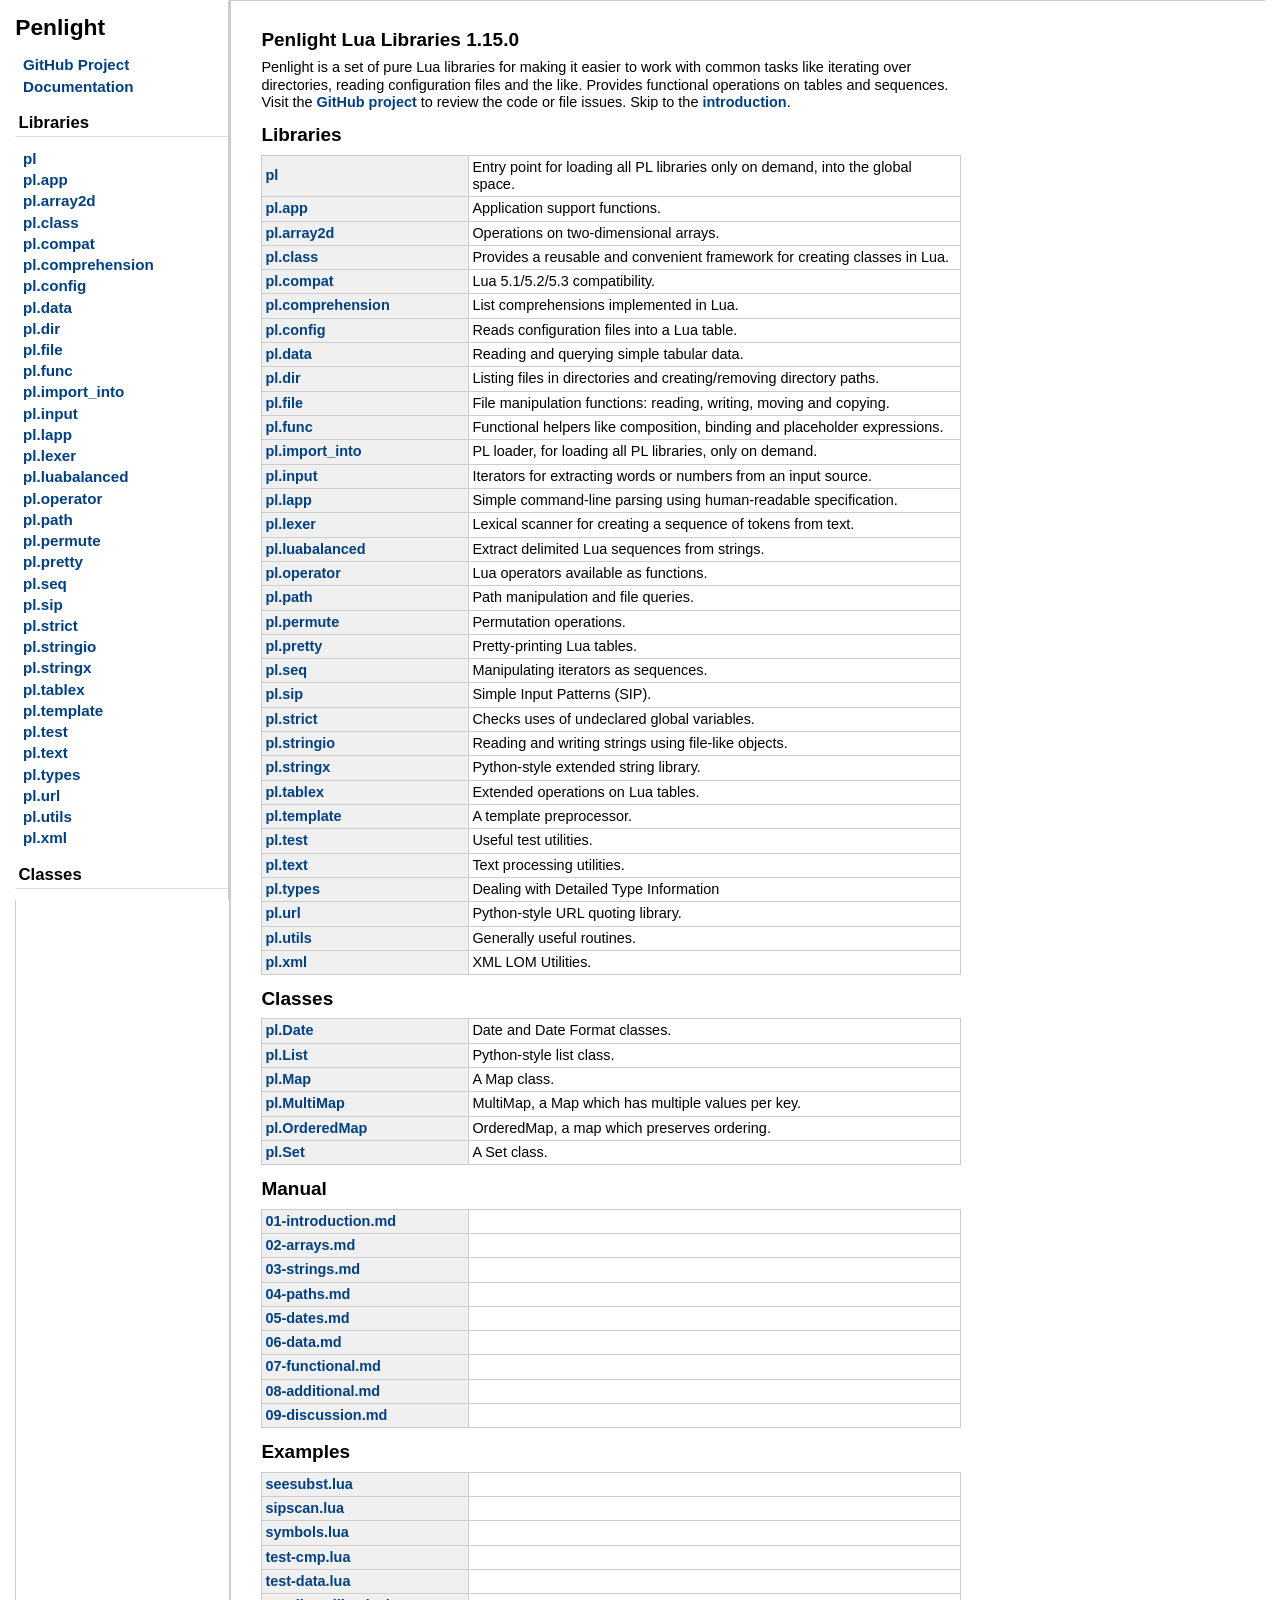
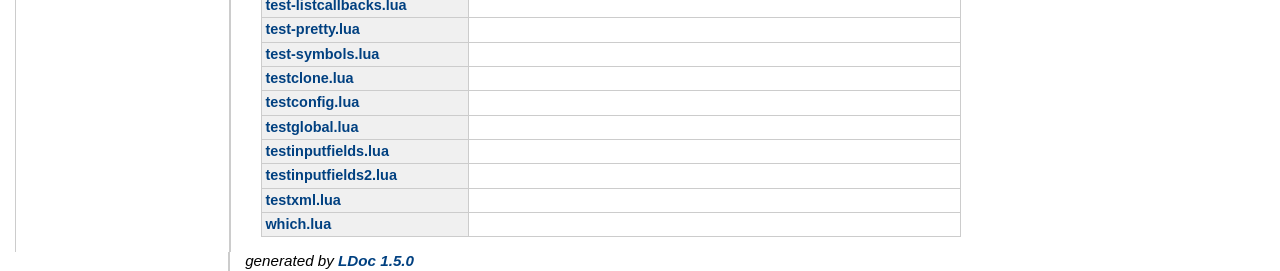
<file: lib/luarocks/rocks-5.4/penlight/1.15.0-1/docs/index.html>
<!DOCTYPE html PUBLIC "-//W3C//DTD XHTML 1.0 Strict//EN"
   "http://www.w3.org/TR/xhtml1/DTD/xhtml1-strict.dtd">
<html>
<meta http-equiv="Content-Type" content="text/html; charset=UTF-8"/>
<head>
    <title>Penlight Documentation</title>
    <link rel="stylesheet" href="ldoc_fixed.css" type="text/css" />
</head>
<body>

<div id="container">

<div id="product">
	<div id="product_logo"></div>
	<div id="product_name"><big><b></b></big></div>
	<div id="product_description"></div>
</div> <!-- id="product" -->


<div id="main">


<!-- Menu -->

<div id="navigation">
<br/>
<h1>Penlight</h1>

<ul>
  <li><a href="https://github.com/lunarmodules/Penlight">GitHub Project</a></li>
  <li><a href="index.html">Documentation</a></li>
</ul>



<h2>Libraries</h2>
<ul class="nowrap">
  <li><a href="libraries/pl.html">pl</a></li>
  <li><a href="libraries/pl.app.html">pl.app</a></li>
  <li><a href="libraries/pl.array2d.html">pl.array2d</a></li>
  <li><a href="libraries/pl.class.html">pl.class</a></li>
  <li><a href="libraries/pl.compat.html">pl.compat</a></li>
  <li><a href="libraries/pl.comprehension.html">pl.comprehension</a></li>
  <li><a href="libraries/pl.config.html">pl.config</a></li>
  <li><a href="libraries/pl.data.html">pl.data</a></li>
  <li><a href="libraries/pl.dir.html">pl.dir</a></li>
  <li><a href="libraries/pl.file.html">pl.file</a></li>
  <li><a href="libraries/pl.func.html">pl.func</a></li>
  <li><a href="libraries/pl.import_into.html">pl.import_into</a></li>
  <li><a href="libraries/pl.input.html">pl.input</a></li>
  <li><a href="libraries/pl.lapp.html">pl.lapp</a></li>
  <li><a href="libraries/pl.lexer.html">pl.lexer</a></li>
  <li><a href="libraries/pl.luabalanced.html">pl.luabalanced</a></li>
  <li><a href="libraries/pl.operator.html">pl.operator</a></li>
  <li><a href="libraries/pl.path.html">pl.path</a></li>
  <li><a href="libraries/pl.permute.html">pl.permute</a></li>
  <li><a href="libraries/pl.pretty.html">pl.pretty</a></li>
  <li><a href="libraries/pl.seq.html">pl.seq</a></li>
  <li><a href="libraries/pl.sip.html">pl.sip</a></li>
  <li><a href="libraries/pl.strict.html">pl.strict</a></li>
  <li><a href="libraries/pl.stringio.html">pl.stringio</a></li>
  <li><a href="libraries/pl.stringx.html">pl.stringx</a></li>
  <li><a href="libraries/pl.tablex.html">pl.tablex</a></li>
  <li><a href="libraries/pl.template.html">pl.template</a></li>
  <li><a href="libraries/pl.test.html">pl.test</a></li>
  <li><a href="libraries/pl.text.html">pl.text</a></li>
  <li><a href="libraries/pl.types.html">pl.types</a></li>
  <li><a href="libraries/pl.url.html">pl.url</a></li>
  <li><a href="libraries/pl.utils.html">pl.utils</a></li>
  <li><a href="libraries/pl.xml.html">pl.xml</a></li>
</ul>
<h2>Classes</h2>
<ul class="nowrap">
  <li><a href="classes/pl.Date.html">pl.Date</a></li>
  <li><a href="classes/pl.List.html">pl.List</a></li>
  <li><a href="classes/pl.Map.html">pl.Map</a></li>
  <li><a href="classes/pl.MultiMap.html">pl.MultiMap</a></li>
  <li><a href="classes/pl.OrderedMap.html">pl.OrderedMap</a></li>
  <li><a href="classes/pl.Set.html">pl.Set</a></li>
</ul>
<h2>Manual</h2>
<ul class="nowrap">
  <li><a href="manual/01-introduction.md.html">Introduction</a></li>
  <li><a href="manual/02-arrays.md.html">Tables and Arrays</a></li>
  <li><a href="manual/03-strings.md.html">Strings. Higher-level operations on strings.</a></li>
  <li><a href="manual/04-paths.md.html">Paths and Directories</a></li>
  <li><a href="manual/05-dates.md.html">Date and Time</a></li>
  <li><a href="manual/06-data.md.html">Data</a></li>
  <li><a href="manual/07-functional.md.html">Functional Programming</a></li>
  <li><a href="manual/08-additional.md.html">Additional Libraries</a></li>
  <li><a href="manual/09-discussion.md.html">Technical Choices</a></li>
</ul>
<h2>Examples</h2>
<ul class="nowrap">
  <li><a href="examples/seesubst.lua.html">seesubst.lua</a></li>
  <li><a href="examples/sipscan.lua.html">sipscan.lua</a></li>
  <li><a href="examples/symbols.lua.html">symbols.lua</a></li>
  <li><a href="examples/test-cmp.lua.html">test-cmp.lua</a></li>
  <li><a href="examples/test-data.lua.html">test-data.lua</a></li>
  <li><a href="examples/test-listcallbacks.lua.html">test-listcallbacks.lua</a></li>
  <li><a href="examples/test-pretty.lua.html">test-pretty.lua</a></li>
  <li><a href="examples/test-symbols.lua.html">test-symbols.lua</a></li>
  <li><a href="examples/testclone.lua.html">testclone.lua</a></li>
  <li><a href="examples/testconfig.lua.html">testconfig.lua</a></li>
  <li><a href="examples/testglobal.lua.html">testglobal.lua</a></li>
  <li><a href="examples/testinputfields.lua.html">testinputfields.lua</a></li>
  <li><a href="examples/testinputfields2.lua.html">testinputfields2.lua</a></li>
  <li><a href="examples/testxml.lua.html">testxml.lua</a></li>
  <li><a href="examples/which.lua.html">which.lua</a></li>
</ul>

</div>

<div id="content">


  <h2>Penlight Lua Libraries 1.15.0</h2>
  <p>Penlight is a set of pure Lua libraries for making it easier to work with common tasks like iterating over directories, reading configuration files and the like. Provides functional operations on tables and sequences. Visit the <a href="https://github.com/lunarmodules/Penlight">GitHub project</a> to review the code or file issues. Skip to the <a href="manual/01-introduction.md.html#">introduction</a>.</p>

<h2>Libraries</h2>
<table class="module_list">
	<tr>
		<td class="name"  nowrap><a href="libraries/pl.html">pl</a></td>
		<td class="summary">Entry point for loading all PL libraries only on demand, into the global space.</td>
	</tr>
	<tr>
		<td class="name"  nowrap><a href="libraries/pl.app.html">pl.app</a></td>
		<td class="summary">Application support functions.</td>
	</tr>
	<tr>
		<td class="name"  nowrap><a href="libraries/pl.array2d.html">pl.array2d</a></td>
		<td class="summary">Operations on two-dimensional arrays.</td>
	</tr>
	<tr>
		<td class="name"  nowrap><a href="libraries/pl.class.html">pl.class</a></td>
		<td class="summary">Provides a reusable and convenient framework for creating classes in Lua.</td>
	</tr>
	<tr>
		<td class="name"  nowrap><a href="libraries/pl.compat.html">pl.compat</a></td>
		<td class="summary">Lua 5.1/5.2/5.3 compatibility.</td>
	</tr>
	<tr>
		<td class="name"  nowrap><a href="libraries/pl.comprehension.html">pl.comprehension</a></td>
		<td class="summary">List comprehensions implemented in Lua.</td>
	</tr>
	<tr>
		<td class="name"  nowrap><a href="libraries/pl.config.html">pl.config</a></td>
		<td class="summary">Reads configuration files into a Lua table.</td>
	</tr>
	<tr>
		<td class="name"  nowrap><a href="libraries/pl.data.html">pl.data</a></td>
		<td class="summary">Reading and querying simple tabular data.</td>
	</tr>
	<tr>
		<td class="name"  nowrap><a href="libraries/pl.dir.html">pl.dir</a></td>
		<td class="summary">Listing files in directories and creating/removing directory paths.</td>
	</tr>
	<tr>
		<td class="name"  nowrap><a href="libraries/pl.file.html">pl.file</a></td>
		<td class="summary">File manipulation functions: reading, writing, moving and copying.</td>
	</tr>
	<tr>
		<td class="name"  nowrap><a href="libraries/pl.func.html">pl.func</a></td>
		<td class="summary">Functional helpers like composition, binding and placeholder expressions.</td>
	</tr>
	<tr>
		<td class="name"  nowrap><a href="libraries/pl.import_into.html">pl.import_into</a></td>
		<td class="summary">PL loader, for loading all PL libraries, only on demand.</td>
	</tr>
	<tr>
		<td class="name"  nowrap><a href="libraries/pl.input.html">pl.input</a></td>
		<td class="summary">Iterators for extracting words or numbers from an input source.</td>
	</tr>
	<tr>
		<td class="name"  nowrap><a href="libraries/pl.lapp.html">pl.lapp</a></td>
		<td class="summary">Simple command-line parsing using human-readable specification.</td>
	</tr>
	<tr>
		<td class="name"  nowrap><a href="libraries/pl.lexer.html">pl.lexer</a></td>
		<td class="summary">Lexical scanner for creating a sequence of tokens from text.</td>
	</tr>
	<tr>
		<td class="name"  nowrap><a href="libraries/pl.luabalanced.html">pl.luabalanced</a></td>
		<td class="summary">Extract delimited Lua sequences from strings.</td>
	</tr>
	<tr>
		<td class="name"  nowrap><a href="libraries/pl.operator.html">pl.operator</a></td>
		<td class="summary">Lua operators available as functions.</td>
	</tr>
	<tr>
		<td class="name"  nowrap><a href="libraries/pl.path.html">pl.path</a></td>
		<td class="summary">Path manipulation and file queries.</td>
	</tr>
	<tr>
		<td class="name"  nowrap><a href="libraries/pl.permute.html">pl.permute</a></td>
		<td class="summary">Permutation operations.</td>
	</tr>
	<tr>
		<td class="name"  nowrap><a href="libraries/pl.pretty.html">pl.pretty</a></td>
		<td class="summary">Pretty-printing Lua tables.</td>
	</tr>
	<tr>
		<td class="name"  nowrap><a href="libraries/pl.seq.html">pl.seq</a></td>
		<td class="summary">Manipulating iterators as sequences.</td>
	</tr>
	<tr>
		<td class="name"  nowrap><a href="libraries/pl.sip.html">pl.sip</a></td>
		<td class="summary">Simple Input Patterns (SIP).</td>
	</tr>
	<tr>
		<td class="name"  nowrap><a href="libraries/pl.strict.html">pl.strict</a></td>
		<td class="summary">Checks uses of undeclared global variables.</td>
	</tr>
	<tr>
		<td class="name"  nowrap><a href="libraries/pl.stringio.html">pl.stringio</a></td>
		<td class="summary">Reading and writing strings using file-like objects.</td>
	</tr>
	<tr>
		<td class="name"  nowrap><a href="libraries/pl.stringx.html">pl.stringx</a></td>
		<td class="summary">Python-style extended string library.</td>
	</tr>
	<tr>
		<td class="name"  nowrap><a href="libraries/pl.tablex.html">pl.tablex</a></td>
		<td class="summary">Extended operations on Lua tables.</td>
	</tr>
	<tr>
		<td class="name"  nowrap><a href="libraries/pl.template.html">pl.template</a></td>
		<td class="summary">A template preprocessor.</td>
	</tr>
	<tr>
		<td class="name"  nowrap><a href="libraries/pl.test.html">pl.test</a></td>
		<td class="summary">Useful test utilities.</td>
	</tr>
	<tr>
		<td class="name"  nowrap><a href="libraries/pl.text.html">pl.text</a></td>
		<td class="summary">Text processing utilities.</td>
	</tr>
	<tr>
		<td class="name"  nowrap><a href="libraries/pl.types.html">pl.types</a></td>
		<td class="summary">Dealing with Detailed Type Information</td>
	</tr>
	<tr>
		<td class="name"  nowrap><a href="libraries/pl.url.html">pl.url</a></td>
		<td class="summary">Python-style URL quoting library.</td>
	</tr>
	<tr>
		<td class="name"  nowrap><a href="libraries/pl.utils.html">pl.utils</a></td>
		<td class="summary">Generally useful routines.</td>
	</tr>
	<tr>
		<td class="name"  nowrap><a href="libraries/pl.xml.html">pl.xml</a></td>
		<td class="summary">XML LOM Utilities.</td>
	</tr>
</table>
<h2>Classes</h2>
<table class="module_list">
	<tr>
		<td class="name"  nowrap><a href="classes/pl.Date.html">pl.Date</a></td>
		<td class="summary">Date and Date Format classes.</td>
	</tr>
	<tr>
		<td class="name"  nowrap><a href="classes/pl.List.html">pl.List</a></td>
		<td class="summary">Python-style list class.</td>
	</tr>
	<tr>
		<td class="name"  nowrap><a href="classes/pl.Map.html">pl.Map</a></td>
		<td class="summary">A Map class.</td>
	</tr>
	<tr>
		<td class="name"  nowrap><a href="classes/pl.MultiMap.html">pl.MultiMap</a></td>
		<td class="summary">MultiMap, a Map which has multiple values per key.</td>
	</tr>
	<tr>
		<td class="name"  nowrap><a href="classes/pl.OrderedMap.html">pl.OrderedMap</a></td>
		<td class="summary">OrderedMap, a map which preserves ordering.</td>
	</tr>
	<tr>
		<td class="name"  nowrap><a href="classes/pl.Set.html">pl.Set</a></td>
		<td class="summary">A Set class.</td>
	</tr>
</table>
<h2>Manual</h2>
<table class="module_list">
	<tr>
		<td class="name"  nowrap><a href="manual/01-introduction.md.html">01-introduction.md</a></td>
		<td class="summary"></td>
	</tr>
	<tr>
		<td class="name"  nowrap><a href="manual/02-arrays.md.html">02-arrays.md</a></td>
		<td class="summary"></td>
	</tr>
	<tr>
		<td class="name"  nowrap><a href="manual/03-strings.md.html">03-strings.md</a></td>
		<td class="summary"></td>
	</tr>
	<tr>
		<td class="name"  nowrap><a href="manual/04-paths.md.html">04-paths.md</a></td>
		<td class="summary"></td>
	</tr>
	<tr>
		<td class="name"  nowrap><a href="manual/05-dates.md.html">05-dates.md</a></td>
		<td class="summary"></td>
	</tr>
	<tr>
		<td class="name"  nowrap><a href="manual/06-data.md.html">06-data.md</a></td>
		<td class="summary"></td>
	</tr>
	<tr>
		<td class="name"  nowrap><a href="manual/07-functional.md.html">07-functional.md</a></td>
		<td class="summary"></td>
	</tr>
	<tr>
		<td class="name"  nowrap><a href="manual/08-additional.md.html">08-additional.md</a></td>
		<td class="summary"></td>
	</tr>
	<tr>
		<td class="name"  nowrap><a href="manual/09-discussion.md.html">09-discussion.md</a></td>
		<td class="summary"></td>
	</tr>
</table>
<h2>Examples</h2>
<table class="module_list">
	<tr>
		<td class="name"  nowrap><a href="examples/seesubst.lua.html">seesubst.lua</a></td>
		<td class="summary"></td>
	</tr>
	<tr>
		<td class="name"  nowrap><a href="examples/sipscan.lua.html">sipscan.lua</a></td>
		<td class="summary"></td>
	</tr>
	<tr>
		<td class="name"  nowrap><a href="examples/symbols.lua.html">symbols.lua</a></td>
		<td class="summary"></td>
	</tr>
	<tr>
		<td class="name"  nowrap><a href="examples/test-cmp.lua.html">test-cmp.lua</a></td>
		<td class="summary"></td>
	</tr>
	<tr>
		<td class="name"  nowrap><a href="examples/test-data.lua.html">test-data.lua</a></td>
		<td class="summary"></td>
	</tr>
	<tr>
		<td class="name"  nowrap><a href="examples/test-listcallbacks.lua.html">test-listcallbacks.lua</a></td>
		<td class="summary"></td>
	</tr>
	<tr>
		<td class="name"  nowrap><a href="examples/test-pretty.lua.html">test-pretty.lua</a></td>
		<td class="summary"></td>
	</tr>
	<tr>
		<td class="name"  nowrap><a href="examples/test-symbols.lua.html">test-symbols.lua</a></td>
		<td class="summary"></td>
	</tr>
	<tr>
		<td class="name"  nowrap><a href="examples/testclone.lua.html">testclone.lua</a></td>
		<td class="summary"></td>
	</tr>
	<tr>
		<td class="name"  nowrap><a href="examples/testconfig.lua.html">testconfig.lua</a></td>
		<td class="summary"></td>
	</tr>
	<tr>
		<td class="name"  nowrap><a href="examples/testglobal.lua.html">testglobal.lua</a></td>
		<td class="summary"></td>
	</tr>
	<tr>
		<td class="name"  nowrap><a href="examples/testinputfields.lua.html">testinputfields.lua</a></td>
		<td class="summary"></td>
	</tr>
	<tr>
		<td class="name"  nowrap><a href="examples/testinputfields2.lua.html">testinputfields2.lua</a></td>
		<td class="summary"></td>
	</tr>
	<tr>
		<td class="name"  nowrap><a href="examples/testxml.lua.html">testxml.lua</a></td>
		<td class="summary"></td>
	</tr>
	<tr>
		<td class="name"  nowrap><a href="examples/which.lua.html">which.lua</a></td>
		<td class="summary"></td>
	</tr>
</table>

</div> <!-- id="content" -->
</div> <!-- id="main" -->
<div id="about">
<i>generated by <a href="http://github.com/stevedonovan/LDoc">LDoc 1.5.0</a></i>
</div> <!-- id="about" -->
</div> <!-- id="container" -->
</body>
</html>
</file>
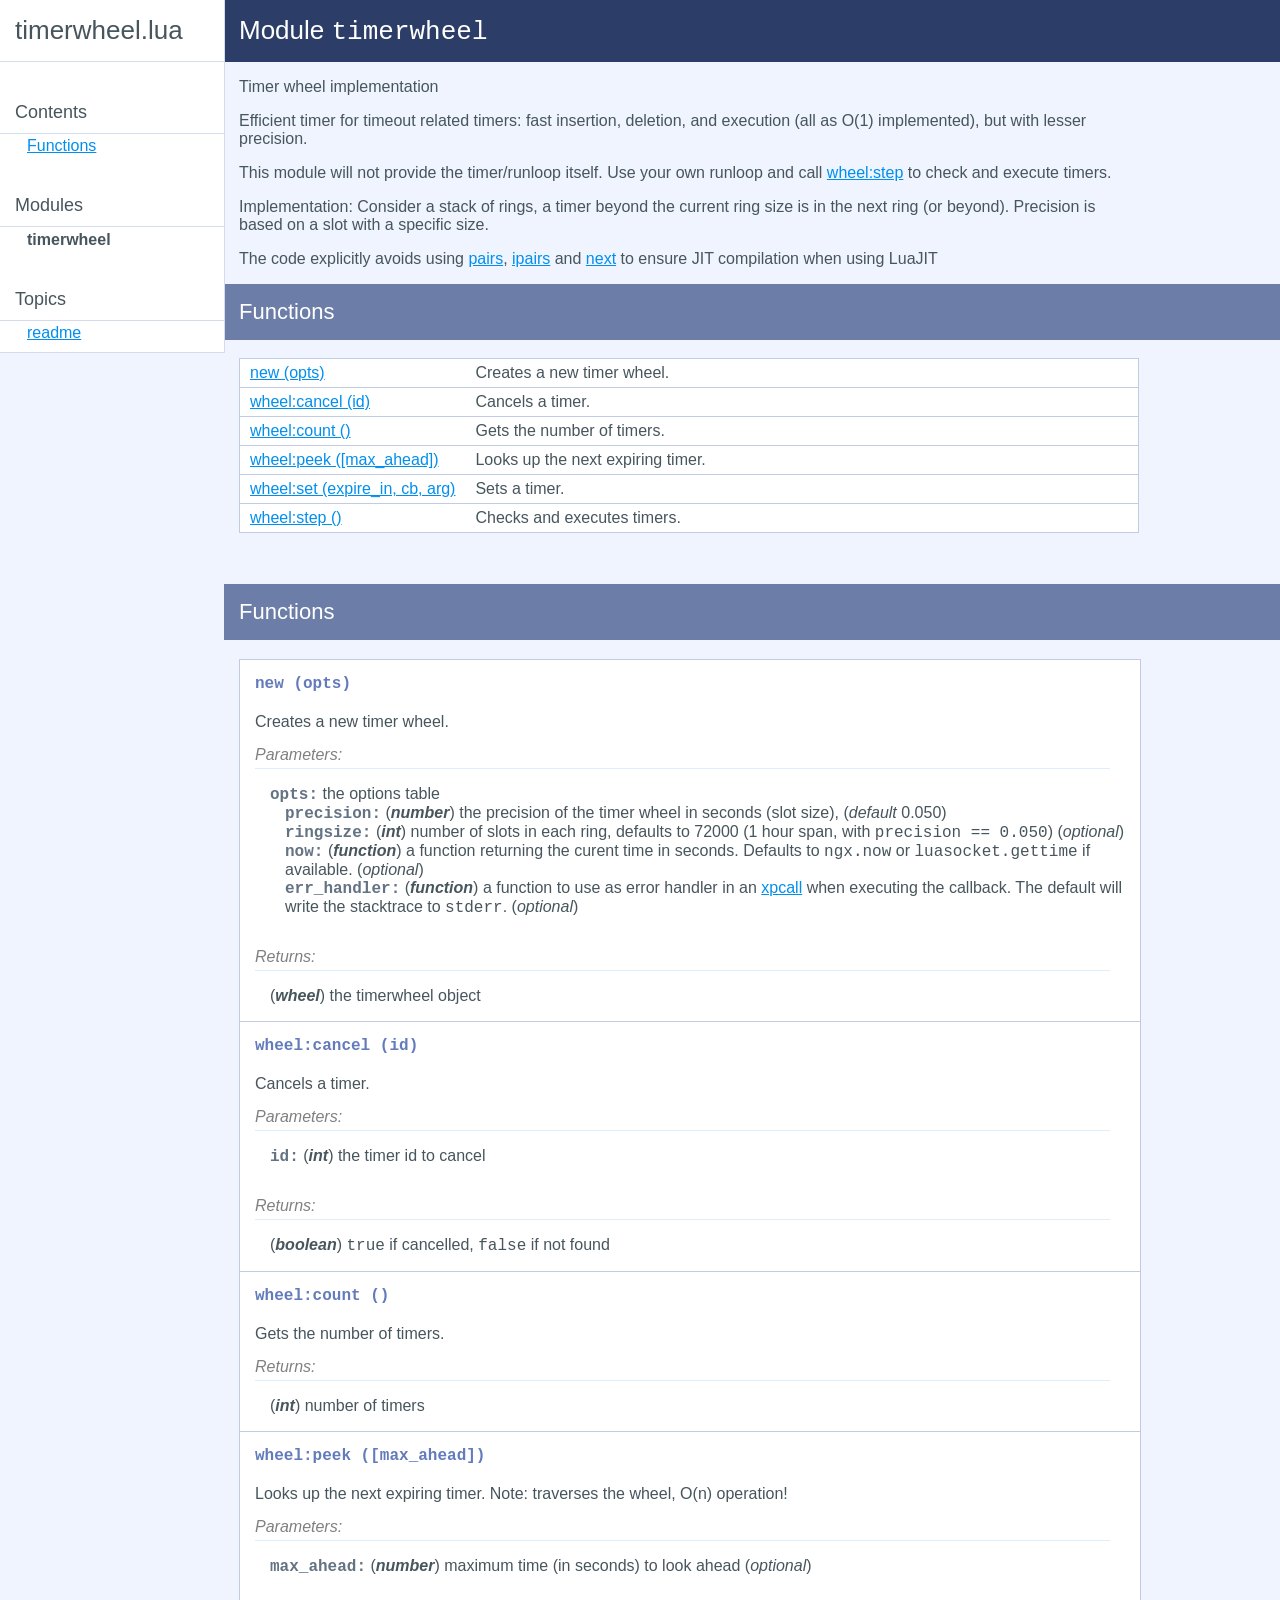
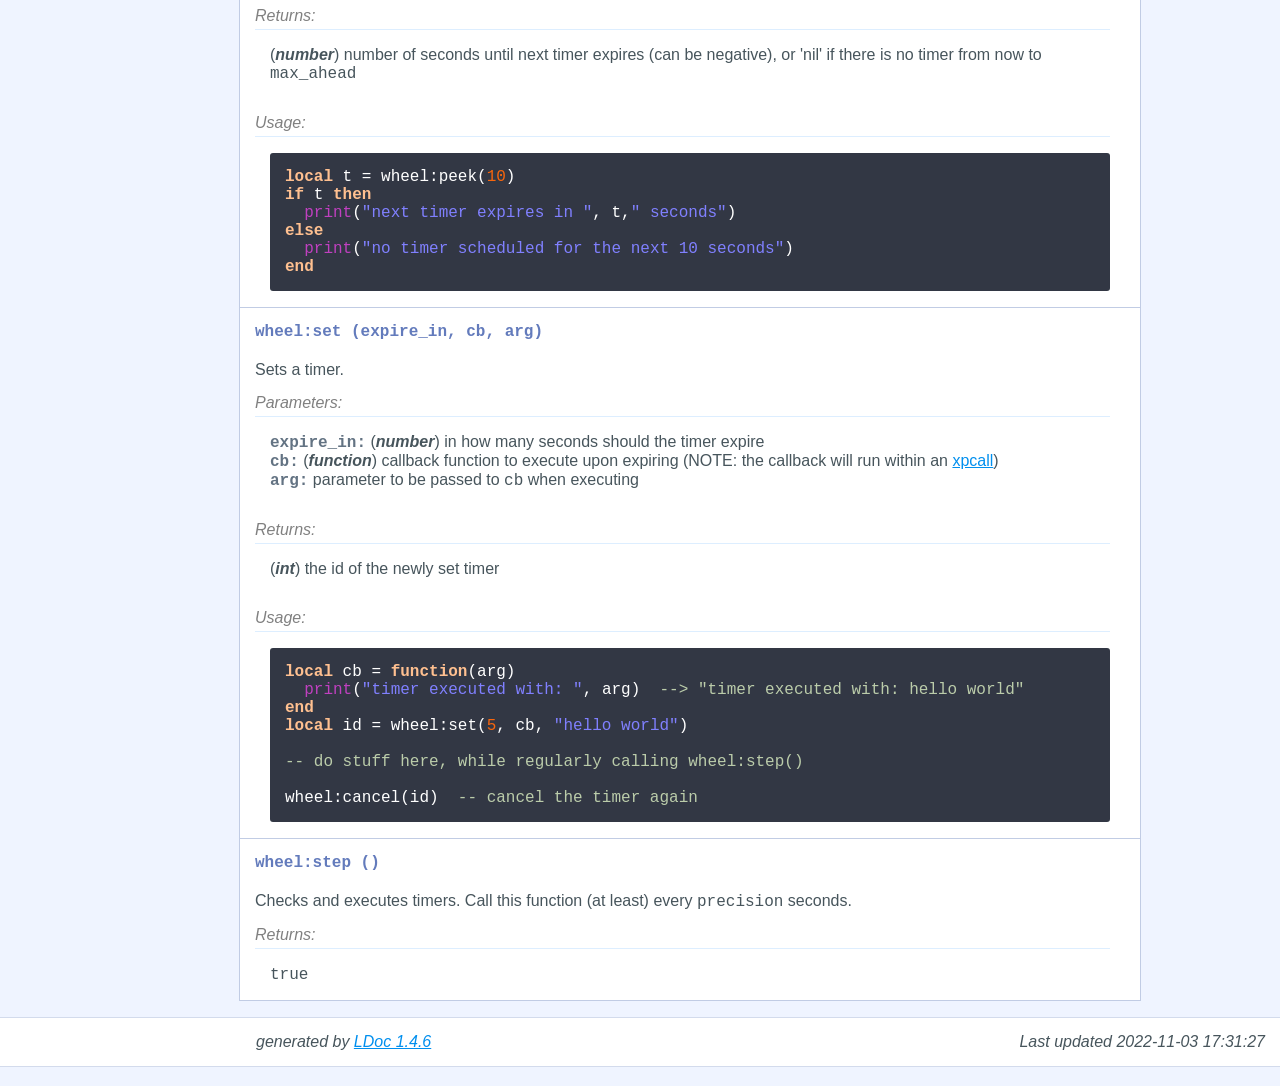
<file: lib/luarocks/rocks-5.4/timerwheel/1.0.2-1/docs/index.html>
<!DOCTYPE html PUBLIC "-//W3C//DTD XHTML 1.0 Strict//EN"
   "http://www.w3.org/TR/xhtml1/DTD/xhtml1-strict.dtd">
<html>
<meta http-equiv="Content-Type" content="text/html; charset=UTF-8"/>
<head>
    <title>timerwheel</title>
    <link rel="stylesheet" href="ldoc.css" type="text/css" />
</head>
<body>

<div id="container">

<div id="product">
	<div id="product_logo"></div>
	<div id="product_name"><big><b></b></big></div>
	<div id="product_description"></div>
</div> <!-- id="product" -->


<div id="main">


<!-- Menu -->

<div id="navigation">
<br/>
<h1>timerwheel.lua</h1>


<h2>Contents</h2>
<ul>
<li><a href="#Functions">Functions</a></li>
</ul>


<h2>Modules</h2>
<ul class="nowrap">
  <li><strong>timerwheel</strong></li>
</ul>
<h2>Topics</h2>
<ul class="">
  <li><a href="topics/readme.md.html">readme</a></li>
</ul>

</div>

<div id="content">

<h1>Module <code>timerwheel</code></h1>
<p>Timer wheel implementation</p>

<p> Efficient timer for timeout related timers: fast insertion, deletion, and
 execution (all as O(1) implemented), but with lesser precision.</p>
<p> This module will not provide the timer/runloop itself. Use your own runloop
 and call <a href="index.html#wheel:step">wheel:step</a> to check and execute timers.</p>

<p> Implementation:
 Consider a stack of rings, a timer beyond the current ring size is in the
 next ring (or beyond). Precision is based on a slot with a specific size.</p>

<p> The code explicitly avoids using <a href="https://www.lua.org/manual/5.1/manual.html#pdf-pairs">pairs</a>, <a href="https://www.lua.org/manual/5.1/manual.html#pdf-ipairs">ipairs</a> and <a href="https://www.lua.org/manual/5.1/manual.html#pdf-next">next</a> to ensure JIT
 compilation when using LuaJIT</p>


<h2><a href="#Functions">Functions</a></h2>
<table class="function_list">
	<tr>
	<td class="name" nowrap><a href="#new">new (opts)</a></td>
	<td class="summary">Creates a new timer wheel.</td>
	</tr>
	<tr>
	<td class="name" nowrap><a href="#wheel:cancel">wheel:cancel (id)</a></td>
	<td class="summary">Cancels a timer.</td>
	</tr>
	<tr>
	<td class="name" nowrap><a href="#wheel:count">wheel:count ()</a></td>
	<td class="summary">Gets the number of timers.</td>
	</tr>
	<tr>
	<td class="name" nowrap><a href="#wheel:peek">wheel:peek ([max_ahead])</a></td>
	<td class="summary">Looks up the next expiring timer.</td>
	</tr>
	<tr>
	<td class="name" nowrap><a href="#wheel:set">wheel:set (expire_in, cb, arg)</a></td>
	<td class="summary">Sets a timer.</td>
	</tr>
	<tr>
	<td class="name" nowrap><a href="#wheel:step">wheel:step ()</a></td>
	<td class="summary">Checks and executes timers.</td>
	</tr>
</table>

<br/>
<br/>


    <h2 class="section-header "><a name="Functions"></a>Functions</h2>

    <dl class="function">
    <dt>
    <a name = "new"></a>
    <strong>new (opts)</strong>
    </dt>
    <dd>
    Creates a new timer wheel.


    <h3>Parameters:</h3>
    <ul>
        <li><span class="parameter">opts</span> the options table
        <ul>
        <li><span class="parameter">precision</span>
            <span class="types"><span class="type">number</span></span>
         the precision of the timer wheel in seconds (slot size),
         (<em>default</em> 0.050)
        </li>
        <li><span class="parameter">ringsize</span>
            <span class="types"><span class="type">int</span></span>
         number of slots in each ring, defaults to 72000 (1
 hour span, with <code>precision == 0.050</code>)
         (<em>optional</em>)
        </li>
        <li><span class="parameter">now</span>
            <span class="types"><span class="type">function</span></span>
         a function returning the curent time in seconds. Defaults
 to <code>ngx.now</code> or <code>luasocket.gettime</code> if available.
         (<em>optional</em>)
        </li>
        <li><span class="parameter">err_handler</span>
            <span class="types"><span class="type">function</span></span>
         a function to use as error handler in an <a href="https://www.lua.org/manual/5.1/manual.html#pdf-xpcall">xpcall</a> when
 executing the callback. The default will write the stacktrace to <code>stderr</code>.
         (<em>optional</em>)
        </li>
        </li></ul>
    </ul>

    <h3>Returns:</h3>
    <ol>

           <span class="types"><span class="type">wheel</span></span>
        the timerwheel object
    </ol>




</dd>
    <dt>
    <a name = "wheel:cancel"></a>
    <strong>wheel:cancel (id)</strong>
    </dt>
    <dd>
    Cancels a timer.


    <h3>Parameters:</h3>
    <ul>
        <li><span class="parameter">id</span>
            <span class="types"><span class="type">int</span></span>
         the timer id to cancel
        </li>
    </ul>

    <h3>Returns:</h3>
    <ol>

           <span class="types"><span class="type">boolean</span></span>
        <code>true</code> if cancelled, <code>false</code> if not found
    </ol>




</dd>
    <dt>
    <a name = "wheel:count"></a>
    <strong>wheel:count ()</strong>
    </dt>
    <dd>
    Gets the number of timers.



    <h3>Returns:</h3>
    <ol>

           <span class="types"><span class="type">int</span></span>
        number of timers
    </ol>




</dd>
    <dt>
    <a name = "wheel:peek"></a>
    <strong>wheel:peek ([max_ahead])</strong>
    </dt>
    <dd>
    Looks up the next expiring timer.
 Note: traverses the wheel, O(n) operation!


    <h3>Parameters:</h3>
    <ul>
        <li><span class="parameter">max_ahead</span>
            <span class="types"><span class="type">number</span></span>
         maximum time (in seconds)
 to look ahead
         (<em>optional</em>)
        </li>
    </ul>

    <h3>Returns:</h3>
    <ol>

           <span class="types"><span class="type">number</span></span>
        number of seconds until next timer expires (can be negative), or
 'nil' if there is no timer from now to <code>max_ahead</code>
    </ol>



    <h3>Usage:</h3>
    <ul>
        <pre class="example"><span class="keyword">local</span> t = wheel:peek(<span class="number">10</span>)
<span class="keyword">if</span> t <span class="keyword">then</span>
  <span class="global">print</span>(<span class="string">"next timer expires in "</span>, t,<span class="string">" seconds"</span>)
<span class="keyword">else</span>
  <span class="global">print</span>(<span class="string">"no timer scheduled for the next 10 seconds"</span>)
<span class="keyword">end</span></pre>
    </ul>

</dd>
    <dt>
    <a name = "wheel:set"></a>
    <strong>wheel:set (expire_in, cb, arg)</strong>
    </dt>
    <dd>
    Sets a timer.


    <h3>Parameters:</h3>
    <ul>
        <li><span class="parameter">expire_in</span>
            <span class="types"><span class="type">number</span></span>
         in how many seconds should the timer expire
        </li>
        <li><span class="parameter">cb</span>
            <span class="types"><span class="type">function</span></span>
         callback function to execute upon expiring (NOTE: the
 callback will run within an <a href="https://www.lua.org/manual/5.1/manual.html#pdf-xpcall">xpcall</a>)
        </li>
        <li><span class="parameter">arg</span>
         parameter to be passed to <code>cb</code> when executing
        </li>
    </ul>

    <h3>Returns:</h3>
    <ol>

           <span class="types"><span class="type">int</span></span>
        the id of the newly set timer
    </ol>



    <h3>Usage:</h3>
    <ul>
        <pre class="example"><span class="keyword">local</span> cb = <span class="keyword">function</span>(arg)
  <span class="global">print</span>(<span class="string">"timer executed with: "</span>, arg)  <span class="comment">--&gt; "timer executed with: hello world"
</span><span class="keyword">end</span>
<span class="keyword">local</span> id = wheel:set(<span class="number">5</span>, cb, <span class="string">"hello world"</span>)

<span class="comment">-- do stuff here, while regularly calling <code>wheel:step()</code>
</span>
wheel:cancel(id)  <span class="comment">-- cancel the timer again</span></pre>
    </ul>

</dd>
    <dt>
    <a name = "wheel:step"></a>
    <strong>wheel:step ()</strong>
    </dt>
    <dd>
    Checks and executes timers.
 Call this function (at least) every <code>precision</code> seconds.



    <h3>Returns:</h3>
    <ol>

        <code>true</code>
    </ol>




</dd>
</dl>


</div> <!-- id="content" -->
</div> <!-- id="main" -->
<div id="about">
<i>generated by <a href="http://github.com/stevedonovan/LDoc">LDoc 1.4.6</a></i>
<i style="float:right;">Last updated 2022-11-03 17:31:27 </i>
</div> <!-- id="about" -->
</div> <!-- id="container" -->
</body>
</html>
</file>
<file: lib/luarocks/rocks-5.4/copas/4.8.0-1/docs/doc.css>
body { 
    color: #47555c;
    font-size: 16px;
    font-family: "Open Sans", sans-serif;
    margin: 0;
    padding: 0;
    background: #eff4ff;
}

a:link { color: #008fee; }
a:visited { color: #008fee; }
a:hover { color: #22a7ff; }

h1 { font-size:26px; }
h2 { font-size:24px; }
h3 { font-size:18px; }
h4 { font-size:16px; }

hr {
    height: 1px;
    background: #c1cce4;
    border: 0px;
    margin: 20px 0;
}

code {
    font-family: "Open Sans Mono", "Andale Mono", monospace; 
}

tt {
    font-family: "Open Sans Mono", "Andale Mono", monospace; 
}

body, td, th {
}

textarea, pre, tt {
    font-family: "Open Sans Mono", "Andale Mono", monospace; 
}

img {
    border-width: 0px;
}

.example {
    background-color: #323744;
    color: white;
    font-size: 16px;
    padding: 16px 24px;
    border-radius: 2px;
}

div.header, div.footer {
}

#container {
}

#product {
    background-color: white;
    padding: 10px;
    height: 130px;
    border-bottom: solid #d3dbec 1px;
}

#product big {
    font-size: 42px;
}
#product strong {
    font-weight: normal;
}

#product_logo {
    float: right;
}

#product_name {
    padding-top: 15px;
    padding-left: 30px;
    font-size: 42px;
    font-weight: normal;
}

#product_description {
    padding-left: 30px;
    color: #757779;
}

#main {
    background: #eff4ff;
    margin: 0;
}

#navigation {
    width: 100%;
    background-color: rgb(44,62,103);
    padding: 10px;
    margin: 0;
}

#navigation h1 {
    display: none;
}

#navigation a:hover {
    text-decoration: underline;
}

#navigation ul li a {
    color: rgb(136, 208, 255);
    font-weight: bold;
    text-decoration: none;
}

#navigation ul li li a {
    color: rgb(136, 208, 255);
    font-weight: normal;
    text-decoration: none;
}

#navigation ul {
    display: inline;
    color: white;
    padding: 0px;
    padding-top: 10px;
    padding-bottom: 10px;
}

#navigation li {
    display: inline;
    list-style-type: none;
    padding-left: 5px;
    padding-right: 5px;
}

#navigation li {
    padding: 10px;
    padding: 10px;
}

#navigation li li {
}

#navigation li:hover a {
    color: rgb(166, 238, 255);
}

#content {
    padding: 20px;
    width: 800px;
    margin-left: auto;
    margin-right: auto;
}

#about {
    display: none;
}

dl.reference {
    background-color: white;
    padding: 20px;
    border: solid #d3dbec 1px;
}

dl.reference dt {
    padding: 5px;
    padding-top: 25px;
    color: #637bbc;
}

dl.reference dl dt {
    padding-top: 5px;
    color: #637383;
}

dl.reference dd {
}

@media print {
    body {
        font: 10pt "Times New Roman", "TimeNR", Times, serif;
    }
    a {
        font-weight:bold; color: #004080; text-decoration: underline;
    }
    #main {
        background-color: #ffffff; border-left: 0px;
    }
    #container {
        margin-left: 2%; margin-right: 2%; background-color: #ffffff;
    }
    #content {
        margin-left: 0px; padding: 1em; border-left: 0px; border-right: 0px; background-color: #ffffff;
    }
    #navigation {
        display: none;
    }
    #product_logo {
        display: none;
    }
    #about img {
        display: none;
    }
    .example {
        font-family: "Andale Mono", monospace; 
        font-size: 8pt;
        page-break-inside: avoid;
    }
}
</file>
<file: lib/luarocks/rocks-5.4/coxpcall/1.17.0-1/doc/doc.css>
body { 
    color: #47555c;
    font-size: 16px;
    font-family: "Open Sans", sans-serif;
    margin: 0;
    padding: 0;
    background: #eff4ff;
}

a:link { color: #008fee; }
a:visited { color: #008fee; }
a:hover { color: #22a7ff; }

h1 { font-size:26px; }
h2 { font-size:24px; }
h3 { font-size:18px; }
h4 { font-size:16px; }

hr {
    height: 1px;
    background: #c1cce4;
    border: 0px;
    margin: 20px 0;
}

code {
    font-family: "Open Sans Mono", "Andale Mono", monospace; 
}

tt {
    font-family: "Open Sans Mono", "Andale Mono", monospace; 
}

body, td, th {
}

textarea, pre, tt {
    font-family: "Open Sans Mono", "Andale Mono", monospace; 
}

img {
    border-width: 0px;
}

.example {
    background-color: #323744;
    color: white;
    font-size: 16px;
    padding: 16px 24px;
    border-radius: 2px;
}

div.header, div.footer {
}

#container {
}

#product {
    background-color: white;
    padding: 10px;
    height: 130px;
    border-bottom: solid #d3dbec 1px;
}

#product big {
    font-size: 42px;
}
#product strong {
    font-weight: normal;
}

#product_logo {
    float: right;
}

#product_name {
    padding-top: 15px;
    padding-left: 30px;
    font-size: 42px;
    font-weight: normal;
}

#product_description {
    padding-left: 30px;
    color: #757779;
}

#main {
    background: #eff4ff;
    margin: 0;
}

#navigation {
    width: 100%;
    background-color: rgb(44,62,103);
    padding: 10px;
    margin: 0;
}

#navigation h1 {
    display: none;
}

#navigation a:hover {
    text-decoration: underline;
}

#navigation ul li a {
    color: rgb(136, 208, 255);
    font-weight: bold;
    text-decoration: none;
}

#navigation ul li li a {
    color: rgb(136, 208, 255);
    font-weight: normal;
    text-decoration: none;
}

#navigation ul {
    display: inline;
    color: white;
    padding: 0px;
    padding-top: 10px;
    padding-bottom: 10px;
}

#navigation li {
    display: inline;
    list-style-type: none;
    padding-left: 5px;
    padding-right: 5px;
}

#navigation li {
    padding: 10px;
    padding: 10px;
}

#navigation li li {
}

#navigation li:hover a {
    color: rgb(166, 238, 255);
}

#content {
    padding: 20px;
    width: 800px;
    margin-left: auto;
    margin-right: auto;
}

#about {
    display: none;
}

dl.reference {
    background-color: white;
    padding-left: 20px;
    padding-right: 20px;
    padding-bottom: 20px;
    border: solid #d3dbec 1px;
}

dl.reference dt {
    padding: 5px;
    padding-top: 25px;
    color: #637bbc;
}

dl.reference dl dt {
    padding-top: 5px;
    color: #637383;
}

dl.reference dd {
}

@media print {
    body {
        font: 10pt "Times New Roman", "TimeNR", Times, serif;
    }
    a {
        font-weight:bold; color: #004080; text-decoration: underline;
    }
    #main {
        background-color: #ffffff; border-left: 0px;
    }
    #container {
        margin-left: 2%; margin-right: 2%; background-color: #ffffff;
    }
    #content {
        margin-left: 0px; padding: 1em; border-left: 0px; border-right: 0px; background-color: #ffffff;
    }
    #navigation {
        display: none;
    }
    #product_logo {
        display: none;
    }
    #about img {
        display: none;
    }
    .example {
        font-family: "Andale Mono", monospace; 
        font-size: 8pt;
        page-break-inside: avoid;
    }
}
</file>
<file: lib/luarocks/rocks-5.4/luafilesystem/1.9.0-1/docs/doc.css>
body { 
    color: #47555c;
    font-size: 16px;
    font-family: "Open Sans", sans-serif;
    margin: 0;
    padding: 0;
    background: #eff4ff;
}

a:link { color: #008fee; }
a:visited { color: #008fee; }
a:hover { color: #22a7ff; }

h1 { font-size:26px; }
h2 { font-size:24px; }
h3 { font-size:18px; }
h4 { font-size:16px; }

hr {
    height: 1px;
    background: #c1cce4;
    border: 0px;
    margin: 20px 0;
}

code {
    font-family: "Open Sans Mono", "Andale Mono", monospace; 
}

tt {
    font-family: "Open Sans Mono", "Andale Mono", monospace; 
}

body, td, th {
}

textarea, pre, tt {
    font-family: "Open Sans Mono", "Andale Mono", monospace; 
}

img {
    border-width: 0px;
}

.example {
    background-color: #323744;
    color: white;
    font-size: 16px;
    padding: 16px 24px;
    border-radius: 2px;
}

div.header, div.footer {
}

#container {
}

#product {
    background-color: white;
    padding: 10px;
    height: 130px;
    border-bottom: solid #d3dbec 1px;
}

#product big {
    font-size: 42px;
}
#product strong {
    font-weight: normal;
}

#product_logo {
    float: right;
}

#product_name {
    padding-top: 15px;
    padding-left: 30px;
    font-size: 42px;
    font-weight: normal;
}

#product_description {
    padding-left: 30px;
    color: #757779;
}

#main {
    background: #eff4ff;
    margin: 0;
}

#navigation {
    width: 100%;
    background-color: rgb(44,62,103);
    padding: 10px;
    margin: 0;
}

#navigation h1 {
    display: none;
}

#navigation a:hover {
    text-decoration: underline;
}

#navigation ul li a {
    color: rgb(136, 208, 255);
    font-weight: bold;
    text-decoration: none;
}

#navigation ul li li a {
    color: rgb(136, 208, 255);
    font-weight: normal;
    text-decoration: none;
}

#navigation ul {
    display: inline;
    color: white;
    padding: 0px;
    padding-top: 10px;
    padding-bottom: 10px;
}

#navigation li {
    display: inline;
    list-style-type: none;
    padding-left: 5px;
    padding-right: 5px;
}

#navigation li {
    padding: 10px;
    padding: 10px;
}

#navigation li li {
}

#navigation li:hover a {
    color: rgb(166, 238, 255);
}

#content {
    padding: 20px;
    width: 800px;
    margin-left: auto;
    margin-right: auto;
}

#about {
    display: none;
}

dl.reference {
    background-color: white;
    padding: 20px;
    border: solid #d3dbec 1px;
}

dl.reference dt {
    padding: 5px;
    padding-top: 25px;
    color: #637bbc;
}

dl.reference dl dt {
    padding-top: 5px;
    color: #637383;
}

dl.reference dd {
}

@media print {
    body {
        font: 10pt "Times New Roman", "TimeNR", Times, serif;
    }
    a {
        font-weight:bold; color: #004080; text-decoration: underline;
    }
    #main {
        background-color: #ffffff; border-left: 0px;
    }
    #container {
        margin-left: 2%; margin-right: 2%; background-color: #ffffff;
    }
    #content {
        margin-left: 0px; padding: 1em; border-left: 0px; border-right: 0px; background-color: #ffffff;
    }
    #navigation {
        display: none;
    }
    #product_logo {
        display: none;
    }
    #about img {
        display: none;
    }
    .example {
        font-family: "Andale Mono", monospace; 
        font-size: 8pt;
        page-break-inside: avoid;
    }
}
</file>
<file: lib/luarocks/rocks-5.4/luasocket/3.0rc1-2/doc/reference.css>
body { 
    margin-left: 1em; 
    margin-right: 1em; 
    font-family: "Verdana", sans-serif; 
}

tt {
    font-family: "Andale Mono", monospace; 
}

h1, h2, h3, h4 { margin-left: 0em; }


h3 { padding-top: 1em; }

p { margin-left: 1em; }

p.name { 
    font-family: "Andale Mono", monospace; 
    padding-top: 1em;
    margin-left: 0em; 
}

a[href] { color: #00007f; }

blockquote { margin-left: 3em; }

pre.example {
    background: #ccc;
    padding: 1em;
    margin-left: 1em;
    font-family: "Andale Mono", monospace; 
    font-size: small;
}

hr { 
    margin-left: 0em;
	background: #00007f; 
	border: 0px;
	height: 1px;
}

ul { list-style-type: disc; }

table.index { border: 1px #00007f; }
table.index td { text-align: left; vertical-align: top; }
table.index ul { padding-top: 0em; margin-top: 0em; }

h1:first-letter, 
h2:first-letter, 
h2:first-letter, 
h3:first-letter { color: #00007f; }

div.header, div.footer { margin-left: 0em; }
</file>
<file: lib/luarocks/rocks-5.4/luasocket/3.1.0-1/docs/reference.css>
body { 
    margin-left: 1em; 
    margin-right: 1em; 
    font-family: "Verdana", sans-serif; 
    background: #ffffff;
}

tt {
    font-family: "Andale Mono", monospace; 
}

h1, h2, h3, h4 { margin-left: 0em; }


h3 { padding-top: 1em; }

p { margin-left: 1em; }

p.name { 
    font-family: "Andale Mono", monospace; 
    padding-top: 1em;
    margin-left: 0em; 
}

a[href] { color: #00007f; }

blockquote { margin-left: 3em; }

pre.example {
    background: #ccc;
    padding: 1em;
    margin-left: 1em;
    font-family: "Andale Mono", monospace; 
    font-size: small;
}

hr { 
    margin-left: 0em;
	background: #00007f; 
	border: 0px;
	height: 1px;
}

ul { list-style-type: disc; }

table.index { border: 1px #00007f; }
table.index td { text-align: left; vertical-align: top; }
table.index ul { padding-top: 0em; margin-top: 0em; }

h1:first-letter, 
h2:first-letter, 
h2:first-letter, 
h3:first-letter { color: #00007f; }

div.header, div.footer { margin-left: 0em; }
</file>
<file: lib/luarocks/rocks-5.4/luaunit/3.4-1/doc/_static/pygments.css>
pre { line-height: 125%; }
td.linenos pre { color: #000000; background-color: #f0f0f0; padding-left: 5px; padding-right: 5px; }
span.linenos { color: #000000; background-color: #f0f0f0; padding-left: 5px; padding-right: 5px; }
td.linenos pre.special { color: #000000; background-color: #ffffc0; padding-left: 5px; padding-right: 5px; }
span.linenos.special { color: #000000; background-color: #ffffc0; padding-left: 5px; padding-right: 5px; }
.highlight .hll { background-color: #ffffcc }
.highlight { background: #eeffcc; }
.highlight .c { color: #408090; font-style: italic } /* Comment */
.highlight .err { border: 1px solid #FF0000 } /* Error */
.highlight .k { color: #007020; font-weight: bold } /* Keyword */
.highlight .o { color: #666666 } /* Operator */
.highlight .ch { color: #408090; font-style: italic } /* Comment.Hashbang */
.highlight .cm { color: #408090; font-style: italic } /* Comment.Multiline */
.highlight .cp { color: #007020 } /* Comment.Preproc */
.highlight .cpf { color: #408090; font-style: italic } /* Comment.PreprocFile */
.highlight .c1 { color: #408090; font-style: italic } /* Comment.Single */
.highlight .cs { color: #408090; background-color: #fff0f0 } /* Comment.Special */
.highlight .gd { color: #A00000 } /* Generic.Deleted */
.highlight .ge { font-style: italic } /* Generic.Emph */
.highlight .gr { color: #FF0000 } /* Generic.Error */
.highlight .gh { color: #000080; font-weight: bold } /* Generic.Heading */
.highlight .gi { color: #00A000 } /* Generic.Inserted */
.highlight .go { color: #333333 } /* Generic.Output */
.highlight .gp { color: #c65d09; font-weight: bold } /* Generic.Prompt */
.highlight .gs { font-weight: bold } /* Generic.Strong */
.highlight .gu { color: #800080; font-weight: bold } /* Generic.Subheading */
.highlight .gt { color: #0044DD } /* Generic.Traceback */
.highlight .kc { color: #007020; font-weight: bold } /* Keyword.Constant */
.highlight .kd { color: #007020; font-weight: bold } /* Keyword.Declaration */
.highlight .kn { color: #007020; font-weight: bold } /* Keyword.Namespace */
.highlight .kp { color: #007020 } /* Keyword.Pseudo */
.highlight .kr { color: #007020; font-weight: bold } /* Keyword.Reserved */
.highlight .kt { color: #902000 } /* Keyword.Type */
.highlight .m { color: #208050 } /* Literal.Number */
.highlight .s { color: #4070a0 } /* Literal.String */
.highlight .na { color: #4070a0 } /* Name.Attribute */
.highlight .nb { color: #007020 } /* Name.Builtin */
.highlight .nc { color: #0e84b5; font-weight: bold } /* Name.Class */
.highlight .no { color: #60add5 } /* Name.Constant */
.highlight .nd { color: #555555; font-weight: bold } /* Name.Decorator */
.highlight .ni { color: #d55537; font-weight: bold } /* Name.Entity */
.highlight .ne { color: #007020 } /* Name.Exception */
.highlight .nf { color: #06287e } /* Name.Function */
.highlight .nl { color: #002070; font-weight: bold } /* Name.Label */
.highlight .nn { color: #0e84b5; font-weight: bold } /* Name.Namespace */
.highlight .nt { color: #062873; font-weight: bold } /* Name.Tag */
.highlight .nv { color: #bb60d5 } /* Name.Variable */
.highlight .ow { color: #007020; font-weight: bold } /* Operator.Word */
.highlight .w { color: #bbbbbb } /* Text.Whitespace */
.highlight .mb { color: #208050 } /* Literal.Number.Bin */
.highlight .mf { color: #208050 } /* Literal.Number.Float */
.highlight .mh { color: #208050 } /* Literal.Number.Hex */
.highlight .mi { color: #208050 } /* Literal.Number.Integer */
.highlight .mo { color: #208050 } /* Literal.Number.Oct */
.highlight .sa { color: #4070a0 } /* Literal.String.Affix */
.highlight .sb { color: #4070a0 } /* Literal.String.Backtick */
.highlight .sc { color: #4070a0 } /* Literal.String.Char */
.highlight .dl { color: #4070a0 } /* Literal.String.Delimiter */
.highlight .sd { color: #4070a0; font-style: italic } /* Literal.String.Doc */
.highlight .s2 { color: #4070a0 } /* Literal.String.Double */
.highlight .se { color: #4070a0; font-weight: bold } /* Literal.String.Escape */
.highlight .sh { color: #4070a0 } /* Literal.String.Heredoc */
.highlight .si { color: #70a0d0; font-style: italic } /* Literal.String.Interpol */
.highlight .sx { color: #c65d09 } /* Literal.String.Other */
.highlight .sr { color: #235388 } /* Literal.String.Regex */
.highlight .s1 { color: #4070a0 } /* Literal.String.Single */
.highlight .ss { color: #517918 } /* Literal.String.Symbol */
.highlight .bp { color: #007020 } /* Name.Builtin.Pseudo */
.highlight .fm { color: #06287e } /* Name.Function.Magic */
.highlight .vc { color: #bb60d5 } /* Name.Variable.Class */
.highlight .vg { color: #bb60d5 } /* Name.Variable.Global */
.highlight .vi { color: #bb60d5 } /* Name.Variable.Instance */
.highlight .vm { color: #bb60d5 } /* Name.Variable.Magic */
.highlight .il { color: #208050 } /* Literal.Number.Integer.Long */
</file>
<file: lib/luarocks/rocks-5.4/luaunit/3.4-1/doc/_static/classic.css>
/*
 * classic.css_t
 * ~~~~~~~~~~~~~
 *
 * Sphinx stylesheet -- classic theme.
 *
 * :copyright: Copyright 2007-2021 by the Sphinx team, see AUTHORS.
 * :license: BSD, see LICENSE for details.
 *
 */

@import url("basic.css");

/* -- page layout ----------------------------------------------------------- */

html {
    /* CSS hack for macOS's scrollbar (see #1125) */
    background-color: #FFFFFF;
}

body {
    font-family: sans-serif;
    font-size: 100%;
    background-color: #11303d;
    color: #000;
    margin: 0;
    padding: 0;
}

div.document {
    background-color: #1c4e63;
}

div.documentwrapper {
    float: left;
    width: 100%;
}

div.bodywrapper {
    margin: 0 0 0 230px;
}

div.body {
    background-color: #ffffff;
    color: #000000;
    padding: 0 20px 30px 20px;
}

div.footer {
    color: #ffffff;
    width: 100%;
    padding: 9px 0 9px 0;
    text-align: center;
    font-size: 75%;
}

div.footer a {
    color: #ffffff;
    text-decoration: underline;
}

div.related {
    background-color: #133f52;
    line-height: 30px;
    color: #ffffff;
}

div.related a {
    color: #ffffff;
}

div.sphinxsidebar {
}

div.sphinxsidebar h3 {
    font-family: 'Trebuchet MS', sans-serif;
    color: #ffffff;
    font-size: 1.4em;
    font-weight: normal;
    margin: 0;
    padding: 0;
}

div.sphinxsidebar h3 a {
    color: #ffffff;
}

div.sphinxsidebar h4 {
    font-family: 'Trebuchet MS', sans-serif;
    color: #ffffff;
    font-size: 1.3em;
    font-weight: normal;
    margin: 5px 0 0 0;
    padding: 0;
}

div.sphinxsidebar p {
    color: #ffffff;
}

div.sphinxsidebar p.topless {
    margin: 5px 10px 10px 10px;
}

div.sphinxsidebar ul {
    margin: 10px;
    padding: 0;
    color: #ffffff;
}

div.sphinxsidebar a {
    color: #98dbcc;
}

div.sphinxsidebar input {
    border: 1px solid #98dbcc;
    font-family: sans-serif;
    font-size: 1em;
}



/* -- hyperlink styles ------------------------------------------------------ */

a {
    color: #355f7c;
    text-decoration: none;
}

a:visited {
    color: #355f7c;
    text-decoration: none;
}

a:hover {
    text-decoration: underline;
}



/* -- body styles ----------------------------------------------------------- */

div.body h1,
div.body h2,
div.body h3,
div.body h4,
div.body h5,
div.body h6 {
    font-family: 'Trebuchet MS', sans-serif;
    background-color: #f2f2f2;
    font-weight: normal;
    color: #20435c;
    border-bottom: 1px solid #ccc;
    margin: 20px -20px 10px -20px;
    padding: 3px 0 3px 10px;
}

div.body h1 { margin-top: 0; font-size: 200%; }
div.body h2 { font-size: 160%; }
div.body h3 { font-size: 140%; }
div.body h4 { font-size: 120%; }
div.body h5 { font-size: 110%; }
div.body h6 { font-size: 100%; }

a.headerlink {
    color: #c60f0f;
    font-size: 0.8em;
    padding: 0 4px 0 4px;
    text-decoration: none;
}

a.headerlink:hover {
    background-color: #c60f0f;
    color: white;
}

div.body p, div.body dd, div.body li, div.body blockquote {
    text-align: justify;
    line-height: 130%;
}

div.admonition p.admonition-title + p {
    display: inline;
}

div.admonition p {
    margin-bottom: 5px;
}

div.admonition pre {
    margin-bottom: 5px;
}

div.admonition ul, div.admonition ol {
    margin-bottom: 5px;
}

div.note {
    background-color: #eee;
    border: 1px solid #ccc;
}

div.seealso {
    background-color: #ffc;
    border: 1px solid #ff6;
}

div.topic {
    background-color: #eee;
}

div.warning {
    background-color: #ffe4e4;
    border: 1px solid #f66;
}

p.admonition-title {
    display: inline;
}

p.admonition-title:after {
    content: ":";
}

pre {
    padding: 5px;
    background-color: unset;
    color: unset;
    line-height: 120%;
    border: 1px solid #ac9;
    border-left: none;
    border-right: none;
}

code {
    background-color: #ecf0f3;
    padding: 0 1px 0 1px;
    font-size: 0.95em;
}

th, dl.field-list > dt {
    background-color: #ede;
}

.warning code {
    background: #efc2c2;
}

.note code {
    background: #d6d6d6;
}

.viewcode-back {
    font-family: sans-serif;
}

div.viewcode-block:target {
    background-color: #f4debf;
    border-top: 1px solid #ac9;
    border-bottom: 1px solid #ac9;
}

div.code-block-caption {
    color: #efefef;
    background-color: #1c4e63;
}
</file>
<file: lib/luarocks/rocks-5.4/penlight/1.15.0-1/docs/ldoc_fixed.css>
/* BEGIN RESET

Copyright (c) 2010, Yahoo! Inc. All rights reserved.
Code licensed under the BSD License:
http://developer.yahoo.com/yui/license.html
version: 2.8.2r1
*/
html {
    color: #000;
    background: #FFF;
}
body,div,dl,dt,dd,ul,ol,li,h1,h2,h3,h4,h5,h6,pre,code,form,fieldset,legend,input,button,textarea,p,blockquote,th,td {
    margin: 0;
    padding: 0;
}
table {
    border-collapse: collapse;
    border-spacing: 0;
}
fieldset,img {
    border: 0;
}
address,caption,cite,code,dfn,em,strong,th,var,optgroup {
    font-style: inherit;
    font-weight: inherit;
}
del,ins {
    text-decoration: none;
}
li {
    margin-left: 20px;
}
caption,th {
    text-align: left;
}
h1,h2,h3,h4,h5,h6 {
    font-size: 100%;
    font-weight: bold;
}
q:before,q:after {
    content: '';
}
abbr,acronym {
    border: 0;
    font-variant: normal;
}
sup {
    vertical-align: baseline;
}
sub {
    vertical-align: baseline;
}
legend {
    color: #000;
}
input,button,textarea,select,optgroup,option {
    font-family: inherit;
    font-size: inherit;
    font-style: inherit;
    font-weight: inherit;
}
input,button,textarea,select {*font-size:100%;
}
/* END RESET */

body {
    margin-left: 1em;
    margin-right: 1em;
    font-family: arial, helvetica, geneva, sans-serif;
    background-color: #ffffff; margin: 0px;
}

code, tt { font-family: monospace; font-size: 1.1em; }
span.parameter { font-family:monospace; }
span.parameter:after { content:":"; }
span.types:before { content:"("; }
span.types:after { content:")"; }
.type { font-weight: bold; font-style:italic }

body, p, td, th { font-size: .95em; line-height: 1.2em;}

p, ul { margin: 10px 0 0 0px;}

strong { font-weight: bold;}

em { font-style: italic;}

h1 {
    font-size: 1.5em;
    margin: 0 0 20px 0;
}
h2, h3, h4 { margin: 15px 0 10px 0; }
h2 { font-size: 1.25em; }
h3 { font-size: 1.15em; }
h4 { font-size: 1.06em; }

a:link { font-weight: bold; color: #004080; text-decoration: none; }
a:visited { font-weight: bold; color: #006699; text-decoration: none; }
a:link:hover { text-decoration: underline; }

hr {
    color:#cccccc;
    background: #00007f;
    height: 1px;
}

blockquote { margin-left: 3em; }

ul { list-style-type: disc; }

p.name {
    font-family: "Andale Mono", monospace;
    padding-top: 1em;
}

pre {
    background-color: rgb(245, 245, 245);
    border: 1px solid #C0C0C0; /* silver */
    padding: 10px;
    margin: 10px 0 10px 0;
    overflow: auto;
    font-family: "Andale Mono", monospace;
}

pre.example {
    font-size: .85em;
}

table.index { border: 1px #00007f; }
table.index td { text-align: left; vertical-align: top; }

#container {
    margin-left: 1em;
    margin-right: 1em;
    background-color: #ffffff;
}

#product {
    text-align: center;
    border-bottom: 1px solid #cccccc;
    background-color: #ffffff;
}

#product big {
    font-size: 2em;
}

#main {
    background-color:#FFFFFF; // #f0f0f0;
    border-left: 1px solid #cccccc;
}

#navigation {
    position: fixed;
    top: 0;
    left: 0;
    float: left;
    width: 14em;
    vertical-align: top;
    background-color:#FFFFFF; // #f0f0f0;
    border-right: 2px solid #cccccc;
    overflow: visible;
    overflow-y: scroll;
    height: 100%;
    padding-left: 1em;
}

#navigation h2 {
    background-color:#FFFFFF;//:#e7e7e7;
    font-size:1.1em;
    color:#000000;
    text-align: left;
    padding:0.2em;
    border-bottom:1px solid #dddddd;
}

#navigation ul
{
    font-size:1em;
    list-style-type: none;
    margin: 1px 1px 10px 1px;
}

#navigation li {
    text-indent: -1em;
    display: block;
    margin: 3px 0px 0px 22px;
}

#navigation li li a {
    margin: 0px 3px 0px -1em;
}

#content {
    margin-left: 14em;
    padding: 1em;
    padding-left: 2em;
    width: 700px;
    border-left: 2px solid #cccccc;
   // border-right: 2px solid #cccccc;
    background-color: #ffffff;
}

#about {
    clear: both;
    padding-left: 1em;
    margin-left: 14em; // avoid the damn sidebar!
    border-top: 2px solid #cccccc;
    border-left: 2px solid #cccccc;
    background-color: #ffffff;
}

@media print {
    body {
        font: 12pt "Times New Roman", "TimeNR", Times, serif;
    }
    a { font-weight: bold; color: #004080; text-decoration: underline; }

    #main {
        background-color: #ffffff;
        border-left: 0px;
    }

    #container {
        margin-left: 2%;
        margin-right: 2%;
        background-color: #ffffff;
    }

    #content {
        padding: 1em;
        background-color: #ffffff;
    }

    #navigation {
        display: none;
    }
    pre.example {
        font-family: "Andale Mono", monospace;
        font-size: 10pt;
        page-break-inside: avoid;
    }
}

table.module_list {
    border-width: 1px;
    border-style: solid;
    border-color: #cccccc;
    border-collapse: collapse;
}
table.module_list td {
    border-width: 1px;
    padding: 3px;
    border-style: solid;
    border-color: #cccccc;
}
table.module_list td.name { background-color: #f0f0f0; ; min-width: 200px; }
table.module_list td.summary { width: 100%; }

table.function_list {
    border-width: 1px;
    border-style: solid;
    border-color: #cccccc;
    border-collapse: collapse;
}
table.function_list td {
    border-width: 1px;
    padding: 3px;
    border-style: solid;
    border-color: #cccccc;
}
table.function_list td.name { background-color: #f6f6ff; ; min-width: 200px; }
table.function_list td.summary { width: 100%; }

dl.table dt, dl.function dt {border-top: 1px solid #ccc; padding-top: 1em;}
dl.table dd, dl.function dd {padding-bottom: 1em; margin: 10px 0 0 20px;}
dl.table h3, dl.function h3 {font-size: .95em;}

ul.nowrap {
    overflow:auto;
    whitespace:nowrap;
}

/* stop sublists from having initial vertical space */
ul ul { margin-top: 0px; }
ol ul { margin-top: 0px; }
ol ol { margin-top: 0px; }
ul ol { margin-top: 0px; }

/* make the target distinct; helps when we're navigating to a function */
a:target + * {
  background-color: #FF9;
}


/* styles for prettification of source */
pre .comment { color: #558817; }
pre .constant { color: #a8660d; }
pre .escape { color: #844631; }
pre .keyword { color: #aa5050; font-weight: bold; }
pre .library { color: #0e7c6b; }
pre .marker { color: #512b1e; background: #fedc56; font-weight: bold; }
pre .string { color: #8080ff; }
pre .number { color: #f8660d; }
pre .function-name { color: #60447f; }
pre .operator { color: #2239a8; font-weight: bold; }
pre .preprocessor, pre .prepro { color: #a33243; }
pre .global { color: #800080; }
pre .user-keyword { color: #800080; }
pre .prompt { color: #558817; }
pre .url { color: #272fc2; text-decoration: underline; }
</file>
<file: lib/luarocks/rocks-5.4/timerwheel/1.0.2-1/docs/ldoc.css>
body { 
    color: #47555c;
    font-size: 16px;
    font-family: "Open Sans", sans-serif;
    margin: 0;
    background: #eff4ff;
}

a:link { color: #008fee; }
a:visited { color: #008fee; }
a:hover { color: #22a7ff; }

h1 { font-size:26px; font-weight: normal; }
h2 { font-size:22px; font-weight: normal; }
h3 { font-size:18px; font-weight: normal; }
h4 { font-size:16px; font-weight: bold; }

hr {
    height: 1px;
    background: #c1cce4;
    border: 0px;
    margin: 15px 0;
}

code, tt {
    font-family: monospace;
}
span.parameter {
    font-family: monospace;
    font-weight: bold;
    color: rgb(99, 115, 131);
}
span.parameter:after {
    content:":";
}
span.types:before {
    content:"(";
}
span.types:after {
    content:")";
}
.type {
    font-weight: bold; font-style:italic
}

p.name {
    font-family: "Andale Mono", monospace;
}

#navigation {
    float: left;
    background-color: white;
    border-right: 1px solid #d3dbec;
    border-bottom: 1px solid #d3dbec;

    width: 14em;
    vertical-align: top;
    overflow: visible;
}

#navigation br {
    display: none;
}

#navigation h1 {
    background-color: white;
    border-bottom: 1px solid #d3dbec;
    padding: 15px;
    margin-top: 0px;
    margin-bottom: 0px;
}

#navigation h2 {
    font-size: 18px;
    background-color: white;
    border-bottom: 1px solid #d3dbec;
    padding-left: 15px;
    padding-right: 15px;
    padding-top: 10px;
    padding-bottom: 10px;
    margin-top: 30px;
    margin-bottom: 0px;
}

#content h1 {
    background-color: #2c3e67;
    color: white;
    padding: 15px;
    margin: 0px;
}

#content h2 {
    background-color: #6c7ea7;
    color: white;
    padding: 15px;
    padding-top: 15px;
    padding-bottom: 15px;
    margin-top: 0px;
}

#content h2 a {
    background-color: #6c7ea7;
    color: white;
    text-decoration: none;
}

#content h2 a:hover {
    text-decoration: underline;
}

#content h3 {
    font-style: italic;
    padding-top: 15px;
    padding-bottom: 4px;
    margin-right: 15px;
    margin-left: 15px;
    margin-bottom: 5px;
    border-bottom: solid 1px #bcd;
}

#content h4 {
    margin-right: 15px;
    margin-left: 15px;
    border-bottom: solid 1px #bcd;
}

#content pre {
    margin: 15px;
}

pre {
    background-color: rgb(50, 55, 68);
    color: white;
    border-radius: 3px;
    /* border: 1px solid #C0C0C0; /* silver */
    padding: 15px;
    overflow: auto;
    font-family: "Andale Mono", monospace;
}

#content ul pre.example {
    margin-left: 0px;
}

table.index {
/* border: 1px #00007f; */
}
table.index td { text-align: left; vertical-align: top; }

#navigation ul
{
    font-size:1em;
    list-style-type: none;
    margin: 1px 1px 10px 1px;
    padding-left: 20px;
}

#navigation li {
    text-indent: -1em;
    display: block;
    margin: 3px 0px 0px 22px;
}

#navigation li li a {
    margin: 0px 3px 0px -1em;
}

#content {
    margin-left: 14em;
}

#content p {
    padding-left: 15px;
    padding-right: 15px;
}

#content table {
    padding-left: 15px;
    padding-right: 15px;
    background-color: white;
}

#content p, #content table, #content ol, #content ul, #content dl {
    max-width: 900px;
}

#about {
    padding: 15px;
    padding-left: 16em;
    background-color: white;
    border-top: 1px solid #d3dbec;
    border-bottom: 1px solid #d3dbec;
}

table.module_list, table.function_list {
    border-width: 1px;
    border-style: solid;
    border-color: #cccccc;
    border-collapse: collapse;
    margin: 15px;
}
table.module_list td, table.function_list td {
    border-width: 1px;
    padding-left: 10px;
    padding-right: 10px;
    padding-top: 5px;
    padding-bottom: 5px;
    border: solid 1px rgb(193, 204, 228);
}
table.module_list td.name, table.function_list td.name {
    background-color: white; min-width: 200px; border-right-width: 0px;
}
table.module_list td.summary, table.function_list td.summary {
    background-color: white; width: 100%; border-left-width: 0px;
}

dl.function {
    margin-right: 15px;
    margin-left: 15px;
    border-bottom: solid 1px rgb(193, 204, 228);
    border-left: solid 1px rgb(193, 204, 228);
    border-right: solid 1px rgb(193, 204, 228);
    background-color: white;
}

dl.function dt {
    color: rgb(99, 123, 188);
    font-family: monospace;
    border-top: solid 1px rgb(193, 204, 228);
    padding: 15px;
}

dl.function dd {
    margin-left: 15px;
    margin-right: 15px;
    margin-top: 5px;
    margin-bottom: 15px;
}

#content dl.function dd h3 {
    margin-top: 0px;
    margin-left: 0px;
    padding-left: 0px;
    font-size: 16px;
    color: rgb(128, 128, 128);
    border-bottom: solid 1px #def;
}

#content dl.function dd ul, #content dl.function dd ol {
    padding: 0px;
    padding-left: 15px;
    list-style-type: none;
}

ul.nowrap {
    overflow:auto;
    white-space:nowrap;
}

.section-description {
    padding-left: 15px;
    padding-right: 15px;
}

/* stop sublists from having initial vertical space */
ul ul { margin-top: 0px; }
ol ul { margin-top: 0px; }
ol ol { margin-top: 0px; }
ul ol { margin-top: 0px; }

/* make the target distinct; helps when we're navigating to a function */
a:target + * {
  background-color: #FF9;
}


/* styles for prettification of source */
pre .comment { color: #bbccaa; }
pre .constant { color: #a8660d; }
pre .escape { color: #844631; }
pre .keyword { color: #ffc090; font-weight: bold; }
pre .library { color: #0e7c6b; }
pre .marker { color: #512b1e; background: #fedc56; font-weight: bold; }
pre .string { color: #8080ff; }
pre .number { color: #f8660d; }
pre .operator { color: #2239a8; font-weight: bold; }
pre .preprocessor, pre .prepro { color: #a33243; }
pre .global { color: #c040c0; }
pre .user-keyword { color: #800080; }
pre .prompt { color: #558817; }
pre .url { color: #272fc2; text-decoration: underline; }
</file>
